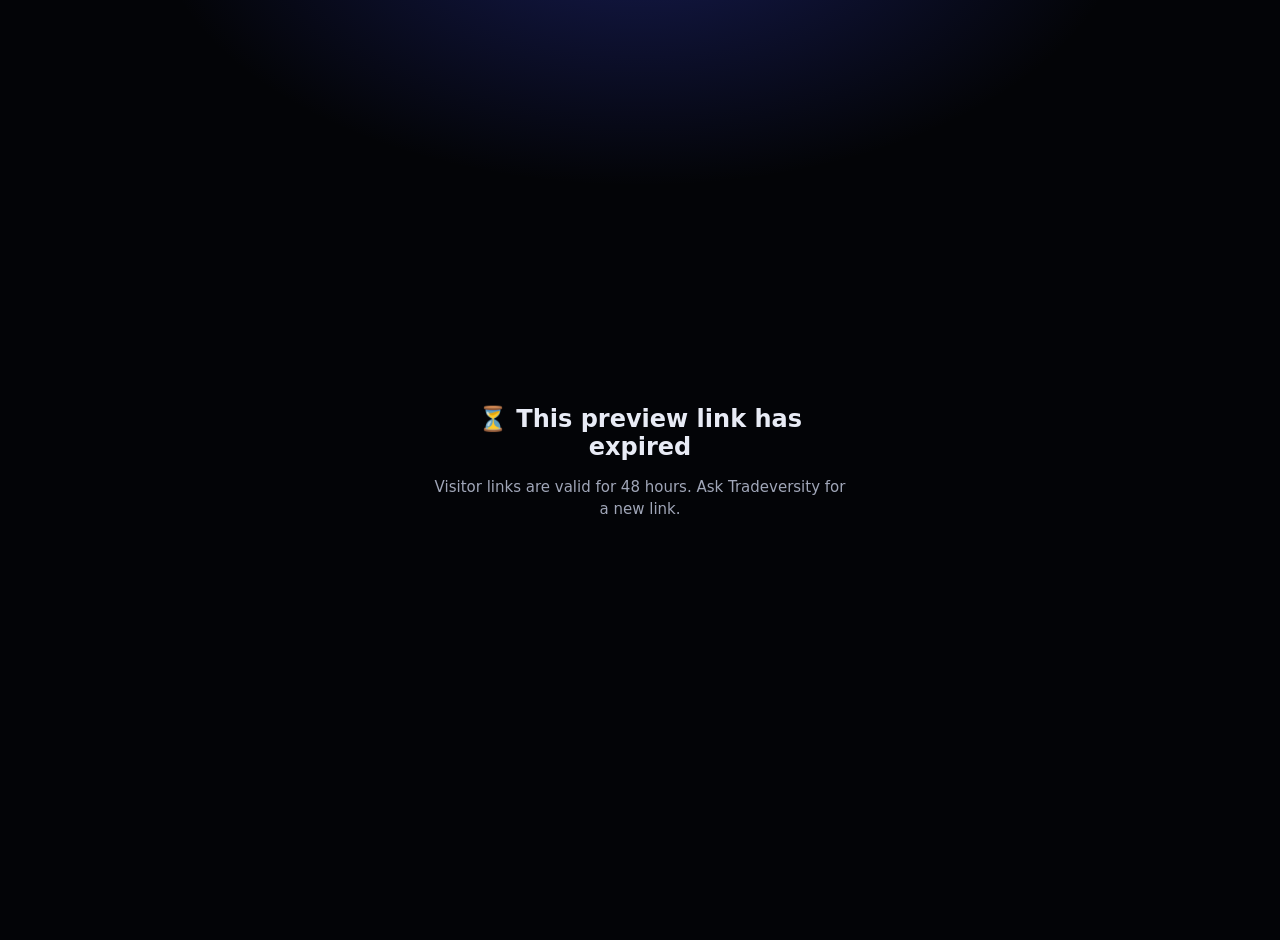
<file: preview/index.html>
<!DOCTYPE html>
<html lang="en"><head><meta charset="utf-8">
<title>TRADEVERSITY · visitor preview</title>
<meta name="viewport" content="width=device-width,initial-scale=1">
<meta name="description" content="See the Tradeversity trading journal with sample data. No account needed, nothing is saved.">
<meta property="og:title" content="TRADEVERSITY · visitor preview">
<meta property="og:description" content="See the platform with sample data. No account needed.">
<style>body{margin:0;min-height:100vh;display:grid;place-items:center;background:radial-gradient(700px 400px at 50% -10%,rgba(58,72,224,.35),transparent 70%),#030407;color:#e8ebf5;font:15px Inter,system-ui,sans-serif;text-align:center;padding:20px}
.box{max-width:420px}h1{font-size:24px;margin:0 0 10px}p{color:#a0a6b8;line-height:1.5}a.b{display:inline-block;margin-top:14px;padding:12px 22px;border-radius:999px;background:linear-gradient(180deg,#ffd27a,#f5b942);color:#1b1305;font-weight:800;text-decoration:none}</style>
</head><body><div class="box" id="box"><p>Opening the visitor preview…</p></div>
<script>
/* A visitor link is valid for 48 hours: ?e = expiry time (seconds, base 36), made by the admin dashboard. */
(function(){const q=new URLSearchParams(location.search),e=q.get("e"),exp=e?parseInt(e,36)*1000:0;
  if(exp&&Date.now()<exp&&exp-Date.now()<=49*3600e3){location.replace("../?demo=1&visit=1&e="+encodeURIComponent(e)+"#today");return}
  const ar=(navigator.language||"").startsWith("ar"),fr=(navigator.language||"").startsWith("fr");
  const T=ar?["انتهت صلاحية رابط المعاينة","روابط الزوار صالحة لمدة 48 ساعة. اطلب رابطًا جديدًا من Tradeversity.","اكتشف Tradeversity"]
    :fr?["Ce lien d'aperçu a expiré","Les liens visiteurs sont valables 48 heures. Demandez un nouveau lien à Tradeversity.","Découvrir Tradeversity"]
    :["This preview link has expired","Visitor links are valid for 48 hours. Ask Tradeversity for a new link.","Discover Tradeversity"];
  document.getElementById("box").innerHTML=`<h1>⏳ ${T[0]}</h1><p>${T[1]}</p>`;if(ar)document.body.dir="rtl"})();
</script></body></html>
</file>
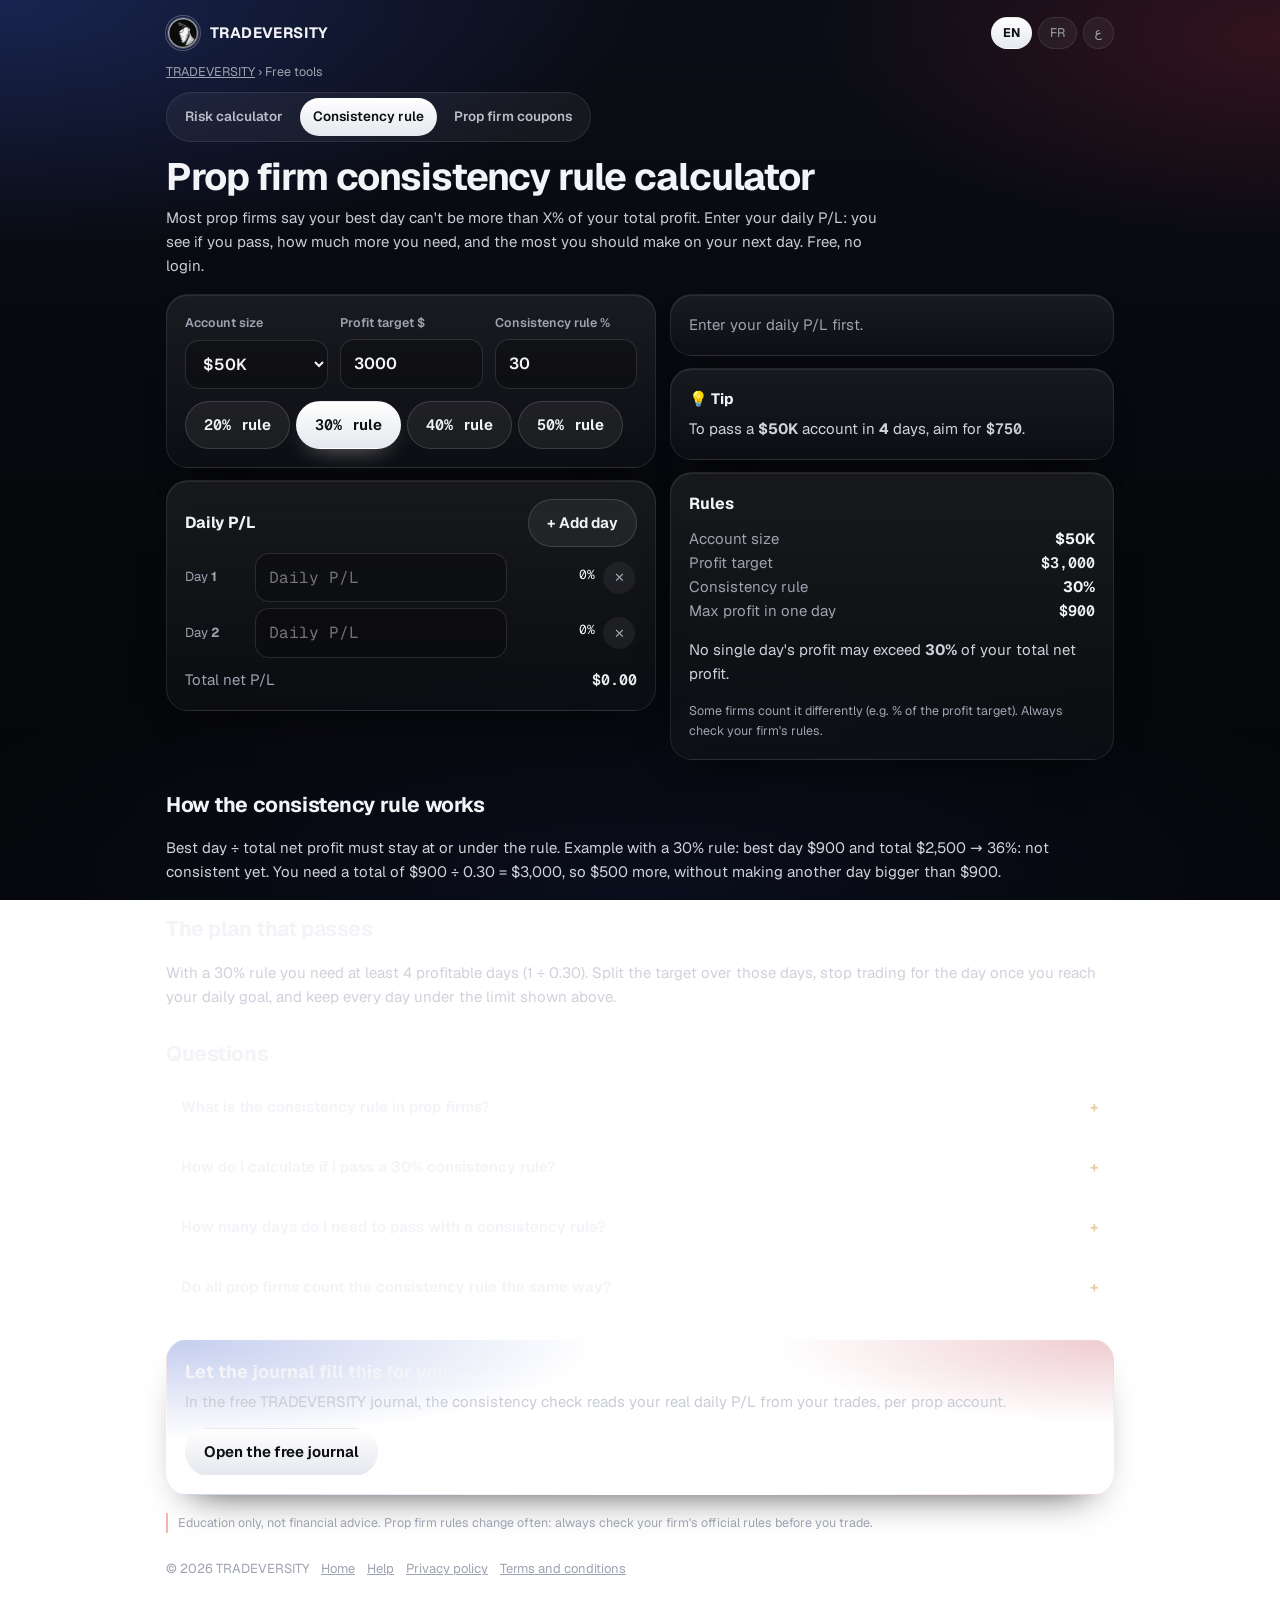
<file: consistency-rule.html>
<!DOCTYPE html>
<html lang="en" dir="ltr">
<head>
<meta charset="utf-8">
<meta http-equiv="Content-Security-Policy" content="object-src 'none'; base-uri 'self'">
<meta name="viewport" content="width=device-width,initial-scale=1,viewport-fit=cover">
<title>Prop firm consistency rule calculator (free) · TRADEVERSITY</title>
<meta name="description" content="Free consistency rule calculator for prop firm traders: check if your best day is under 20%, 30%, 40% or 50% of your total profit, how much more you need, and the most you should make on your next day. No login.">
<meta name="theme-color" content="#07080c">
<link rel="canonical" href="https://jointradeversity.com/consistency-rule.html">
<meta property="og:type" content="website"><meta property="og:site_name" content="TRADEVERSITY">
<meta property="og:url" content="https://jointradeversity.com/consistency-rule.html">
<meta property="og:title" content="Prop firm consistency rule calculator · TRADEVERSITY">
<meta property="og:description" content="Is your best day too big? Enter your daily P/L and see if you pass the consistency rule. Free, no login.">
<meta property="og:image" content="https://jointradeversity.com/brand/share-card.png?v=2">
<meta name="twitter:card" content="summary_large_image">
<link rel="icon" href="brand/logo-192.png">
<link rel="preload" href="fonts/geist-latin.woff2" as="font" type="font/woff2" crossorigin>
<link rel="preload" href="fonts/geist-mono-latin.woff2" as="font" type="font/woff2" crossorigin>
<link rel="stylesheet" href="fonts/fonts.css?v=1">
<link rel="stylesheet" href="tools.css?v=2">
<script type="application/ld+json">[{"@context":"https://schema.org","@type":"WebApplication","name":"Prop firm consistency rule calculator","url":"https://jointradeversity.com/consistency-rule.html","applicationCategory":"FinanceApplication","operatingSystem":"Any","isAccessibleForFree":true,"offers":{"@type":"Offer","price":"0","priceCurrency":"USD"},"publisher":{"@type":"Organization","name":"TRADEVERSITY","url":"https://jointradeversity.com/"}},
{"@context":"https://schema.org","@type":"BreadcrumbList","itemListElement":[{"@type":"ListItem","position":1,"name":"TRADEVERSITY","item":"https://jointradeversity.com/welcome.html"},{"@type":"ListItem","position":2,"name":"Consistency rule calculator","item":"https://jointradeversity.com/consistency-rule.html"}]},
{"@context":"https://schema.org","@type":"FAQPage","mainEntity":[
{"@type":"Question","name":"What is the consistency rule in prop firms?","acceptedAnswer":{"@type":"Answer","text":"It limits how much of your total profit can come from one day. With a 30% rule, your best day must be 30% or less of your total net profit. If one day is bigger, you must keep trading until the total is large enough."}},
{"@type":"Question","name":"How do I calculate if I pass a 30% consistency rule?","acceptedAnswer":{"@type":"Answer","text":"Divide your best day by your total net profit. Example: best day $900, total $2,500 → 36%, above 30%. You need a total of $900 ÷ 0.30 = $3,000, so $500 more without beating your best day."}},
{"@type":"Question","name":"How many days do I need to pass with a consistency rule?","acceptedAnswer":{"@type":"Answer","text":"At least 1 ÷ rule: 4 days with a 30% rule (the best day can't be more than 30%), 5 days with 20%, 3 days with 40%, 2 days with 50%. Spreading the target evenly over those days is the safest plan."}},
{"@type":"Question","name":"Do all prop firms count the consistency rule the same way?","acceptedAnswer":{"@type":"Answer","text":"No. Most compare the best day with total net profit, some compare it with the profit target, and some only apply it on funded accounts or before a payout. Always read your firm's rules."}}]}]</script>
<script>
window.T={
fr:{crumb:"Outils gratuits",n1:"Calculateur de risque",n2:"Règle de consistance",n3:"Codes promo prop firms",h1:"Calculateur de la règle de consistance des prop firms",
lead:"La plupart des prop firms disent que votre meilleur jour ne peut pas dépasser X % de votre profit total. Entrez votre P/L par jour : vous voyez si vous passez, combien il vous manque et le maximum à faire le prochain jour. Gratuit, sans connexion.",
size:"Taille du compte",tgt:"Objectif de profit $",rule:"Règle de consistance %",dpl:"P/L par jour",add:"+ Ajouter un jour",tot:"P/L net total",
s1h:"Comment fonctionne la règle de consistance",s1p:"Meilleur jour ÷ profit net total doit rester sous la règle. Exemple avec 30 % : meilleur jour 900 $ et total 2 500 $ → 36 % : pas encore consistant. Il faut un total de 900 $ ÷ 0,30 = 3 000 $, donc 500 $ de plus, sans faire un autre jour plus gros que 900 $.",
s2h:"Le plan qui passe",s2p:"Avec une règle de 30 %, il faut au moins 4 jours gagnants (1 ÷ 0,30). Répartissez l'objectif sur ces jours, arrêtez de trader une fois l'objectif du jour atteint, et gardez chaque jour sous la limite affichée.",
fh:"Questions",q1:"Qu'est-ce que la règle de consistance des prop firms ?",a1:"Elle limite la part de votre profit total qui peut venir d'un seul jour. Avec une règle de 30 %, votre meilleur jour doit faire 30 % ou moins de votre profit net total. Si un jour est plus gros, vous devez continuer jusqu'à ce que le total soit assez grand.",
q2:"Comment savoir si je passe une règle de 30 % ?",a2:"Divisez votre meilleur jour par votre profit net total. Exemple : meilleur jour 900 $, total 2 500 $ → 36 %, au-dessus de 30 %. Il faut un total de 900 $ ÷ 0,30 = 3 000 $, donc 500 $ de plus sans battre votre meilleur jour.",
q3:"Combien de jours faut-il pour passer avec une règle de consistance ?",a3:"Au moins 1 ÷ règle : 4 jours avec 30 %, 5 jours avec 20 %, 3 jours avec 40 %, 2 jours avec 50 %. Répartir l'objectif de façon égale sur ces jours est le plan le plus sûr.",
q4:"Toutes les prop firms comptent-elles la règle de la même façon ?",a4:"Non. La plupart comparent le meilleur jour au profit net total, certaines à l'objectif de profit, et certaines ne l'appliquent que sur les comptes financés ou avant un retrait. Lisez toujours les règles de votre prop firm.",
ctah:"Laissez le journal remplir ça pour vous",ctap:"Dans le journal TRADEVERSITY gratuit, la vérification de consistance lit votre vrai P/L par jour depuis vos trades, par compte prop.",ctab:"Ouvrir le journal gratuit",
risk:"Uniquement éducatif, pas un conseil financier. Les règles des prop firms changent souvent : vérifiez toujours les règles officielles de votre prop firm avant de trader.",
home:"Accueil",help:"Aide",priv:"Politique de confidentialité",terms:"Conditions générales",
day:"Jour",ph:"P/L du jour",rm:"Retirer",ruleTxt:"règle",enterT:"Entrez l'objectif et le % de la règle.",enterD:"Entrez d'abord votre P/L par jour.",
pass:"✔ Objectif atteint et consistant : vous pouvez demander le retrait / passer",soFar:"✔ Consistant pour l'instant. Continuez : il reste",notYet1:"✖ Pas encore consistant : le meilleur jour fait",notYet2:"du total (max",notYet3:"Faites",notYet4:"de plus sans battre votre meilleur jour.",
share:"Part du meilleur jour",bestday:"meilleur jour",max:"max",need:"Profit total nécessaire",eqT:"= objectif de profit",yourBest:"votre meilleur jour",today:"Prochain jour : ne faites pas plus de",todaySub:"Au-delà, il devient votre nouveau meilleur jour et augmente le profit nécessaire.",
tipT:"Conseil",tip1:"Pour passer un compte",tip2:"en",tip3:"jours, visez des jours de",rules:"Règles",maxDay:"Profit max en un jour",noDay:"Aucun jour ne peut dépasser",noDay2:"de votre profit net total.",diff:"Certaines prop firms comptent autrement (par ex. % de l'objectif). Vérifiez toujours les règles de votre prop firm."},
ar:{crumb:"أدوات مجانية",n1:"حاسبة المخاطرة",n2:"قاعدة الثبات",n3:"أكواد خصم شركات التمويل",h1:"حاسبة قاعدة الثبات لشركات التمويل",
lead:"معظم شركات التمويل تشترط ألا يتجاوز أفضل يوم X% من ربحك الكلي. أدخل ربحك/خسارتك اليومية: ترى هل تنجح، كم يلزمك بعد، وأقصى ربح ليومك التالي. مجانية وبدون تسجيل دخول.",
size:"حجم الحساب",tgt:"هدف الربح $",rule:"قاعدة الثبات %",dpl:"الربح/الخسارة اليومية",add:"+ إضافة يوم",tot:"صافي الربح الكلي",
s1h:"كيف تعمل قاعدة الثبات",s1p:"أفضل يوم ÷ صافي الربح الكلي يجب أن يبقى عند القاعدة أو تحتها. مثال بقاعدة 30%: أفضل يوم 900$ والمجموع 2500$ ← 36%: غير ثابت بعد. تحتاج مجموعاً قدره 900$ ÷ 0.30 = 3000$، أي 500$ إضافية دون أن يتجاوز أي يوم آخر 900$.",
s2h:"الخطة التي تنجح",s2p:"بقاعدة 30% تحتاج 4 أيام رابحة على الأقل (1 ÷ 0.30). وزّع الهدف على هذه الأيام، توقف عن التداول عند بلوغ هدف اليوم، وأبقِ كل يوم تحت الحد المعروض.",
fh:"أسئلة",q1:"ما هي قاعدة الثبات في شركات التمويل؟",a1:"تحدّ من نسبة ربحك الكلي التي يمكن أن تأتي من يوم واحد. بقاعدة 30%، يجب أن يكون أفضل يوم 30% أو أقل من صافي ربحك الكلي. إن كان يوم أكبر، عليك مواصلة التداول حتى يكبر المجموع بما يكفي.",
q2:"كيف أعرف إن كنت أنجح في قاعدة 30%؟",a2:"اقسم أفضل يوم على صافي ربحك الكلي. مثال: أفضل يوم 900$، المجموع 2500$ ← 36%، فوق 30%. تحتاج مجموعاً قدره 900$ ÷ 0.30 = 3000$، أي 500$ إضافية دون تجاوز أفضل يوم.",
q3:"كم يوماً أحتاج للنجاح مع قاعدة الثبات؟",a3:"على الأقل 1 ÷ القاعدة: 4 أيام بقاعدة 30%، 5 أيام بـ 20%، 3 أيام بـ 40%، يومان بـ 50%. توزيع الهدف بالتساوي على هذه الأيام هو الخطة الأكثر أماناً.",
q4:"هل تحسب كل شركات التمويل القاعدة بنفس الطريقة؟",a4:"لا. معظمها يقارن أفضل يوم بصافي الربح الكلي، بعضها يقارنه بهدف الربح، وبعضها يطبقها فقط على الحسابات الممولة أو قبل السحب. اقرأ دائماً قواعد شركتك.",
ctah:"دع اليوميات تملأ هذا عنك",ctap:"في يوميات TRADEVERSITY المجانية، فحص الثبات يقرأ ربحك اليومي الحقيقي من صفقاتك، لكل حساب تمويل.",ctab:"افتح اليوميات المجانية",
risk:"للتعليم فقط، وليس نصيحة مالية. قواعد شركات التمويل تتغير كثيراً: تحقق دائماً من القواعد الرسمية لشركتك قبل التداول.",
home:"الرئيسية",help:"المساعدة",priv:"سياسة الخصوصية",terms:"الشروط والأحكام",
day:"يوم",ph:"ربح/خسارة اليوم",rm:"حذف",ruleTxt:"قاعدة",enterT:"أدخل الهدف ونسبة القاعدة.",enterD:"أدخل ربحك/خسارتك اليومية أولاً.",
pass:"✔ تم بلوغ الهدف مع الثبات: يمكنك طلب السحب / النجاح",soFar:"✔ ثابت حتى الآن. واصل: يتبقى",notYet1:"✖ غير ثابت بعد: أفضل يوم يمثل",notYet2:"من المجموع (الحد",notYet3:"حقق",notYet4:"إضافية دون تجاوز أفضل يوم.",
share:"نسبة أفضل يوم",bestday:"أفضل يوم",max:"الحد",need:"الربح الكلي المطلوب",eqT:"= هدف الربح",yourBest:"أفضل يوم لك",today:"اليوم التالي: لا تتجاوز",todaySub:"فوق هذا المبلغ يصبح أفضل يوم جديد ويرفع الربح المطلوب.",
tipT:"نصيحة",tip1:"للنجاح في حساب",tip2:"خلال",tip3:"أيام، استهدف أياماً بربح",rules:"القواعد",maxDay:"أقصى ربح في يوم واحد",noDay:"لا يمكن لأي يوم أن يتجاوز",noDay2:"من صافي ربحك الكلي.",diff:"بعض الشركات تحسبها بطريقة أخرى (مثلاً % من الهدف). تحقق دائماً من قواعد شركتك."}};
</script>
<script src="tools.js?v=2"></script>
</head>
<body>
<main class="wrap">
 <div class="top"><a class="brand" href="welcome.html"><i></i>TRADEVERSITY</a>
  <div class="langs" role="group" aria-label="Language"><button type="button" data-l="en">EN</button><button type="button" data-l="fr">FR</button><button type="button" data-l="ar">ع</button></div></div>
 <nav class="crumbs" aria-label="Breadcrumb"><a href="welcome.html">TRADEVERSITY</a> › <span data-t="crumb">Free tools</span></nav>
 <nav class="tnav" aria-label="Free tools"><a href="risk-calculator.html" data-t="n1">Risk calculator</a><a class="on" href="consistency-rule.html" data-t="n2">Consistency rule</a><a href="prop-firm-coupons.html" data-t="n3">Prop firm coupons</a></nav>

 <h1 data-t="h1">Prop firm consistency rule calculator</h1>
 <p class="lead" data-t="lead">Most prop firms say your best day can't be more than X% of your total profit. Enter your daily P/L: you see if you pass, how much more you need, and the most you should make on your next day. Free, no login.</p>

 <div class="cols">
  <div class="grid">
   <div class="card grid">
    <div class="grid g3">
     <label class="f"><span data-t="size">Account size</span><select class="i" id="size"></select></label>
     <label class="f"><span data-t="tgt">Profit target $</span><input class="i" id="tgt" type="number" inputmode="decimal" step="any"></label>
     <label class="f"><span data-t="rule">Consistency rule %</span><input class="i" id="pct" type="number" inputmode="decimal" step="any"></label>
    </div>
    <div class="pills" id="pills"></div>
   </div>
   <div class="card">
    <div class="row" style="justify-content:space-between;margin-bottom:6px"><h2 class="h3" style="margin:0" data-t="dpl">Daily P/L</h2><button class="btn" id="add" type="button" data-t="add">+ Add day</button></div>
    <div id="rows"></div>
    <div class="row" style="justify-content:space-between;margin-top:10px"><span class="mut" data-t="tot">Total net P/L</span><b class="mono" id="tot"></b></div>
   </div>
  </div>
  <div class="grid"><div id="out"></div><div id="side"></div></div>
 </div>

 <section class="prose">
  <h2 data-t="s1h">How the consistency rule works</h2>
  <p data-t="s1p">Best day ÷ total net profit must stay at or under the rule. Example with a 30% rule: best day $900 and total $2,500 → 36%: not consistent yet. You need a total of $900 ÷ 0.30 = $3,000, so $500 more, without making another day bigger than $900.</p>
  <h2 data-t="s2h">The plan that passes</h2>
  <p data-t="s2p">With a 30% rule you need at least 4 profitable days (1 ÷ 0.30). Split the target over those days, stop trading for the day once you reach your daily goal, and keep every day under the limit shown above.</p>
 </section>

 <h2 data-t="fh">Questions</h2>
 <details class="q"><summary data-t="q1">What is the consistency rule in prop firms?</summary><p data-t="a1">It limits how much of your total profit can come from one day. With a 30% rule, your best day must be 30% or less of your total net profit. If one day is bigger, you must keep trading until the total is large enough.</p></details>
 <details class="q"><summary data-t="q2">How do I calculate if I pass a 30% consistency rule?</summary><p data-t="a2">Divide your best day by your total net profit. Example: best day $900, total $2,500 → 36%, above 30%. You need a total of $900 ÷ 0.30 = $3,000, so $500 more without beating your best day.</p></details>
 <details class="q"><summary data-t="q3">How many days do I need to pass with a consistency rule?</summary><p data-t="a3">At least 1 ÷ rule: 4 days with a 30% rule (the best day can't be more than 30%), 5 days with 20%, 3 days with 40%, 2 days with 50%. Spreading the target evenly over those days is the safest plan.</p></details>
 <details class="q"><summary data-t="q4">Do all prop firms count the consistency rule the same way?</summary><p data-t="a4">No. Most compare the best day with total net profit, some compare it with the profit target, and some only apply it on funded accounts or before a payout. Always read your firm's rules.</p></details>

 <div class="card cta"><div><b data-t="ctah">Let the journal fill this for you</b><p data-t="ctap">In the free TRADEVERSITY journal, the consistency check reads your real daily P/L from your trades, per prop account.</p></div><a class="btn pri" href="index.html" data-t="ctab">Open the free journal</a></div>
 <p class="risk" data-t="risk">Education only, not financial advice. Prop firm rules change often: always check your firm's official rules before you trade.</p>
 <footer><span>© <span id="yr"></span> TRADEVERSITY</span><a href="welcome.html" data-t="home">Home</a><a href="support.html" data-t="help">Help</a><a href="privacy.html" data-t="priv">Privacy policy</a><a href="terms.html" data-t="terms">Terms and conditions</a></footer>
</main>

<script>
(function(){
var t=function(k,en){return TV.t(k,en)},M=TV.money,N=TV.num,P=TV.pct,E=TV.esc,$=function(s){return document.querySelector(s)},$$=function(s){return [].slice.call(document.querySelectorAll(s))};
var SIZES=[25000,50000,75000,100000,150000,200000],kT=function(v){return v>=1000?"$"+(+(v/1000).toFixed(1))+"K":M(v,0)};
var KEY="tv_pub_cons",c;try{c=JSON.parse(localStorage.getItem(KEY))}catch(e){}
c=c||{size:50000,target:3000,pct:30,days:["",""]};if(!Array.isArray(c.days)||!c.days.length)c.days=["",""];
var save=function(){try{localStorage.setItem(KEY,JSON.stringify(c))}catch(e){}};
var vals=function(){return c.days.map(function(v){var n=N(v);return isFinite(n)?n:0})};
function head(){$("#size").innerHTML=SIZES.map(function(s){return '<option value="'+s+'"'+(N(c.size)===s?" selected":"")+'>'+kT(s)+'</option>'}).join("");$("#tgt").value=c.target;$("#pct").value=c.pct;
 $("#pills").innerHTML=[20,30,40,50].map(function(p){return '<button type="button" class="btn'+(N(c.pct)===p?" pri":"")+'" data-p="'+p+'"><b class="mono">'+p+'%</b>&nbsp;'+t("ruleTxt","rule")+'</button>'}).join("");
 $$("#pills button").forEach(function(b){b.onclick=function(){c.pct=+b.dataset.p;save();head();rows();calc()}})}
function rows(){$("#rows").innerHTML=c.days.map(function(v,i){return '<div class="cs-row" data-r="'+i+'"><span class="d">'+t("day","Day")+' <b>'+(i+1)+'</b></span><input class="i mono" type="number" inputmode="decimal" step="any" data-i="'+i+'" value="'+E(v)+'" placeholder="'+E(t("ph","Daily P/L"))+'"><span class="cs-sh mono"><span>0%</span><i></i></span><button class="cs-x" type="button" data-x="'+i+'" aria-label="'+E(t("rm","Remove"))+'">✕</button></div>'}).join("");
 $$("#rows input").forEach(function(inp){inp.oninput=function(){c.days[+inp.dataset.i]=inp.value;save();calc()}});
 $$("#rows .cs-x").forEach(function(b){b.onclick=function(){c.days.splice(+b.dataset.x,1);if(!c.days.length)c.days=[""];save();rows();calc()}})}
function calc(){var Pc=N(c.pct)/100,T=N(c.target),vs=vals(),tot=vs.reduce(function(a,b){return a+b},0),best=Math.max.apply(null,[0].concat(vs));
 $$("#rows .cs-row").forEach(function(r,i){var x=vs[i],sh=tot>0&&x>0?x/tot:0;r.classList.toggle("over",Pc>0&&sh>Pc+1e-9);r.querySelector(".cs-sh span").textContent=P(sh,0);r.querySelector(".cs-sh i").style.width=Math.min(100,sh*100)+"%"});
 $("#tot").textContent=M(tot);$("#tot").style.color=tot>0?"var(--ok)":tot<0?"var(--bad)":"";
 var n=Pc>0?Math.ceil(1/Pc-1e-9):0;
 $("#side").innerHTML=(Pc>0&&T>0?'<div class="card" style="margin-bottom:12px"><b>💡 '+t("tipT","Tip")+'</b><p style="margin:6px 0 0;color:#cfd2da">'+t("tip1","To pass a")+' <b>'+kT(N(c.size))+'</b> '+t("tip2","account in")+' <b>'+n+'</b> '+t("tip3","days, aim for")+' <b class="mono">'+M(T/n,0)+'</b>.</p></div>':"")
  +'<div class="card"><h2 class="h3">'+t("rules","Rules")+'</h2><div class="row" style="justify-content:space-between"><span class="mut">'+t("size","Account size")+'</span><b>'+kT(N(c.size))+'</b></div>'
  +'<div class="row" style="justify-content:space-between"><span class="mut">'+t("tgt","Profit target $").replace(" $","")+'</span><b class="mono">'+M(T,0)+'</b></div>'
  +'<div class="row" style="justify-content:space-between"><span class="mut">'+t("rule","Consistency rule %").replace(" %","")+'</span><b>'+c.pct+'%</b></div>'
  +'<div class="row" style="justify-content:space-between"><span class="mut">'+t("maxDay","Max profit in one day")+'</span><b class="mono">'+M(T*Pc,0)+'</b></div>'
  +'<p style="color:#cfd2da">'+t("noDay","No single day's profit may exceed")+' <b>'+c.pct+'%</b> '+t("noDay2","of your total net profit.")+'</p><p class="mut" style="font-size:12.5px;margin:0">'+t("diff","Some firms count it differently (e.g. % of the profit target). Always check your firm's rules.")+'</p></div>';
 if(!(Pc>0&&Pc<=1)||!(T>0)){$("#out").innerHTML='<div class="card mut">'+t("enterT","Enter the target and rule %.")+'</div>';return}
 if(!vs.some(function(v){return v})){$("#out").innerHTML='<div class="card mut">'+t("enterD","Enter your daily P/L first.")+'</div>';return}
 var need=Math.max(T,best>0?best/Pc:0),remain=Math.max(0,need-tot),ratio=tot>0?best/tot:NaN,ok=tot>0&&best<=tot*Pc+1e-9,maxToday=Math.max(0,(Pc*tot-best)/(1-Pc));
 var stt=ok&&tot>=T?'<div class="status good">'+t("pass","✔ Target reached and consistent: you can request a payout / pass")+'</div>'
  :ok?'<div class="status mid">'+t("soFar","✔ Consistent so far. Keep going:")+' <b class="mono">'+M(remain,0)+'</b></div>'
  :'<div class="status bad">'+t("notYet1","✖ Not consistent yet: best day is")+' '+P(ratio,1)+' '+t("notYet2","of total (max")+' '+c.pct+'%). '+t("notYet3","Make")+' <b class="mono">'+M(remain,0)+'</b> '+t("notYet4","more without beating your best day.")+'</div>';
 var tile=function(lab,val,sub,col){return '<div class="tile"><div class="ty">'+lab+'</div><div class="n mono" style="font-size:30px'+(col?";color:"+col:"")+'">'+val+'</div><div class="mut" style="font-size:12.5px">'+sub+'</div></div>'};
 $("#out").innerHTML='<div class="card grid" style="margin-bottom:12px">'+stt+'<div class="tiles">'
  +tile(t("share","Best day share"),isFinite(ratio)?P(ratio,1):"—",t("bestday","best day")+" "+M(best,0)+" · "+t("max","max")+" "+c.pct+"%",ok?"var(--ok)":"var(--bad)")
  +tile(t("need","Total profit you need"),M(need,0),best>0&&best/Pc>T?t("yourBest","your best day")+" "+M(best,0)+" ÷ "+c.pct+"%":t("eqT","= profit target"))
  +'</div>'+(remain>0?tile(t("today","Next day: don't make more than"),M(Math.max(maxToday,best),0),t("todaySub","Above this, it becomes your new best day and raises the profit you need.")):"")+'</div>'}
$("#size").onchange=function(){c.size=+this.value;var d={25000:1500,50000:3000,75000:4500,100000:6000,150000:9000,200000:12000}[c.size];if(d)c.target=d;save();head();calc()};
$("#tgt").oninput=function(){c.target=this.value;save();calc()};
$("#pct").oninput=function(){c.pct=this.value;save();calc()};
$("#add").onclick=function(){c.days.push("");save();rows();calc();var l=$$("#rows input");if(l.length)l[l.length-1].focus()};
window.onLang=function(){head();rows();calc()};head();rows();calc();
})();
</script>
<script src="promo-e2t.js?v=1" data-place="consistency page" defer></script>
</body>
</html>
</file>
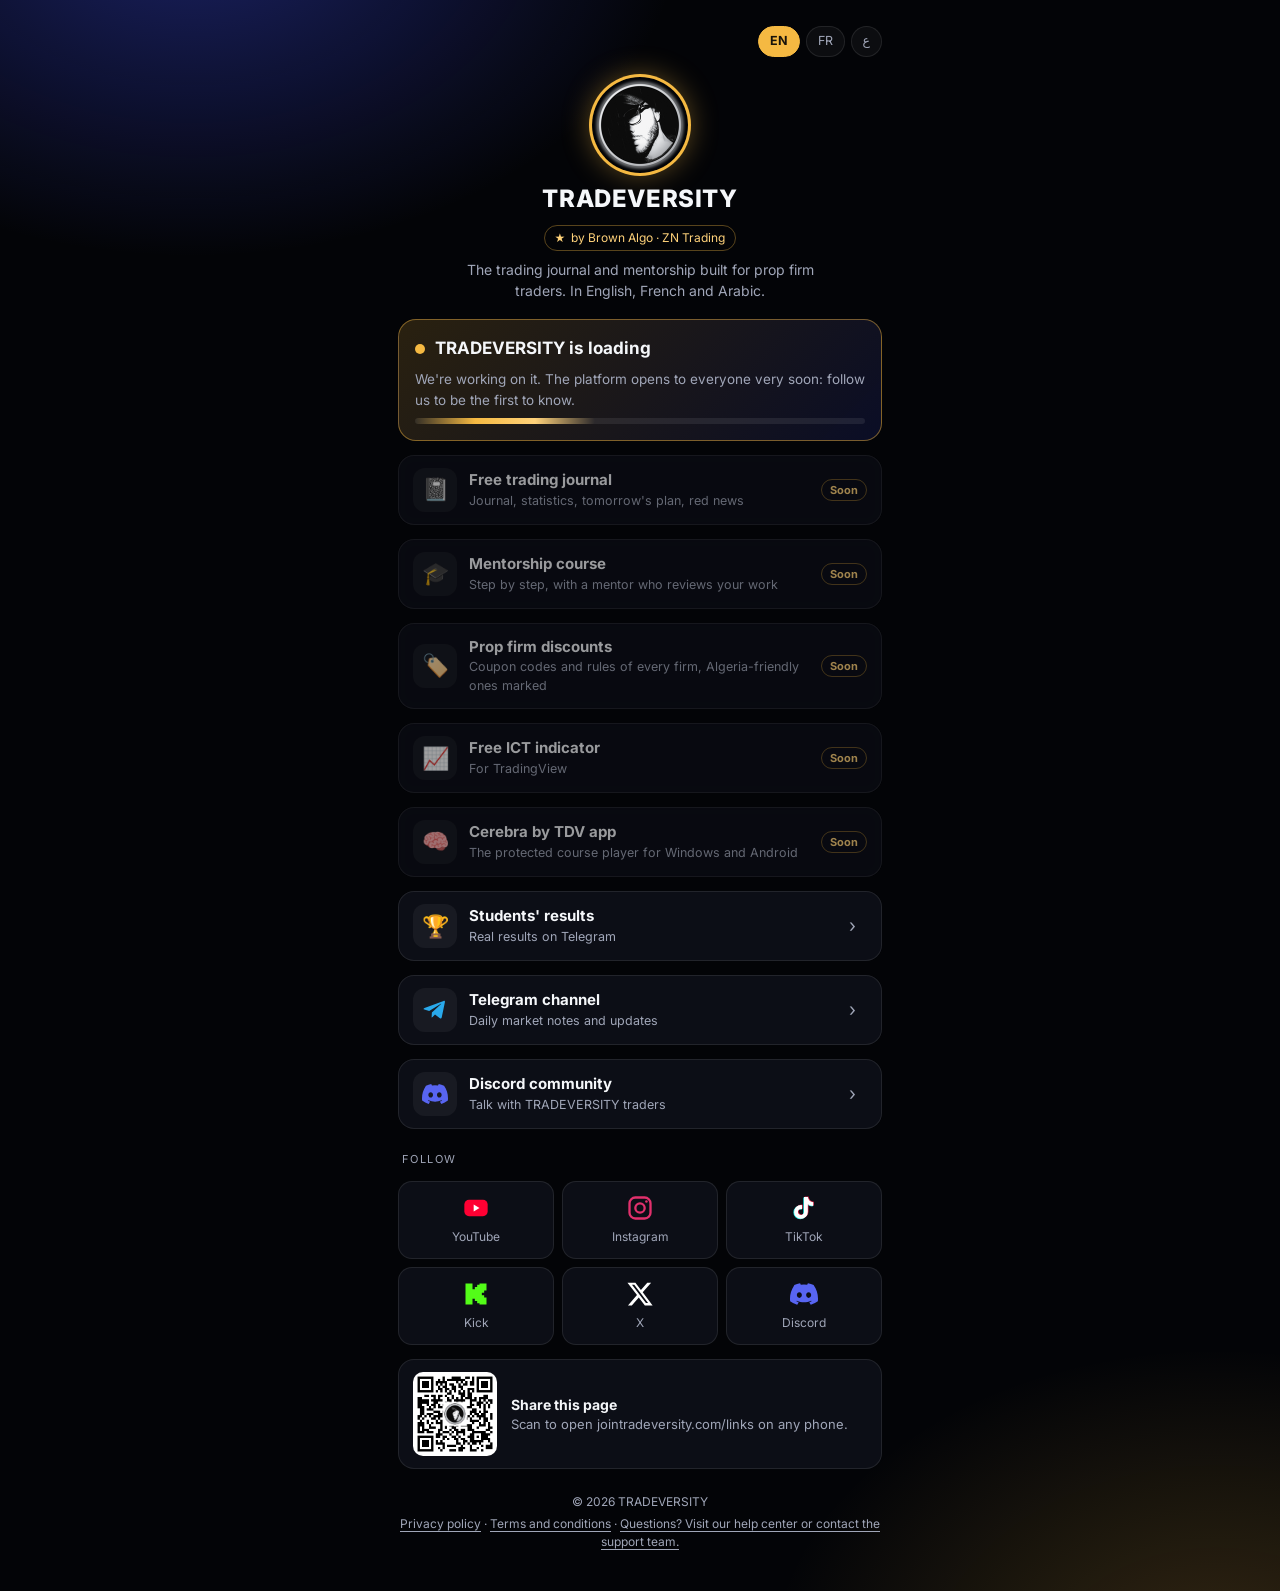
<file: links.html>
<!DOCTYPE html>
<html lang="en" dir="ltr">
<head>
<meta charset="utf-8">
<meta name="viewport" content="width=device-width,initial-scale=1,viewport-fit=cover">
<title>TRADEVERSITY · All links</title>
<meta name="description" content="TRADEVERSITY is coming soon: free trading journal, prop firm discounts and the Mentorship course. Follow Brown Algo meanwhile.">
<meta name="theme-color" content="#030407">
<link rel="canonical" href="https://jointradeversity.com/links">
<meta property="og:type" content="website">
<meta property="og:site_name" content="TRADEVERSITY">
<meta property="og:url" content="https://jointradeversity.com/links">
<meta property="og:title" content="TRADEVERSITY · All links">
<meta property="og:description" content="Coming soon: free trading journal, prop firm discounts and the Mentorship course. Follow us meanwhile.">
<meta property="og:image" content="https://jointradeversity.com/brand/share-card.png">
<meta property="og:image:width" content="1200"><meta property="og:image:height" content="630">
<meta name="twitter:card" content="summary_large_image">
<meta name="twitter:image" content="https://jointradeversity.com/brand/share-card.png">
<link rel="icon" href="brand/logo-192.png">
<link rel="stylesheet" href="fonts/fonts.css?v=1">
<style>
:root{--bg:#030407;--panel:rgba(16,18,28,.78);--line:rgba(255,255,255,.09);--tx:#f5f7fa;--mut:#a0a6b8;--g:#f5b942;--g2:#ffd27a}
*{box-sizing:border-box;margin:0;padding:0}
html,body{min-height:100%;background:radial-gradient(700px 480px at 15% -5%,rgba(58,72,224,.42),transparent 70%),radial-gradient(640px 460px at 95% 105%,rgba(245,185,66,.2),transparent 70%),var(--bg);color:var(--tx);font:15px/1.5 Inter,system-ui,sans-serif;-webkit-font-smoothing:antialiased}
html[lang=ar] body{font-family:Cairo,Inter,sans-serif}
a{color:inherit;text-decoration:none}
.wrap{max-width:520px;margin:0 auto;padding:max(26px,env(safe-area-inset-top)) 18px 40px;display:grid;gap:14px}
.langs{display:flex;justify-content:flex-end;gap:6px}
.langs button{border:1px solid var(--line);background:rgba(255,255,255,.04);color:var(--mut);border-radius:999px;padding:5px 11px;font:inherit;font-size:12.5px;cursor:pointer}
.langs button.on{background:var(--g);color:#17130a;border-color:var(--g);font-weight:700}
.prof{display:grid;justify-items:center;gap:8px;text-align:center;margin:6px 0 4px}
.av{width:96px;height:96px;border-radius:50%;background:url(brand/logo-192.png) center/cover;box-shadow:0 0 0 3px var(--g),0 0 30px rgba(245,185,66,.45)}
.prof h1{font-size:24px;font-weight:800;letter-spacing:.6px}
.prof p{color:var(--mut);font-size:14px;max-width:380px}
.verified{display:inline-flex;align-items:center;gap:6px;font-size:12px;color:var(--g2);border:1px solid rgba(245,185,66,.35);border-radius:999px;padding:3px 10px}
.btn{display:grid;grid-template-columns:44px minmax(0,1fr) 18px;align-items:center;gap:12px;padding:12px 14px;border-radius:16px;background:var(--panel);border:1px solid var(--line);backdrop-filter:blur(8px);transition:transform .15s,border-color .2s,background .2s}
.btn:hover,.btn:focus-visible{transform:translateY(-2px);border-color:rgba(245,185,66,.55);background:rgba(28,30,44,.85)}
.btn:focus-visible{outline:2px solid var(--g);outline-offset:2px}
.btn .ic{width:44px;height:44px;border-radius:12px;display:grid;place-items:center;font-size:22px;background:rgba(255,255,255,.05)}
.btn b{display:block;font-size:15px}.btn small{display:block;color:var(--mut);font-size:12.5px}
.btn .ar{color:var(--mut);font-size:18px}html[dir=rtl] .btn .ar{transform:scaleX(-1)}
.btn.main{background:linear-gradient(135deg,rgba(245,185,66,.95),rgba(255,210,122,.95));color:#17130a;border-color:transparent}
.btn.main small{color:#4a3a12}.btn.main .ic{background:rgba(0,0,0,.1)}.btn.main .ar{color:#4a3a12}
.launch{padding:16px;border-radius:18px;background:linear-gradient(135deg,rgba(245,185,66,.16),rgba(58,72,224,.14));border:1px solid rgba(245,185,66,.45);display:grid;gap:8px}
.lh{display:flex;align-items:center;gap:10px}.lh b{font-size:17px}
.dot{width:10px;height:10px;border-radius:50%;background:var(--g);box-shadow:0 0 0 0 rgba(245,185,66,.7);animation:pulse 1.6s infinite}
@keyframes pulse{0%{box-shadow:0 0 0 0 rgba(245,185,66,.7)}70%{box-shadow:0 0 0 10px rgba(245,185,66,0)}100%{box-shadow:0 0 0 0 rgba(245,185,66,0)}}
.launch p{color:var(--mut);font-size:13.5px}
.load{height:6px;border-radius:6px;background:rgba(255,255,255,.08);overflow:hidden;position:relative}
.load i{position:absolute;inset:0 auto 0 0;width:40%;border-radius:6px;background:linear-gradient(90deg,transparent,var(--g),var(--g2),transparent);animation:slide 1.8s ease-in-out infinite}
@keyframes slide{0%{left:-40%}100%{left:100%}}
.btn.soon{opacity:.62;cursor:default}.btn.soon:hover{transform:none;border-color:var(--line);background:var(--panel)}
.badge{font-size:11px;font-weight:700;color:var(--g2);border:1px solid rgba(245,185,66,.4);border-radius:999px;padding:2px 8px;white-space:nowrap}
.btn.soon{grid-template-columns:44px minmax(0,1fr) auto}
.sec{font-size:11px;letter-spacing:1.4px;text-transform:uppercase;color:var(--mut);margin:8px 4px 0}
.soc{display:grid;grid-template-columns:repeat(3,minmax(0,1fr));gap:8px}
.soc a{display:grid;justify-items:center;gap:6px;padding:12px 6px;border-radius:14px;background:var(--panel);border:1px solid var(--line);font-size:12px;color:var(--mut);transition:transform .15s,border-color .2s}
.soc a:hover,.soc a:focus-visible{transform:translateY(-2px);border-color:rgba(245,185,66,.55);color:var(--tx)}
.soc svg{width:28px;height:28px}
.qr{display:flex;gap:14px;align-items:center;padding:12px 14px;border-radius:16px;background:var(--panel);border:1px solid var(--line)}
.qr img{width:84px;height:84px;border-radius:10px;background:#fff}
.qr p{font-size:13px;color:var(--mut)}.qr b{color:var(--tx);display:block;font-size:14px}
.foot{text-align:center;color:var(--mut);font-size:12px;margin-top:10px;display:grid;gap:4px}
.foot a{text-decoration:underline;text-underline-offset:3px}
@media (prefers-reduced-motion:reduce){.btn,.soc a{transition:none}.dot,.load i{animation:none}.load i{left:30%}}
</style>
</head>
<body>
<main class="wrap">
  <div class="langs" role="group" aria-label="Language"><button type="button" data-l="en">EN</button><button type="button" data-l="fr">FR</button><button type="button" data-l="ar">ع</button></div>
  <header class="prof">
    <div class="av" role="img" aria-label="Brown Algo"></div>
    <h1>TRADEVERSITY</h1>
    <span class="verified">★ <span data-t="by">by Brown Algo · ZN Trading</span></span>
    <p data-t="bio">The trading journal and mentorship built for prop firm traders. In English, French and Arabic.</p>
  </header>

  <section class="launch" aria-live="polite"><div class="lh"><span class="dot"></span><b data-t="soon">TRADEVERSITY is loading</b></div>
    <p data-t="soons">We're working on it. The platform opens to everyone very soon: follow us to be the first to know.</p>
    <div class="load" role="progressbar" aria-label="Launch progress" aria-valuetext="In progress"><i></i></div></section>
  <div class="btn soon" aria-disabled="true"><span class="ic">📓</span><span><b data-t="j">Free trading journal</b><small data-t="js">Journal, statistics, tomorrow's plan, red news</small></span><span class="badge" data-t="cs1">Soon</span></div>
  <div class="btn soon" aria-disabled="true"><span class="ic">🎓</span><span><b data-t="c">Mentorship course</b><small data-t="cs">Step by step, with a mentor who reviews your work</small></span><span class="badge" data-t="cs2">Soon</span></div>
  <div class="btn soon" aria-disabled="true"><span class="ic">🏷️</span><span><b data-t="p">Prop firm discounts</b><small data-t="ps">Coupon codes and rules of every firm, Algeria-friendly ones marked</small></span><span class="badge" data-t="cs3">Soon</span></div>
  <div class="btn soon" aria-disabled="true"><span class="ic">📈</span><span><b data-t="i">Free ICT indicator</b><small data-t="is">For TradingView</small></span><span class="badge" data-t="cs4">Soon</span></div>
  <div class="btn soon" aria-disabled="true"><span class="ic">🧠</span><span><b data-t="a">Cerebra by TDV app</b><small data-t="as">The protected course player for Windows and Android</small></span><span class="badge" data-t="cs5">Soon</span></div>
  <a class="btn" href="https://t.me/tradeversity_feedbackresult" target="_blank" rel="noopener"><span class="ic">🏆</span><span><b data-t="r">Students' results</b><small data-t="rs">Real results on Telegram</small></span><span class="ar">›</span></a>
  <a class="btn" href="https://t.me/brown_algo" target="_blank" rel="noopener"><span class="ic"><svg viewBox="0 0 24 24" width="24" height="24" aria-hidden="true"><path fill="#29a9eb" d="M21.9 4.3 18.7 19.4c-.2 1-.9 1.3-1.8.8l-4.9-3.6-2.4 2.3c-.3.3-.5.5-1 .5l.3-5 9.2-8.3c.4-.4-.1-.6-.6-.2L6.2 13l-4.9-1.5c-1-.3-1.1-1 .2-1.6L20.6 2.9c.9-.3 1.6.2 1.3 1.4z"/></svg></span><span><b data-t="t">Telegram channel</b><small data-t="ts">Daily market notes and updates</small></span><span class="ar">›</span></a>

  <a class="btn" href="https://discord.gg/4GmSAwuBZ" target="_blank" rel="noopener"><span class="ic"><svg viewBox="0 0 24 24" width="26" height="26" aria-hidden="true"><path fill="#5865F2" d="M20.317 4.37a19.791 19.791 0 0 0-4.885-1.515.074.074 0 0 0-.079.037c-.21.375-.444.864-.608 1.25a18.27 18.27 0 0 0-5.487 0 12.64 12.64 0 0 0-.617-1.25.077.077 0 0 0-.079-.037A19.736 19.736 0 0 0 3.677 4.37a.07.07 0 0 0-.032.027C.533 9.046-.32 13.58.099 18.057a.082.082 0 0 0 .031.057 19.9 19.9 0 0 0 5.993 3.03.078.078 0 0 0 .084-.028 14.09 14.09 0 0 0 1.226-1.994.076.076 0 0 0-.041-.106 13.107 13.107 0 0 1-1.872-.892.077.077 0 0 1-.008-.128 10.2 10.2 0 0 0 .372-.292.074.074 0 0 1 .077-.01c3.928 1.793 8.18 1.793 12.062 0a.074.074 0 0 1 .078.01c.12.098.246.198.373.292a.077.077 0 0 1-.006.127 12.299 12.299 0 0 1-1.873.892.077.077 0 0 0-.041.107c.36.698.772 1.362 1.225 1.993a.076.076 0 0 0 .084.028 19.839 19.839 0 0 0 6.002-3.03.077.077 0 0 0 .032-.054c.5-5.177-.838-9.674-3.549-13.66a.061.061 0 0 0-.031-.03zM8.02 15.33c-1.183 0-2.157-1.085-2.157-2.419 0-1.333.956-2.419 2.157-2.419 1.21 0 2.176 1.096 2.157 2.42 0 1.333-.956 2.418-2.157 2.418zm7.975 0c-1.183 0-2.157-1.085-2.157-2.419 0-1.333.955-2.419 2.157-2.419 1.21 0 2.176 1.096 2.157 2.42 0 1.333-.946 2.418-2.157 2.418z"/></svg></span><span><b data-t="d">Discord community</b><small data-t="ds">Talk with TRADEVERSITY traders</small></span><span class="ar">›</span></a>

  <p class="sec" data-t="follow">Follow</p>
  <nav class="soc" aria-label="Social media">
    <a href="https://youtube.com/@browndzcircletrader" target="_blank" rel="noopener"><svg viewBox="0 0 24 24" aria-hidden="true"><rect x="2" y="5" width="20" height="14" rx="4" fill="#ff0033"/><path d="M10 9l5 3-5 3z" fill="#fff"/></svg>YouTube</a>
    <a href="https://www.instagram.com/brown_algo" target="_blank" rel="noopener"><svg viewBox="0 0 24 24" fill="none" stroke="#e1306c" stroke-width="2" aria-hidden="true"><rect x="3" y="3" width="18" height="18" rx="5"/><circle cx="12" cy="12" r="4"/><circle cx="17.5" cy="6.5" r="1.1" fill="#e1306c" stroke="none"/></svg>Instagram</a>
    <a href="https://www.tiktok.com/@brown_algo.ar" target="_blank" rel="noopener"><svg viewBox="0 0 24 24" aria-hidden="true"><path fill="#25f4ee" d="M14.7 2.9c.4 2.6 2 4.3 4.6 4.5v3.3a7.8 7.8 0 0 1-4.6-1.5v6.6a5.9 5.9 0 1 1-5.9-5.9l.9.1v3.4a2.6 2.6 0 1 0 1.7 2.4V2.9z"/><path fill="#fe2c55" d="M15.9 2.1c.4 2.6 2 4.3 4.6 4.5v3.3a7.8 7.8 0 0 1-4.6-1.5V15a5.9 5.9 0 1 1-5.9-5.9l.9.1v3.4a2.6 2.6 0 1 0 1.7 2.4V2.1z" opacity=".8"/><path fill="#fff" d="M15.3 2.5c.4 2.6 2 4.3 4.6 4.5v3.3a7.8 7.8 0 0 1-4.6-1.5v6.6a5.9 5.9 0 1 1-5.9-5.9l.9.1v3.4a2.6 2.6 0 1 0 1.7 2.4V2.5z"/></svg>TikTok</a>
    <a href="https://kick.com/brown_algo_trader" target="_blank" rel="noopener"><svg viewBox="0 0 24 24" aria-hidden="true"><path fill="#53fc18" d="M3 3h6v5h2V6h2V4h2V3h6v6h-2v2h-2v2h2v2h2v6h-6v-1h-2v-2h-2v-2H9v5H3z"/></svg>Kick</a>
    <a href="https://x.com/BrownTrade2" target="_blank" rel="noopener"><svg viewBox="0 0 24 24" aria-hidden="true"><path fill="#fff" d="M18.244 2.25h3.308l-7.227 8.26 8.502 11.24H16.17l-5.214-6.817L4.99 21.75H1.68l7.73-8.835L1.254 2.25H8.08l4.713 6.231zm-1.161 17.52h1.833L7.084 4.126H5.117z"/></svg>X</a>
    <a href="https://discord.gg/4GmSAwuBZ" target="_blank" rel="noopener"><svg viewBox="0 0 24 24" aria-hidden="true"><path fill="#5865F2" d="M20.317 4.37a19.791 19.791 0 0 0-4.885-1.515.074.074 0 0 0-.079.037c-.21.375-.444.864-.608 1.25a18.27 18.27 0 0 0-5.487 0 12.64 12.64 0 0 0-.617-1.25.077.077 0 0 0-.079-.037A19.736 19.736 0 0 0 3.677 4.37a.07.07 0 0 0-.032.027C.533 9.046-.32 13.58.099 18.057a.082.082 0 0 0 .031.057 19.9 19.9 0 0 0 5.993 3.03.078.078 0 0 0 .084-.028 14.09 14.09 0 0 0 1.226-1.994.076.076 0 0 0-.041-.106 13.107 13.107 0 0 1-1.872-.892.077.077 0 0 1-.008-.128 10.2 10.2 0 0 0 .372-.292.074.074 0 0 1 .077-.01c3.928 1.793 8.18 1.793 12.062 0a.074.074 0 0 1 .078.01c.12.098.246.198.373.292a.077.077 0 0 1-.006.127 12.299 12.299 0 0 1-1.873.892.077.077 0 0 0-.041.107c.36.698.772 1.362 1.225 1.993a.076.076 0 0 0 .084.028 19.839 19.839 0 0 0 6.002-3.03.077.077 0 0 0 .032-.054c.5-5.177-.838-9.674-3.549-13.66a.061.061 0 0 0-.031-.03zM8.02 15.33c-1.183 0-2.157-1.085-2.157-2.419 0-1.333.956-2.419 2.157-2.419 1.21 0 2.176 1.096 2.157 2.42 0 1.333-.956 2.418-2.157 2.418zm7.975 0c-1.183 0-2.157-1.085-2.157-2.419 0-1.333.955-2.419 2.157-2.419 1.21 0 2.176 1.096 2.157 2.42 0 1.333-.946 2.418-2.157 2.418z"/></svg>Discord</a>
  </nav>

  <div class="qr"><img src="brand/qr-links.png" alt="QR code to jointradeversity.com/links"><p><b data-t="qr">Share this page</b><span data-t="qrs">Scan to open jointradeversity.com/links on any phone.</span></p></div>

  <footer class="foot"><span>© <span id="yr"></span> TRADEVERSITY</span><span><a href="privacy.html" data-t="priv">Privacy policy</a> · <a href="terms.html" data-t="terms">Terms and conditions</a> · <a href="support.html" data-t="sup">Questions? Visit our help center or contact the support team.</a></span></footer>
</main>
<script>
(function(){
  var T={fr:{by:"par Brown Algo · ZN Trading",bio:"Le journal de trading et la formation pensés pour les traders de prop firms. En anglais, français et arabe.",
    soon:"TRADEVERSITY se prépare",soons:"On y travaille. La plateforme ouvre très bientôt à tous : suis-nous pour être le premier informé.",cs1:"Bientôt",cs2:"Bientôt",cs3:"Bientôt",cs4:"Bientôt",cs5:"Bientôt",j:"Journal de trading gratuit",js:"Journal, statistiques, plan du lendemain, news rouges",c:"Formation Mentorship",cs:"Étape par étape, avec un mentor qui corrige ton travail",
    p:"Réductions prop firms",ps:"Codes promo et règles de chaque firm, celles ouvertes à l'Algérie indiquées",i:"Indicateur ICT gratuit",is:"Pour TradingView",
    a:"Application Cerebra by TDV",as:"Le lecteur protégé de la formation pour Windows et Android",r:"Résultats des élèves",rs:"De vrais résultats sur Telegram",
    t:"Chaîne Telegram",d:"Communauté Discord",ds:"Échange avec les traders TRADEVERSITY",ts:"Notes de marché et nouveautés",follow:"Suivre",qr:"Partager cette page",qrs:"Scanne pour ouvrir jointradeversity.com/links sur n'importe quel téléphone.",
    priv:"Politique de confidentialité",terms:"Conditions générales",sup:"Une question ? Visite notre centre d'aide ou contacte l'équipe support."},
   ar:{by:"من Brown Algo · ZN Trading",bio:"دفتر التداول ودورة الإرشاد المصمّمان لمتداولي شركات التمويل. بالإنجليزية والفرنسية والعربية.",
    soon:"TRADEVERSITY قيد التحضير",soons:"نعمل عليها الآن. المنصة ستفتح للجميع قريباً جداً: تابعنا لتكون أول من يعلم.",cs1:"قريباً",cs2:"قريباً",cs3:"قريباً",cs4:"قريباً",cs5:"قريباً",j:"دفتر تداول مجاني",js:"الدفتر، الإحصائيات، خطة الغد، الأخبار الحمراء",c:"دورة الإرشاد",cs:"خطوة بخطوة، مع مرشد يراجع عملك",
    p:"تخفيضات شركات التمويل",ps:"أكواد الخصم وقواعد كل شركة، مع تمييز المتاحة في الجزائر",i:"مؤشر ICT مجاني",is:"لمنصة TradingView",
    a:"تطبيق Cerebra by TDV",as:"المشغّل المحمي للدورة على ويندوز وأندرويد",r:"نتائج الطلاب",rs:"نتائج حقيقية على تيليغرام",
    t:"قناة تيليغرام",d:"مجتمع ديسكورد",ds:"تحدّث مع متداولي TRADEVERSITY",ts:"ملاحظات السوق والتحديثات",follow:"تابعنا",qr:"شارك هذه الصفحة",qrs:"امسح الرمز لفتح jointradeversity.com/links على أي هاتف.",
    priv:"سياسة الخصوصية",terms:"الشروط والأحكام",sup:"لديك سؤال؟ زر مركز المساعدة أو تواصل مع فريق الدعم."}};
  var EN={};document.querySelectorAll("[data-t]").forEach(function(e){EN[e.dataset.t]=e.textContent});
  function set(l){var d=l==="en"?EN:T[l];document.querySelectorAll("[data-t]").forEach(function(e){if(d[e.dataset.t])e.textContent=d[e.dataset.t]});
    document.documentElement.lang=l;document.documentElement.dir=l==="ar"?"rtl":"ltr";document.querySelectorAll("[data-l]").forEach(function(b){b.classList.toggle("on",b.dataset.l===l)});
    try{localStorage.setItem("tvj_lang",l)}catch(e){}}
  document.querySelectorAll("[data-l]").forEach(function(b){b.onclick=function(){set(b.dataset.l)}});
  var s=null;try{s=localStorage.getItem("tvj_lang")}catch(e){}var nav=(navigator.language||"en").slice(0,2);
  set(["en","fr","ar"].indexOf(s)>=0?s:(["fr","ar"].indexOf(nav)>=0?nav:"en"));document.getElementById("yr").textContent=new Date().getFullYear();
})();
</script>
</body>
</html>
</file>
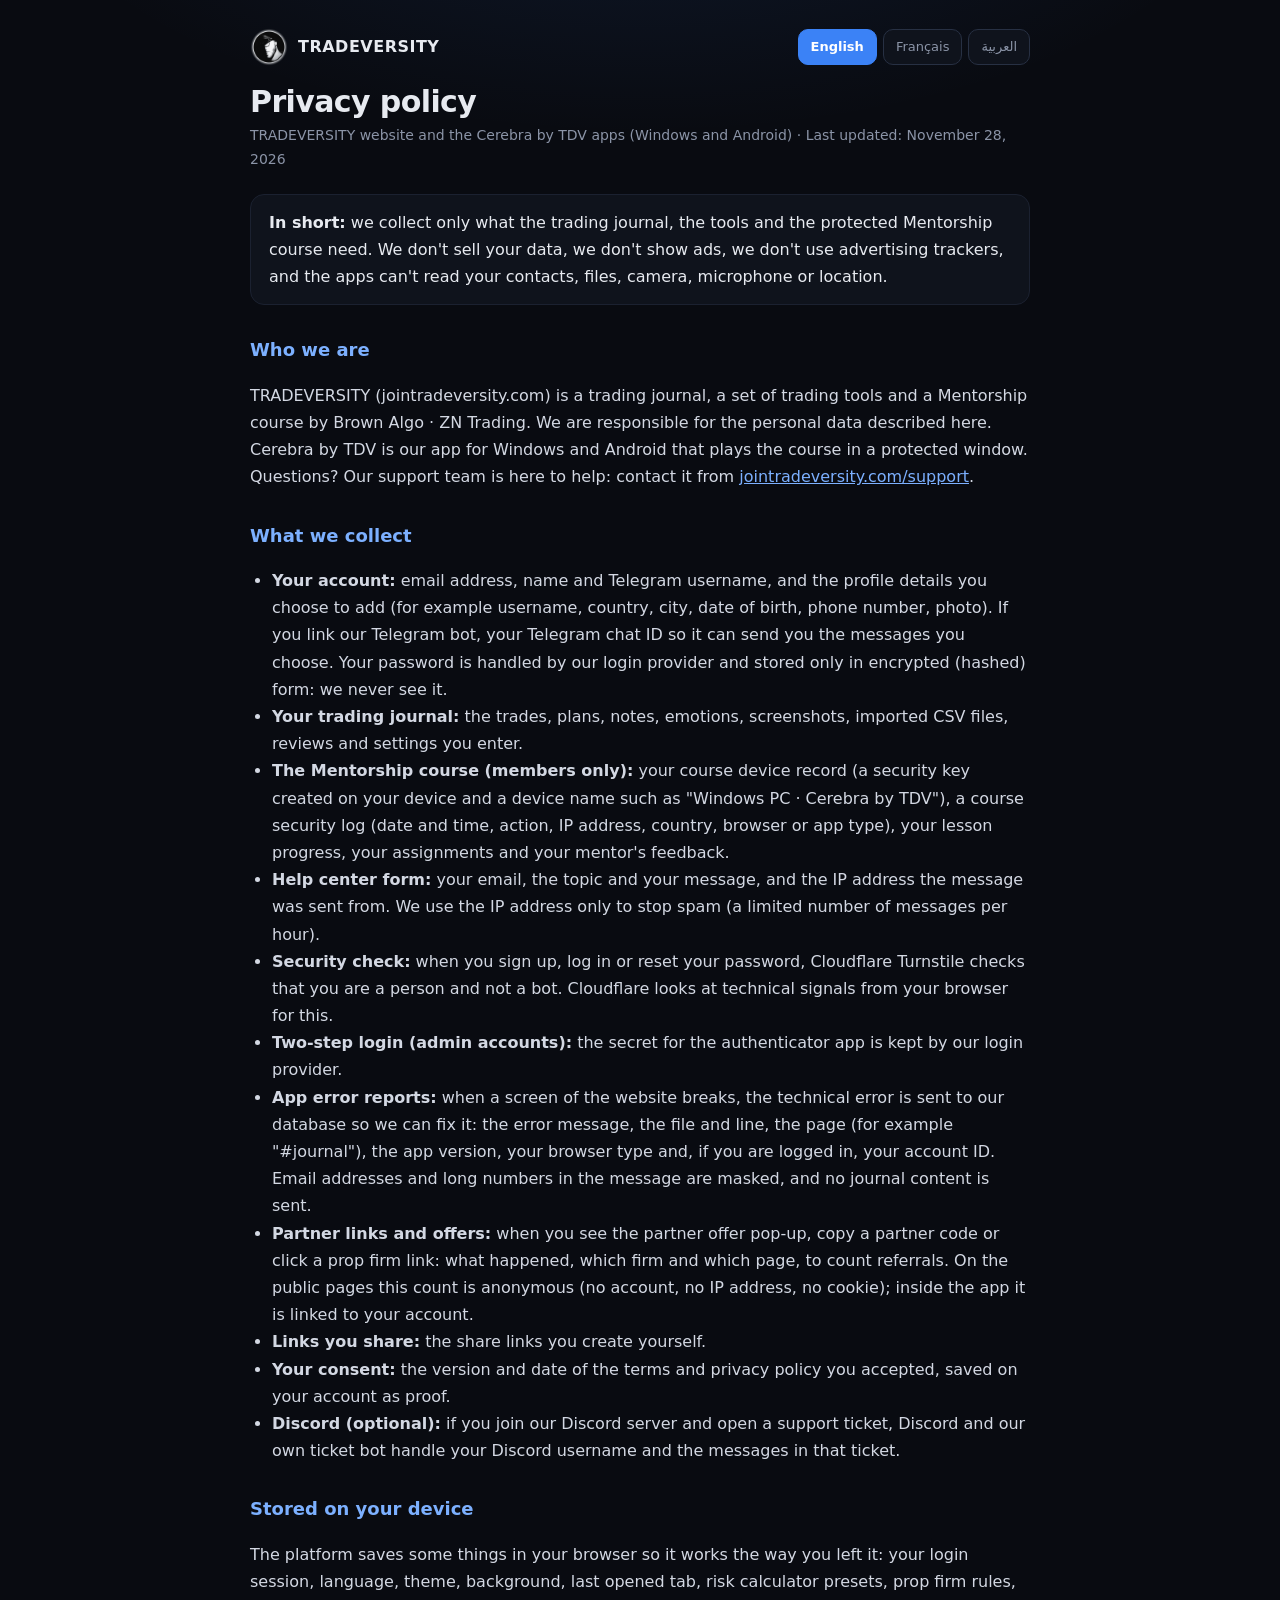
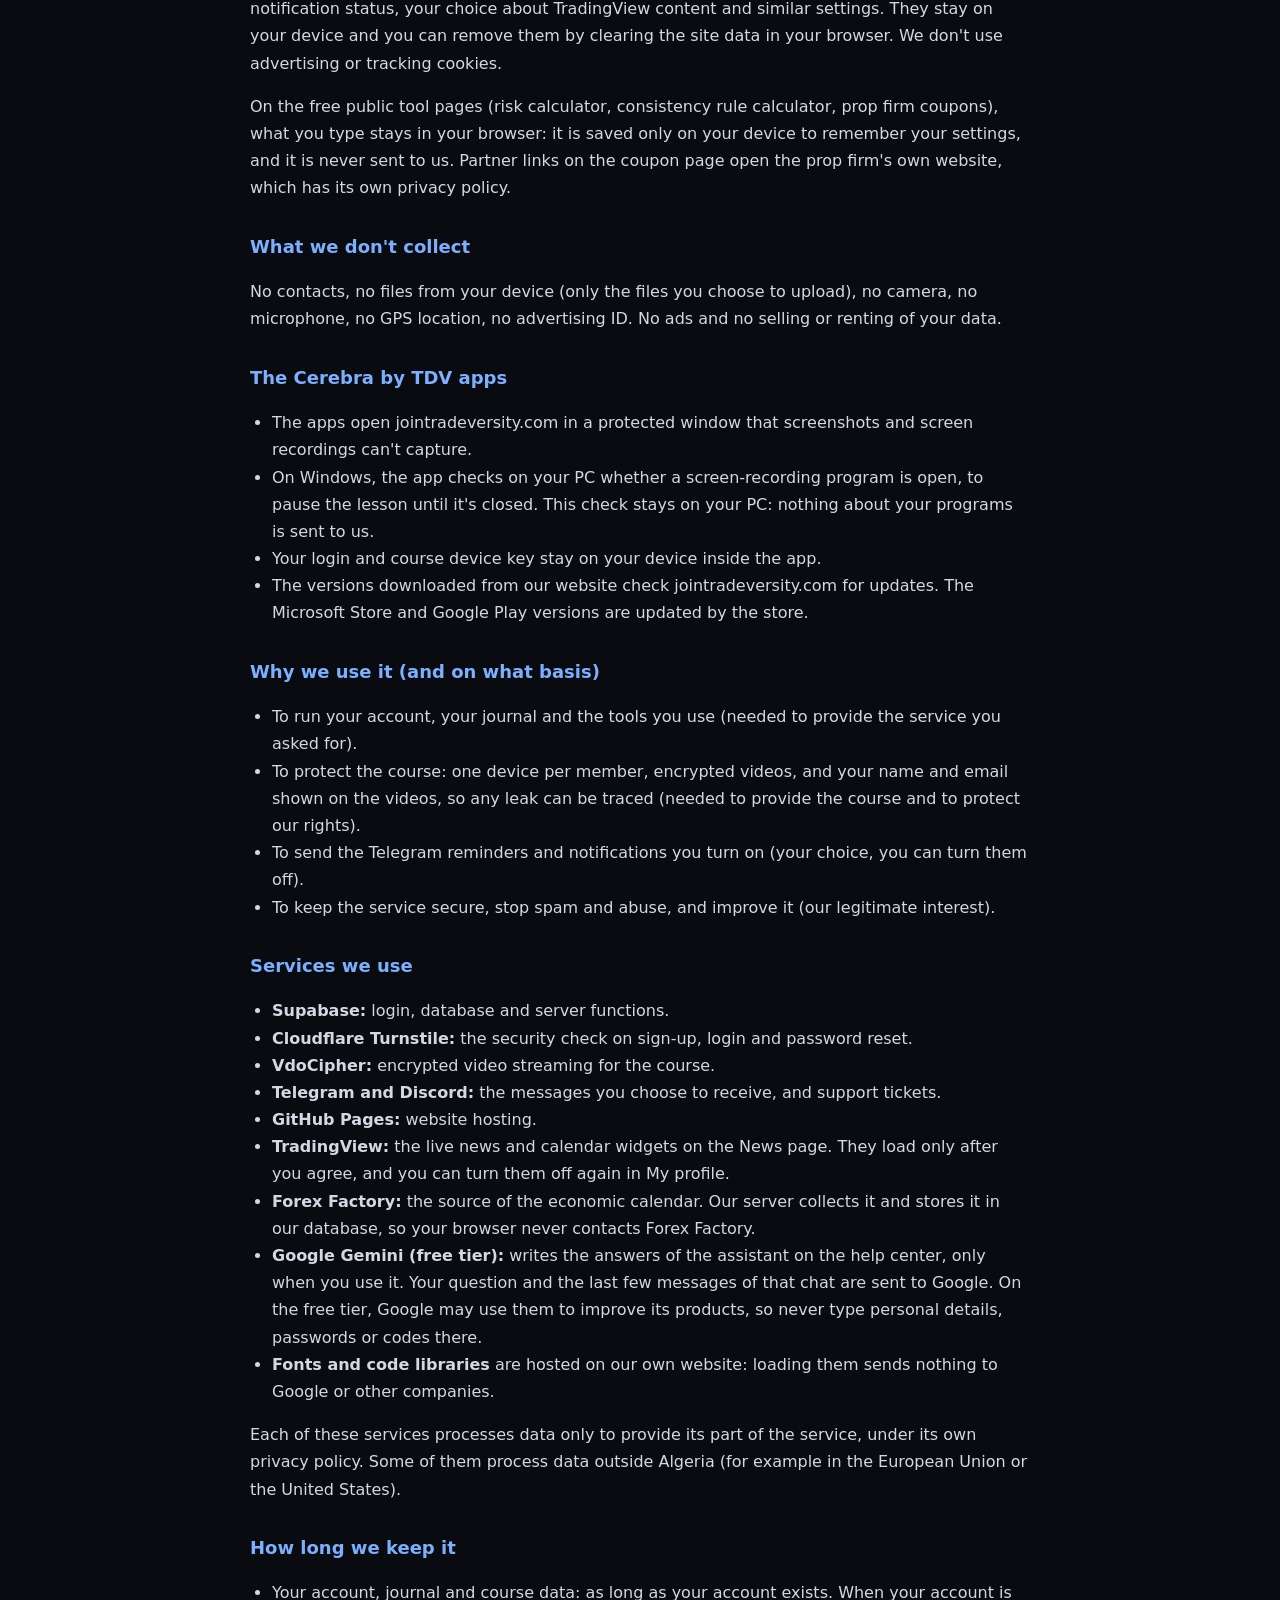
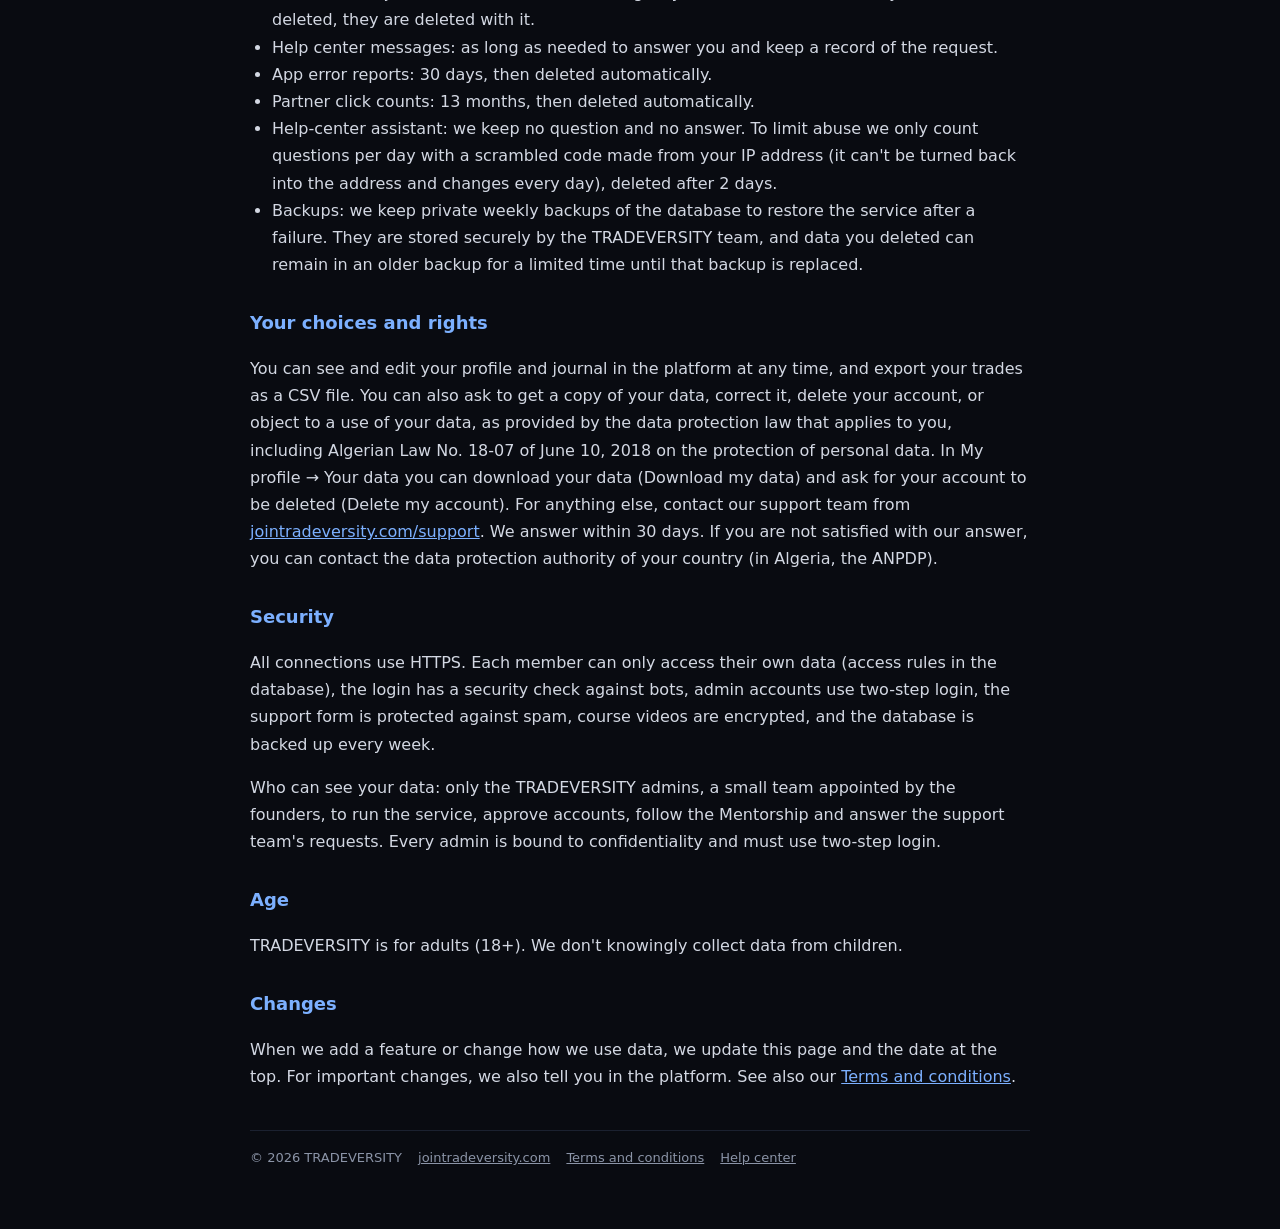
<file: privacy.html>
<!DOCTYPE html>
<html lang="en">
<head>
<meta charset="utf-8">
<meta name="viewport" content="width=device-width,initial-scale=1">
<meta http-equiv="Content-Security-Policy" content="object-src 'none'; base-uri 'self'">
<title>Privacy policy · TRADEVERSITY & Cerebra by TDV</title>
<meta name="description" content="How TRADEVERSITY and the Cerebra by TDV apps (Windows, Android) handle your data.">
<link rel="icon" type="image/png" href="brand/logo-192.png?v=hq">
<meta property="og:type" content="website">
<meta property="og:site_name" content="TRADEVERSITY">
<meta property="og:url" content="https://jointradeversity.com/privacy.html">
<meta property="og:title" content="Privacy policy · TRADEVERSITY">
<meta property="og:description" content="How TRADEVERSITY and the Cerebra by TDV apps handle your data.">
<meta property="og:image" content="https://jointradeversity.com/brand/share-card.png">
<meta property="og:image:width" content="1200"><meta property="og:image:height" content="630">
<meta name="twitter:card" content="summary_large_image">
<meta name="twitter:image" content="https://jointradeversity.com/brand/share-card.png">
<style>
:root{--bg:#090b11;--panel:#0f131c;--line:#1b2130;--line2:#273043;--text:#e7eaf0;--muted:#8b94a7;--blue:#3b82f6;--blue2:#7cb0ff}
*{box-sizing:border-box}
body{margin:0;background:radial-gradient(900px 420px at 50% -160px,rgba(59,130,246,.12),transparent 70%),var(--bg);color:var(--text);font:16px/1.7 Inter,system-ui,-apple-system,"Segoe UI",Roboto,Arial,sans-serif}
.wrap{max-width:820px;margin:0 auto;padding:28px 20px 60px}
header{display:flex;align-items:center;justify-content:space-between;gap:12px;flex-wrap:wrap;margin-bottom:18px}
.brand{display:flex;align-items:center;gap:10px;color:var(--text);text-decoration:none;font-weight:700;letter-spacing:.5px}
.brand img{width:38px;height:38px;border-radius:50%}
.langs{display:flex;gap:6px}
.langs button{border:1px solid var(--line2);background:var(--panel);color:var(--muted);border-radius:10px;padding:6px 12px;font:inherit;font-size:13px;cursor:pointer}
.langs button.on{color:#fff;background:var(--blue);border-color:var(--blue);font-weight:600}
h1{font-size:30px;line-height:1.2;margin:8px 0 4px;letter-spacing:-.02em}
.date{color:var(--muted);font-size:14px;margin:0 0 22px}
h2{font-size:18px;margin:30px 0 8px;color:var(--blue2);font-weight:600}
p,li{color:#d3d8e3}
ul{padding-inline-start:22px}
.card{background:var(--panel);border:1px solid var(--line);border-radius:14px;padding:14px 18px;margin:14px 0}
a{color:var(--blue2)}
[lang=ar]{font-family:"Segoe UI",Tahoma,"Noto Naskh Arabic",Arial,sans-serif}
section[hidden]{display:none}
footer{margin-top:40px;color:var(--muted);font-size:13px;border-top:1px solid var(--line);padding-top:16px;display:flex;gap:6px 16px;flex-wrap:wrap}
footer a{color:var(--muted)}
@media(max-width:600px){h1{font-size:25px}}
</style>
</head>
<body>
<div class="wrap">
<header>
  <a class="brand" href="https://jointradeversity.com/"><img src="brand/logo-192.png?v=hq" alt="">TRADEVERSITY</a>
  <div class="langs" role="group" aria-label="Language">
    <button type="button" data-l="en">English</button><button type="button" data-l="fr">Français</button><button type="button" data-l="ar">العربية</button>
  </div>
</header>

<!-- ================= ENGLISH ================= -->
<section lang="en" dir="ltr" data-sec="en">
<h1>Privacy policy</h1>
<p class="date">TRADEVERSITY website and the Cerebra by TDV apps (Windows and Android) · Last updated: November 28, 2026</p>

<div class="card"><b>In short:</b> we collect only what the trading journal, the tools and the protected Mentorship course need. We don't sell your data, we don't show ads, we don't use advertising trackers, and the apps can't read your contacts, files, camera, microphone or location.</div>

<h2>Who we are</h2>
<p>TRADEVERSITY (jointradeversity.com) is a trading journal, a set of trading tools and a Mentorship course by Brown Algo · ZN Trading. We are responsible for the personal data described here. Cerebra by TDV is our app for Windows and Android that plays the course in a protected window. Questions? Our support team is here to help: contact it from <a href="support.html">jointradeversity.com/support</a>.</p>

<h2>What we collect</h2>
<ul>
  <li><b>Your account:</b> email address, name and Telegram username, and the profile details you choose to add (for example username, country, city, date of birth, phone number, photo). If you link our Telegram bot, your Telegram chat ID so it can send you the messages you choose. Your password is handled by our login provider and stored only in encrypted (hashed) form: we never see it.</li>
  <li><b>Your trading journal:</b> the trades, plans, notes, emotions, screenshots, imported CSV files, reviews and settings you enter.</li>
  <li><b>The Mentorship course (members only):</b> your course device record (a security key created on your device and a device name such as "Windows PC · Cerebra by TDV"), a course security log (date and time, action, IP address, country, browser or app type), your lesson progress, your assignments and your mentor's feedback.</li>
  <li><b>Help center form:</b> your email, the topic and your message, and the IP address the message was sent from. We use the IP address only to stop spam (a limited number of messages per hour).</li>
  <li><b>Security check:</b> when you sign up, log in or reset your password, Cloudflare Turnstile checks that you are a person and not a bot. Cloudflare looks at technical signals from your browser for this.</li>
  <li><b>Two-step login (admin accounts):</b> the secret for the authenticator app is kept by our login provider.</li>
  <li><b>App error reports:</b> when a screen of the website breaks, the technical error is sent to our database so we can fix it: the error message, the file and line, the page (for example "#journal"), the app version, your browser type and, if you are logged in, your account ID. Email addresses and long numbers in the message are masked, and no journal content is sent.</li>
  <li><b>Partner links and offers:</b> when you see the partner offer pop-up, copy a partner code or click a prop firm link: what happened, which firm and which page, to count referrals. On the public pages this count is anonymous (no account, no IP address, no cookie); inside the app it is linked to your account.</li>
  <li><b>Links you share:</b> the share links you create yourself.</li>
  <li><b>Your consent:</b> the version and date of the terms and privacy policy you accepted, saved on your account as proof.</li>
  <li><b>Discord (optional):</b> if you join our Discord server and open a support ticket, Discord and our own ticket bot handle your Discord username and the messages in that ticket.</li>
</ul>

<h2>Stored on your device</h2>
<p>The platform saves some things in your browser so it works the way you left it: your login session, language, theme, background, last opened tab, risk calculator presets, prop firm rules, notification status, your choice about TradingView content and similar settings. They stay on your device and you can remove them by clearing the site data in your browser. We don't use advertising or tracking cookies.</p>
<p>On the free public tool pages (risk calculator, consistency rule calculator, prop firm coupons), what you type stays in your browser: it is saved only on your device to remember your settings, and it is never sent to us. Partner links on the coupon page open the prop firm's own website, which has its own privacy policy.</p>

<h2>What we don't collect</h2>
<p>No contacts, no files from your device (only the files you choose to upload), no camera, no microphone, no GPS location, no advertising ID. No ads and no selling or renting of your data.</p>

<h2>The Cerebra by TDV apps</h2>
<ul>
  <li>The apps open jointradeversity.com in a protected window that screenshots and screen recordings can't capture.</li>
  <li>On Windows, the app checks on your PC whether a screen-recording program is open, to pause the lesson until it's closed. This check stays on your PC: nothing about your programs is sent to us.</li>
  <li>Your login and course device key stay on your device inside the app.</li>
  <li>The versions downloaded from our website check jointradeversity.com for updates. The Microsoft Store and Google Play versions are updated by the store.</li>
</ul>

<h2>Why we use it (and on what basis)</h2>
<ul>
  <li>To run your account, your journal and the tools you use (needed to provide the service you asked for).</li>
  <li>To protect the course: one device per member, encrypted videos, and your name and email shown on the videos, so any leak can be traced (needed to provide the course and to protect our rights).</li>
  <li>To send the Telegram reminders and notifications you turn on (your choice, you can turn them off).</li>
  <li>To keep the service secure, stop spam and abuse, and improve it (our legitimate interest).</li>
</ul>

<h2>Services we use</h2>
<ul>
  <li><b>Supabase:</b> login, database and server functions.</li>
  <li><b>Cloudflare Turnstile:</b> the security check on sign-up, login and password reset.</li>
  <li><b>VdoCipher:</b> encrypted video streaming for the course.</li>
  <li><b>Telegram and Discord:</b> the messages you choose to receive, and support tickets.</li>
  <li><b>GitHub Pages:</b> website hosting.</li>
  <li><b>TradingView:</b> the live news and calendar widgets on the News page. They load only after you agree, and you can turn them off again in My profile.</li>
  <li><b>Forex Factory:</b> the source of the economic calendar. Our server collects it and stores it in our database, so your browser never contacts Forex Factory.</li>
  <li><b>Google Gemini (free tier):</b> writes the answers of the assistant on the help center, only when you use it. Your question and the last few messages of that chat are sent to Google. On the free tier, Google may use them to improve its products, so never type personal details, passwords or codes there.</li>
  <li><b>Fonts and code libraries</b> are hosted on our own website: loading them sends nothing to Google or other companies.</li>
</ul>
<p>Each of these services processes data only to provide its part of the service, under its own privacy policy. Some of them process data outside Algeria (for example in the European Union or the United States).</p>

<h2>How long we keep it</h2>
<ul>
  <li>Your account, journal and course data: as long as your account exists. When your account is deleted, they are deleted with it.</li>
  <li>Help center messages: as long as needed to answer you and keep a record of the request.</li>
  <li>App error reports: 30 days, then deleted automatically.</li>
  <li>Partner click counts: 13 months, then deleted automatically.</li>
  <li>Help-center assistant: we keep no question and no answer. To limit abuse we only count questions per day with a scrambled code made from your IP address (it can't be turned back into the address and changes every day), deleted after 2 days.</li>
  <li>Backups: we keep private weekly backups of the database to restore the service after a failure. They are stored securely by the TRADEVERSITY team, and data you deleted can remain in an older backup for a limited time until that backup is replaced.</li>
</ul>

<h2>Your choices and rights</h2>
<p>You can see and edit your profile and journal in the platform at any time, and export your trades as a CSV file. You can also ask to get a copy of your data, correct it, delete your account, or object to a use of your data, as provided by the data protection law that applies to you, including Algerian Law No. 18-07 of June 10, 2018 on the protection of personal data. In My profile → Your data you can download your data (Download my data) and ask for your account to be deleted (Delete my account). For anything else, contact our support team from <a href="support.html">jointradeversity.com/support</a>. We answer within 30 days. If you are not satisfied with our answer, you can contact the data protection authority of your country (in Algeria, the ANPDP).</p>

<h2>Security</h2>
<p>All connections use HTTPS. Each member can only access their own data (access rules in the database), the login has a security check against bots, admin accounts use two-step login, the support form is protected against spam, course videos are encrypted, and the database is backed up every week.</p>
<p>Who can see your data: only the TRADEVERSITY admins, a small team appointed by the founders, to run the service, approve accounts, follow the Mentorship and answer the support team's requests. Every admin is bound to confidentiality and must use two-step login.</p>

<h2>Age</h2>
<p>TRADEVERSITY is for adults (18+). We don't knowingly collect data from children.</p>

<h2>Changes</h2>
<p>When we add a feature or change how we use data, we update this page and the date at the top. For important changes, we also tell you in the platform. See also our <a href="terms.html">Terms and conditions</a>.</p>
</section>

<!-- ================= FRANÇAIS ================= -->
<section lang="fr" dir="ltr" data-sec="fr" hidden>
<h1>Politique de confidentialité</h1>
<p class="date">Site TRADEVERSITY et applications Cerebra by TDV (Windows et Android) · Dernière mise à jour : 28 novembre 2026</p>

<div class="card"><b>En bref :</b> nous collectons uniquement ce dont le journal de trading, les outils et la formation protégée ont besoin. Nous ne vendons pas vos données, nous n'affichons pas de publicité, nous n'utilisons pas de traceurs publicitaires, et les applications ne peuvent pas lire vos contacts, fichiers, caméra, micro ni votre position.</div>

<h2>Qui sommes-nous</h2>
<p>TRADEVERSITY (jointradeversity.com) est un journal de trading, un ensemble d'outils de trading et une formation (Mentorship) par Brown Algo · ZN Trading. Nous sommes responsables des données personnelles décrites ici. Cerebra by TDV est notre application Windows et Android qui lit la formation dans une fenêtre protégée. Une question ? Notre équipe support est là pour vous aider : contactez-la depuis <a href="support.html">jointradeversity.com/support</a>.</p>

<h2>Ce que nous collectons</h2>
<ul>
  <li><b>Votre compte :</b> adresse e-mail, nom et nom d'utilisateur Telegram, et les informations de profil que vous choisissez d'ajouter (par exemple nom d'utilisateur, pays, ville, date de naissance, téléphone, photo). Si vous reliez notre bot Telegram, votre identifiant de discussion Telegram pour vous envoyer les messages que vous choisissez. Votre mot de passe est géré par notre service de connexion et stocké uniquement sous forme chiffrée (hachée) : nous ne le voyons jamais.</li>
  <li><b>Votre journal de trading :</b> les trades, plans, notes, émotions, captures, fichiers CSV importés, bilans et réglages que vous saisissez.</li>
  <li><b>La formation (membres uniquement) :</b> l'enregistrement de votre appareil (une clé de sécurité créée sur votre appareil et un nom comme « Windows PC · Cerebra by TDV »), un journal de sécurité (date et heure, action, adresse IP, pays, type de navigateur ou d'application), votre progression, vos devoirs et les retours de votre mentor.</li>
  <li><b>Formulaire du centre d'aide :</b> votre e-mail, le sujet et votre message, ainsi que l'adresse IP d'envoi. Nous utilisons l'adresse IP uniquement contre le spam (nombre de messages limité par heure).</li>
  <li><b>Vérification de sécurité :</b> à l'inscription, à la connexion et à la réinitialisation du mot de passe, Cloudflare Turnstile vérifie que vous êtes une personne et non un robot. Cloudflare analyse pour cela des signaux techniques de votre navigateur.</li>
  <li><b>Connexion en deux étapes (comptes admin) :</b> le secret de l'application d'authentification est conservé par notre service de connexion.</li>
  <li><b>Rapports d'erreurs de l'app :</b> quand un écran du site plante, l'erreur technique est envoyée à notre base de données pour que nous la corrigions : le message d'erreur, le fichier et la ligne, la page (par exemple « #journal »), la version de l'app, le type de navigateur et, si vous êtes connecté, l'identifiant de votre compte. Les adresses e-mail et les longs nombres dans le message sont masqués, et aucun contenu de votre journal n'est envoyé.</li>
  <li><b>Liens et offres partenaires :</b> quand vous voyez la fenêtre d'offre partenaire, copiez un code partenaire ou cliquez sur le lien d'une prop firm : ce qui s'est passé, quelle prop firm et quelle page, pour compter les parrainages. Sur les pages publiques ce comptage est anonyme (pas de compte, pas d'adresse IP, pas de cookie) ; dans l'appli, il est lié à votre compte.</li>
  <li><b>Liens partagés :</b> les liens de partage que vous créez vous-même.</li>
  <li><b>Votre consentement :</b> la version et la date des conditions et de la politique de confidentialité que vous avez acceptées, enregistrées sur votre compte comme preuve.</li>
  <li><b>Discord (facultatif) :</b> si vous rejoignez notre serveur Discord et ouvrez un ticket, Discord et notre propre bot de tickets traitent votre nom d'utilisateur Discord et les messages de ce ticket.</li>
</ul>

<h2>Enregistré sur votre appareil</h2>
<p>La plateforme enregistre certaines choses dans votre navigateur pour fonctionner comme vous l'avez laissée : votre session de connexion, la langue, le thème, l'arrière-plan, le dernier onglet ouvert, les préréglages du calculateur de risque, les règles de prop firm, l'état des notifications, votre choix concernant le contenu TradingView et réglages similaires. Ils restent sur votre appareil et vous pouvez les supprimer en effaçant les données du site dans votre navigateur. Nous n'utilisons pas de cookies publicitaires ou de suivi.</p>
<p>Sur les pages d'outils gratuits ouvertes à tous (calculateur de risque, calculateur de règle de consistance, codes promo des prop firms), ce que vous tapez reste dans votre navigateur : c'est enregistré uniquement sur votre appareil pour garder vos réglages, et ce n'est jamais envoyé chez nous. Les liens partenaires de la page des codes promo ouvrent le site de la prop firm, qui a sa propre politique de confidentialité.</p>

<h2>Ce que nous ne collectons pas</h2>
<p>Aucun contact, aucun fichier de votre appareil (seulement ceux que vous choisissez de téléverser), ni caméra, ni micro, ni position GPS, ni identifiant publicitaire. Aucune publicité, aucune vente ni location de vos données.</p>

<h2>Les applications Cerebra by TDV</h2>
<ul>
  <li>Les applications ouvrent jointradeversity.com dans une fenêtre protégée que les captures et enregistrements d'écran ne peuvent pas capturer.</li>
  <li>Sur Windows, l'application vérifie sur votre PC si un logiciel d'enregistrement d'écran est ouvert, pour mettre la leçon en pause jusqu'à sa fermeture. Cette vérification reste sur votre PC : rien sur vos logiciels ne nous est envoyé.</li>
  <li>Votre connexion et la clé de votre appareil restent sur votre appareil, dans l'application.</li>
  <li>Les versions téléchargées sur notre site vérifient les mises à jour sur jointradeversity.com. Les versions Microsoft Store et Google Play sont mises à jour par le store.</li>
</ul>

<h2>Pourquoi nous les utilisons (et sur quelle base)</h2>
<ul>
  <li>Pour faire fonctionner votre compte, votre journal et les outils que vous utilisez (nécessaire pour fournir le service demandé).</li>
  <li>Pour protéger la formation : un appareil par membre, vidéos chiffrées, et votre nom et e-mail affichés sur les vidéos pour retrouver l'origine d'une fuite (nécessaire pour fournir la formation et protéger nos droits).</li>
  <li>Pour envoyer les rappels et notifications Telegram que vous activez (votre choix, vous pouvez les désactiver).</li>
  <li>Pour sécuriser le service, bloquer le spam et les abus, et l'améliorer (notre intérêt légitime).</li>
</ul>

<h2>Services utilisés</h2>
<ul>
  <li><b>Supabase :</b> connexion, base de données et fonctions serveur.</li>
  <li><b>Cloudflare Turnstile :</b> la vérification de sécurité à l'inscription, à la connexion et à la réinitialisation du mot de passe.</li>
  <li><b>VdoCipher :</b> diffusion chiffrée des vidéos de la formation.</li>
  <li><b>Telegram et Discord :</b> les messages que vous choisissez de recevoir, et les tickets de support.</li>
  <li><b>GitHub Pages :</b> hébergement du site.</li>
  <li><b>TradingView :</b> les widgets d'actualité et de calendrier en direct de la page News. Ils ne se chargent qu'après votre accord, et vous pouvez les désactiver dans Mon profil.</li>
  <li><b>Forex Factory :</b> la source du calendrier économique. Notre serveur le récupère et l'enregistre dans notre base de données : votre navigateur ne contacte jamais Forex Factory.</li>
  <li><b>Google Gemini (offre gratuite) :</b> écrit les réponses de l'assistant du centre d'aide, seulement si vous l'utilisez. Votre question et les derniers messages de cette discussion sont envoyés à Google. Avec l'offre gratuite, Google peut les utiliser pour améliorer ses produits : n'y écrivez jamais d'informations personnelles, de mot de passe ou de code.</li>
  <li><b>Les polices et bibliothèques de code</b> sont hébergées sur notre propre site : leur chargement n'envoie rien à Google ni à d'autres entreprises.</li>
</ul>
<p>Chacun de ces services traite les données uniquement pour fournir sa partie du service, selon sa propre politique de confidentialité. Certains traitent des données hors d'Algérie (par exemple dans l'Union européenne ou aux États-Unis).</p>

<h2>Durée de conservation</h2>
<ul>
  <li>Votre compte, votre journal et vos données de formation : tant que votre compte existe. Quand votre compte est supprimé, ils sont supprimés avec lui.</li>
  <li>Messages du centre d'aide : le temps nécessaire pour vous répondre et garder une trace de la demande.</li>
  <li>Rapports d'erreurs de l'app : 30 jours, puis supprimés automatiquement.</li>
  <li>Comptage des clics partenaires : 13 mois, puis supprimé automatiquement.</li>
  <li>Assistant du centre d'aide : nous ne gardons aucune question ni réponse. Pour limiter les abus, nous comptons seulement les questions par jour avec un code brouillé tiré de votre adresse IP (impossible de retrouver l'adresse, il change chaque jour), supprimé après 2 jours.</li>
  <li>Sauvegardes : nous gardons des sauvegardes hebdomadaires privées de la base de données pour restaurer le service après une panne. Elles sont conservées en sécurité par l'équipe TRADEVERSITY, et des données que vous avez supprimées peuvent rester dans une ancienne sauvegarde pendant une durée limitée, jusqu'à son remplacement.</li>
</ul>

<h2>Vos choix et vos droits</h2>
<p>Vous pouvez consulter et modifier votre profil et votre journal à tout moment sur la plateforme, et exporter vos trades en fichier CSV. Vous pouvez aussi demander une copie de vos données, leur correction, la suppression de votre compte, ou vous opposer à une utilisation de vos données, selon la loi sur la protection des données qui s'applique à vous, notamment la loi algérienne n° 18-07 du 10 juin 2018 relative à la protection des données à caractère personnel. Dans Mon profil → Vos données, vous pouvez télécharger vos données (Télécharger mes données) et demander la suppression de votre compte (Supprimer mon compte). Pour toute autre demande, contactez notre équipe support depuis <a href="support.html">jointradeversity.com/support</a>. Nous répondons sous 30 jours. Si notre réponse ne vous satisfait pas, vous pouvez saisir l'autorité de protection des données de votre pays (en Algérie, l'ANPDP).</p>

<h2>Sécurité</h2>
<p>Toutes les connexions utilisent HTTPS. Chaque membre n'a accès qu'à ses propres données (règles d'accès dans la base de données), la connexion a une vérification de sécurité contre les robots, les comptes admin utilisent la connexion en deux étapes, le formulaire de support est protégé contre le spam, les vidéos de la formation sont chiffrées, et la base de données est sauvegardée chaque semaine.</p>
<p>Qui peut voir vos données : uniquement les admins de TRADEVERSITY, une petite équipe désignée par les fondateurs, pour faire fonctionner le service, valider les comptes, suivre le Mentorat et répondre aux demandes adressées à l'équipe support. Chaque admin est tenu à la confidentialité et doit utiliser la connexion en deux étapes.</p>

<h2>Âge</h2>
<p>TRADEVERSITY est réservé aux adultes (18 ans et plus). Nous ne collectons pas sciemment de données d'enfants.</p>

<h2>Modifications</h2>
<p>Quand nous ajoutons une fonctionnalité ou changeons l'utilisation des données, nous mettons à jour cette page et la date en haut. Pour les changements importants, nous vous prévenons aussi dans la plateforme. Voir aussi nos <a href="terms.html">Conditions générales</a>.</p>
</section>

<!-- ================= العربية ================= -->
<section lang="ar" dir="rtl" data-sec="ar" hidden>
<h1>سياسة الخصوصية</h1>
<p class="date">موقع TRADEVERSITY وتطبيقات Cerebra by TDV (ويندوز وأندرويد) · آخر تحديث: 28 نوفمبر 2026</p>

<div class="card"><b>باختصار:</b> نجمع فقط ما يحتاجه دفتر التداول والأدوات والدورة المحمية. لا نبيع بياناتك، ولا نعرض إعلانات، ولا نستخدم أدوات تتبّع إعلانية، ولا تستطيع التطبيقات قراءة جهات اتصالك أو ملفاتك أو الكاميرا أو الميكروفون أو موقعك.</div>

<h2>من نحن</h2>
<p>TRADEVERSITY (jointradeversity.com) دفتر تداول ومجموعة أدوات تداول ودورة إرشاد من Brown Algo · ZN Trading. نحن المسؤولون عن البيانات الشخصية الموصوفة هنا. وCerebra by TDV هو تطبيقنا لويندوز وأندرويد الذي يعرض الدورة في نافذة محمية. لديك سؤال؟ فريق الدعم لدينا جاهز لمساعدتك: تواصل معه من <a href="support.html">jointradeversity.com/support</a>.</p>

<h2>ما الذي نجمعه</h2>
<ul>
  <li><b>حسابك:</b> البريد الإلكتروني والاسم واسم المستخدم في تيليغرام، ومعلومات الملف الشخصي التي تختار إضافتها (مثل اسم المستخدم والبلد والمدينة وتاريخ الميلاد ورقم الهاتف والصورة). وإذا ربطت بوت تيليغرام الخاص بنا، معرّف محادثتك في تيليغرام لنرسل لك الرسائل التي تختارها. كلمة المرور تتولاها خدمة تسجيل الدخول وتُحفظ مشفّرة فقط: لا نراها أبداً.</li>
  <li><b>دفتر التداول:</b> الصفقات والخطط والملاحظات والمشاعر ولقطات الشاشة وملفات CSV المستوردة والمراجعات والإعدادات التي تُدخلها.</li>
  <li><b>دورة الإرشاد (للأعضاء فقط):</b> سجلّ جهازك (مفتاح أمان يُنشأ على جهازك واسم جهاز مثل «Windows PC · Cerebra by TDV»)، وسجلّ أمان الدورة (التاريخ والوقت، الإجراء، عنوان IP، البلد، نوع المتصفح أو التطبيق)، وتقدّمك في الدروس، وتمارينك وملاحظات مرشدك.</li>
  <li><b>نموذج مركز المساعدة:</b> بريدك والموضوع ورسالتك، وعنوان IP الذي أُرسلت منه الرسالة. نستخدم عنوان IP فقط لمنع الرسائل المزعجة (عدد محدود من الرسائل في الساعة).</li>
  <li><b>التحقق الأمني:</b> عند إنشاء حساب أو تسجيل الدخول أو إعادة تعيين كلمة المرور، يتحقق Cloudflare Turnstile من أنك شخص وليس برنامجاً آلياً، ويعتمد في ذلك على إشارات تقنية من متصفحك.</li>
  <li><b>تسجيل الدخول بخطوتين (حسابات المشرفين):</b> يحتفظ مزوّد تسجيل الدخول بالمفتاح السري لتطبيق المصادقة.</li>
  <li><b>تقارير أخطاء التطبيق:</b> عندما تتعطل شاشة في الموقع، يُرسل الخطأ التقني إلى قاعدة بياناتنا لنصلحه: رسالة الخطأ، والملف والسطر، والصفحة (مثل "#journal")، ونسخة التطبيق، ونوع المتصفح، ومعرّف حسابك إذا كنت مسجلاً الدخول. تُخفى عناوين البريد الإلكتروني والأرقام الطويلة في الرسالة، ولا يُرسل أي محتوى من يومياتك.</li>
  <li><b>روابط وعروض الشركاء:</b> عند رؤية نافذة عرض الشريك، أو نسخ كود شريك، أو الضغط على رابط شركة تمويل: ما حدث، وأي شركة، وأي صفحة، لحساب الإحالات. في الصفحات العامة يكون هذا العدّ مجهول الهوية (بلا حساب ولا عنوان IP ولا ملف تعريف ارتباط)، وداخل التطبيق يرتبط بحسابك.</li>
  <li><b>الروابط التي تشاركها:</b> روابط المشاركة التي تنشئها بنفسك.</li>
  <li><b>موافقتك:</b> نسخة وتاريخ الشروط وسياسة الخصوصية التي وافقت عليها، محفوظة في حسابك كإثبات.</li>
  <li><b>ديسكورد (اختياري):</b> إذا انضممت إلى خادم ديسكورد الخاص بنا وفتحت تذكرة دعم، يعالج ديسكورد وبوت التذاكر الخاص بنا اسم المستخدم والرسائل في تلك التذكرة.</li>
</ul>

<h2>ما يُحفظ على جهازك</h2>
<p>تحفظ المنصة بعض الأشياء في متصفحك لتعمل كما تركتها: جلسة تسجيل الدخول، اللغة، السمة، الخلفية، آخر تبويب مفتوح، إعدادات حاسبة المخاطرة المحفوظة، قواعد شركة التمويل، حالة الإشعارات، اختيارك بخصوص محتوى TradingView وإعدادات مشابهة. تبقى على جهازك ويمكنك حذفها بمسح بيانات الموقع من متصفحك. لا نستخدم ملفات تعريف ارتباط إعلانية أو للتتبّع.</p>
<p>في صفحات الأدوات المجانية المفتوحة للجميع (حاسبة المخاطرة، حاسبة قاعدة الثبات، أكواد خصم شركات التمويل)، ما تكتبه يبقى في متصفحك: يُحفظ على جهازك فقط لتذكّر إعداداتك ولا يُرسل إلينا أبداً. روابط الشركاء في صفحة الأكواد تفتح موقع شركة التمويل، ولها سياسة خصوصية خاصة بها.</p>

<h2>ما لا نجمعه</h2>
<p>لا جهات اتصال، ولا ملفات من جهازك (إلا الملفات التي تختار رفعها)، ولا كاميرا، ولا ميكروفون، ولا موقع GPS، ولا معرّف إعلانات. لا إعلانات ولا بيع أو تأجير لبياناتك.</p>

<h2>تطبيقات Cerebra by TDV</h2>
<ul>
  <li>تفتح التطبيقات jointradeversity.com في نافذة محمية لا تستطيع لقطات الشاشة وتسجيلات الشاشة التقاطها.</li>
  <li>على ويندوز، يتحقق التطبيق على حاسوبك من وجود برنامج تسجيل شاشة مفتوح، ليوقف الدرس مؤقتاً حتى إغلاقه. يبقى هذا التحقق على حاسوبك: لا يُرسل إلينا أي شيء عن برامجك.</li>
  <li>يبقى تسجيل دخولك ومفتاح جهاز الدورة على جهازك داخل التطبيق.</li>
  <li>النسخ المحمّلة من موقعنا تبحث عن التحديثات على jointradeversity.com. أما نسخ Microsoft Store وGoogle Play فيحدّثها المتجر.</li>
</ul>

<h2>لماذا نستخدمها (وعلى أي أساس)</h2>
<ul>
  <li>لتشغيل حسابك ودفتر تداولك والأدوات التي تستخدمها (ضروري لتقديم الخدمة التي طلبتها).</li>
  <li>لحماية الدورة: جهاز واحد لكل عضو، فيديوهات مشفّرة، واسمك وبريدك يظهران على الفيديوهات لمعرفة مصدر أي تسريب (ضروري لتقديم الدورة وحماية حقوقنا).</li>
  <li>لإرسال تذكيرات وإشعارات تيليغرام التي تفعّلها (باختيارك، ويمكنك إيقافها).</li>
  <li>لتأمين الخدمة ومنع الرسائل المزعجة وإساءة الاستخدام وتحسين الخدمة (مصلحتنا المشروعة).</li>
</ul>

<h2>الخدمات التي نستخدمها</h2>
<ul>
  <li><b>Supabase:</b> تسجيل الدخول وقاعدة البيانات ووظائف الخادم.</li>
  <li><b>Cloudflare Turnstile:</b> التحقق الأمني عند إنشاء الحساب وتسجيل الدخول وإعادة تعيين كلمة المرور.</li>
  <li><b>VdoCipher:</b> بثّ مشفّر لفيديوهات الدورة.</li>
  <li><b>تيليغرام وديسكورد:</b> الرسائل التي تختار استلامها، وتذاكر الدعم.</li>
  <li><b>GitHub Pages:</b> استضافة الموقع.</li>
  <li><b>TradingView:</b> أدوات الأخبار والأجندة المباشرة في صفحة الأخبار. لا تُحمَّل إلا بعد موافقتك، ويمكنك إيقافها من ملفي الشخصي.</li>
  <li><b>Forex Factory:</b> مصدر الأجندة الاقتصادية. يجمعها خادمنا ويحفظها في قاعدة بياناتنا، فلا يتصل متصفحك أبداً بـ Forex Factory.</li>
  <li><b>Google Gemini (الخطة المجانية):</b> يكتب إجابات المساعد في مركز المساعدة، فقط عندما تستعمله. يُرسل سؤالك وآخر رسائل تلك المحادثة إلى Google. في الخطة المجانية قد تستعملها Google لتحسين منتجاتها، لذا لا تكتب هناك أبداً معلومات شخصية أو كلمات مرور أو رموزاً.</li>
  <li><b>الخطوط ومكتبات البرمجة</b> مستضافة على موقعنا: تحميلها لا يرسل أي شيء إلى Google أو شركات أخرى.</li>
</ul>
<p>كل خدمة تعالج البيانات فقط لتقديم جزئها من الخدمة، وفق سياسة الخصوصية الخاصة بها. بعضها يعالج البيانات خارج الجزائر (مثلاً في الاتحاد الأوروبي أو الولايات المتحدة).</p>

<h2>مدة الاحتفاظ</h2>
<ul>
  <li>حسابك ودفترك وبيانات الدورة: طالما بقي حسابك موجوداً. عند حذف حسابك، تُحذف معه.</li>
  <li>رسائل مركز المساعدة: المدة اللازمة للردّ عليك والاحتفاظ بسجلّ الطلب.</li>
  <li>تقارير أخطاء التطبيق: 30 يوماً، ثم تُحذف تلقائياً.</li>
  <li>عدّ نقرات الشركاء: 13 شهراً، ثم يُحذف تلقائياً.</li>
  <li>مساعد مركز المساعدة: لا نحتفظ بأي سؤال أو إجابة. للحدّ من الإساءة نعدّ الأسئلة يومياً فقط برمز مُشفّر مأخوذ من عنوان IP الخاص بك (لا يمكن استرجاع العنوان منه، ويتغيّر كل يوم)، ويُحذف بعد يومين.</li>
  <li>النسخ الاحتياطية: نحتفظ بنسخ احتياطية أسبوعية خاصة لقاعدة البيانات لاستعادة الخدمة بعد أي عطل. يحفظها فريق TRADEVERSITY بشكل آمن، وقد تبقى بيانات حذفتها في نسخة احتياطية قديمة لمدة محدودة حتى يتم استبدالها.</li>
</ul>

<h2>خياراتك وحقوقك</h2>
<p>يمكنك الاطلاع على ملفك ودفترك وتعديلهما في أي وقت على المنصة، وتصدير صفقاتك كملف CSV. ويمكنك أيضاً طلب نسخة من بياناتك أو تصحيحها أو حذف حسابك أو الاعتراض على استخدام بياناتك، وفق قانون حماية البيانات المطبّق عليك، ومنه القانون الجزائري رقم 18-07 المؤرخ في 10 يونيو 2018 المتعلق بحماية الأشخاص الطبيعيين في مجال معالجة المعطيات ذات الطابع الشخصي. من ملفي الشخصي ← بياناتك يمكنك تحميل بياناتك (تحميل بياناتي) وطلب حذف حسابك (حذف حسابي). ولأي طلب آخر تواصل مع فريق الدعم من <a href="support.html">jointradeversity.com/support</a>. نردّ خلال 30 يوماً. وإذا لم يرضك ردّنا، يمكنك التوجه إلى سلطة حماية البيانات في بلدك (في الجزائر: السلطة الوطنية لحماية المعطيات ذات الطابع الشخصي ANPDP).</p>

<h2>الأمان</h2>
<p>كل الاتصالات تستخدم HTTPS. كل عضو يصل فقط إلى بياناته (قواعد وصول في قاعدة البيانات)، وتسجيل الدخول محمي بتحقق أمني ضد البرامج الآلية، وحسابات المشرفين تستخدم تسجيل الدخول بخطوتين، ونموذج الدعم محمي من الرسائل المزعجة، وفيديوهات الدورة مشفّرة، وتُنسخ قاعدة البيانات احتياطياً كل أسبوع.</p>
<p>من يمكنه رؤية بياناتك: مشرفو TRADEVERSITY فقط، وهم فريق صغير يعيّنه المؤسسون، لتشغيل الخدمة وقبول الحسابات ومتابعة البرنامج التدريبي والرد على طلبات فريق الدعم. كل مشرف ملزم بالسرية وعليه استخدام تسجيل الدخول بخطوتين.</p>

<h2>العمر</h2>
<p>TRADEVERSITY مخصّص للبالغين (18 سنة فأكثر). لا نجمع عن قصد بيانات الأطفال.</p>

<h2>التغييرات</h2>
<p>عندما نضيف ميزة أو نغيّر طريقة استخدام البيانات، نحدّث هذه الصفحة والتاريخ في الأعلى. وفي التغييرات المهمة، نُعلمك أيضاً داخل المنصة. اطّلع أيضاً على <a href="terms.html">الشروط والأحكام</a>.</p>
</section>

<footer><span>© 2026 TRADEVERSITY</span><a href="https://jointradeversity.com/">jointradeversity.com</a><a href="terms.html" data-ft="terms">Terms and conditions</a><a href="support.html" data-ft="sup">Help center</a></footer>
</div>
<script>
(function(){
  var ok=["en","fr","ar"],q=(location.search.match(/[?&]lang=(en|fr|ar)/)||[])[1],s=null;try{s=localStorage.getItem("tvj_lang")}catch(e){}
  var nav=(navigator.language||"en").slice(0,2),l=q||(ok.indexOf(s)>=0?s:null)||(ok.indexOf(nav)>=0?nav:"en");
  var FT={en:{terms:"Terms and conditions",sup:"Help center"},fr:{terms:"Conditions générales",sup:"Centre d'aide"},ar:{terms:"الشروط والأحكام",sup:"مركز المساعدة"}};
  function set(x){document.querySelectorAll("[data-sec]").forEach(function(e){e.hidden=e.dataset.sec!==x});
    document.querySelectorAll("[data-l]").forEach(function(b){b.classList.toggle("on",b.dataset.l===x)});
    document.querySelectorAll("[data-ft]").forEach(function(a){a.textContent=FT[x][a.dataset.ft]});
    document.documentElement.lang=x;document.documentElement.dir=x==="ar"?"rtl":"ltr"}
  document.querySelectorAll("[data-l]").forEach(function(b){b.onclick=function(){set(b.dataset.l)}});
  set(l);
})();
</script>
</body>
</html>
</file>
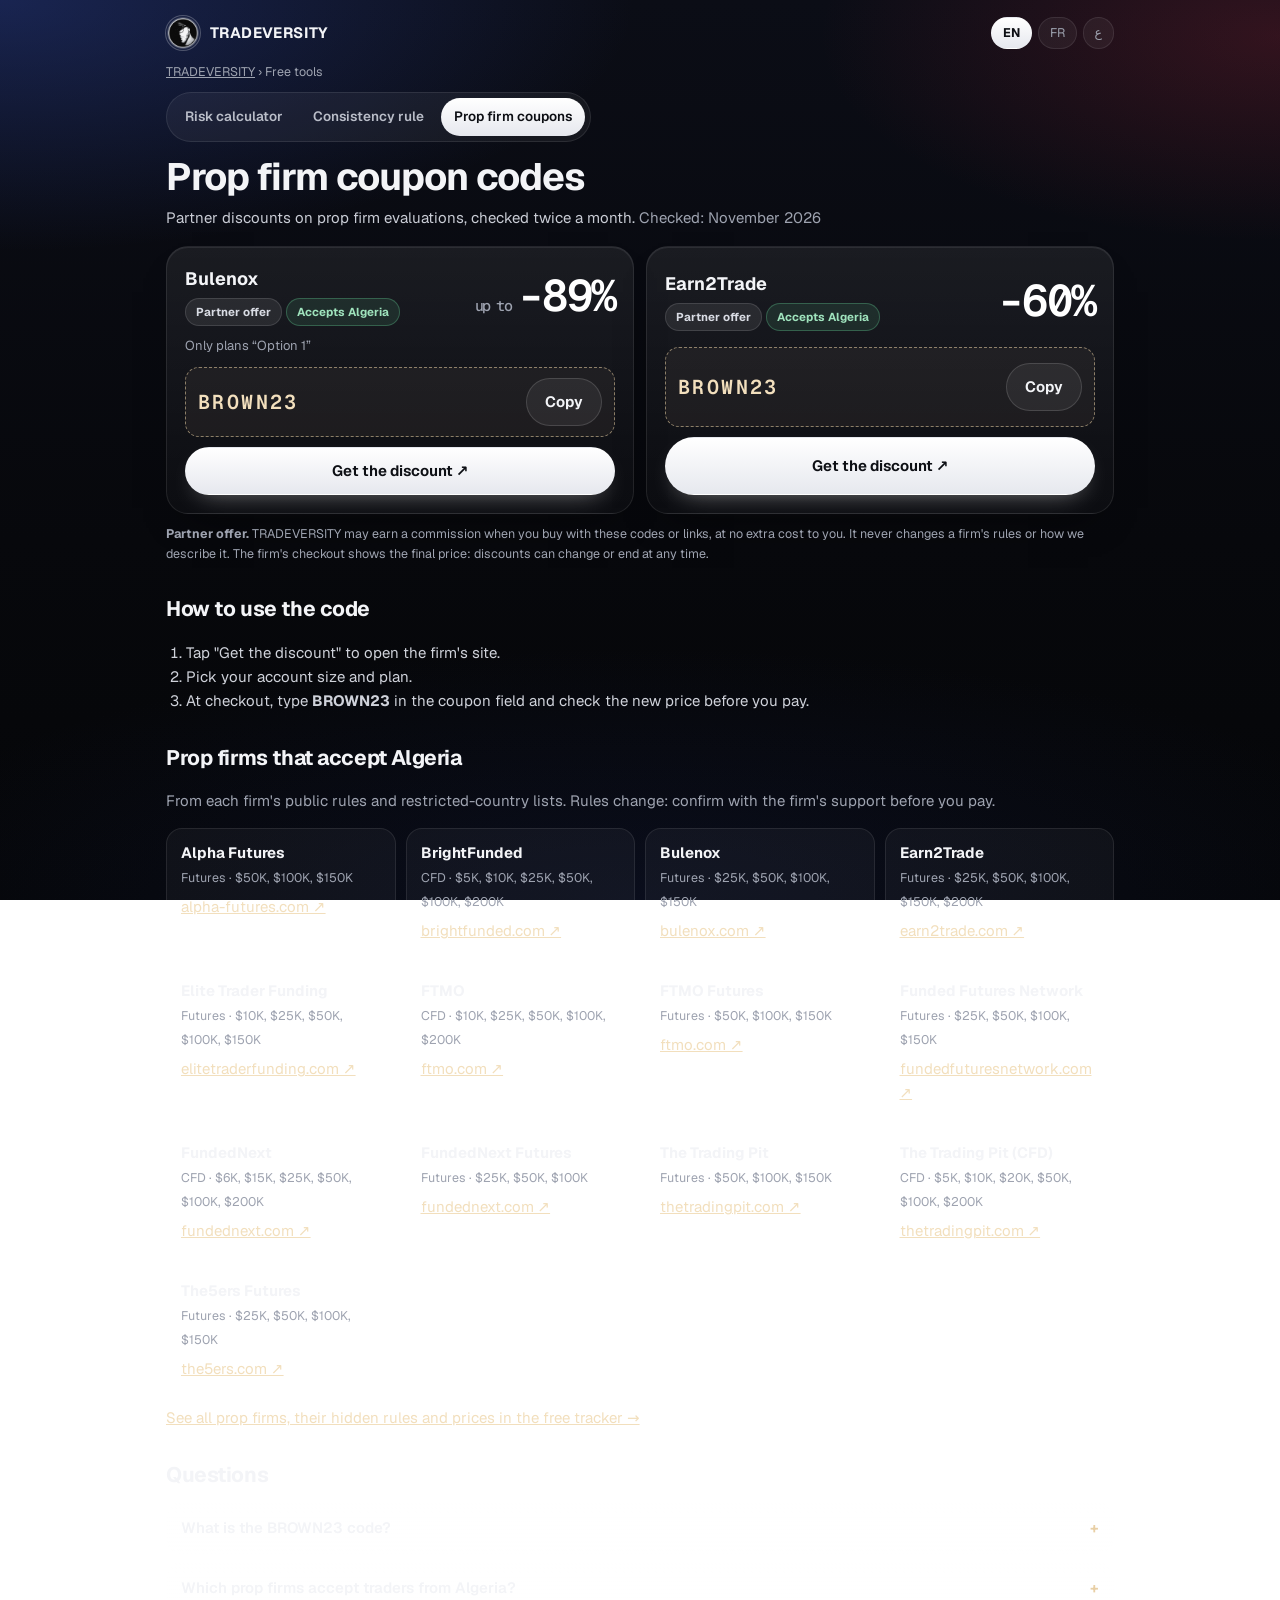
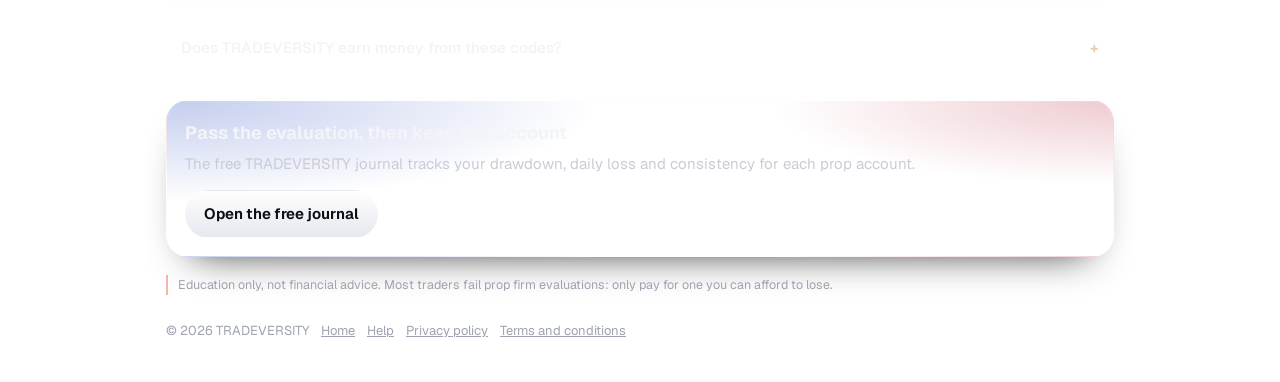
<file: prop-firm-coupons.html>
<!DOCTYPE html>
<html lang="en" dir="ltr">
<head>
<meta charset="utf-8">
<meta http-equiv="Content-Security-Policy" content="object-src 'none'; base-uri 'self'">
<meta name="viewport" content="width=device-width,initial-scale=1,viewport-fit=cover">
<title>Prop firm coupon codes: Bulenox -89%, Earn2Trade -60% (code BROWN23) · TRADEVERSITY</title>
<meta name="description" content="Prop firm discount codes checked twice a month: Bulenox up to 89% off and Earn2Trade 60% off with code BROWN23. Plus the futures and CFD prop firms that accept traders from Algeria.">
<meta name="theme-color" content="#07080c">
<link rel="canonical" href="https://jointradeversity.com/prop-firm-coupons.html">
<meta property="og:type" content="website"><meta property="og:site_name" content="TRADEVERSITY">
<meta property="og:url" content="https://jointradeversity.com/prop-firm-coupons.html">
<meta property="og:title" content="Prop firm coupon codes (BROWN23) · TRADEVERSITY">
<meta property="og:description" content="Bulenox up to 89% off and Earn2Trade 60% off with code BROWN23, checked twice a month. Plus prop firms that accept Algeria.">
<meta property="og:image" content="https://jointradeversity.com/brand/share-card.png?v=2">
<meta name="twitter:card" content="summary_large_image">
<link rel="icon" href="brand/logo-192.png">
<link rel="preload" href="fonts/geist-latin.woff2" as="font" type="font/woff2" crossorigin>
<link rel="preload" href="fonts/geist-mono-latin.woff2" as="font" type="font/woff2" crossorigin>
<link rel="stylesheet" href="fonts/fonts.css?v=1">
<link rel="stylesheet" href="tools.css?v=2">
<script type="application/ld+json">[{"@context":"https://schema.org","@type":"BreadcrumbList","itemListElement":[{"@type":"ListItem","position":1,"name":"TRADEVERSITY","item":"https://jointradeversity.com/welcome.html"},{"@type":"ListItem","position":2,"name":"Prop firm coupons","item":"https://jointradeversity.com/prop-firm-coupons.html"}]},
{"@context":"https://schema.org","@type":"FAQPage","mainEntity":[
{"@type":"Question","name":"What is the BROWN23 code?","acceptedAnswer":{"@type":"Answer","text":"BROWN23 is the partner code of Brown Algo, founder of TRADEVERSITY. Type it at checkout on Earn2Trade (60% off) or Bulenox (up to 89% off on Option 1 plans). The firm's checkout shows the final price."}},
{"@type":"Question","name":"Which prop firms accept traders from Algeria?","acceptedAnswer":{"@type":"Answer","text":"The list on this page shows the firms that accept Algeria according to their public rules and restricted-country lists, checked by TRADEVERSITY. Rules change: always confirm with the firm's support before you pay."}},
{"@type":"Question","name":"Does TRADEVERSITY earn money from these codes?","acceptedAnswer":{"@type":"Answer","text":"Yes. These are partner offers: TRADEVERSITY may earn a commission when you buy with the code or link, at no extra cost to you. It never changes the rules or our review of a firm."}}]}]</script>
<script>
window.T={
fr:{crumb:"Outils gratuits",n1:"Calculateur de risque",n2:"Règle de consistance",n3:"Codes promo prop firms",h1:"Codes promo des prop firms",lead:"Réductions partenaires sur les évaluations des prop firms, vérifiées deux fois par mois.",
disc:"<b>Offre partenaire.</b> TRADEVERSITY peut recevoir une commission quand vous achetez avec ces codes ou liens, sans coût en plus pour vous. Cela ne change jamais les règles d'une prop firm ni notre façon de la décrire. Le paiement de la prop firm affiche le prix final : les réductions peuvent changer ou s'arrêter à tout moment.",
s1h:"Comment utiliser le code",s1a:"Touchez « Obtenir la réduction » pour ouvrir le site de la prop firm.",s1b:"Choisissez la taille du compte et le plan.",s1c:"Au paiement, tapez <b>BROWN23</b> dans le champ coupon et vérifiez le nouveau prix avant de payer.",
dzh:"Prop firms qui acceptent l'Algérie",dzp:"D'après les règles publiques et les listes de pays restreints de chaque prop firm. Les règles changent : confirmez avec le support de la prop firm avant de payer.",all:"Voir toutes les prop firms, leurs règles cachées et leurs prix dans le tracker gratuit →",
fh:"Questions",q1:"Qu'est-ce que le code BROWN23 ?",a1:"BROWN23 est le code partenaire de Brown Algo, fondateur de TRADEVERSITY. Tapez-le au paiement sur Earn2Trade (-60 %) ou Bulenox (jusqu'à -89 % sur les plans Option 1). Le paiement de la prop firm affiche le prix final.",
q2:"Quelles prop firms acceptent les traders d'Algérie ?",a2:"La liste de cette page montre les prop firms qui acceptent l'Algérie d'après leurs règles publiques et leurs listes de pays restreints, vérifiées par TRADEVERSITY. Les règles changent : confirmez toujours avec le support avant de payer.",
q3:"TRADEVERSITY gagne-t-il de l'argent avec ces codes ?",a3:"Oui. Ce sont des offres partenaires : TRADEVERSITY peut recevoir une commission quand vous achetez avec le code ou le lien, sans coût en plus pour vous. Cela ne change jamais les règles ni notre avis sur une prop firm.",
ctah:"Passez l'évaluation, puis gardez le compte",ctap:"Le journal TRADEVERSITY gratuit suit votre drawdown, votre perte journalière et votre consistance pour chaque compte prop.",ctab:"Ouvrir le journal gratuit",
risk:"Uniquement éducatif, pas un conseil financier. La plupart des traders échouent aux évaluations : ne payez que ce que vous pouvez vous permettre de perdre.",
home:"Accueil",help:"Aide",priv:"Politique de confidentialité",terms:"Conditions générales",
off:"de réduction",upto:"jusqu'à",get:"Obtenir la réduction",copy:"Copier",copied:"Code BROWN23 copié",only:"Seulement les plans",checked:"Vérifié :",partner:"Offre partenaire",accepts:"Accepte l'Algérie",fut:"Futures",cfd:"CFD"},
ar:{crumb:"أدوات مجانية",n1:"حاسبة المخاطرة",n2:"قاعدة الثبات",n3:"أكواد خصم شركات التمويل",h1:"أكواد خصم شركات التمويل",lead:"خصومات الشركاء على تقييمات شركات التمويل، نتحقق منها مرتين في الشهر.",
disc:"<b>عرض شريك.</b> قد تحصل TRADEVERSITY على عمولة عند الشراء بهذه الأكواد أو الروابط، دون أي تكلفة إضافية عليك. هذا لا يغيّر أبداً قواعد الشركة ولا طريقة وصفنا لها. صفحة الدفع لدى الشركة تعرض السعر النهائي: قد تتغير الخصومات أو تنتهي في أي وقت.",
s1h:"كيف تستعمل الكود",s1a:"اضغط «احصل على الخصم» لفتح موقع الشركة.",s1b:"اختر حجم الحساب والخطة.",s1c:"عند الدفع، اكتب <b>BROWN23</b> في خانة الكوبون وتحقق من السعر الجديد قبل الدفع.",
dzh:"شركات التمويل التي تقبل الجزائر",dzp:"حسب القواعد العلنية وقوائم الدول المحظورة لكل شركة. القواعد تتغير: تأكد مع دعم الشركة قبل الدفع.",all:"شاهد كل شركات التمويل وقواعدها الخفية وأسعارها في المتتبع المجاني ←",
fh:"أسئلة",q1:"ما هو كود BROWN23؟",a1:"BROWN23 هو كود الشريك الخاص بـ Brown Algo مؤسس TRADEVERSITY. اكتبه عند الدفع في Earn2Trade (خصم 60%) أو Bulenox (حتى 89% على خطط Option 1). صفحة الدفع لدى الشركة تعرض السعر النهائي.",
q2:"ما هي شركات التمويل التي تقبل متداولين من الجزائر؟",a2:"القائمة في هذه الصفحة تعرض الشركات التي تقبل الجزائر حسب قواعدها العلنية وقوائم الدول المحظورة، وتتحقق منها TRADEVERSITY. القواعد تتغير: تأكد دائماً مع الدعم قبل الدفع.",
q3:"هل تربح TRADEVERSITY من هذه الأكواد؟",a3:"نعم. هذه عروض شركاء: قد تحصل TRADEVERSITY على عمولة عند الشراء بالكود أو الرابط، دون تكلفة إضافية عليك. هذا لا يغيّر أبداً القواعد ولا رأينا في الشركة.",
ctah:"انجح في التقييم، ثم حافظ على الحساب",ctap:"يوميات TRADEVERSITY المجانية تتابع الـ drawdown والخسارة اليومية والثبات لكل حساب تمويل.",ctab:"افتح اليوميات المجانية",
risk:"للتعليم فقط، وليس نصيحة مالية. معظم المتداولين يفشلون في التقييمات: لا تدفع إلا ما تستطيع تحمّل خسارته.",
home:"الرئيسية",help:"المساعدة",priv:"سياسة الخصوصية",terms:"الشروط والأحكام",
off:"خصم",upto:"حتى",get:"احصل على الخصم",copy:"نسخ",copied:"تم نسخ الكود BROWN23",only:"فقط خطط",checked:"آخر تحقق:",partner:"عرض شريك",accepts:"تقبل الجزائر",fut:"عقود آجلة",cfd:"CFD"}};
</script>
<script src="tools.js?v=2"></script>
<script src="propfirms.js?v=1"></script>
<script src="propfirms-coupons.js?v=1"></script>
</head>
<body>
<main class="wrap">
 <div class="top"><a class="brand" href="welcome.html"><i></i>TRADEVERSITY</a>
  <div class="langs" role="group" aria-label="Language"><button type="button" data-l="en">EN</button><button type="button" data-l="fr">FR</button><button type="button" data-l="ar">ع</button></div></div>
 <nav class="crumbs" aria-label="Breadcrumb"><a href="welcome.html">TRADEVERSITY</a> › <span data-t="crumb">Free tools</span></nav>
 <nav class="tnav" aria-label="Free tools"><a href="risk-calculator.html" data-t="n1">Risk calculator</a><a href="consistency-rule.html" data-t="n2">Consistency rule</a><a class="on" href="prop-firm-coupons.html" data-t="n3">Prop firm coupons</a></nav>

 <h1 data-t="h1">Prop firm coupon codes</h1>
 <p class="lead"><span data-t="lead">Partner discounts on prop firm evaluations, checked twice a month.</span> <span class="mut" id="checked"></span></p>
 <div class="grid g2" id="coupons"></div>
 <p class="mut" style="font-size:12.5px;margin-top:10px" data-t="disc"><b>Partner offer.</b> TRADEVERSITY may earn a commission when you buy with these codes or links, at no extra cost to you. It never changes a firm's rules or how we describe it. The firm's checkout shows the final price: discounts can change or end at any time.</p>

 <section class="prose">
  <h2 data-t="s1h">How to use the code</h2>
  <ol><li data-t="s1a">Tap "Get the discount" to open the firm's site.</li><li data-t="s1b">Pick your account size and plan.</li><li data-t="s1c">At checkout, type <b>BROWN23</b> in the coupon field and check the new price before you pay.</li></ol>
 </section>

 <h2 data-t="dzh">Prop firms that accept Algeria</h2>
 <p class="mut" data-t="dzp">From each firm's public rules and restricted-country lists. Rules change: confirm with the firm's support before you pay.</p>
 <div class="firms" id="dz"></div>
 <p style="margin-top:12px"><a href="index.html#propfirms" data-t="all">See all prop firms, their hidden rules and prices in the free tracker →</a></p>

 <h2 data-t="fh">Questions</h2>
 <details class="q"><summary data-t="q1">What is the BROWN23 code?</summary><p data-t="a1">BROWN23 is the partner code of Brown Algo, founder of TRADEVERSITY. Type it at checkout on Earn2Trade (60% off) or Bulenox (up to 89% off on Option 1 plans). The firm's checkout shows the final price.</p></details>
 <details class="q"><summary data-t="q2">Which prop firms accept traders from Algeria?</summary><p data-t="a2">The list on this page shows the firms that accept Algeria according to their public rules and restricted-country lists, checked by TRADEVERSITY. Rules change: always confirm with the firm's support before you pay.</p></details>
 <details class="q"><summary data-t="q3">Does TRADEVERSITY earn money from these codes?</summary><p data-t="a3">Yes. These are partner offers: TRADEVERSITY may earn a commission when you buy with the code or link, at no extra cost to you. It never changes the rules or our review of a firm.</p></details>

 <div class="card cta"><div><b data-t="ctah">Pass the evaluation, then keep the account</b><p data-t="ctap">The free TRADEVERSITY journal tracks your drawdown, daily loss and consistency for each prop account.</p></div><a class="btn pri" href="index.html" data-t="ctab">Open the free journal</a></div>
 <p class="risk" data-t="risk">Education only, not financial advice. Most traders fail prop firm evaluations: only pay for one you can afford to lose.</p>
 <footer><span>© <span id="yr"></span> TRADEVERSITY</span><a href="welcome.html" data-t="home">Home</a><a href="support.html" data-t="help">Help</a><a href="privacy.html" data-t="priv">Privacy policy</a><a href="terms.html" data-t="terms">Terms and conditions</a></footer>
</main>

<script>
(function(){
var t=function(k,en){return TV.t(k,en)},E=TV.esc,$=function(s){return document.querySelector(s)};
var PF=window.PropFirms||{firms:[]},byId={};PF.firms.forEach(function(f){byId[f.id]=f});
var C=window.PF_COUPONS||{},AFF=window.PF_AFF_LINKS||{};
function render(){
 var cards=[];Object.keys(C).forEach(function(code){Object.keys(C[code]).forEach(function(id){var c=C[code][id],f=byId[id]||{name:id,site:""};
  cards.push({code:code,id:id,c:c,f:f})})});
 cards.sort(function(a,b){return b.c.pct-a.c.pct});
 $("#coupons").innerHTML=cards.map(function(x){return '<div class="card cp"><div class="hd"><div><b style="font-size:18px">'+E(x.f.name)+'</b><div style="margin-top:4px"><span class="tag">'+t("partner","Partner offer")+'</span> '
   +(x.f.dz==="yes"?'<span class="tag dz">'+t("accepts","Accepts Algeria")+'</span>':'')+'</div></div><div class="pct mono">'+(x.c.prog?'<small>'+t("upto","up to")+' </small>':'')+'-'+x.c.pct+'%</div></div>'
   +(x.c.prog?'<div class="mut" style="font-size:13px">'+t("only","Only plans")+' “'+E(x.c.prog)+'”</div>':'')
   +'<div class="code"><b class="mono">'+E(x.code)+'</b><button class="btn" type="button" data-copy="'+E(x.code)+'" data-firm="'+E(x.id)+'">'+t("copy","Copy")+'</button></div>'
   +'<a class="btn pri" href="'+E(x.c.url)+'" target="_blank" rel="sponsored noopener">'+t("get","Get the discount")+' ↗</a></div>'}).join("");
 [].forEach.call(document.querySelectorAll("[data-copy]"),function(b){b.onclick=function(){var v=b.dataset.copy;(navigator.clipboard?navigator.clipboard.writeText(v):Promise.reject()).then(function(){TV.toast(t("copied","Code BROWN23 copied"))},function(){TV.toast(v)});if(window.TVAff)TVAff.track("copy",b.dataset.firm||"","coupons page")}});
 var ok=PF.firms.filter(function(f){return f.dz==="yes"});
 $("#dz").innerHTML=ok.map(function(f){var url=AFF[f.id]||("https://"+f.site);return '<div class="firm"><b>'+E(f.name)+'</b><small>'+(f.type==="futures"?t("fut","Futures"):t("cfd","CFD"))+(f.sizes?' · '+E(f.sizes.join(", ")):'')+'</small><div style="margin-top:6px"><a href="'+E(url)+'" target="_blank" rel="'+(AFF[f.id]?"sponsored ":"")+'noopener">'+E(f.site)+' ↗</a></div></div>'}).join("");
 if(PF.checked){var p=PF.checked.split("-"),d=new Date(+p[0],+p[1]-1,1);$("#checked").textContent=t("checked","Checked:")+" "+d.toLocaleDateString(TV.lang==="ar"?"ar-DZ":TV.lang==="fr"?"fr-FR":"en-US",{month:"long",year:"numeric"})}}
window.onLang=render;render();
})();
</script>
<script src="promo-e2t.js?v=1" data-place="coupons page" data-popup="0" defer></script>
</body>
</html>
</file>
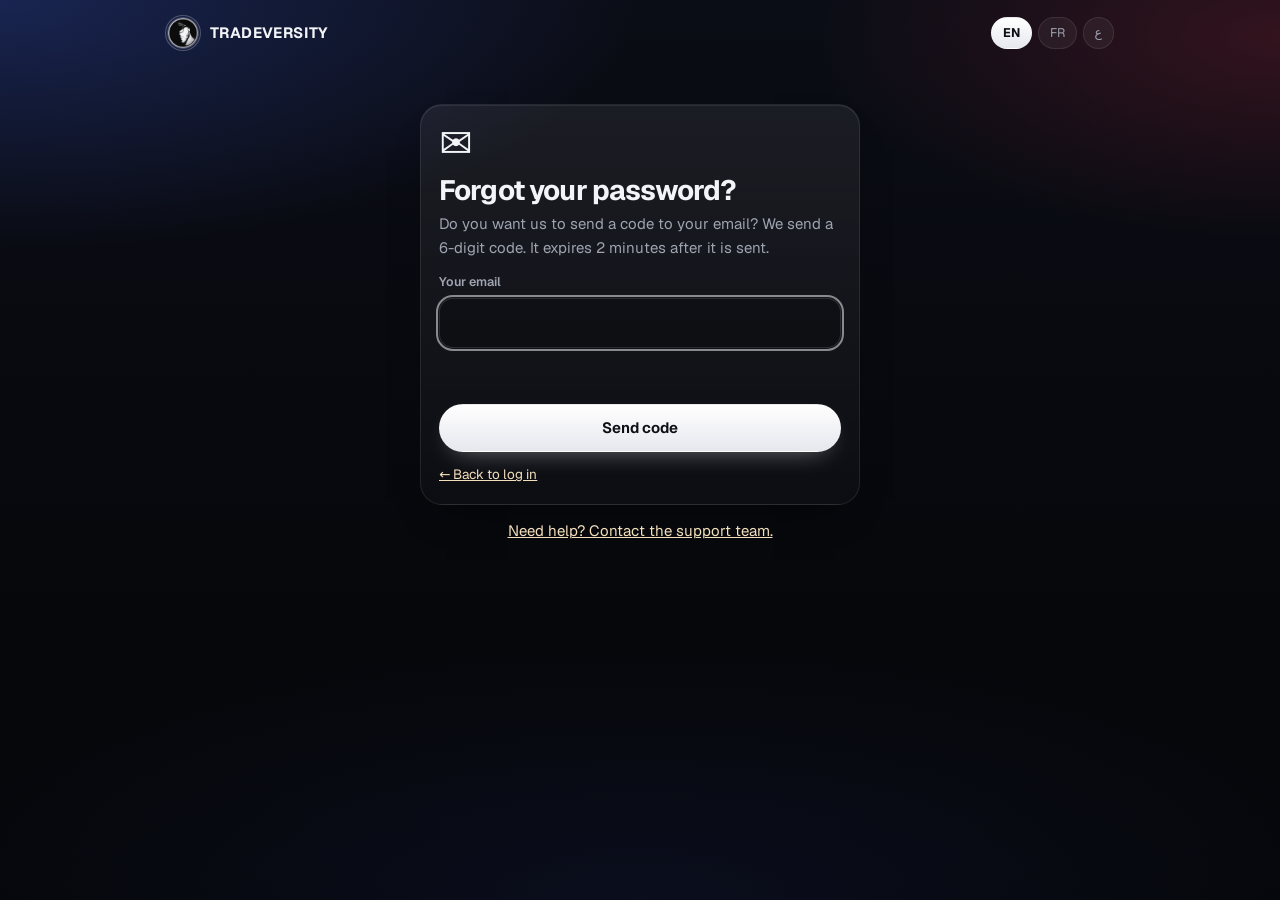
<file: reset-password.html>
<!DOCTYPE html>
<html lang="en" dir="ltr">
<head>
<meta charset="utf-8">
<meta http-equiv="Content-Security-Policy" content="object-src 'none'; base-uri 'self'">
<meta name="viewport" content="width=device-width,initial-scale=1,viewport-fit=cover">
<meta name="robots" content="noindex,nofollow">
<meta name="referrer" content="no-referrer">
<title>Reset your password · TRADEVERSITY</title>
<meta name="theme-color" content="#07080c">
<link rel="icon" href="brand/logo-192.png">
<link rel="preload" href="fonts/geist-latin.woff2" as="font" type="font/woff2" crossorigin>
<link rel="stylesheet" href="fonts/fonts.css?v=1">
<link rel="stylesheet" href="tools.css?v=2">
<style>
[hidden]{display:none!important}
.box{max-width:440px;margin:6vh auto 0}
.box h1{font-size:28px}
.pw{position:relative}.pw .i{padding-inline-end:84px}
.pw button{position:absolute;inset-inline-end:6px;top:50%;transform:translateY(-50%);border:0;background:rgba(255,255,255,.08);color:var(--mut);border-radius:999px;padding:6px 11px;font:inherit;font-size:12.5px;cursor:pointer}
.rules{display:grid;gap:4px;margin:2px 0 0;font-size:13px;color:var(--mut)}
.rules .ok{color:var(--ok)}
.msg{font-size:14px;min-height:20px}.msg.bad{color:var(--bad)}.msg.good{color:var(--ok)}
.big-ic{font-size:40px;line-height:1}
.otp{font-size:28px;letter-spacing:.45em;text-align:center;padding:14px 10px;direction:ltr}
.mail{font-weight:700;color:var(--tx);word-break:break-all;direction:ltr;unicode-bidi:isolate}
.timer{display:flex;align-items:center;justify-content:center;gap:8px;font-size:14px;color:var(--mut)}
.timer b{font-size:18px;color:var(--tx)}
.timer.end b{color:var(--bad)}
.bar{height:4px;border-radius:9px;background:rgba(255,255,255,.08);overflow:hidden}
.bar i{display:block;height:100%;width:100%;background:var(--ok);transform-origin:left;transition:transform 1s linear}
[dir=rtl] .bar i{transform-origin:right}
.timer.end+.bar i{background:var(--bad)}
.links{display:flex;justify-content:space-between;gap:10px;font-size:13.5px;flex-wrap:wrap}
.links button{background:none;border:0;padding:0;font:inherit;color:var(--acc,#9ec3ff);cursor:pointer;text-decoration:underline}
.links button:disabled{color:var(--mut);cursor:default;text-decoration:none;opacity:.7}
.btn:disabled{opacity:.55;cursor:default}
@media (max-width:480px){.box{margin-top:3vh}.box h1{font-size:24px}.otp{font-size:24px;letter-spacing:.35em}.btn{width:100%}}
</style>
<script>
window.T={
fr:{h1:"Choisissez un nouveau mot de passe",lead:"Pour votre compte TRADEVERSITY.",checking:"Vérification…",np:"Nouveau mot de passe",cp:"Confirmer le mot de passe",show:"Afficher",hide:"Masquer",save:"Enregistrer le mot de passe",
r1:"Au moins 8 caractères",r2:"Une lettre et un chiffre",r3:"Les deux mots de passe sont identiques",code:"Code à 6 chiffres de votre application d'authentification",codeWhy:"Votre compte utilise la connexion en deux étapes : entrez votre code pour confirmer.",
saving:"Enregistrement…",doneH:"Mot de passe changé",doneP:"Votre nouveau mot de passe est actif. Pour votre sécurité, vous êtes déconnecté de tous vos appareils : connectez-vous avec le nouveau mot de passe.",login:"Se connecter",
badH:"Ce lien ne fonctionne plus",badP:"Les réinitialisations se font maintenant avec un code envoyé par e-mail. Demandez un nouveau code : il arrive en quelques secondes.",again:"Envoyer un code",
help:"Besoin d'aide ? Contactez l'équipe support.",e_same:"Choisissez un mot de passe différent de l'ancien.",e_weak:"Mot de passe trop faible : ajoutez des lettres, des chiffres et un peu de longueur.",e_code:"Code incorrect. Vérifiez les chiffres et réessayez.",e_gen:"Impossible d'enregistrer. Réessayez ou demandez un nouveau code.",e_rules:"Vérifiez les règles du mot de passe ci-dessous.",
askH:"Mot de passe oublié ?",askP:"Voulez-vous recevoir un code par e-mail ? Nous envoyons un code à 6 chiffres. Il expire 2 minutes après l'envoi.",email:"Votre e-mail",send:"Envoyer le code",sending:"Envoi…",backLogin:"← Retour à la connexion",
codeH:"Vérifiez votre e-mail",codeP:"Nous avons envoyé un code à 6 chiffres à",codeP2:"Tapez-le ci-dessous avant la fin du minuteur.",codeLbl:"Code de réinitialisation",confirm:"Confirmer le code",checkingCode:"Vérification…",
left:"Expire dans",expired:"Code expiré",expiredP:"Ce code a expiré. Appuyez sur « Renvoyer le code » pour en recevoir un nouveau.",resend:"Renvoyer le code",resendIn:"Renvoyer dans",changeMail:"Changer d'e-mail",
sent:"Code envoyé. Regardez dans la boîte de réception (et les Spams).",e_mail:"Entrez une adresse e-mail valide.",e_wait:"Pour votre sécurité, attendez quelques secondes avant de demander un autre code.",e_send:"Envoi impossible. Vérifiez votre connexion et réessayez.",e_cap:"La vérification de sécurité n'a pas pu se charger. Rechargez la page et réessayez.",e_len:"Entrez le code reçu par e-mail.",e_exp:"Ce code a expiré ou a déjà servi. Envoyez-en un nouveau."},
ar:{h1:"اختر كلمة مرور جديدة",lead:"لحسابك في TRADEVERSITY.",checking:"جارٍ التحقق…",np:"كلمة المرور الجديدة",cp:"تأكيد كلمة المرور",show:"إظهار",hide:"إخفاء",save:"حفظ كلمة المرور",
r1:"8 أحرف على الأقل",r2:"حرف ورقم",r3:"كلمتا المرور متطابقتان",code:"الرمز المكوّن من 6 أرقام من تطبيق المصادقة",codeWhy:"حسابك يستعمل تسجيل الدخول بخطوتين: أدخل الرمز للتأكيد.",
saving:"جارٍ الحفظ…",doneH:"تم تغيير كلمة المرور",doneP:"كلمة المرور الجديدة مفعّلة. لأمانك تم تسجيل خروجك من كل الأجهزة: سجّل الدخول بكلمة المرور الجديدة.",login:"تسجيل الدخول",
badH:"هذا الرابط لم يعد يعمل",badP:"إعادة التعيين تتم الآن برمز يُرسل إلى بريدك. اطلب رمزاً جديداً: يصل خلال ثوانٍ.",again:"إرسال رمز",
help:"تحتاج مساعدة؟ تواصل مع فريق الدعم.",e_same:"اختر كلمة مرور مختلفة عن القديمة.",e_weak:"كلمة المرور ضعيفة: أضف حروفاً وأرقاماً وطولاً أكثر.",e_code:"الرمز خاطئ. تحقق من الأرقام وأعد المحاولة.",e_gen:"تعذّر الحفظ. أعد المحاولة أو اطلب رمزاً جديداً.",e_rules:"تحقق من شروط كلمة المرور أدناه.",
askH:"نسيت كلمة المرور؟",askP:"هل تريد أن نرسل لك رمزاً إلى بريدك؟ نرسل رمزاً من 6 أرقام، تنتهي صلاحيته بعد دقيقتين من الإرسال.",email:"بريدك الإلكتروني",send:"إرسال الرمز",sending:"جارٍ الإرسال…",backLogin:"→ العودة لتسجيل الدخول",
codeH:"تفقّد بريدك",codeP:"أرسلنا رمزاً من 6 أرقام إلى",codeP2:"اكتبه أدناه قبل انتهاء العدّاد.",codeLbl:"رمز إعادة التعيين",confirm:"تأكيد الرمز",checkingCode:"جارٍ التحقق…",
left:"ينتهي خلال",expired:"انتهت صلاحية الرمز",expiredP:"انتهت صلاحية هذا الرمز. اضغط «إعادة إرسال الرمز» لتحصل على رمز جديد.",resend:"إعادة إرسال الرمز",resendIn:"إعادة الإرسال بعد",changeMail:"تغيير البريد",
sent:"تم إرسال الرمز. تفقّد صندوق الوارد (والرسائل غير المرغوب فيها).",e_mail:"أدخل بريداً إلكترونياً صحيحاً.",e_wait:"لأمانك، انتظر بضع ثوانٍ قبل طلب رمز آخر.",e_send:"تعذّر الإرسال. تحقق من اتصالك وأعد المحاولة.",e_cap:"تعذّر تحميل فحص الأمان. أعد تحميل الصفحة وحاول مجدداً.",e_len:"أدخل الرمز الذي وصلك في البريد.",e_exp:"انتهت صلاحية هذا الرمز أو استُعمل من قبل. أرسل رمزاً جديداً."}};
</script>
<script src="tools.js?v=2"></script>
<script src="vendor/supabase.js" integrity="sha384-A97u3Qnt9GZHURO9YJZRe7VQgGUeFzcv6I1oIGnUTxQrCxnpQMwR0/G8F2zt9abZ" crossorigin="anonymous"></script>
</head>
<body>
<main class="wrap">
 <div class="top"><a class="brand" href="welcome.html"><i></i>TRADEVERSITY</a>
  <div class="langs" role="group" aria-label="Language"><button type="button" data-l="en">EN</button><button type="button" data-l="fr">FR</button><button type="button" data-l="ar">ع</button></div></div>
 <div class="box">
  <section id="vCheck" class="card"><p class="mut" data-t="checking" style="margin:0">Checking…</p></section>

  <!-- step 1: ask to send a code to the email -->
  <section id="vAsk" class="card grid" hidden>
   <div class="big-ic">✉️</div>
   <div><h1 data-t="askH" style="margin:0 0 6px">Forgot your password?</h1>
    <p class="mut" data-t="askP" style="margin:0">Do you want us to send a code to your email? We send a 6-digit code. It expires 2 minutes after it is sent.</p></div>
   <form id="fAsk" class="grid" novalidate>
    <label class="f"><span data-t="email">Your email</span><input class="i" id="em" type="email" autocomplete="email" inputmode="email" maxlength="254" required></label>
    <div id="capWrap" aria-label="Security check"></div>
    <div class="msg" id="msgAsk" role="alert"></div>
    <button class="btn pri" id="goSend" type="submit" data-t="send">Send code</button>
   </form>
   <div class="links"><a href="index.html?auth=login" data-t="backLogin">← Back to log in</a></div>
  </section>

  <!-- step 2: type the code before the timer ends -->
  <section id="vCode" class="card grid" hidden>
   <div class="big-ic">📩</div>
   <div><h1 data-t="codeH" style="margin:0 0 6px">Check your email</h1>
    <p class="mut" style="margin:0"><span data-t="codeP">We sent a 6-digit code to</span> <span class="mail" id="mailShow"></span>. <span data-t="codeP2">Type it below before the timer ends.</span></p></div>
   <form id="fCode" class="grid" novalidate autocomplete="off">
    <label class="f"><span data-t="codeLbl">Reset code</span><input class="i mono otp" id="otp" inputmode="numeric" autocomplete="one-time-code" maxlength="8" placeholder="••••••"></label>
    <div class="timer" id="timer" aria-live="polite"><span id="tLbl">Expires in</span> <b class="mono" id="tNum">2:00</b></div>
    <div class="bar"><i id="tBar"></i></div>
    <div class="msg" id="msgCode" role="alert"></div>
    <button class="btn pri" id="goCode" type="submit" data-t="confirm">Confirm code</button>
   </form>
   <div class="links"><button type="button" id="resend" disabled><span id="rsLbl">Resend code</span></button><button type="button" id="chMail" data-t="changeMail">Change email</button></div>
  </section>

  <!-- step 3: new password -->
  <section id="vForm" class="card grid" hidden>
   <div><h1 data-t="h1" style="margin:0 0 4px">Choose a new password</h1><p class="mut" data-t="lead" style="margin:0">For your TRADEVERSITY account.</p></div>
   <form id="f" class="grid" novalidate>
    <label class="f"><span data-t="np">New password</span><div class="pw"><input class="i" id="p1" type="password" autocomplete="new-password" minlength="8" maxlength="72" required><button type="button" data-eye="p1" data-t="show">Show</button></div></label>
    <label class="f"><span data-t="cp">Confirm password</span><div class="pw"><input class="i" id="p2" type="password" autocomplete="new-password" minlength="8" maxlength="72" required><button type="button" data-eye="p2" data-t="show">Show</button></div></label>
    <div class="rules" aria-live="polite"><span id="r1">○ <span data-t="r1">At least 8 characters</span></span><span id="r2">○ <span data-t="r2">A letter and a number</span></span><span id="r3">○ <span data-t="r3">Both passwords match</span></span></div>
    <label class="f" id="codeBox" hidden><span data-t="code">6-digit code from your authenticator app</span><input class="i mono" id="code" inputmode="numeric" autocomplete="one-time-code" maxlength="6" pattern="[0-9]{6}"><small class="mut" data-t="codeWhy">Your account uses two-step login: enter your code to confirm.</small></label>
    <div class="msg" id="msg" role="alert"></div>
    <button class="btn pri" id="go" type="submit" data-t="save">Save password</button>
   </form>
  </section>

  <section id="vDone" class="card grid" hidden>
   <div class="big-ic">✅</div><h1 data-t="doneH" style="margin:0">Password changed</h1>
   <p data-t="doneP">Your new password is active. For your safety you are logged out on all your devices: log in with the new password.</p>
   <a class="btn pri" href="index.html?auth=login" data-t="login">Log in</a>
  </section>

  <!-- an old reset link from before the code-only emails -->
  <section id="vBad" class="card grid" hidden>
   <div class="big-ic">⏳</div><h1 data-t="badH" style="margin:0">This link doesn't work any more</h1>
   <p data-t="badP">Password resets now use a code sent to your email. Ask for a new code: it arrives in a few seconds.</p>
   <button class="btn pri" type="button" id="again" data-t="again">Send a code</button>
  </section>
  <p class="mut" style="text-align:center;margin-top:14px"><a href="support.html" data-t="help">Need help? Contact the support team.</a></p>
 </div>
</main>
<script>
(function(){
var URL0="https://szovzzkukzuytkzieuae.supabase.co",KEY="eyJhbGciOiJIUzI1NiIsInR5cCI6IkpXVCJ9.eyJpc3MiOiJzdXBhYmFzZSIsInJlZiI6InN6b3Z6emt1a3p1eXRremlldWFlIiwicm9sZSI6ImFub24iLCJpYXQiOjE3OTQ3ODIyMTgsImV4cCI6MjExMDM1ODIxOH0.hEcb4PhOIrKOZiwvMG6YQQHdR2zr1AhHOHmWeCSKJG0";
var TURNSTILE="0x4AAAAAAGTiqA6fP9YjsjZD";   /* public site key (same as the app) */
var CODE_SEC=120;      /* the code expires this many seconds after "Send code" (Supabase "Email OTP expiration" must match) */
var RESEND_SEC=60;    /* Supabase lets one reset email go out per minute per address */
var $=function(id){return document.getElementById(id)},t=function(k,en){return TV.t(k,en)};
var VIEWS=["vCheck","vAsk","vCode","vForm","vDone","vBad"];
function show(v){VIEWS.forEach(function(id){$(id).hidden=id!==v});if(v==="vAsk")Cap.start()}
/* an old email link may still bring tokens (#hash, ?code= / ?token_hash=): read them, then wipe the address bar */
var hash=new URLSearchParams(location.hash.replace(/^#/,"")),qs=new URLSearchParams(location.search);
var linkErr=hash.get("error")||hash.get("error_code")||qs.get("error");
var hasLink=!!(qs.get("code")||qs.get("token_hash")||hash.get("access_token"));
var sb=window.supabase.createClient(URL0,KEY,{auth:{detectSessionInUrl:true,persistSession:true,autoRefreshToken:true,flowType:"implicit"}});

/* ---------- bot check (Cloudflare Turnstile): Supabase needs it before it sends the email ---------- */
var Cap={_p:null,_id:null,_tok:null,_wait:[],_dead:false,
  load:function(){var me=this;return me._p||(me._p=new Promise(function(res,rej){var s=document.createElement("script");s.src="https://challenges.cloudflare.com/turnstile/v0/api.js?render=explicit";s.async=true;s.onload=res;s.onerror=function(){me._p=null;rej(new Error("captcha_load"))};document.head.appendChild(s)}))},
  _give:function(x){this._tok=x||null;if(x){var w=this._wait;this._wait=[];w.forEach(function(f){f(x)})}},
  start:function(){var me=this;if(!TURNSTILE||me._id!=null)return;
    me.load().then(function(){if(me._id!=null)return;me._dead=false;
      me._id=window.turnstile.render($("capWrap"),{sitekey:TURNSTILE,theme:"dark",size:"flexible","refresh-expired":"auto",
        callback:function(x){me._give(x)},"expired-callback":function(){me._tok=null},"error-callback":function(){me._tok=null}})})
      .catch(function(){me._dead=true;var w=me._wait;me._wait=[];w.forEach(function(f){f(undefined)})})},
  token:async function(){var me=this;if(!TURNSTILE)return undefined;me.start();var x=me._tok;
    if(!x&&!me._dead)x=await new Promise(function(res){me._wait.push(res);setTimeout(function(){res(undefined)},60000)});
    me._tok=null;if(me._id!=null)setTimeout(function(){try{window.turnstile.reset(me._id)}catch(e){}},0);return x||undefined}};

/* ---------- step 1 + 2: send a code, then type it before the timer ends ---------- */
var SK="tv_reset";   /* this tab only: which email + when the code was sent (never the code or a password) */
function getSent(){try{var o=JSON.parse(sessionStorage.getItem(SK)||"null");return o&&o.email?o:null}catch(e){return null}}
function setSent(o){try{o?sessionStorage.setItem(SK,JSON.stringify(o)):sessionStorage.removeItem(SK)}catch(e){}}
function okMail(s){return /^[^\s@]+@[^\s@]+\.[^\s@]{2,}$/.test(s)}
function msg(id,cls,txt){var m=$(id);m.className="msg"+(cls?" "+cls:"");m.textContent=txt||""}
function fmt(s){s=Math.max(0,Math.ceil(s));return Math.floor(s/60)+":"+("0"+s%60).slice(-2)}
var tick=null;
function timer(){var o=getSent();if(!o)return;var now=Date.now(),left=CODE_SEC-(now-o.at)/1000,rs=RESEND_SEC-(now-o.at)/1000,end=left<=0;
  $("timer").classList.toggle("end",end);
  $("tLbl").textContent=end?t("expired","Code expired"):t("left","Expires in");$("tNum").textContent=end?"0:00":fmt(left);
  $("tBar").style.transform="scaleX("+Math.max(0,Math.min(1,left/CODE_SEC))+")";
  $("otp").disabled=end;$("goCode").disabled=end||!!$("goCode")._busy;
  if(end&&!$("msgCode").textContent)msg("msgCode","bad",t("expiredP","This code has expired. Press \"Resend code\" to get a new one."));
  var b=$("resend");if(!b._busy){b.disabled=rs>0;$("rsLbl").textContent=rs>0?t("resendIn","Resend in")+" "+fmt(rs):t("resend","Resend code")}}
function openCode(o){$("mailShow").textContent=o.email;$("otp").value="";msg("msgCode");show("vCode");
  clearInterval(tick);timer();tick=setInterval(timer,1000);setTimeout(function(){if(!$("otp").disabled)$("otp").focus()},60)}
function sendErr(e){var c=String((e&&e.code)||"")+" "+String((e&&e.message)||"");
  if(/captcha/i.test(c))return t("e_cap","The security check couldn't load. Reload the page and try again.");
  if(/rate|security purposes|after \d+ seconds|over_email_send/i.test(c))return t("e_wait","For your safety, wait a few seconds before asking for another code.");
  if(/invalid.*email|email.*invalid|validation/i.test(c))return t("e_mail","Enter a valid email address.");
  return t("e_send","Couldn't send. Check your connection and try again.")}
async function sendCode(email,btn,msgId){
  var keep=btn.innerHTML;btn._busy=true;btn.disabled=true;btn.textContent=t("sending","Sending…");msg(msgId);
  try{var tok=await Cap.token();
    var r=await sb.auth.resetPasswordForEmail(email,{captchaToken:tok});
    if(r.error)throw r.error;
    var o={email:email,at:Date.now()};setSent(o);btn._busy=false;btn.innerHTML=keep;openCode(o);
    msg("msgCode","good",t("sent","Code sent. Check your inbox (and Spam)."));return
  }catch(e){msg(msgId,"bad",sendErr(e))}
  btn._busy=false;btn.disabled=false;btn.innerHTML=keep;if(btn.id==="resend")timer()}
$("fAsk").onsubmit=function(e){e.preventDefault();var em=$("em").value.trim().toLowerCase();
  if(!okMail(em)){msg("msgAsk","bad",t("e_mail","Enter a valid email address."));$("em").focus();return}
  sendCode(em,$("goSend"),"msgAsk")};
$("resend").onclick=function(){var o=getSent();if(!o){show("vAsk");return}sendCode(o.email,$("resend"),"msgCode")};
$("chMail").onclick=function(){var o=getSent();clearInterval(tick);if(o)$("em").value=o.email;setSent(null);msg("msgAsk");show("vAsk");$("em").focus()};
$("again").onclick=function(){msg("msgAsk");show("vAsk");$("em").focus()};
$("otp").oninput=function(e){var v=e.target.value.replace(/\D/g,"").slice(0,8);e.target.value=v;
  if(v.length===6||v.length===8)setTimeout(function(){if($("otp").value===v&&!$("goCode").disabled)$("fCode").requestSubmit()},250)};
$("fCode").onsubmit=async function(e){e.preventDefault();var o=getSent(),code=$("otp").value.trim();if(!o){show("vAsk");return}
  if((Date.now()-o.at)/1000>=CODE_SEC){timer();return}
  if(!/^\d{6,8}$/.test(code)){msg("msgCode","bad",t("e_len","Enter the code from the email."));return}
  var b=$("goCode");b._busy=true;b.disabled=true;b.textContent=t("checkingCode","Checking…");msg("msgCode");
  try{var r=await sb.auth.verifyOtp({email:o.email,token:code,type:"recovery"});if(r.error)throw r.error;
    if(!(r.data&&r.data.session))throw new Error("no_session");
    clearInterval(tick);setSent(null);show("vForm");setTimeout(function(){$("p1").focus()},50);
  }catch(err){var c=String((err&&err.code)||"")+" "+String((err&&err.message)||"");
    msg("msgCode","bad",/otp_expired|has expired/i.test(c)&&(Date.now()-o.at)/1000>=CODE_SEC-5?t("e_exp","This code has expired or was already used. Send a new one."):/rate|too many/i.test(c)?t("e_wait","For your safety, wait a few seconds before asking for another code."):t("e_code","Wrong code. Check the digits and try again."));
    $("otp").select()}
  b._busy=false;b.textContent=t("confirm","Confirm code");timer()};

/* ---------- start ---------- */
async function start(){
  if(linkErr){clean();show("vBad");return}
  if(hasLink){
    try{
      if(qs.get("code")){var x=await sb.auth.exchangeCodeForSession(qs.get("code"));if(x.error)throw x.error}
      else if(qs.get("token_hash")){var y=await sb.auth.verifyOtp({token_hash:qs.get("token_hash"),type:"recovery"});if(y.error)throw y.error}
      var s=await sb.auth.getSession();clean();
      if(!(s.data&&s.data.session)){show("vBad");return}
      setSent(null);show("vForm");setTimeout(function(){$("p1").focus()},50)
    }catch(e){clean();show("vBad")}
    return}
  clean();
  /* a code was sent from this tab a moment ago (page reloaded): back to the code box */
  var o=getSent();if(o&&(Date.now()-o.at)/1000<CODE_SEC+300){openCode(o);return}
  setSent(null);
  /* the email typed on the login screen comes over in this tab only (never in the address bar) */
  try{var pre=sessionStorage.getItem("tv_reset_email");if(pre){$("em").value=pre;sessionStorage.removeItem("tv_reset_email")}}catch(e){}
  show("vAsk");setTimeout(function(){$("em").value?$("goSend").focus():$("em").focus()},60)}
function clean(){try{history.replaceState(null,"",location.pathname)}catch(e){}}

/* ---------- step 3: new password ---------- */
function rules(){var a=$("p1").value,b=$("p2").value,ok1=a.length>=8,ok2=/[A-Za-zÀ-ɏ؀-ۿ]/.test(a)&&/\d/.test(a),ok3=!!a&&a===b;
  [["r1",ok1],["r2",ok2],["r3",ok3]].forEach(function(r){var el=$(r[0]);el.classList.toggle("ok",r[1]);el.firstChild.nodeValue=(r[1]?"✓ ":"○ ")});return ok1&&ok2&&ok3}
$("p1").oninput=rules;$("p2").oninput=rules;
document.querySelectorAll("[data-eye]").forEach(function(b){b.onclick=function(){var i=$(b.dataset.eye),sh=i.type==="password";i.type=sh?"text":"password";b.textContent=sh?t("hide","Hide"):t("show","Show")}});
async function needCode(){var f=await sb.auth.mfa.listFactors();var totp=f.data&&f.data.totp&&f.data.totp.find(function(x){return x.status==="verified"});return totp||null}
$("f").onsubmit=async function(e){e.preventDefault();var m=$("msg");m.className="msg";m.textContent="";
  if(!rules()){m.className="msg bad";m.textContent=t("e_rules","Check the password rules below.");return}
  var go=$("go");go.disabled=true;go.textContent=t("saving","Saving…");
  try{
    if(!$("codeBox").hidden){var code=$("code").value.trim(),fac=await needCode();
      if(!/^\d{6}$/.test(code)||!fac)throw {code:"bad_code"};
      var v=await sb.auth.mfa.challengeAndVerify({factorId:fac.id,code:code});if(v.error)throw {code:"bad_code"}}
    var r=await sb.auth.updateUser({password:$("p1").value});
    if(r.error){var c=r.error.code||"",ms0=String(r.error.message||"");
      if(/aal2|insufficient_aal/i.test(c+ms0)){if(await needCode()){$("codeBox").hidden=false;$("code").focus();throw {code:"need_code"}}}
      throw r.error}
    try{await sb.auth.signOut({scope:"global"})}catch(_){}
    show("vDone")
  }catch(err){var cd=(err&&err.code)||"",ms=String((err&&err.message)||"");
    m.className="msg bad";
    m.textContent=cd==="need_code"?t("codeWhy","Your account uses two-step login: enter your code to confirm."):cd==="bad_code"?t("e_code","Wrong code. Check the digits and try again."):
      /same_password|should be different/i.test(cd+ms)?t("e_same","Choose a password different from your old one."):/weak_password|weak/i.test(cd+ms)?t("e_weak","Password too weak: add letters, numbers and some length."):
      /session|jwt|expired|not authenticated/i.test(cd+ms)?(show("vBad"),""):t("e_gen","Couldn't save. Try again or ask for a new code.")}
  go.disabled=false;go.textContent=t("save","Save password")};
window.onLang=function(){rules();timer();document.querySelectorAll("[data-eye]").forEach(function(b){b.textContent=$(b.dataset.eye).type==="password"?t("show","Show"):t("hide","Hide")})};
start();
})();
</script>
</body>
</html>
</file>
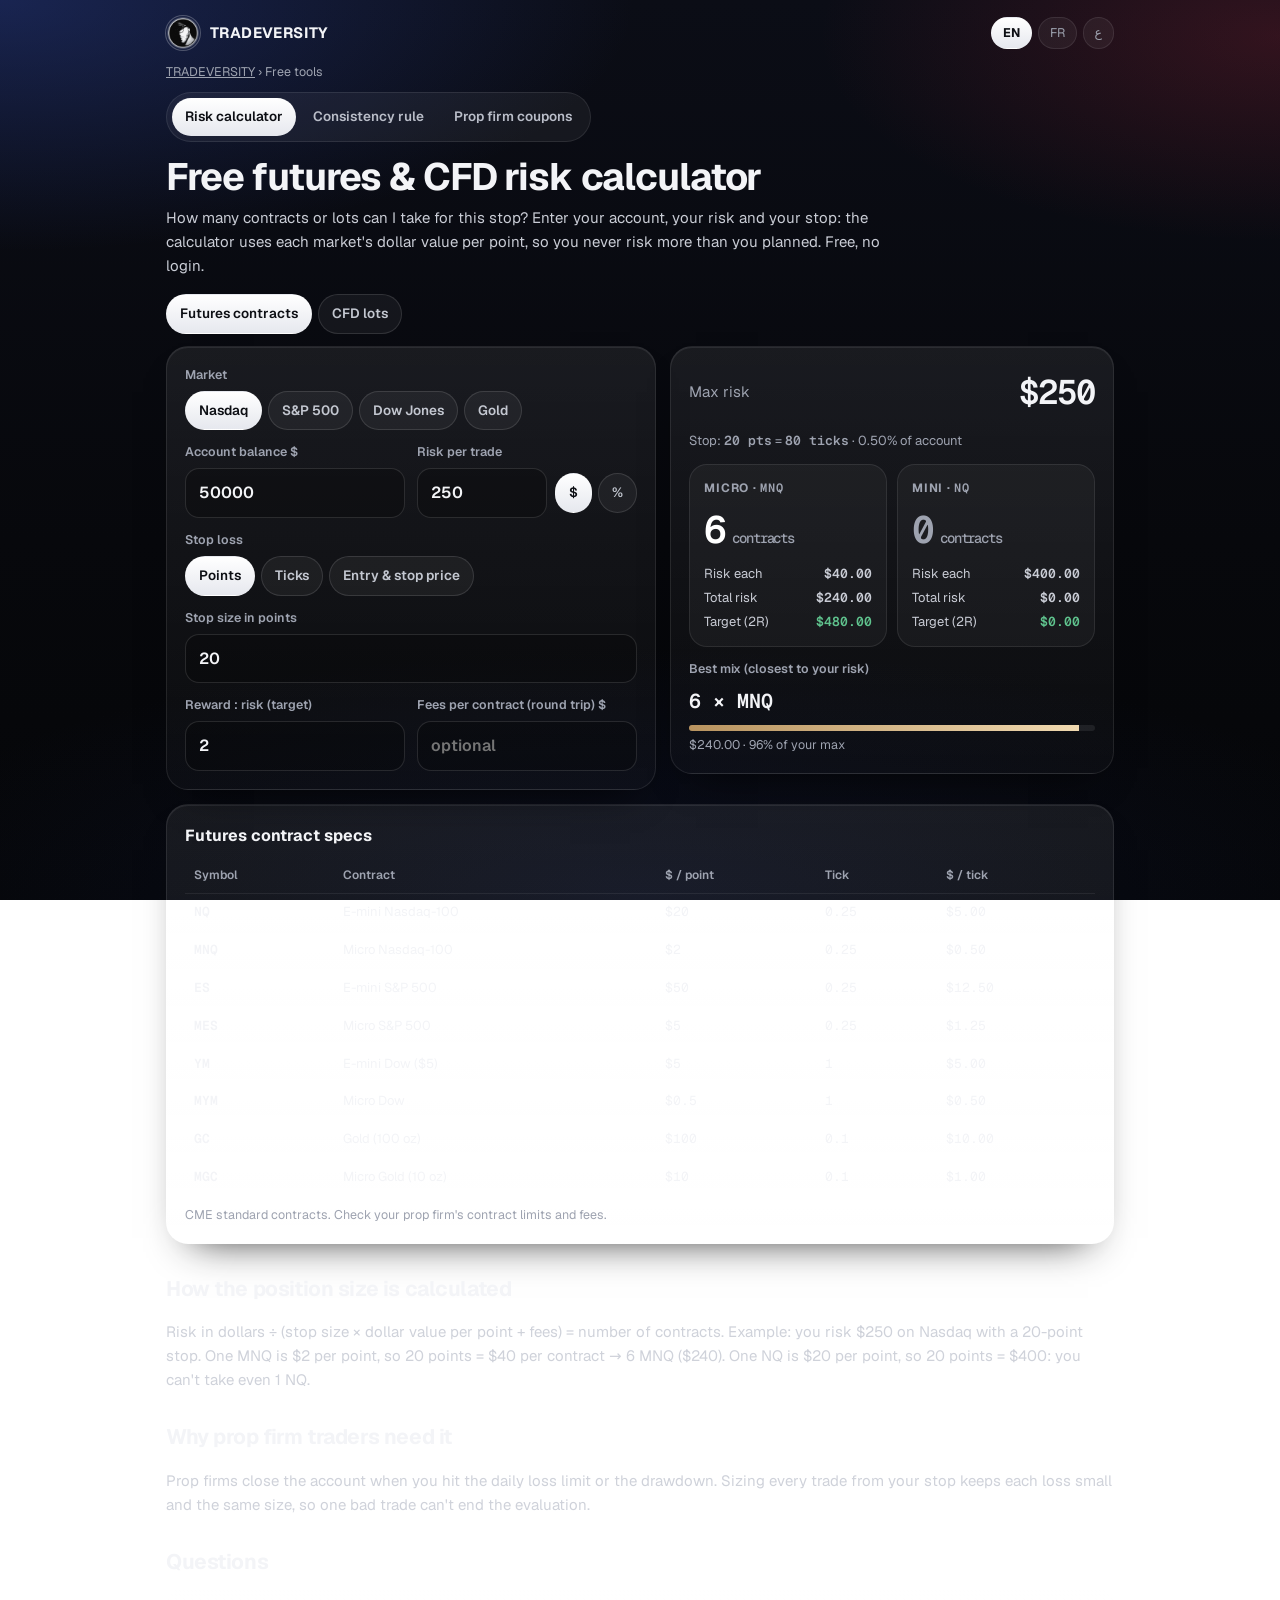
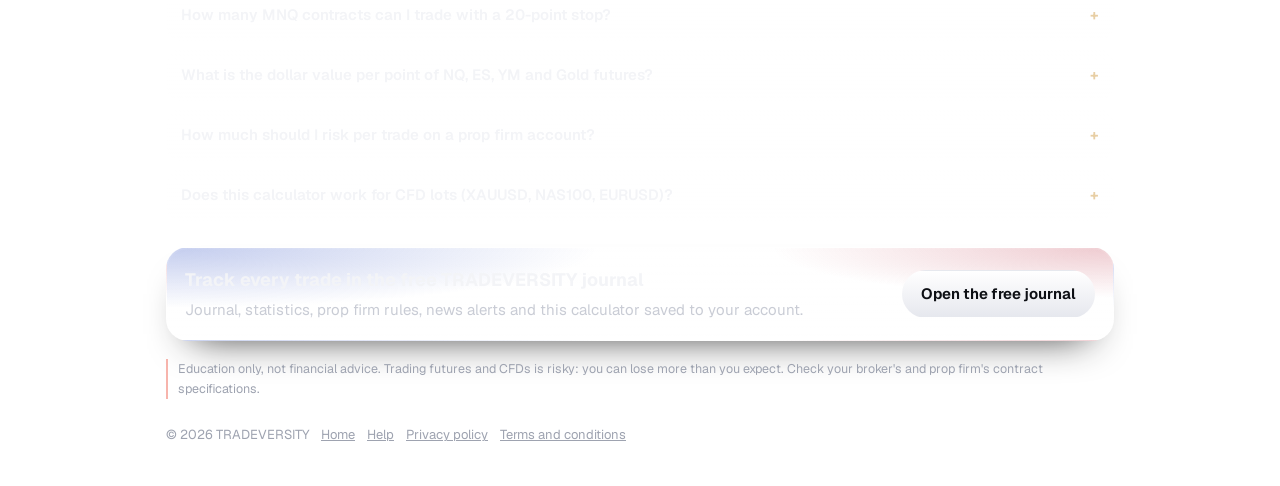
<file: risk-calculator.html>
<!DOCTYPE html>
<html lang="en" dir="ltr">
<head>
<meta charset="utf-8">
<meta http-equiv="Content-Security-Policy" content="object-src 'none'; base-uri 'self'">
<meta name="viewport" content="width=device-width,initial-scale=1,viewport-fit=cover">
<title>Free futures & CFD risk calculator (position size) · TRADEVERSITY</title>
<meta name="description" content="Free position size calculator for futures and CFD traders: how many NQ, MNQ, ES, MES, YM, GC contracts or lots you can take for your stop and risk. Built for prop firm traders. No login.">
<meta name="theme-color" content="#07080c">
<link rel="canonical" href="https://jointradeversity.com/risk-calculator.html">
<meta property="og:type" content="website"><meta property="og:site_name" content="TRADEVERSITY">
<meta property="og:url" content="https://jointradeversity.com/risk-calculator.html">
<meta property="og:title" content="Free futures & CFD risk calculator · TRADEVERSITY">
<meta property="og:description" content="How many contracts or lots can I take for this stop? Futures (NQ, ES, YM, Gold) and CFD (XAUUSD, NAS100, EURUSD). Free, no login.">
<meta property="og:image" content="https://jointradeversity.com/brand/share-card.png?v=2">
<meta name="twitter:card" content="summary_large_image">
<link rel="icon" href="brand/logo-192.png">
<link rel="preload" href="fonts/geist-latin.woff2" as="font" type="font/woff2" crossorigin>
<link rel="preload" href="fonts/geist-mono-latin.woff2" as="font" type="font/woff2" crossorigin>
<link rel="stylesheet" href="fonts/fonts.css?v=1">
<link rel="stylesheet" href="tools.css?v=2">
<script type="application/ld+json">[{"@context":"https://schema.org","@type":"WebApplication","name":"Futures & CFD risk calculator","url":"https://jointradeversity.com/risk-calculator.html","applicationCategory":"FinanceApplication","operatingSystem":"Any","isAccessibleForFree":true,"offers":{"@type":"Offer","price":"0","priceCurrency":"USD"},"publisher":{"@type":"Organization","name":"TRADEVERSITY","url":"https://jointradeversity.com/"}},
{"@context":"https://schema.org","@type":"BreadcrumbList","itemListElement":[{"@type":"ListItem","position":1,"name":"TRADEVERSITY","item":"https://jointradeversity.com/welcome.html"},{"@type":"ListItem","position":2,"name":"Risk calculator","item":"https://jointradeversity.com/risk-calculator.html"}]},
{"@context":"https://schema.org","@type":"FAQPage","mainEntity":[
{"@type":"Question","name":"How many MNQ contracts can I trade with a 20-point stop?","acceptedAnswer":{"@type":"Answer","text":"One MNQ point is worth $2, so a 20-point stop risks $40 per contract. With $250 of risk you can take 6 MNQ ($240). One NQ is worth $20 per point, so the same stop risks $400 per NQ: too much for $250."}},
{"@type":"Question","name":"What is the dollar value per point of NQ, ES, YM and Gold futures?","acceptedAnswer":{"@type":"Answer","text":"NQ $20, MNQ $2, ES $50, MES $5, YM $5, MYM $0.50, GC $100 and MGC $10 per point (CME standard contracts)."}},
{"@type":"Question","name":"How much should I risk per trade on a prop firm account?","acceptedAnswer":{"@type":"Answer","text":"Many prop traders risk a small, fixed part of the daily loss limit or drawdown on each trade, often 0.25% to 1% of the account. Pick an amount that lets you survive several losing trades in a row without breaking a rule."}},
{"@type":"Question","name":"Does this calculator work for CFD lots (XAUUSD, NAS100, EURUSD)?","acceptedAnswer":{"@type":"Answer","text":"Yes. Switch to CFD lots: the calculator uses the dollar value of one pip for 1.00 lot. Brokers differ, so you can change that value to match your broker's contract specifications."}}]}]</script>
<script>
window.T={
fr:{crumb:"Outils gratuits",n1:"Calculateur de risque",n2:"Règle de consistance",n3:"Codes promo prop firms",h1:"Calculateur de risque gratuit futures & CFD",
lead:"Combien de contrats ou de lots puis-je prendre pour ce stop ? Entrez votre compte, votre risque et votre stop : le calculateur utilise la valeur en dollars par point de chaque marché, pour ne jamais risquer plus que prévu. Gratuit, sans connexion.",
m_fut:"Contrats futures",m_cfd:"Lots CFD",s1h:"Comment la taille de position est calculée",
s1p:"Risque en dollars ÷ (taille du stop × valeur en dollars par point + frais) = nombre de contrats. Exemple : vous risquez 250 $ sur le Nasdaq avec un stop de 20 points. Un MNQ vaut 2 $ par point, donc 20 points = 40 $ par contrat → 6 MNQ (240 $). Un NQ vaut 20 $ par point, donc 20 points = 400 $ : vous ne pouvez même pas prendre 1 NQ.",
s2h:"Pourquoi les traders de prop firms en ont besoin",s2p:"Les prop firms ferment le compte quand vous touchez la perte max journalière ou le drawdown. Calculer chaque trade à partir du stop garde chaque perte petite et identique : un mauvais trade ne peut pas terminer l'évaluation.",
fh:"Questions",q1:"Combien de contrats MNQ avec un stop de 20 points ?",a1:"Un point MNQ vaut 2 $, donc un stop de 20 points risque 40 $ par contrat. Avec 250 $ de risque, vous pouvez prendre 6 MNQ (240 $). Un NQ vaut 20 $ par point : le même stop risque 400 $ par NQ, trop pour 250 $.",
q2:"Quelle est la valeur par point des futures NQ, ES, YM et Or ?",a2:"NQ 20 $, MNQ 2 $, ES 50 $, MES 5 $, YM 5 $, MYM 0,50 $, GC 100 $ et MGC 10 $ par point (contrats standard CME).",
q3:"Combien risquer par trade sur un compte prop firm ?",a3:"Beaucoup de traders risquent une petite partie fixe de la perte max journalière ou du drawdown à chaque trade, souvent 0,25 % à 1 % du compte. Choisissez un montant qui vous laisse survivre à plusieurs pertes d'affilée sans casser une règle.",
q4:"Le calculateur fonctionne-t-il pour les lots CFD (XAUUSD, NAS100, EURUSD) ?",a4:"Oui. Passez sur Lots CFD : le calculateur utilise la valeur en dollars d'un pip pour 1,00 lot. Les brokers diffèrent, vous pouvez donc modifier cette valeur selon les spécifications de votre broker.",
ctah:"Suivez chaque trade dans le journal TRADEVERSITY gratuit",ctap:"Journal, statistiques, règles des prop firms, alertes news et ce calculateur enregistré dans votre compte.",ctab:"Ouvrir le journal gratuit",
risk:"Uniquement éducatif, pas un conseil financier. Le trading des futures et des CFD est risqué : vous pouvez perdre plus que prévu. Vérifiez les spécifications de contrat de votre broker et de votre prop firm.",
home:"Accueil",help:"Aide",priv:"Politique de confidentialité",terms:"Conditions générales",
market:"Marché",bal:"Solde du compte $",riskpt:"Risque par trade",stop:"Stop loss",pts:"Points",ticks:"Ticks",px:"Prix d'entrée et de stop",pips:"Pips",stopin_pts:"Taille du stop en points",stopin_ticks:"Taille du stop en ticks",stopin_pips:"Taille du stop en pips",
entry:"Prix d'entrée",stoppx:"Prix du stop",rr:"Gain : risque (objectif)",fees:"Frais par contrat (aller-retour) $",comm:"Commission par lot $",pvlot:"$ par pip pour 1,00 lot",opt:"optionnel",
enter:"Entrez votre risque et la taille du stop.",maxrisk:"Risque max",of:"de",ofacct:"du compte",contracts:"contrats",contract:"contrat",riskeach:"Risque par contrat",totrisk:"Risque total",target:"Objectif",
mix:"Meilleur mélange (le plus proche de votre risque)",yourmax:"de votre max",tp:"Take profit à",wide1:"Stop trop large : même 1",wide2:"risque",wide3:"Resserrez le stop ou passez le trade.",
lotsize:"Taille de lot",lots:"lots",microlots:"Micro lots",perlot:"Risque par 1,00 lot",permic:"Risque par 0,01 lot",dpp:"$ par pip (votre taille)",split:"Votre taille en lots standard / mini / micro",
spec_fut:"Spécifications des contrats futures",spec_cfd:"Spécifications des lots CFD",specn_fut:"Contrats standard CME. Vérifiez les limites de contrats et les frais de votre prop firm.",specn_cfd:"Valeurs courantes chez les brokers : elles changent selon le broker et la prop firm. Vérifiez toujours les spécifications de votre broker.",
th_sym:"Symbole",th_c:"Contrat",th_dpp:"$ / point",th_tick:"Tick",th_dpt:"$ / tick",th_mk:"Marché",th_lot:"1,00 lot =",th_pip:"Pip",pmove:"de mouvement de prix",wide4:"Stop trop large : même 0,01 lot risque"},
ar:{crumb:"أدوات مجانية",n1:"حاسبة المخاطرة",n2:"قاعدة الثبات",n3:"أكواد خصم شركات التمويل",h1:"حاسبة مخاطرة مجانية للعقود الآجلة و CFD",
lead:"كم عقداً أو لوتاً يمكنني فتحه بهذا الستوب؟ أدخل حسابك ومخاطرتك والستوب: الحاسبة تستعمل قيمة النقطة بالدولار لكل سوق، حتى لا تخاطر بأكثر مما خططت. مجانية وبدون تسجيل دخول.",
m_fut:"عقود آجلة",m_cfd:"لوتات CFD",s1h:"كيف يُحسب حجم الصفقة",
s1p:"المخاطرة بالدولار ÷ (حجم الستوب × قيمة النقطة بالدولار + الرسوم) = عدد العقود. مثال: تخاطر بـ 250$ على الناسداك بستوب 20 نقطة. نقطة MNQ تساوي 2$، إذن 20 نقطة = 40$ للعقد ← 6 عقود MNQ (240$). نقطة NQ تساوي 20$، إذن 20 نقطة = 400$: لا يمكنك فتح حتى عقد NQ واحد.",
s2h:"لماذا يحتاجها متداولو شركات التمويل",s2p:"شركات التمويل تغلق الحساب عند بلوغ حد الخسارة اليومية أو الـ drawdown. حساب كل صفقة انطلاقاً من الستوب يجعل كل خسارة صغيرة وبنفس الحجم، فلا تُنهي صفقة سيئة واحدة التقييم.",
fh:"أسئلة",q1:"كم عقد MNQ يمكنني فتحه بستوب 20 نقطة؟",a1:"نقطة MNQ تساوي 2$، إذن ستوب 20 نقطة يخاطر بـ 40$ للعقد. بمخاطرة 250$ يمكنك فتح 6 عقود MNQ (240$). نقطة NQ تساوي 20$، فنفس الستوب يخاطر بـ 400$ للعقد: أكثر من 250$.",
q2:"ما قيمة النقطة بالدولار لعقود NQ و ES و YM والذهب؟",a2:"NQ ‏20$، MNQ ‏2$، ES ‏50$، MES ‏5$، YM ‏5$، MYM ‏0.50$، GC ‏100$ و MGC ‏10$ للنقطة (عقود CME القياسية).",
q3:"كم أخاطر في كل صفقة على حساب شركة تمويل؟",a3:"كثير من المتداولين يخاطرون بجزء صغير وثابت من حد الخسارة اليومية أو الـ drawdown في كل صفقة، غالباً من 0.25% إلى 1% من الحساب. اختر مبلغاً يسمح لك بتحمّل عدة خسائر متتالية دون كسر أي قاعدة.",
q4:"هل تعمل الحاسبة مع لوتات CFD ‏(XAUUSD و NAS100 و EURUSD)؟",a4:"نعم. انتقل إلى لوتات CFD: الحاسبة تستعمل قيمة البيب بالدولار للوت 1.00. الوسطاء يختلفون، لذا يمكنك تغيير هذه القيمة حسب مواصفات وسيطك.",
ctah:"سجّل كل صفقة في يوميات TRADEVERSITY المجانية",ctap:"اليوميات، الإحصائيات، قواعد شركات التمويل، تنبيهات الأخبار وهذه الحاسبة محفوظة في حسابك.",ctab:"افتح اليوميات المجانية",
risk:"للتعليم فقط، وليس نصيحة مالية. تداول العقود الآجلة و CFD محفوف بالمخاطر: قد تخسر أكثر مما تتوقع. تحقق من مواصفات العقود لدى وسيطك وشركة التمويل.",
home:"الرئيسية",help:"المساعدة",priv:"سياسة الخصوصية",terms:"الشروط والأحكام",
market:"السوق",bal:"رصيد الحساب $",riskpt:"المخاطرة لكل صفقة",stop:"وقف الخسارة",pts:"نقاط",ticks:"تيكات",px:"سعر الدخول والستوب",pips:"بيبات",stopin_pts:"حجم الستوب بالنقاط",stopin_ticks:"حجم الستوب بالتيكات",stopin_pips:"حجم الستوب بالبيبات",
entry:"سعر الدخول",stoppx:"سعر الستوب",rr:"العائد : المخاطرة (الهدف)",fees:"رسوم العقد (ذهاب وإياب) $",comm:"العمولة لكل لوت $",pvlot:"$ لكل بيب للوت 1.00",opt:"اختياري",
enter:"أدخل المخاطرة وحجم الستوب.",maxrisk:"أقصى مخاطرة",of:"من",ofacct:"من الحساب",contracts:"عقود",contract:"عقد",riskeach:"مخاطرة العقد",totrisk:"المخاطرة الكلية",target:"الهدف",
mix:"أفضل مزيج (الأقرب لمخاطرتك)",yourmax:"من حدّك",tp:"جني الربح عند",wide1:"الستوب واسع جداً: حتى 1",wide2:"يخاطر بـ",wide3:"ضيّق الستوب أو اترك الصفقة.",
lotsize:"حجم اللوت",lots:"لوت",microlots:"مايكرو لوت",perlot:"المخاطرة للوت 1.00",permic:"المخاطرة للوت 0.01",dpp:"$ لكل بيب (حجمك)",split:"حجمك باللوت القياسي / الميني / المايكرو",
spec_fut:"مواصفات العقود الآجلة",spec_cfd:"مواصفات لوتات CFD",specn_fut:"عقود CME القياسية. تحقق من حدود العقود والرسوم لدى شركة التمويل.",specn_cfd:"قيم شائعة لدى الوسطاء: تتغير حسب الوسيط وشركة التمويل. تحقق دائماً من مواصفات وسيطك.",
th_sym:"الرمز",th_c:"العقد",th_dpp:"$ / نقطة",th_tick:"تيك",th_dpt:"$ / تيك",th_mk:"السوق",th_lot:"1.00 لوت =",th_pip:"بيب",pmove:"حركة سعر",wide4:"الستوب واسع جداً: حتى 0.01 لوت يخاطر بـ"}};
</script>
<script src="tools.js?v=2"></script>
</head>
<body>
<main class="wrap">
 <div class="top"><a class="brand" href="welcome.html"><i></i>TRADEVERSITY</a>
  <div class="langs" role="group" aria-label="Language"><button type="button" data-l="en">EN</button><button type="button" data-l="fr">FR</button><button type="button" data-l="ar">ع</button></div></div>
 <nav class="crumbs" aria-label="Breadcrumb"><a href="welcome.html">TRADEVERSITY</a> › <span data-t="crumb">Free tools</span></nav>
 <nav class="tnav" aria-label="Free tools"><a class="on" href="risk-calculator.html" data-t="n1">Risk calculator</a><a href="consistency-rule.html" data-t="n2">Consistency rule</a><a href="prop-firm-coupons.html" data-t="n3">Prop firm coupons</a></nav>

 <h1 data-t="h1">Free futures & CFD risk calculator</h1>
 <p class="lead" data-t="lead">How many contracts or lots can I take for this stop? Enter your account, your risk and your stop: the calculator uses each market's dollar value per point, so you never risk more than you planned. Free, no login.</p>

 <div class="seg" id="mode" style="margin-bottom:12px"><button type="button" data-m="fut" class="on" data-t="m_fut">Futures contracts</button><button type="button" data-m="cfd" data-t="m_cfd">CFD lots</button></div>
 <div class="cols">
  <div class="card grid" id="form"></div>
  <div id="out"></div>
 </div>
 <div class="card" style="margin-top:14px"><h2 class="h3" id="specT"></h2><div class="tw" id="specs"></div>
  <p class="mut" style="font-size:12.5px;margin:8px 0 0" id="specN"></p></div>

 <section class="prose">
  <h2 data-t="s1h">How the position size is calculated</h2>
  <p data-t="s1p">Risk in dollars ÷ (stop size × dollar value per point + fees) = number of contracts. Example: you risk $250 on Nasdaq with a 20-point stop. One MNQ is $2 per point, so 20 points = $40 per contract → 6 MNQ ($240). One NQ is $20 per point, so 20 points = $400: you can't take even 1 NQ.</p>
  <h2 data-t="s2h">Why prop firm traders need it</h2>
  <p data-t="s2p">Prop firms close the account when you hit the daily loss limit or the drawdown. Sizing every trade from your stop keeps each loss small and the same size, so one bad trade can't end the evaluation.</p>
 </section>

 <h2 data-t="fh">Questions</h2>
 <details class="q"><summary data-t="q1">How many MNQ contracts can I trade with a 20-point stop?</summary><p data-t="a1">One MNQ point is worth $2, so a 20-point stop risks $40 per contract. With $250 of risk you can take 6 MNQ ($240). One NQ is worth $20 per point, so the same stop risks $400 per NQ: too much for $250.</p></details>
 <details class="q"><summary data-t="q2">What is the dollar value per point of NQ, ES, YM and Gold futures?</summary><p data-t="a2">NQ $20, MNQ $2, ES $50, MES $5, YM $5, MYM $0.50, GC $100 and MGC $10 per point (CME standard contracts).</p></details>
 <details class="q"><summary data-t="q3">How much should I risk per trade on a prop firm account?</summary><p data-t="a3">Many prop traders risk a small, fixed part of the daily loss limit or drawdown on each trade, often 0.25% to 1% of the account. Pick an amount that lets you survive several losing trades in a row without breaking a rule.</p></details>
 <details class="q"><summary data-t="q4">Does this calculator work for CFD lots (XAUUSD, NAS100, EURUSD)?</summary><p data-t="a4">Yes. Switch to CFD lots: the calculator uses the dollar value of one pip for 1.00 lot. Brokers differ, so you can change that value to match your broker's contract specifications.</p></details>

 <div class="card cta"><div><b data-t="ctah">Track every trade in the free TRADEVERSITY journal</b><p data-t="ctap">Journal, statistics, prop firm rules, news alerts and this calculator saved to your account.</p></div><a class="btn pri" href="index.html" data-t="ctab">Open the free journal</a></div>
 <p class="risk" data-t="risk">Education only, not financial advice. Trading futures and CFDs is risky: you can lose more than you expect. Check your broker's and prop firm's contract specifications.</p>
 <footer><span>© <span id="yr"></span> TRADEVERSITY</span><a href="welcome.html" data-t="home">Home</a><a href="support.html" data-t="help">Help</a><a href="privacy.html" data-t="priv">Privacy policy</a><a href="terms.html" data-t="terms">Terms and conditions</a></footer>
</main>

<script>
(function(){
var t=function(k,en){return TV.t(k,en)},M=TV.money,N=TV.num,P=TV.pct,E=TV.esc;
var MK={NQ:{name:"E-mini Nasdaq-100",pv:20,tick:.25,grp:"Nasdaq",type:"Mini"},MNQ:{name:"Micro Nasdaq-100",pv:2,tick:.25,grp:"Nasdaq",type:"Micro"},
 ES:{name:"E-mini S&P 500",pv:50,tick:.25,grp:"S&P 500",type:"Mini"},MES:{name:"Micro S&P 500",pv:5,tick:.25,grp:"S&P 500",type:"Micro"},
 YM:{name:"E-mini Dow ($5)",pv:5,tick:1,grp:"Dow Jones",type:"Mini"},MYM:{name:"Micro Dow",pv:.5,tick:1,grp:"Dow Jones",type:"Micro"},
 GC:{name:"Gold (100 oz)",pv:100,tick:.1,grp:"Gold",type:"Mini"},MGC:{name:"Micro Gold (10 oz)",pv:10,tick:.1,grp:"Gold",type:"Micro"}};
var GROUPS={"Nasdaq":["NQ","MNQ"],"S&P 500":["ES","MES"],"Dow Jones":["YM","MYM"],"Gold":["GC","MGC"]};
var CFD={XAUUSD:{name:"Gold",grp:"Metals",size:"100 oz",pip:.1,pv:10,dg:2},XAGUSD:{name:"Silver",grp:"Metals",size:"5,000 oz",pip:.01,pv:50,dg:3},
 NAS100:{name:"Nasdaq 100 (US100)",grp:"Indices",size:"1 × index",pip:1,pv:1,dg:1},US30:{name:"Dow Jones (US30)",grp:"Indices",size:"1 × index",pip:1,pv:1,dg:1},
 US500:{name:"S&P 500 (US500)",grp:"Indices",size:"1 × index",pip:1,pv:1,dg:1},EURUSD:{name:"Euro / Dollar",grp:"Forex",size:"100,000 EUR",pip:.0001,pv:10,dg:5},
 GBPUSD:{name:"Pound / Dollar",grp:"Forex",size:"100,000 GBP",pip:.0001,pv:10,dg:5},BTCUSD:{name:"Bitcoin",grp:"Crypto",size:"1 BTC",pip:1,pv:1,dg:1}};
var KEY="tv_pub_risk";var st;try{st=JSON.parse(localStorage.getItem(KEY))}catch(e){}
st=st||{m:"fut",f:{grp:"Nasdaq",bal:50000,mode:"$",risk:250,sm:"pts",stop:20,entry:"",stopPx:"",rr:2,fees:""},c:{sym:"XAUUSD",bal:10000,mode:"%",risk:1,sm:"pips",stop:50,entry:"",stopPx:"",rr:2,comm:"",pv:""}};
var save=function(){try{localStorage.setItem(KEY,JSON.stringify(st))}catch(e){}};
var $=function(s){return document.querySelector(s)},$$=function(s){return [].slice.call(document.querySelectorAll(s))};
function seg(id,items,cur,attr){return '<div class="seg" id="'+id+'">'+items.map(function(x){return '<button type="button" data-'+attr+'="'+E(x[0])+'" class="'+(x[0]===cur?"on":"")+'">'+x[1]+'</button>'}).join("")+'</div>'}
function inp(k,v,ph){return '<input class="i rk" type="number" inputmode="decimal" step="any" data-k="'+k+'" value="'+E(v)+'"'+(ph?' placeholder="'+E(ph)+'"':'')+'>'}
function form(){var c=st.m==="fut"?st.f:st.c,fut=st.m==="fut";
 var mk=fut?seg("mk",Object.keys(GROUPS).map(function(g){return [g,g]}),c.grp,"v"):seg("mk",Object.keys(CFD).map(function(k){return [k,k]}),c.sym,"v");
 var sms=fut?[["pts",t("pts","Points")],["ticks",t("ticks","Ticks")],["px",t("px","Entry & stop price")]]:[["pips",t("pips","Pips")],["px",t("px","Entry & stop price")]];
 var stopIn=c.sm==="px"?'<div class="grid g2"><label class="f">'+t("entry","Entry price")+inp("entry",c.entry)+'</label><label class="f">'+t("stoppx","Stop price")+inp("stopPx",c.stopPx)+'</label></div>'
  :'<label class="f">'+(c.sm==="pts"?t("stopin_pts","Stop size in points"):c.sm==="ticks"?t("stopin_ticks","Stop size in ticks"):t("stopin_pips","Stop size in pips"))+inp("stop",c.stop)+'</label>';
 var extra=fut?'<div class="grid g2"><label class="f">'+t("rr","Reward : risk (target)")+inp("rr",c.rr)+'</label><label class="f">'+t("fees","Fees per contract (round trip) $")+inp("fees",c.fees,t("opt","optional"))+'</label></div>'
  :'<div class="grid g3"><label class="f">'+t("pvlot","$ per pip for 1.00 lot")+inp("pv",c.pv!==""?c.pv:CFD[c.sym].pv)+'</label><label class="f">'+t("rr","Reward : risk (target)")+inp("rr",c.rr)+'</label><label class="f">'+t("comm","Commission per lot $")+inp("comm",c.comm,t("opt","optional"))+'</label></div>';
 $("#form").innerHTML='<div><div class="k">'+t("market","Market")+'</div>'+mk+'</div>'
  +'<div class="grid g2"><label class="f">'+t("bal","Account balance $")+inp("bal",c.bal)+'</label><label class="f">'+t("riskpt","Risk per trade")+'<div class="row">'+inp("risk",c.risk)+seg("rm",[["$","$"],["%","%"]],c.mode,"v")+'</div></label></div>'
  +'<div><div class="k">'+t("stop","Stop loss")+'</div>'+seg("sm",sms,c.sm,"v")+'</div>'+stopIn+extra;
 $$("#form .rk").forEach(function(i){i.oninput=function(){c[i.dataset.k]=i.value;save();out()}});
 $$("#mk button").forEach(function(b){b.onclick=function(){if(fut){c.grp=b.dataset.v;if(c.grp==="Gold"&&c.sm==="pts"&&N(c.stop)>20)c.stop=5}else{var was=CFD[c.sym].grp;c.sym=b.dataset.v;c.pv="";var g=CFD[c.sym].grp;if(was!==g)c.stop=g==="Forex"?20:g==="Indices"?30:g==="Crypto"?300:50}save();all()}});
 $$("#rm button").forEach(function(b){b.onclick=function(){c.mode=b.dataset.v;if(c.mode==="%"&&N(c.risk)>10)c.risk=fut?.5:1;save();all()}});
 $$("#sm button").forEach(function(b){b.onclick=function(){c.sm=b.dataset.v;save();all()}})}
function out(){var o=$("#out");if(st.m==="fut"){var c=st.f,g=GROUPS[c.grp],mini=MK[g[0]],micro=MK[g[1]];
  var R=c.mode==="%"?N(c.bal)*N(c.risk)/100:N(c.risk),pts=c.sm==="pts"?N(c.stop):c.sm==="ticks"?N(c.stop)*mini.tick:Math.abs(N(c.entry)-N(c.stopPx)),fee=N(c.fees)||0,rr=N(c.rr)||0;
  if(!(R>0)||!(pts>0)){o.innerHTML='<div class="card mut">'+t("enter","Enter your risk and stop size.")+'</div>';return}
  var pMini=pts*mini.pv+fee,pMicro=pts*micro.pv+fee,nMini=Math.floor(R/pMini),nMicro=Math.floor(R/pMicro),mxM=nMini,mxm=Math.floor((R-mxM*pMini)/pMicro),mixR=mxM*pMini+mxm*pMicro;
  var dir=c.sm==="px"&&N(c.entry)>N(c.stopPx)?1:-1,tp=c.sm==="px"&&isFinite(N(c.entry))?N(c.entry)+dir*pts*rr:null;
  var tile=function(ty,sym,n,per,mk){return '<div class="tile '+(n?"":"zero")+'"><div class="ty">'+ty+' · <span class="mono">'+sym+'</span></div><div class="n mono">'+n+'<small>'+(n===1?t("contract","contract"):t("contracts","contracts"))+'</small></div>'
   +'<div class="kv"><span>'+t("riskeach","Risk each")+'</span><b class="mono">'+M(per)+'</b></div><div class="kv"><span>'+t("totrisk","Total risk")+'</span><b class="mono">'+M(n*per)+'</b></div><div class="kv"><span>'+t("target","Target")+' ('+rr+'R)</span><b class="mono" style="color:var(--ok)">'+M(n*(pts*mk.pv*rr-fee))+'</b></div></div>'};
  o.innerHTML='<div class="card grid"><div class="row" style="justify-content:space-between"><span class="mut">'+t("maxrisk","Max risk")+'</span><span class="big mono">'+M(R,0)+'</span></div>'
   +'<div class="mut" style="font-size:13px">'+t("stop","Stop")+': <b class="mono">'+(+pts.toFixed(4))+' pts</b> = <b class="mono">'+(+(pts/mini.tick).toFixed(1))+' ticks</b> · '+(c.mode==="%"?c.risk+"% "+t("of","of")+" "+M(N(c.bal),0):P(R/N(c.bal),2)+" "+t("ofacct","of account"))+'</div>'
   +'<div class="tiles">'+tile("Micro",g[1],nMicro,pMicro,micro)+tile("Mini",g[0],nMini,pMini,mini)+'</div>'
   +'<div><div class="k">'+t("mix","Best mix (closest to your risk)")+'</div><div class="mono" style="font-size:20px;font-weight:650">'+(mxM?mxM+" × "+g[0]:"")+(mxM&&mxm?" + ":"")+(mxm||!mxM?mxm+" × "+g[1]:"")+'</div><div class="bar"><i style="width:'+Math.min(100,mixR/R*100)+'%"></i></div>'
   +'<div class="mut" style="font-size:12.5px">'+M(mixR)+' · '+P(mixR/R,0)+' '+t("yourmax","of your max")+(tp!=null?' · '+t("tp","Take profit at")+' <b class="mono">'+(+tp.toFixed(2))+'</b>':'')+'</div></div>'
   +(nMicro===0?'<div class="status bad">✖ '+t("wide1","Stop is too wide: even 1")+' '+g[1]+' '+t("wide2","risks")+' '+M(pMicro)+'. '+t("wide3","Tighten the stop or skip the trade.")+'</div>':'')+'</div>'}
 else{var c=st.c,m=CFD[c.sym],pv=N(c.pv)>0?N(c.pv):m.pv,R=c.mode==="%"?N(c.bal)*N(c.risk)/100:N(c.risk),pips=c.sm==="pips"?N(c.stop):Math.abs(N(c.entry)-N(c.stopPx))/m.pip,comm=N(c.comm)||0,rr=N(c.rr)||0;
  if(!(R>0)||!(pips>0)){o.innerHTML='<div class="card mut">'+t("enter","Enter your risk and stop size.")+'</div>';return}
  var perLot=pips*pv+comm,lots=Math.floor(R/perLot*100+1e-9)/100,mic=Math.round(lots*100),used=lots*perLot,sd=Math.floor(mic/100),mn=Math.floor((mic%100)/10),mc=mic%10;
  var dir=c.sm==="px"&&N(c.entry)>N(c.stopPx)?1:-1,tp=c.sm==="px"&&isFinite(N(c.entry))?N(c.entry)+dir*pips*m.pip*rr:null;
  o.innerHTML='<div class="card grid"><div class="row" style="justify-content:space-between"><span class="mut">'+t("maxrisk","Max risk")+'</span><span class="big mono">'+M(R,0)+'</span></div>'
   +'<div class="mut" style="font-size:13px">'+t("stop","Stop")+': <b class="mono">'+(+pips.toFixed(1))+' pips</b> = <b class="mono">'+(+(pips*m.pip).toFixed(m.dg))+'</b> '+t("pmove","price move")+' · '+(c.mode==="%"?c.risk+"% "+t("of","of")+" "+M(N(c.bal),0):P(R/N(c.bal),2)+" "+t("ofacct","of account"))+'</div>'
   +'<div class="tiles"><div class="tile '+(mic?"":"zero")+'"><div class="ty">'+t("lotsize","Lot size")+' · <span class="mono">'+c.sym+'</span></div><div class="n mono">'+lots.toFixed(2)+'<small>'+t("lots","lots")+'</small></div>'
   +'<div class="kv"><span>'+t("perlot","Risk per 1.00 lot")+'</span><b class="mono">'+M(perLot)+'</b></div><div class="kv"><span>'+t("totrisk","Total risk")+'</span><b class="mono">'+M(used)+'</b></div><div class="kv"><span>'+t("target","Target")+' ('+rr+'R)</span><b class="mono" style="color:var(--ok)">'+M(lots*(pips*pv*rr-comm))+'</b></div></div>'
   +'<div class="tile '+(mic?"":"zero")+'"><div class="ty">'+t("microlots","Micro lots")+'</div><div class="n mono">'+mic+'<small>× 0.01</small></div><div class="kv"><span>'+t("permic","Risk per 0.01 lot")+'</span><b class="mono">'+M(perLot/100)+'</b></div><div class="kv"><span>'+t("dpp","$ per pip (your size)")+'</span><b class="mono">'+M(lots*pv)+'</b></div></div></div>'
   +'<div><div class="k">'+t("split","Your lot size in standard / mini / micro lots")+'</div><div class="mono" style="font-size:20px;font-weight:650">'+([[sd,"1.00"],[mn,"0.10"],[mc,"0.01"]].filter(function(x){return x[0]}).map(function(x){return x[0]+" × "+x[1]}).join(" + ")||"0 × 0.01")+'</div><div class="bar"><i style="width:'+Math.min(100,used/R*100)+'%"></i></div>'
   +'<div class="mut" style="font-size:12.5px">'+M(used)+' · '+P(used/R,0)+' '+t("yourmax","of your max")+(tp!=null?' · '+t("tp","Take profit at")+' <b class="mono">'+(+tp.toFixed(m.dg))+'</b>':'')+'</div></div>'
   +(mic===0?'<div class="status bad">✖ '+t("wide4","Stop is too wide: even 0.01 lot risks")+' '+M(perLot/100)+'. '+t("wide3","Tighten the stop or skip the trade.")+'</div>':'')+'</div>'}}
function specs(){if(st.m==="fut"){$("#specT").textContent=t("spec_fut","Futures contract specs");$("#specN").textContent=t("specn_fut","CME standard contracts. Check your prop firm's contract limits and fees.");
  $("#specs").innerHTML='<table class="t"><tr><th>'+t("th_sym","Symbol")+'</th><th>'+t("th_c","Contract")+'</th><th>'+t("th_dpp","$ / point")+'</th><th>'+t("th_tick","Tick")+'</th><th>'+t("th_dpt","$ / tick")+'</th></tr>'
  +Object.keys(MK).map(function(k){var m=MK[k];return '<tr><td class="mono"><b>'+k+'</b></td><td>'+m.name+'</td><td class="mono">$'+m.pv+'</td><td class="mono">'+m.tick+'</td><td class="mono">$'+(m.pv*m.tick).toFixed(2)+'</td></tr>'}).join("")+'</table>'}
 else{$("#specT").textContent=t("spec_cfd","CFD lot specs");$("#specN").textContent=t("specn_cfd","Typical broker values: they change between brokers and prop firms. Always check your broker's contract specifications.");
  $("#specs").innerHTML='<table class="t"><tr><th>'+t("th_sym","Symbol")+'</th><th>'+t("th_mk","Market")+'</th><th>'+t("th_lot","1.00 lot =")+'</th><th>'+t("th_pip","Pip")+'</th><th>$ / pip 1.00</th><th>$ / pip 0.01</th></tr>'
  +Object.keys(CFD).map(function(k){var c=CFD[k];return '<tr><td class="mono"><b>'+k+'</b></td><td>'+c.name+'</td><td class="mono">'+c.size+'</td><td class="mono">'+c.pip+'</td><td class="mono">$'+c.pv.toFixed(2)+'</td><td class="mono">$'+(c.pv/100).toFixed(2)+'</td></tr>'}).join("")+'</table>'}}
function all(){$$("#mode button").forEach(function(b){b.classList.toggle("on",b.dataset.m===st.m)});form();out();specs()}
$$("#mode button").forEach(function(b){b.onclick=function(){st.m=b.dataset.m;save();all()}});
window.onLang=all;all();
})();
</script>
<script src="promo-e2t.js?v=1" data-place="risk page" defer></script>
</body>
</html>
</file>
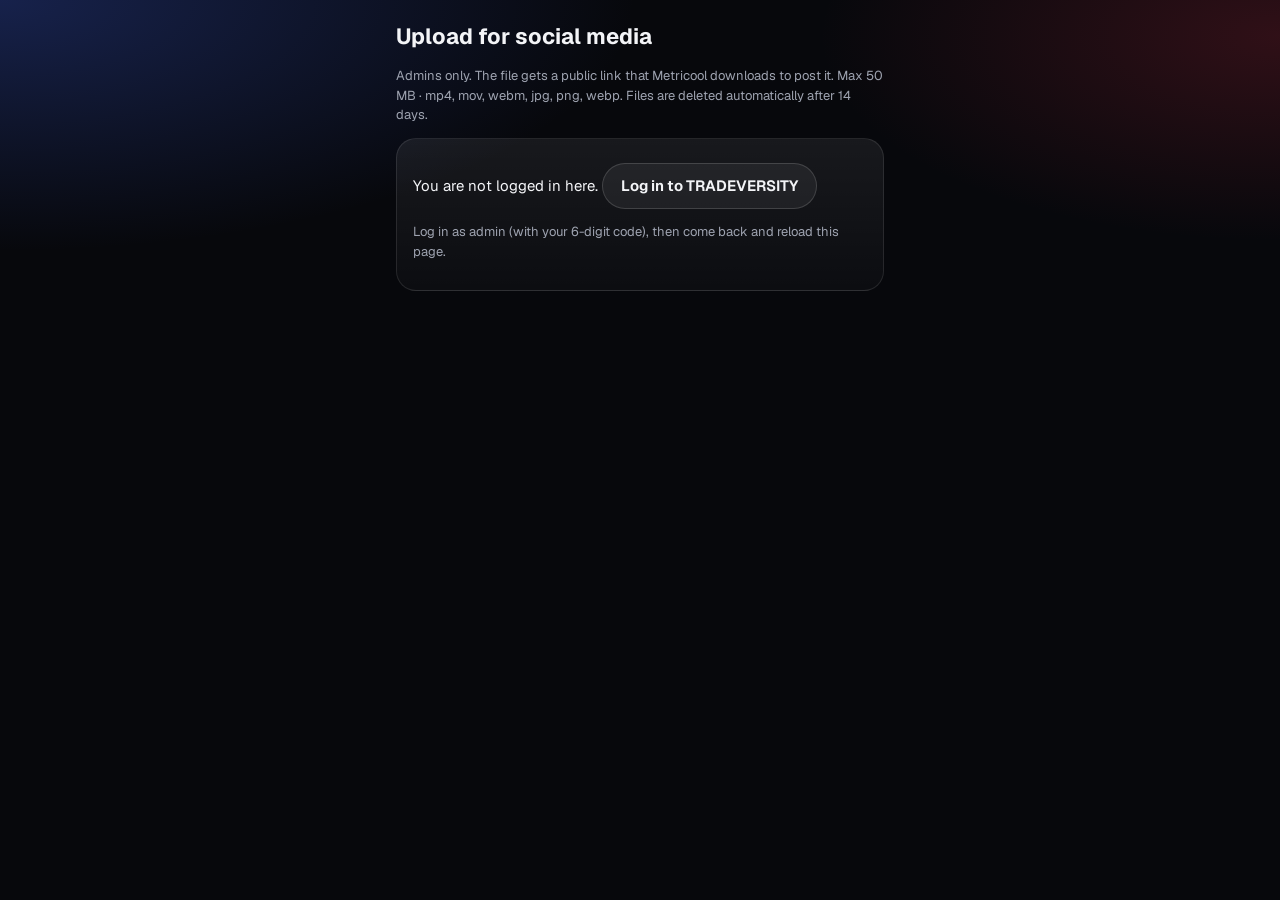
<file: social-upload.html>
<!DOCTYPE html>
<html lang="en">
<head>
<meta charset="utf-8">
<meta http-equiv="Content-Security-Policy" content="object-src 'none'; base-uri 'self'">
<meta name="viewport" content="width=device-width,initial-scale=1">
<meta name="robots" content="noindex,nofollow">
<title>Upload a video for social media · TRADEVERSITY admin</title>
<link rel="icon" href="brand/logo-192.png">
<link rel="stylesheet" href="fonts/fonts.css?v=1">
<style>
:root{--tx:#f3f4f7;--mut:#9ea3b0;--edge:rgba(255,255,255,.1);--ok:#5fc28d;--bad:#ef6a5a}
*{box-sizing:border-box}html,body{margin:0}
body{min-height:100vh;color:var(--tx);font:15px/1.5 Geist,Inter,system-ui,sans-serif;background:radial-gradient(80% 45% at 0% 0%,rgba(46,72,170,.4),transparent 62%),radial-gradient(60% 38% at 100% 4%,rgba(178,40,58,.24),transparent 60%),#07080c}
main{max-width:520px;margin:0 auto;padding:20px 16px 40px}
h1{font-size:22px;margin:0 0 4px}p{color:#cfd2da}.mut{color:var(--mut);font-size:13px}
.card{background:linear-gradient(180deg,rgba(255,255,255,.07),rgba(255,255,255,.025));border:1px solid var(--edge);border-radius:20px;padding:16px;margin:12px 0}
.btn{display:inline-flex;align-items:center;justify-content:center;gap:6px;border-radius:999px;padding:11px 18px;font:inherit;font-weight:650;cursor:pointer;border:1px solid rgba(255,255,255,.15);background:rgba(255,255,255,.06);color:var(--tx);text-decoration:none}
.btn.pri{background:linear-gradient(180deg,#fff,#e6e8ee);color:#0d0f14;border-color:transparent}
.btn:disabled{opacity:.5;cursor:default}
.drop{display:block;border:1.5px dashed rgba(255,255,255,.25);border-radius:18px;padding:26px 14px;text-align:center;cursor:pointer}
.drop.on{border-color:#e8cfa5;background:rgba(232,207,165,.06)}
.bar{height:8px;border-radius:999px;background:rgba(255,255,255,.08);overflow:hidden;margin:10px 0}.bar i{display:block;height:100%;width:0;background:linear-gradient(90deg,#b8935f,#f0d9b0);transition:width .2s}
.link{word-break:break-all;font:13px "Geist Mono",ui-monospace,monospace;background:rgba(0,0,0,.3);border-radius:10px;padding:8px}
.row{display:flex;gap:8px;flex-wrap:wrap;align-items:center}
ul{list-style:none;padding:0;margin:0}li{display:flex;gap:8px;align-items:center;justify-content:space-between;padding:8px 0;border-bottom:1px solid rgba(255,255,255,.06);font-size:13px}
.err{color:var(--bad)}.ok{color:var(--ok)}
</style>
</head>
<body>
<main>
 <h1>Upload for social media</h1>
 <p class="mut">Admins only. The file gets a public link that Metricool downloads to post it. Max 50 MB · mp4, mov, webm, jpg, png, webp. Files are deleted automatically after 14 days.</p>
 <div id="gate" class="card">Checking your admin login…</div>
 <div id="up" hidden>
  <div class="card">
   <label class="drop" id="drop"><input id="file" type="file" accept="video/mp4,video/quicktime,video/webm,image/jpeg,image/png,image/webp" hidden>
    <b>Choose a video or photo</b><br><span class="mut">or drop it here</span></label>
   <div id="prog" hidden><div class="mut" id="pname"></div><div class="bar"><i id="pbar"></i></div><div class="mut" id="pst"></div></div>
   <div id="done" hidden><p class="ok"><b>Uploaded.</b></p><div class="link" id="plink"></div>
    <div class="row" style="margin-top:10px"><button class="btn pri" id="send" type="button" hidden>Use it in my post</button><button class="btn" id="copy" type="button">Copy link</button></div>
    <p class="mut" id="sent"></p></div>
  </div>
  <div class="card"><b>Recent uploads</b><ul id="list"><li class="mut">Loading…</li></ul></div>
 </div>
</main>
<script src="vendor/supabase.js" integrity="sha384-A97u3Qnt9GZHURO9YJZRe7VQgGUeFzcv6I1oIGnUTxQrCxnpQMwR0/G8F2zt9abZ" crossorigin="anonymous"></script>
<script>
(function(){
if(window.top!==window.self){document.body.innerHTML="";return}
var URL0="https://szovzzkukzuytkzieuae.supabase.co",KEY="eyJhbGciOiJIUzI1NiIsInR5cCI6IkpXVCJ9.eyJpc3MiOiJzdXBhYmFzZSIsInJlZiI6InN6b3Z6emt1a3p1eXRremlldWFlIiwicm9sZSI6ImFub24iLCJpYXQiOjE3OTQ3ODIyMTgsImV4cCI6MjExMDM1ODIxOH0.hEcb4PhOIrKOZiwvMG6YQQHdR2zr1AhHOHmWeCSKJG0";
var BUCKET="social",MAX=52428800,KEEP_DAYS=14,TYPES=["video/mp4","video/quicktime","video/webm","image/jpeg","image/png","image/webp"];
var sb=window.supabase.createClient(URL0,KEY),$=function(id){return document.getElementById(id)},token=null,lastUrl="";
/* the command center that opened this window gets the link back (only to claude.ai / claudeusercontent pages) */
var opener=window.opener,openerOk=!!opener;
function pub(path){return URL0+"/storage/v1/object/public/"+BUCKET+"/"+path.split("/").map(encodeURIComponent).join("/")}
function gate(html){$("gate").innerHTML=html;$("gate").hidden=false;$("up").hidden=true}
async function start(){
  var s=await sb.auth.getSession(),ses=s&&s.data&&s.data.session;
  if(!ses){if(openerOk){try{opener.postMessage({type:"tv-upload-failed",msg:"Log in to TRADEVERSITY as admin in this browser, then press Upload again."},"*")}catch(e){}}gate('You are not logged in here. <a class="btn" href="index.html" target="_blank" rel="noopener" style="margin-top:8px">Log in to TRADEVERSITY</a><p class="mut">Log in as admin (with your 6-digit code), then come back and reload this page.</p>');return}
  var lv=await sb.auth.mfa.getAuthenticatorAssuranceLevel();
  if(!lv.data||lv.data.currentLevel!=="aal2"){gate('Your 6-digit code is needed. Open the app, go to Admin and enter the code, then reload this page. <a class="btn" href="index.html#admin" target="_blank" rel="noopener" style="margin-top:8px">Open Admin</a>');return}
  var me=await sb.from("profiles").select("role").eq("id",ses.user.id).maybeSingle();
  if(!me.data||me.data.role!=="admin"){gate('Only TRADEVERSITY admins can upload here.');return}
  token=ses.access_token;$("gate").hidden=true;$("up").hidden=false;list(true);
  /* a file chosen in the command center arrives here and uploads straight away */
  if(openerOk){addEventListener("message",function(e){if(e.source!==opener)return;var d=e.data;if(d&&d.type==="tv-upload-file"&&d.file instanceof Blob)upload(d.file)});try{opener.postMessage({type:"tv-upload-ready"},"*")}catch(e){openerOk=false}}}
async function list(clean){
  var r=await sb.storage.from(BUCKET).list("",{limit:100,sortBy:{column:"created_at",order:"desc"}});
  if(r.error){$("list").innerHTML='<li class="err">'+(String(r.error.message).indexOf("not found")>=0?"The upload folder isn't set up yet: run social_uploads_2026-11-27.sql in Supabase.":esc(r.error.message))+'</li>';return}
  var files=(r.data||[]).filter(function(f){return f.id}),old=files.filter(function(f){return Date.now()-new Date(f.created_at).getTime()>KEEP_DAYS*864e5});
  if(clean&&old.length){await sb.storage.from(BUCKET).remove(old.map(function(f){return f.name}));files=files.filter(function(f){return old.indexOf(f)<0})}
  $("list").innerHTML=files.slice(0,20).map(function(f){var mb=((f.metadata&&f.metadata.size)||0)/1048576;
    return '<li><span>'+esc(f.name.replace(/^\d+-/,""))+' <span class="mut">· '+mb.toFixed(1)+' MB · '+new Date(f.created_at).toLocaleDateString()+'</span></span><span class="row"><button class="btn" data-use="'+esc(f.name)+'" type="button">'+(openerOk?"Use":"Copy")+'</button><button class="btn" data-del="'+esc(f.name)+'" type="button" aria-label="Delete">✕</button></span></li>'}).join("")||'<li class="mut">No upload yet.</li>';
  [].forEach.call(document.querySelectorAll("[data-use]"),function(b){b.onclick=function(){use(pub(b.dataset.use))}});
  [].forEach.call(document.querySelectorAll("[data-del]"),function(b){b.onclick=async function(){b.disabled=true;await sb.storage.from(BUCKET).remove([b.dataset.del]);list(false)}})}
function esc(s){return String(s).replace(/[&<>"']/g,function(c){return {"&":"&amp;","<":"&lt;",">":"&gt;",'"':"&quot;","'":"&#39;"}[c]})}
function use(u){lastUrl=u;if(openerOk){try{opener.postMessage({type:"tv-social-upload",url:u},"*");$("sent").textContent="Sent to the command center. You can close this window.";$("sent").className="ok";return}catch(e){openerOk=false}}
  copy(u)}
function copy(u){(navigator.clipboard?navigator.clipboard.writeText(u):Promise.reject()).then(function(){$("sent").textContent="Link copied: paste it in the post's link box.";$("sent").className="ok"},function(){$("sent").textContent="Select the link above and copy it.";$("sent").className="mut"})}
function upload(f){
  if(!f)return;if(TYPES.indexOf(f.type)<0){alertMsg("This file type isn't accepted. Use mp4, mov, webm, jpg, png or webp.");return}
  if(f.size>MAX){alertMsg("This file is "+(f.size/1048576).toFixed(0)+" MB: the limit is 50 MB. Export it smaller (1080p, shorter) and try again.");return}
  var name=Date.now()+"-"+f.name.toLowerCase().replace(/[^a-z0-9._-]+/g,"-").slice(-60);
  $("prog").hidden=false;$("done").hidden=true;$("pname").textContent=f.name;$("pbar").style.width="0";$("pst").textContent="Uploading…";
  var x=new XMLHttpRequest();x.open("POST",URL0+"/storage/v1/object/"+BUCKET+"/"+encodeURIComponent(name));
  x.setRequestHeader("Authorization","Bearer "+token);x.setRequestHeader("apikey",KEY);x.setRequestHeader("x-upsert","false");x.setRequestHeader("Content-Type",f.type);
  x.upload.onprogress=function(e){if(e.lengthComputable){var p=Math.round(e.loaded/e.total*100);$("pbar").style.width=p+"%";$("pst").textContent=p+"% · "+(e.loaded/1048576).toFixed(1)+" / "+(e.total/1048576).toFixed(1)+" MB"}};
  x.onload=function(){if(x.status>=200&&x.status<300){var u=pub(name);lastUrl=u;$("pst").textContent="Done";$("done").hidden=false;$("plink").textContent=u;$("send").hidden=!openerOk;list(false);if(openerOk)use(u)}
    else{var m="";try{m=JSON.parse(x.responseText).message}catch(e){}alertMsg("Upload refused"+(m?": "+m:" (HTTP "+x.status+")")+(x.status===403?". Log in again as admin with your 6-digit code.":""))}};
  x.onerror=function(){alertMsg("The upload stopped (connection). Try again.")};x.send(f)}
function alertMsg(m){$("prog").hidden=false;$("pst").innerHTML='<span class="err">'+esc(m)+'</span>';if(openerOk){try{opener.postMessage({type:"tv-upload-failed",msg:m},"*")}catch(e){}}}
$("file").onchange=function(){upload(this.files[0]);this.value=""};
var d=$("drop");["dragover","dragenter"].forEach(function(e){d.addEventListener(e,function(ev){ev.preventDefault();d.classList.add("on")})});
["dragleave","drop"].forEach(function(e){d.addEventListener(e,function(ev){ev.preventDefault();d.classList.remove("on")})});
d.addEventListener("drop",function(ev){var f=ev.dataTransfer&&ev.dataTransfer.files[0];upload(f)});
$("send").onclick=function(){use(lastUrl)};$("copy").onclick=function(){copy(lastUrl)};
sb.auth.onAuthStateChange(function(ev,ses){if(ses)token=ses.access_token});
start().catch(function(e){gate('<span class="err">'+esc(e.message||e)+'</span>')});
})();
</script>
</body>
</html>
</file>
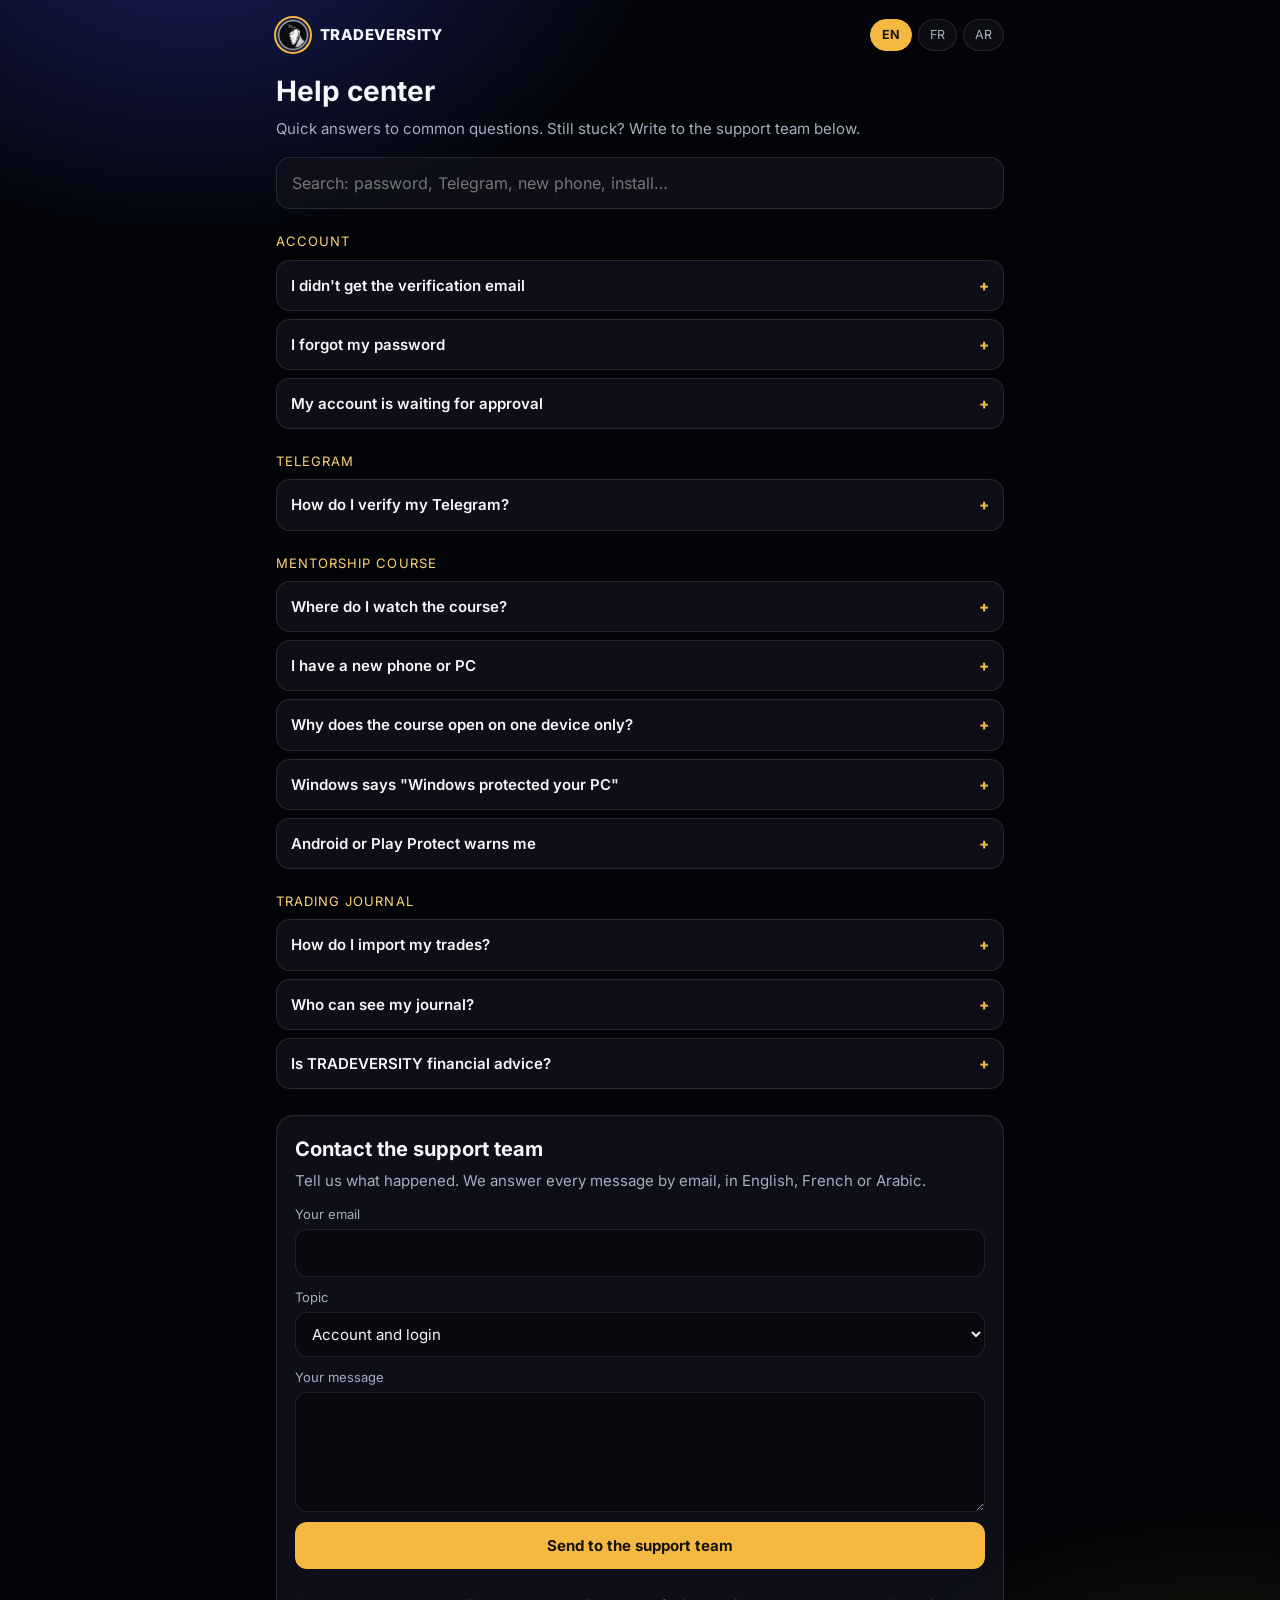
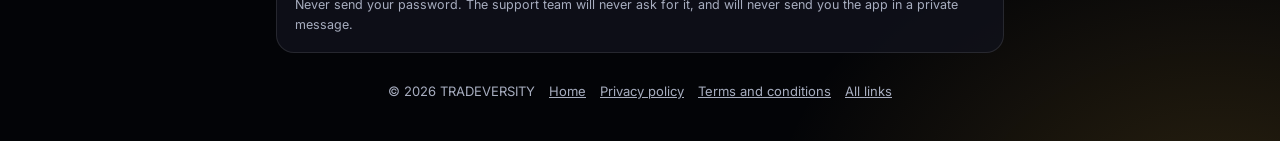
<file: support.html>
<!DOCTYPE html>
<html lang="en" dir="ltr">
<head>
<meta charset="utf-8">
<meta http-equiv="Content-Security-Policy" content="object-src 'none'; base-uri 'self'">
<meta name="viewport" content="width=device-width,initial-scale=1,viewport-fit=cover">
<title>Help center · TRADEVERSITY</title>
<meta name="description" content="TRADEVERSITY help center: account, email and Telegram verification, the Mentorship course, the Cerebra by TDV app, the trading journal. Contact the support team.">
<meta name="theme-color" content="#030407">
<link rel="canonical" href="https://jointradeversity.com/support.html">
<meta property="og:type" content="website"><meta property="og:site_name" content="TRADEVERSITY">
<meta property="og:title" content="TRADEVERSITY · Help center"><meta property="og:description" content="Answers to common questions, and the support team.">
<meta property="og:image" content="https://jointradeversity.com/brand/share-card.png">
<link rel="icon" href="brand/logo-192.png">

<link rel="stylesheet" href="fonts/fonts.css?v=1">
<style>
:root{--bg:#030407;--panel:rgba(16,18,28,.82);--line:rgba(255,255,255,.1);--tx:#f5f7fa;--mut:#a7adbf;--g:#f5b942;--g2:#ffd27a;--ok:#3ccf8e;--bad:#ff6b6b}
*{box-sizing:border-box}
html,body{margin:0;min-height:100%;background:radial-gradient(700px 480px at 15% -5%,rgba(58,72,224,.38),transparent 70%),radial-gradient(640px 460px at 95% 105%,rgba(245,185,66,.16),transparent 70%),var(--bg);color:var(--tx);font:15px/1.55 Inter,system-ui,sans-serif}
html[lang=ar] body{font-family:Cairo,Inter,sans-serif}
a{color:var(--g2)}
main{max-width:760px;margin:0 auto;padding:18px 16px 40px}
.top{display:flex;align-items:center;justify-content:space-between;gap:10px;margin-bottom:18px}
.brand{display:flex;align-items:center;gap:10px;color:var(--tx);text-decoration:none;font-weight:800;letter-spacing:.4px}
.brand i{width:34px;height:34px;border-radius:50%;background:url(brand/logo-192.png) center/cover;box-shadow:0 0 0 2px var(--g)}
.langs{display:flex;gap:6px}
.langs button{border:1px solid var(--line);background:rgba(255,255,255,.04);color:var(--mut);border-radius:999px;padding:5px 11px;font:inherit;font-size:12.5px;cursor:pointer}
.langs button.on{background:var(--g);color:#17130a;border-color:var(--g);font-weight:700}
h1{font-size:28px;margin:6px 0 4px}
.lead{color:var(--mut);margin:0 0 16px}
.search{width:100%;padding:13px 15px;border-radius:14px;border:1px solid var(--line);background:var(--panel);color:var(--tx);font:inherit;font-size:16px}
.search:focus,.f input:focus,.f select:focus,.f textarea:focus{outline:2px solid var(--g);outline-offset:1px}
.cat{margin:22px 0 8px;font-size:13px;letter-spacing:.08em;text-transform:uppercase;color:var(--g2)}
details.q{background:var(--panel);border:1px solid var(--line);border-radius:14px;margin:8px 0;padding:0 14px}
details.q summary{cursor:pointer;padding:13px 0;font-weight:600;list-style:none;display:flex;justify-content:space-between;gap:10px}
details.q summary::-webkit-details-marker{display:none}
details.q summary:after{content:"+";color:var(--g);font-weight:800}
details.q[open] summary:after{content:"–"}
details.q p{margin:0 0 14px;color:#d6dae5}
.none{display:none;color:var(--mut);padding:10px 2px}
.card{background:var(--panel);border:1px solid var(--line);border-radius:18px;padding:18px;margin-top:26px}
.card h2{margin:0 0 4px;font-size:20px}
.f{display:grid;gap:10px;margin-top:12px}
.f label{display:grid;gap:5px;font-size:13px;color:var(--mut)}
.f input,.f select,.f textarea{width:100%;padding:11px 12px;border-radius:12px;border:1px solid var(--line);background:rgba(0,0,0,.35);color:var(--tx);font:inherit;font-size:15px}
.f textarea{min-height:120px;resize:vertical}
.hp{position:absolute;width:1px;height:1px;overflow:hidden;clip-path:inset(50%);white-space:nowrap}
.btn{display:inline-flex;justify-content:center;align-items:center;gap:8px;border:0;border-radius:12px;padding:12px 18px;font:inherit;font-weight:700;cursor:pointer;background:var(--g);color:#17130a}
.btn[disabled]{opacity:.6;cursor:wait}
.msg{margin:6px 0 0;font-size:14px}.msg.ok{color:var(--ok)}.msg.bad{color:var(--bad)}
.note{font-size:12.5px;color:var(--mut);margin:10px 0 0}
/* AI assistant (shown only when the server says it is on) */
.ai{margin-top:16px}
.ai h2{display:flex;align-items:center;gap:8px}
.ai-log{display:grid;gap:8px;margin:12px 0 0;max-height:420px;overflow:auto}
.ai-log:empty{display:none}
.bub{padding:10px 13px;border-radius:14px;white-space:pre-wrap;word-break:break-word;max-width:92%;font-size:14.5px}
.bub.me{justify-self:end;background:rgba(245,185,66,.14);border:1px solid rgba(245,185,66,.35)}
.bub.ai{justify-self:start;background:rgba(255,255,255,.05);border:1px solid var(--line)}
.bub.err{border-color:rgba(255,107,107,.45);color:#ffd2d2}
.bub.wait{color:var(--mut)}
.ai-f{display:flex;gap:8px;margin-top:12px;align-items:flex-end}
.ai-f textarea{flex:1;min-width:0;padding:11px 12px;border-radius:12px;border:1px solid var(--line);background:rgba(0,0,0,.35);color:var(--tx);font:inherit;font-size:16px;resize:none;min-height:46px;max-height:140px}
.ai-f textarea:focus{outline:2px solid var(--g);outline-offset:1px}
footer{margin-top:28px;display:flex;flex-wrap:wrap;gap:8px 14px;justify-content:center;color:var(--mut);font-size:13px}
footer a{color:var(--mut)}
</style>
</head>
<body>
<main>
  <div class="top"><a class="brand" href="welcome.html" aria-label="TRADEVERSITY home"><i></i><span>TRADEVERSITY</span></a>
    <div class="langs" role="group" aria-label="Language"><button data-l="en">EN</button><button data-l="fr">FR</button><button data-l="ar">AR</button></div></div>

  <h1 data-t="h1">Help center</h1>
  <p class="lead" data-t="lead">Quick answers to common questions. Still stuck? Write to the support team below.</p>
  <input class="search" id="q" type="search" data-tp="search" placeholder="Search: password, Telegram, new phone, install…" aria-label="Search the help center">
  <p class="none" id="none" data-t="none">No answer found. Write to the support team below.</p>

  <section class="card ai" id="ai" hidden aria-labelledby="aiH">
    <h2 id="aiH"><span aria-hidden="true">🤖</span><span data-t="ai_h">Ask the assistant</span></h2>
    <p class="lead" style="margin:0" data-t="ai_l">Answers any time, in English, French or Arabic, from this help center.</p>
    <div class="ai-log" id="aiLog" aria-live="polite"></div>
    <form class="ai-f" id="aiForm" novalidate>
      <textarea id="aiQ" dir="auto" rows="1" maxlength="600" data-tp="ai_ph" placeholder="Type your question…" aria-label="Your question"></textarea>
      <button class="btn" id="aiGo" type="submit" data-t="ai_send">Ask</button>
    </form>
    <p class="note" data-t="ai_note">AI answers can be wrong. Don't type passwords, codes or personal details: your question is sent to Google Gemini to write the answer. For your own account, write to the support team below.</p>
  </section>

  <div id="faq">
    <div class="cat" data-t="c1">Account</div>
    <details class="q"><summary data-t="q1">I didn't get the verification email</summary><p data-t="a1">Check your Spam and Promotions folders. The code expires after 2 minutes: on the verification screen, tap "Send a new code". Make sure the email address is written correctly, or tap "Change email".</p></details>
    <details class="q"><summary data-t="q2">I forgot my password</summary><p data-t="a2">On the login screen, tap "Forgot password?" (or open jointradeversity.com/reset-password.html), then "Send code". Type the 6-digit code from the email within 2 minutes and choose a new password.</p></details>
    <details class="q"><summary data-t="q3">My account is waiting for approval</summary><p data-t="a3">After you verify your email and your Telegram, the team approves new members. You can use the app as soon as your account is approved.</p></details>
    <div class="cat" data-t="c2">Telegram</div>
    <details class="q"><summary data-t="q4">How do I verify my Telegram?</summary><p data-t="a4">Open our bot @Tardeversity_verify_bot on Telegram and press Start. It sends you a 6-digit code: type it in the app. The code works for 15 minutes, with 5 tries. Your Telegram username in your profile must be the one you use on Telegram.</p></details>
    <div class="cat" data-t="c3">Mentorship course</div>
    <details class="q"><summary data-t="q5">Where do I watch the course?</summary><p data-t="a5">On a Windows PC, in the Cerebra by TDV app. On Android, in the Cerebra by TDV app for Android. iPhone and iPad are not supported yet. Open the Mentorship course in your account: it shows the right download for your device.</p></details>
    <details class="q"><summary data-t="q6">I have a new phone or PC</summary><p data-t="a6">Move the course yourself: on the new device, ask for a code sent to your Telegram and type it. The new device replaces the old one 24 hours later, and your old device can cancel the change. You can move it once every 90 days, 2 times a year.</p></details>
    <details class="q"><summary data-t="q7">Why does the course open on one device only?</summary><p data-t="a7">To protect the lessons from sharing and leaks. Your name and email also appear on every video, so a leak shows who it came from.</p></details>
    <details class="q"><summary data-t="q8">Windows says "Windows protected your PC"</summary><p data-t="a8">Click "More info", then "Run anyway". Windows shows this because the app is new and not yet signed with a paid certificate, not because it is harmful. Only download it from jointradeversity.com.</p></details>
    <details class="q"><summary data-t="q9">Android or Play Protect warns me</summary><p data-t="a9">If Chrome asks, tap "Download anyway". If Play Protect warns, tap "More details", then "Install anyway". It warns about any app that doesn't come from Google Play.</p></details>
    <div class="cat" data-t="c4">Trading journal</div>
    <details class="q"><summary data-t="q10">How do I import my trades?</summary><p data-t="a10">In My trading, use "Import CSV". It reads exports from Tradovate, NinjaTrader and MT5, and detects your prop firm, platform and commissions.</p></details>
    <details class="q"><summary data-t="q11">Who can see my journal?</summary><p data-t="a11">Only you. A share link is read-only and you can turn it off at any time. Read our privacy policy for the details.</p></details>
    <details class="q"><summary data-t="q12">Is TRADEVERSITY financial advice?</summary><p data-t="a12">No. Everything is education only. Trading is risky: never risk money you can't afford to lose.</p></details>
  </div>

  <section class="card" id="contact">
    <h2 data-t="ch">Contact the support team</h2>
    <p class="lead" style="margin:0" data-t="cl">Tell us what happened. We answer every message by email, in English, French or Arabic.</p>
    <form class="f" id="form" novalidate>
      <label><span data-t="fe">Your email</span><input name="email" type="email" required maxlength="200" autocomplete="email"></label>
      <label><span data-t="ft">Topic</span><select name="topic">
        <option value="account" data-t="t1">Account and login</option><option value="telegram" data-t="t2">Telegram verification</option>
        <option value="course" data-t="t3">Mentorship course</option><option value="app" data-t="t4">Cerebra by TDV app</option>
        <option value="journal" data-t="t5">Trading journal</option><option value="other" data-t="t6">Something else</option></select></label>
      <label><span data-t="fm">Your message</span><textarea name="message" required minlength="10" maxlength="2000"></textarea></label>
      <div class="hp" aria-hidden="true"><label>Website<input name="website" tabindex="-1" autocomplete="off"></label></div>
      <button class="btn" type="submit" id="send" data-t="send">Send to the support team</button>
      <p class="msg" id="msg" role="status"></p>
    </form>
    <p class="note" data-t="safe">Never send your password. The support team will never ask for it, and will never send you the app in a private message.</p>
  </section>

  <footer><span>© <span id="yr"></span> TRADEVERSITY</span><a href="welcome.html" data-t="home">Home</a><a href="privacy.html" data-t="priv">Privacy policy</a><a href="terms.html" data-t="terms">Terms and conditions</a><a href="links" data-t="links">All links</a></footer>
</main>
<script>
(function(){
var SB="https://szovzzkukzuytkzieuae.supabase.co",KEY="eyJhbGciOiJIUzI1NiIsInR5cCI6IkpXVCJ9.eyJpc3MiOiJzdXBhYmFzZSIsInJlZiI6InN6b3Z6emt1a3p1eXRremlldWFlIiwicm9sZSI6ImFub24iLCJpYXQiOjE3OTQ3ODIyMTgsImV4cCI6MjExMDM1ODIxOH0.hEcb4PhOIrKOZiwvMG6YQQHdR2zr1AhHOHmWeCSKJG0";
var T={fr:{ai_h:"Demandez à l'assistant",ai_l:"Réponses à toute heure, en français, anglais ou arabe, à partir de ce centre d'aide.",ai_ph:"Tapez votre question…",ai_send:"Demander",ai_note:"Les réponses de l'IA peuvent être fausses. N'écrivez ni mot de passe, ni code, ni informations personnelles : votre question est envoyée à Google Gemini pour écrire la réponse. Pour votre propre compte, écrivez à l'équipe support ci-dessous.",ai_wait:"L'assistant écrit…",ai_limit:"Vous avez posé beaucoup de questions aujourd'hui. Écrivez à l'équipe support ci-dessous.",ai_busy:"L'assistant est occupé. Réessayez dans une minute.",ai_off:"L'assistant n'est pas disponible pour le moment. Utilisez la recherche ou écrivez à l'équipe support ci-dessous.",ai_short:"Écrivez votre question (au moins 2 caractères).",ai_who:"Assistant TRADEVERSITY",
h1:"Centre d'aide",lead:"Des réponses rapides aux questions courantes. Toujours bloqué ? Écrivez à l'équipe support plus bas.",search:"Rechercher : mot de passe, Telegram, nouveau téléphone, installation…",none:"Aucune réponse trouvée. Écrivez à l'équipe support plus bas.",
c1:"Compte",q1:"Je n'ai pas reçu l'e-mail de vérification",a1:"Vérifiez vos dossiers Spam et Promotions. Le code expire après 2 minutes : sur l'écran de vérification, touchez « Envoyer un nouveau code ». Vérifiez que l'adresse e-mail est bien écrite, ou touchez « Changer d'e-mail ».",
q2:"J'ai oublié mon mot de passe",a2:"Sur l'écran de connexion, touchez « Mot de passe oublié ? » (ou ouvrez jointradeversity.com/reset-password.html), puis « Envoyer le code ». Tapez le code à 6 chiffres reçu par e-mail dans les 2 minutes et choisissez un nouveau mot de passe.",
q3:"Mon compte attend l'approbation",a3:"Après la vérification de votre e-mail et de votre Telegram, l'équipe approuve les nouveaux membres. Vous pouvez utiliser l'appli dès que votre compte est approuvé.",
c2:"Telegram",q4:"Comment vérifier mon Telegram ?",a4:"Ouvrez notre bot @Tardeversity_verify_bot sur Telegram et appuyez sur Démarrer. Il vous envoie un code à 6 chiffres : tapez-le dans l'appli. Le code fonctionne 15 minutes, avec 5 essais. Le nom d'utilisateur Telegram de votre profil doit être celui que vous utilisez sur Telegram.",
c3:"Formation Mentorship",q5:"Où regarder la formation ?",a5:"Sur un PC Windows, dans l'appli Cerebra by TDV. Sur Android, dans l'appli Cerebra by TDV pour Android. iPhone et iPad ne sont pas encore pris en charge. Ouvrez la formation dans votre compte : elle affiche le bon téléchargement pour votre appareil.",
q6:"J'ai un nouveau téléphone ou PC",a6:"Déplacez la formation vous-même : sur le nouvel appareil, demandez un code envoyé sur votre Telegram et tapez-le. Le nouvel appareil remplace l'ancien 24 heures plus tard, et l'ancien appareil peut annuler. Vous pouvez la déplacer une fois tous les 90 jours, 2 fois par an.",
q7:"Pourquoi la formation s'ouvre sur un seul appareil ?",a7:"Pour protéger les leçons du partage et des fuites. Votre nom et votre e-mail apparaissent aussi sur chaque vidéo : une fuite montre d'où elle vient.",
q8:"Windows affiche « Windows a protégé votre ordinateur »",a8:"Cliquez sur « Informations complémentaires », puis « Exécuter quand même ». Windows l'affiche parce que l'appli est nouvelle et pas encore signée avec un certificat payant, pas parce qu'elle est dangereuse. Téléchargez-la uniquement sur jointradeversity.com.",
q9:"Android ou Play Protect m'avertit",a9:"Si Chrome le demande, touchez « Télécharger quand même ». Si Play Protect avertit, touchez « Plus de détails », puis « Installer quand même ». Il avertit pour toute appli qui ne vient pas de Google Play.",
c4:"Journal de trading",q10:"Comment importer mes trades ?",a10:"Dans Mon trading, utilisez « Importer CSV ». Il lit les exports de Tradovate, NinjaTrader et MT5, et détecte votre prop firm, la plateforme et les commissions.",
q11:"Qui peut voir mon journal ?",a11:"Vous seul. Un lien de partage est en lecture seule et vous pouvez le désactiver à tout moment. Lisez notre politique de confidentialité pour les détails.",
q12:"TRADEVERSITY est-il un conseil financier ?",a12:"Non. Tout est uniquement éducatif. Le trading est risqué : ne risquez jamais de l'argent que vous ne pouvez pas vous permettre de perdre.",
ch:"Contacter l'équipe support",cl:"Dites-nous ce qui s'est passé. Nous répondons à chaque message par e-mail, en anglais, français ou arabe.",fe:"Votre e-mail",ft:"Sujet",fm:"Votre message",
t1:"Compte et connexion",t2:"Vérification Telegram",t3:"Formation Mentorship",t4:"Appli Cerebra by TDV",t5:"Journal de trading",t6:"Autre chose",send:"Envoyer à l'équipe support",
safe:"N'envoyez jamais votre mot de passe. L'équipe support ne vous le demandera jamais et ne vous enverra jamais l'appli en message privé.",home:"Accueil",priv:"Politique de confidentialité",terms:"Conditions générales",links:"Tous les liens",
m_ok:"Merci ! Votre message est arrivé à l'équipe support. Nous vous répondons par e-mail.",m_email:"Écrivez une adresse e-mail valide.",m_msg:"Votre message doit faire au moins 10 caractères.",m_many:"Trop de messages ont été envoyés cette heure. Réessayez plus tard.",m_soon:"Le formulaire de contact ouvre très bientôt. Réessayez un peu plus tard.",m_err:"Envoi impossible. Vérifiez votre connexion et réessayez."},
ar:{ai_h:"اسأل المساعد",ai_l:"إجابات في أي وقت، بالعربية أو الفرنسية أو الإنجليزية، من مركز المساعدة هذا.",ai_ph:"اكتب سؤالك…",ai_send:"اسأل",ai_note:"قد تخطئ إجابات الذكاء الاصطناعي. لا تكتب كلمة مرور أو رمزاً أو معلومات شخصية: يُرسل سؤالك إلى Google Gemini لكتابة الإجابة. لمشاكل حسابك، راسل فريق الدعم أدناه.",ai_wait:"المساعد يكتب…",ai_limit:"طرحت أسئلة كثيرة اليوم. راسل فريق الدعم أدناه.",ai_busy:"المساعد مشغول. أعد المحاولة بعد دقيقة.",ai_off:"المساعد غير متاح حالياً. استعمل البحث أو راسل فريق الدعم أدناه.",ai_short:"اكتب سؤالك (حرفان على الأقل).",ai_who:"مساعد TRADEVERSITY",
h1:"مركز المساعدة",lead:"إجابات سريعة على الأسئلة الشائعة. ما زلت عالقاً؟ اكتب لفريق الدعم في الأسفل.",search:"ابحث: كلمة المرور، تيليغرام، هاتف جديد، التثبيت…",none:"لم نجد إجابة. اكتب لفريق الدعم في الأسفل.",
c1:"الحساب",q1:"لم يصلني بريد التحقق",a1:"تحقق من مجلدات البريد المزعج والعروض. ينتهي الرمز بعد دقيقتين: في شاشة التحقق اضغط «إرسال رمز جديد». تأكد من كتابة بريدك بشكل صحيح، أو اضغط «تغيير البريد».",
q2:"نسيت كلمة المرور",a2:"في شاشة تسجيل الدخول اضغط «نسيت كلمة المرور؟» (أو افتح jointradeversity.com/reset-password.html)، ثم «إرسال الرمز». اكتب الرمز المكوّن من 6 أرقام الذي يصلك في البريد خلال دقيقتين واختر كلمة مرور جديدة.",
q3:"حسابي في انتظار الموافقة",a3:"بعد التحقق من بريدك وتيليغرام، يوافق الفريق على الأعضاء الجدد. يمكنك استخدام التطبيق بمجرد الموافقة على حسابك.",
c2:"تيليغرام",q4:"كيف أتحقق من حساب تيليغرام؟",a4:"افتح البوت @Tardeversity_verify_bot على تيليغرام واضغط Start. سيرسل لك رمزاً من 6 أرقام: اكتبه في التطبيق. الرمز صالح 15 دقيقة مع 5 محاولات. يجب أن يكون اسم مستخدم تيليغرام في ملفك هو نفسه الذي تستعمله على تيليغرام.",
c3:"دورة الإرشاد",q5:"أين أشاهد الدورة؟",a5:"على حاسوب ويندوز، في تطبيق Cerebra by TDV. على أندرويد، في تطبيق Cerebra by TDV لأندرويد. الآيفون والآيباد غير مدعومين بعد. افتح الدورة في حسابك: ستعرض التنزيل المناسب لجهازك.",
q6:"لدي هاتف أو حاسوب جديد",a6:"انقل الدورة بنفسك: على الجهاز الجديد اطلب رمزاً يُرسل إلى تيليغرام واكتبه. يحلّ الجهاز الجديد محل القديم بعد 24 ساعة، ويمكن للجهاز القديم إلغاء النقل. يمكنك النقل مرة كل 90 يوماً، مرتين في السنة.",
q7:"لماذا تُفتح الدورة على جهاز واحد فقط؟",a7:"لحماية الدروس من المشاركة والتسريب. يظهر اسمك وبريدك أيضاً على كل فيديو، فأي تسريب يكشف مصدره.",
q8:"يظهر Windows رسالة «Windows protected your PC»",a8:"اضغط «More info» ثم «Run anyway». يظهرها Windows لأن التطبيق جديد ولم يُوقَّع بعد بشهادة مدفوعة، وليس لأنه ضار. حمّله فقط من jointradeversity.com.",
q9:"أندرويد أو Play Protect يحذّرني",a9:"إذا طلب Chrome، اضغط «التنزيل على أي حال». إذا حذّر Play Protect، اضغط «مزيد من التفاصيل» ثم «التثبيت على أي حال». يحذّر من أي تطبيق لا يأتي من Google Play.",
c4:"يوميات التداول",q10:"كيف أستورد صفقاتي؟",a10:"في «تداولي» استعمل «استيراد CSV». يقرأ ملفات Tradovate وNinjaTrader وMT5، ويكتشف شركة التمويل والمنصة والعمولات.",
q11:"من يمكنه رؤية يومياتي؟",a11:"أنت فقط. رابط المشاركة للعرض فقط ويمكنك إيقافه في أي وقت. اقرأ سياسة الخصوصية للتفاصيل.",
q12:"هل TRADEVERSITY نصيحة مالية؟",a12:"لا. كل شيء تعليمي فقط. التداول محفوف بالمخاطر: لا تخاطر أبداً بمال لا تستطيع خسارته.",
ch:"تواصل مع فريق الدعم",cl:"أخبرنا بما حدث. نرد على كل رسالة عبر البريد الإلكتروني، بالإنجليزية أو الفرنسية أو العربية.",fe:"بريدك الإلكتروني",ft:"الموضوع",fm:"رسالتك",
t1:"الحساب وتسجيل الدخول",t2:"التحقق من تيليغرام",t3:"دورة الإرشاد",t4:"تطبيق Cerebra by TDV",t5:"يوميات التداول",t6:"شيء آخر",send:"أرسل إلى فريق الدعم",
safe:"لا ترسل كلمة مرورك أبداً. لن يطلبها فريق الدعم منك، ولن يرسل لك التطبيق في رسالة خاصة.",home:"الرئيسية",priv:"سياسة الخصوصية",terms:"الشروط والأحكام",links:"كل الروابط",
m_ok:"شكراً! وصلت رسالتك إلى فريق الدعم. سنرد عليك عبر البريد الإلكتروني.",m_email:"اكتب بريداً إلكترونياً صحيحاً.",m_msg:"يجب أن تكون رسالتك 10 أحرف على الأقل.",m_many:"أُرسلت رسائل كثيرة خلال هذه الساعة. حاول لاحقاً.",m_soon:"نموذج التواصل سيفتح قريباً جداً. حاول بعد قليل.",m_err:"تعذّر الإرسال. تحقق من اتصالك وحاول مجدداً."}};
var EN={ai_wait:"The assistant is writing…",ai_limit:"You asked many questions today. Write to the support team below.",ai_busy:"The assistant is busy. Try again in a minute.",ai_off:"The assistant isn't available right now. Use the search or write to the support team below.",ai_short:"Write your question (at least 2 characters).",ai_who:"TRADEVERSITY assistant",m_ok:"Thank you! Your message reached the support team. We will answer you by email.",m_email:"Write a valid email address.",m_msg:"Your message needs at least 10 characters.",m_many:"Too many messages were sent this hour. Please try again later.",m_soon:"The contact form opens very soon. Please try again a little later.",m_err:"Couldn't send. Check your connection and try again."};
document.querySelectorAll("[data-t]").forEach(function(e){EN[e.dataset.t]=e.textContent});
document.querySelectorAll("[data-tp]").forEach(function(e){EN[e.dataset.tp]=e.placeholder});
var lang="en";function tr(k){var d=lang==="en"?EN:T[lang];return (d&&d[k])||EN[k]||k}
function set(l){lang=["en","fr","ar"].indexOf(l)>=0?l:"en";document.querySelectorAll("[data-t]").forEach(function(e){e.textContent=tr(e.dataset.t)});
  document.querySelectorAll("[data-tp]").forEach(function(e){e.placeholder=tr(e.dataset.tp)});
  document.documentElement.lang=lang;document.documentElement.dir=lang==="ar"?"rtl":"ltr";
  document.querySelectorAll("[data-l]").forEach(function(b){b.classList.toggle("on",b.dataset.l===lang)});try{localStorage.setItem("tvj_lang",lang)}catch(e){}filter()}
document.querySelectorAll("[data-l]").forEach(function(b){b.onclick=function(){set(b.dataset.l)}});
/* instant answers: filter the questions as you type */
var q=document.getElementById("q");
function norm(s){return (s||"").toLowerCase().normalize("NFD").replace(/[̀-ͯ]/g,"")}
function filter(){var v=norm(q.value).trim(),shown=0;document.querySelectorAll("details.q").forEach(function(d){var hit=!v||norm(d.textContent).indexOf(v)>=0||v.split(/\s+/).every(function(w){return norm(d.textContent).indexOf(w)>=0});d.style.display=hit?"":"none";if(hit)shown++;if(v&&hit)d.open=true});
  document.querySelectorAll("#faq .cat").forEach(function(c){var n=c.nextElementSibling,any=false;while(n&&!n.classList.contains("cat")){if(n.style.display!=="none")any=true;n=n.nextElementSibling}c.style.display=any?"":"none"});
  document.getElementById("none").style.display=shown?"none":"block"}
q.addEventListener("input",filter);
/* contact form -> support_requests (the support team gets a Telegram alert) */
var f=document.getElementById("form"),msg=document.getElementById("msg"),btn=document.getElementById("send");
function say(k,ok){msg.textContent=tr(k);msg.className="msg "+(ok?"ok":"bad")}
f.addEventListener("submit",function(e){e.preventDefault();
  if(f.website.value){say("m_ok",true);f.reset();return}
  var email=f.email.value.trim(),text=f.message.value.trim();
  if(!/^[^@\s]+@[^@\s]+\.[^@\s]+$/.test(email)){say("m_email");f.email.focus();return}
  if(text.length<10){say("m_msg");f.message.focus();return}
  btn.disabled=true;
  fetch(SB+"/rest/v1/support_requests",{method:"POST",headers:{apikey:KEY,Authorization:"Bearer "+KEY,"Content-Type":"application/json",Prefer:"return=minimal"},
    body:JSON.stringify({email:email,topic:f.topic.value,message:text.slice(0,2000),lang:lang})})
  .then(function(r){if(r.ok){say("m_ok",true);f.reset();return}return r.text().then(function(t){say(/too_many/.test(t)?"m_many":/support_requests|PGRST205|42P01/.test(t)?"m_soon":"m_err")})})
  .catch(function(){say("m_err")}).then(function(){btn.disabled=false})});
var s=null;try{s=localStorage.getItem("tvj_lang")}catch(e){}var nav=(navigator.language||"en").slice(0,2);
var h=new URLSearchParams(location.search).get("lang");
set(["en","fr","ar"].indexOf(h)>=0?h:["en","fr","ar"].indexOf(s)>=0?s:(["fr","ar"].indexOf(nav)>=0?nav:"en"));
document.getElementById("yr").textContent=new Date().getFullYear();
/* AI assistant: the box appears only if the server function is on (key set). Nothing is stored here or on our
   server: the chat lives in this tab, the last 6 messages go with each question so the assistant keeps the thread. */
(function(){var box=document.getElementById("ai"),log=document.getElementById("aiLog"),fm=document.getElementById("aiForm"),ta=document.getElementById("aiQ"),go=document.getElementById("aiGo"),FN=SB+"/functions/v1/help-ai",H={apikey:KEY,Authorization:"Bearer "+KEY},hist=[];
  function bub(cls,text,who){var d=document.createElement("div");d.className="bub "+cls;d.dir="auto";if(who)d.setAttribute("aria-label",who);d.textContent=text;log.appendChild(d);log.scrollTop=log.scrollHeight;return d}
  fetch(FN,{headers:H}).then(function(r){return r.ok?r.json():null}).then(function(j){if(j&&j.ok)box.hidden=false}).catch(function(){});
  ta.addEventListener("input",function(){ta.style.height="auto";ta.style.height=Math.min(140,ta.scrollHeight)+"px"});
  ta.addEventListener("keydown",function(e){if(e.key==="Enter"&&!e.shiftKey&&!e.isComposing){e.preventDefault();fm.requestSubmit()}});
  fm.addEventListener("submit",function(e){e.preventDefault();var qq=ta.value.replace(/\s+/g," ").trim();
    if(qq.length<2){bub("ai err",tr("ai_short"));return}
    bub("me",qq);ta.value="";ta.style.height="auto";go.disabled=true;var w=bub("ai wait",tr("ai_wait"));
    fetch(FN,{method:"POST",headers:Object.assign({"Content-Type":"application/json"},H),body:JSON.stringify({q:qq.slice(0,600),lang:lang,history:hist.slice(-6)})})
    .then(function(r){return r.json().catch(function(){return {}})}).then(function(j){w.remove();
      if(j&&j.answer){bub("ai",j.answer,tr("ai_who"));hist.push({role:"user",text:qq},{role:"ai",text:j.answer});hist=hist.slice(-6)}
      else bub("ai err",tr(j&&j.error==="limit"?"ai_limit":j&&j.error==="busy"?"ai_busy":j&&j.error==="len"?"ai_short":"ai_off"))})
    .catch(function(){w.remove();bub("ai err",tr("ai_busy"))}).then(function(){go.disabled=false;ta.focus()})})})();
/* ?topic=course (e.g. the Mentorship button on the landing page) pre-selects the topic */
var tp=new URLSearchParams(location.search).get("topic");if(["account","telegram","course","app","journal","other"].indexOf(tp)>=0)f.topic.value=tp;
})();
</script>
</body>
</html>
</file>
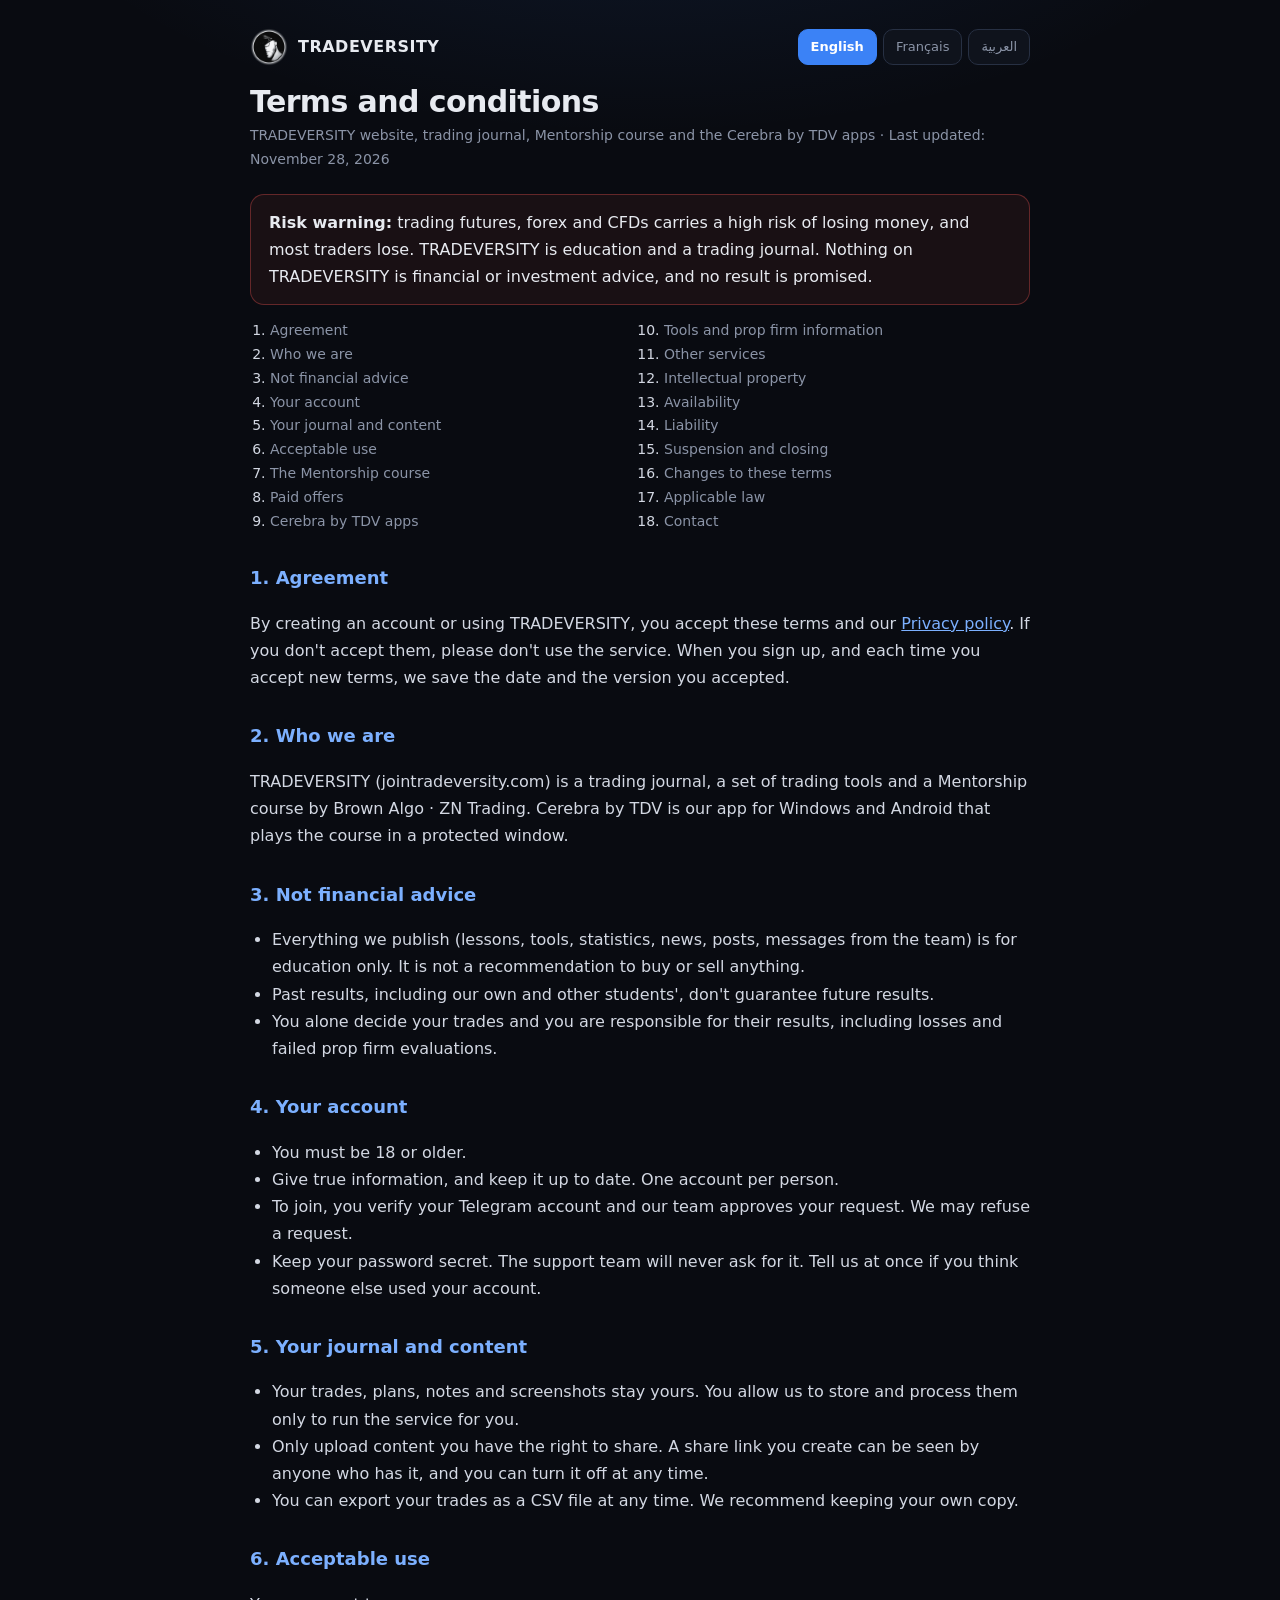
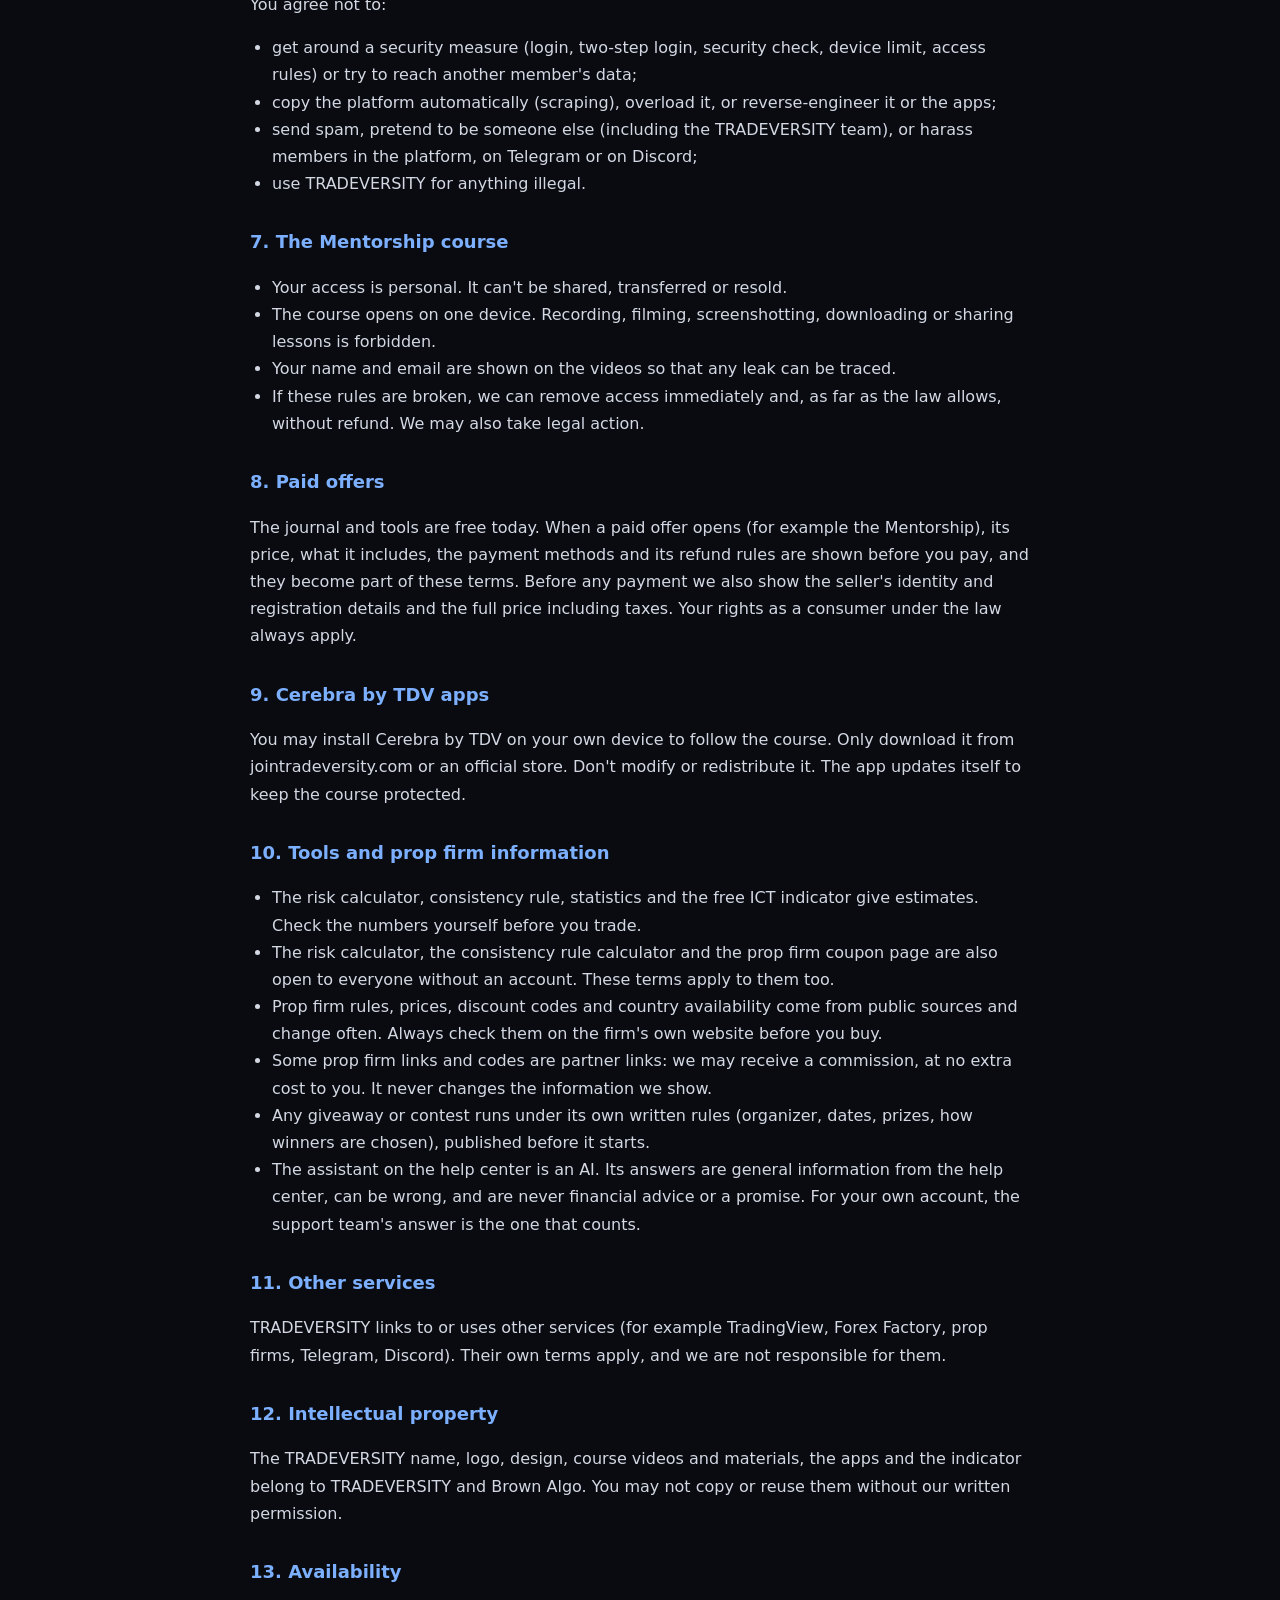
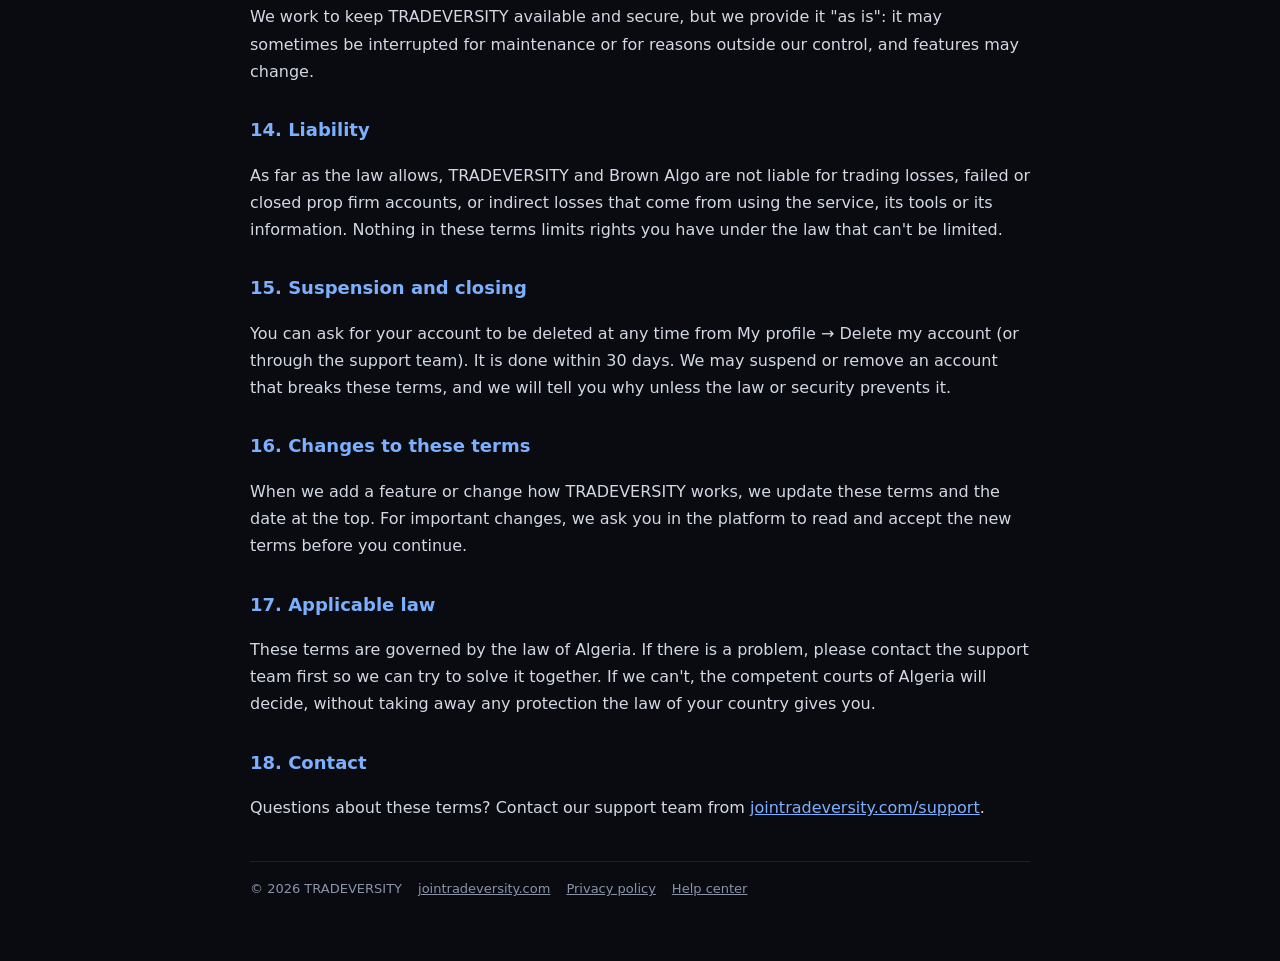
<file: terms.html>
<!DOCTYPE html>
<html lang="en">
<head>
<meta charset="utf-8">
<meta name="viewport" content="width=device-width,initial-scale=1">
<meta http-equiv="Content-Security-Policy" content="object-src 'none'; base-uri 'self'">
<title>Terms and conditions · TRADEVERSITY & Cerebra by TDV</title>
<meta name="description" content="The rules for using TRADEVERSITY, the Mentorship course and the Cerebra by TDV apps.">
<link rel="icon" type="image/png" href="brand/logo-192.png?v=hq">
<meta property="og:type" content="website">
<meta property="og:site_name" content="TRADEVERSITY">
<meta property="og:url" content="https://jointradeversity.com/terms.html">
<meta property="og:title" content="Terms and conditions · TRADEVERSITY">
<meta property="og:description" content="The rules for using TRADEVERSITY, the Mentorship course and the Cerebra by TDV apps.">
<meta property="og:image" content="https://jointradeversity.com/brand/share-card.png">
<meta property="og:image:width" content="1200"><meta property="og:image:height" content="630">
<meta name="twitter:card" content="summary_large_image">
<meta name="twitter:image" content="https://jointradeversity.com/brand/share-card.png">
<style>
:root{--bg:#090b11;--panel:#0f131c;--line:#1b2130;--line2:#273043;--text:#e7eaf0;--muted:#8b94a7;--blue:#3b82f6;--blue2:#7cb0ff}
*{box-sizing:border-box}
body{margin:0;background:radial-gradient(900px 420px at 50% -160px,rgba(59,130,246,.12),transparent 70%),var(--bg);color:var(--text);font:16px/1.7 Inter,system-ui,-apple-system,"Segoe UI",Roboto,Arial,sans-serif}
.wrap{max-width:820px;margin:0 auto;padding:28px 20px 60px}
header{display:flex;align-items:center;justify-content:space-between;gap:12px;flex-wrap:wrap;margin-bottom:18px}
.brand{display:flex;align-items:center;gap:10px;color:var(--text);text-decoration:none;font-weight:700;letter-spacing:.5px}
.brand img{width:38px;height:38px;border-radius:50%}
.langs{display:flex;gap:6px}
.langs button{border:1px solid var(--line2);background:var(--panel);color:var(--muted);border-radius:10px;padding:6px 12px;font:inherit;font-size:13px;cursor:pointer}
.langs button.on{color:#fff;background:var(--blue);border-color:var(--blue);font-weight:600}
h1{font-size:30px;line-height:1.2;margin:8px 0 4px;letter-spacing:-.02em}
.date{color:var(--muted);font-size:14px;margin:0 0 22px}
h2{font-size:18px;margin:30px 0 8px;color:var(--blue2);font-weight:600}
p,li{color:#d3d8e3}
ul{padding-inline-start:22px}
.card{background:var(--panel);border:1px solid var(--line);border-radius:14px;padding:14px 18px;margin:14px 0}
.warn{border-color:rgba(239,83,80,.35);background:rgba(239,83,80,.07)}
.toc{columns:2;column-gap:28px;font-size:14px;padding-inline-start:20px}.toc a{color:var(--muted);text-decoration:none}.toc a:hover{color:var(--text)}
a{color:var(--blue2)}
[lang=ar]{font-family:"Segoe UI",Tahoma,"Noto Naskh Arabic",Arial,sans-serif}
section[hidden]{display:none}
footer{margin-top:40px;color:var(--muted);font-size:13px;border-top:1px solid var(--line);padding-top:16px;display:flex;gap:6px 16px;flex-wrap:wrap}
footer a{color:var(--muted)}
@media(max-width:600px){.toc{columns:1}h1{font-size:25px}}
</style>
</head>
<body>
<div class="wrap">
<header>
  <a class="brand" href="https://jointradeversity.com/"><img src="brand/logo-192.png?v=hq" alt="">TRADEVERSITY</a>
  <div class="langs" role="group" aria-label="Language">
    <button type="button" data-l="en">English</button><button type="button" data-l="fr">Français</button><button type="button" data-l="ar">العربية</button>
  </div>
</header>

<!-- ================= ENGLISH ================= -->
<section lang="en" dir="ltr" data-sec="en">
<h1>Terms and conditions</h1>
<p class="date">TRADEVERSITY website, trading journal, Mentorship course and the Cerebra by TDV apps · Last updated: November 28, 2026</p>

<div class="card warn"><b>Risk warning:</b> trading futures, forex and CFDs carries a high risk of losing money, and most traders lose. TRADEVERSITY is education and a trading journal. Nothing on TRADEVERSITY is financial or investment advice, and no result is promised.</div>

<ol class="toc">
  <li><a href="#en-1">Agreement</a></li><li><a href="#en-2">Who we are</a></li><li><a href="#en-3">Not financial advice</a></li><li><a href="#en-4">Your account</a></li><li><a href="#en-5">Your journal and content</a></li><li><a href="#en-6">Acceptable use</a></li><li><a href="#en-7">The Mentorship course</a></li><li><a href="#en-8">Paid offers</a></li><li><a href="#en-9">Cerebra by TDV apps</a></li><li><a href="#en-10">Tools and prop firm information</a></li><li><a href="#en-11">Other services</a></li><li><a href="#en-12">Intellectual property</a></li><li><a href="#en-13">Availability</a></li><li><a href="#en-14">Liability</a></li><li><a href="#en-15">Suspension and closing</a></li><li><a href="#en-16">Changes to these terms</a></li><li><a href="#en-17">Applicable law</a></li><li><a href="#en-18">Contact</a></li>
</ol>

<h2 id="en-1">1. Agreement</h2>
<p>By creating an account or using TRADEVERSITY, you accept these terms and our <a href="privacy.html">Privacy policy</a>. If you don't accept them, please don't use the service. When you sign up, and each time you accept new terms, we save the date and the version you accepted.</p>

<h2 id="en-2">2. Who we are</h2>
<p>TRADEVERSITY (jointradeversity.com) is a trading journal, a set of trading tools and a Mentorship course by Brown Algo · ZN Trading. Cerebra by TDV is our app for Windows and Android that plays the course in a protected window.</p>

<h2 id="en-3">3. Not financial advice</h2>
<ul>
  <li>Everything we publish (lessons, tools, statistics, news, posts, messages from the team) is for education only. It is not a recommendation to buy or sell anything.</li>
  <li>Past results, including our own and other students', don't guarantee future results.</li>
  <li>You alone decide your trades and you are responsible for their results, including losses and failed prop firm evaluations.</li>
</ul>

<h2 id="en-4">4. Your account</h2>
<ul>
  <li>You must be 18 or older.</li>
  <li>Give true information, and keep it up to date. One account per person.</li>
  <li>To join, you verify your Telegram account and our team approves your request. We may refuse a request.</li>
  <li>Keep your password secret. The support team will never ask for it. Tell us at once if you think someone else used your account.</li>
</ul>

<h2 id="en-5">5. Your journal and content</h2>
<ul>
  <li>Your trades, plans, notes and screenshots stay yours. You allow us to store and process them only to run the service for you.</li>
  <li>Only upload content you have the right to share. A share link you create can be seen by anyone who has it, and you can turn it off at any time.</li>
  <li>You can export your trades as a CSV file at any time. We recommend keeping your own copy.</li>
</ul>

<h2 id="en-6">6. Acceptable use</h2>
<p>You agree not to:</p>
<ul>
  <li>get around a security measure (login, two-step login, security check, device limit, access rules) or try to reach another member's data;</li>
  <li>copy the platform automatically (scraping), overload it, or reverse-engineer it or the apps;</li>
  <li>send spam, pretend to be someone else (including the TRADEVERSITY team), or harass members in the platform, on Telegram or on Discord;</li>
  <li>use TRADEVERSITY for anything illegal.</li>
</ul>

<h2 id="en-7">7. The Mentorship course</h2>
<ul>
  <li>Your access is personal. It can't be shared, transferred or resold.</li>
  <li>The course opens on one device. Recording, filming, screenshotting, downloading or sharing lessons is forbidden.</li>
  <li>Your name and email are shown on the videos so that any leak can be traced.</li>
  <li>If these rules are broken, we can remove access immediately and, as far as the law allows, without refund. We may also take legal action.</li>
</ul>

<h2 id="en-8">8. Paid offers</h2>
<p>The journal and tools are free today. When a paid offer opens (for example the Mentorship), its price, what it includes, the payment methods and its refund rules are shown before you pay, and they become part of these terms. Before any payment we also show the seller's identity and registration details and the full price including taxes. Your rights as a consumer under the law always apply.</p>

<h2 id="en-9">9. Cerebra by TDV apps</h2>
<p>You may install Cerebra by TDV on your own device to follow the course. Only download it from jointradeversity.com or an official store. Don't modify or redistribute it. The app updates itself to keep the course protected.</p>

<h2 id="en-10">10. Tools and prop firm information</h2>
<ul>
  <li>The risk calculator, consistency rule, statistics and the free ICT indicator give estimates. Check the numbers yourself before you trade.</li>
  <li>The risk calculator, the consistency rule calculator and the prop firm coupon page are also open to everyone without an account. These terms apply to them too.</li>
  <li>Prop firm rules, prices, discount codes and country availability come from public sources and change often. Always check them on the firm's own website before you buy.</li>
  <li>Some prop firm links and codes are partner links: we may receive a commission, at no extra cost to you. It never changes the information we show.</li>
  <li>Any giveaway or contest runs under its own written rules (organizer, dates, prizes, how winners are chosen), published before it starts.</li>
  <li>The assistant on the help center is an AI. Its answers are general information from the help center, can be wrong, and are never financial advice or a promise. For your own account, the support team's answer is the one that counts.</li>
</ul>

<h2 id="en-11">11. Other services</h2>
<p>TRADEVERSITY links to or uses other services (for example TradingView, Forex Factory, prop firms, Telegram, Discord). Their own terms apply, and we are not responsible for them.</p>

<h2 id="en-12">12. Intellectual property</h2>
<p>The TRADEVERSITY name, logo, design, course videos and materials, the apps and the indicator belong to TRADEVERSITY and Brown Algo. You may not copy or reuse them without our written permission.</p>

<h2 id="en-13">13. Availability</h2>
<p>We work to keep TRADEVERSITY available and secure, but we provide it "as is": it may sometimes be interrupted for maintenance or for reasons outside our control, and features may change.</p>

<h2 id="en-14">14. Liability</h2>
<p>As far as the law allows, TRADEVERSITY and Brown Algo are not liable for trading losses, failed or closed prop firm accounts, or indirect losses that come from using the service, its tools or its information. Nothing in these terms limits rights you have under the law that can't be limited.</p>

<h2 id="en-15">15. Suspension and closing</h2>
<p>You can ask for your account to be deleted at any time from My profile → Delete my account (or through the support team). It is done within 30 days. We may suspend or remove an account that breaks these terms, and we will tell you why unless the law or security prevents it.</p>

<h2 id="en-16">16. Changes to these terms</h2>
<p>When we add a feature or change how TRADEVERSITY works, we update these terms and the date at the top. For important changes, we ask you in the platform to read and accept the new terms before you continue.</p>

<h2 id="en-17">17. Applicable law</h2>
<p>These terms are governed by the law of Algeria. If there is a problem, please contact the support team first so we can try to solve it together. If we can't, the competent courts of Algeria will decide, without taking away any protection the law of your country gives you.</p>

<h2 id="en-18">18. Contact</h2>
<p>Questions about these terms? Contact our support team from <a href="support.html">jointradeversity.com/support</a>.</p>
</section>

<!-- ================= FRANÇAIS ================= -->
<section lang="fr" dir="ltr" data-sec="fr" hidden>
<h1>Conditions générales</h1>
<p class="date">Site TRADEVERSITY, journal de trading, formation Mentorship et applications Cerebra by TDV · Dernière mise à jour : 28 novembre 2026</p>

<div class="card warn"><b>Avertissement sur les risques :</b> le trading de futures, du forex et des CFD comporte un risque élevé de perte d'argent, et la plupart des traders perdent. TRADEVERSITY est une formation et un journal de trading. Rien sur TRADEVERSITY n'est un conseil financier ou d'investissement, et aucun résultat n'est promis.</div>

<ol class="toc">
  <li><a href="#fr-1">Acceptation</a></li><li><a href="#fr-2">Qui sommes-nous</a></li><li><a href="#fr-3">Pas un conseil financier</a></li><li><a href="#fr-4">Votre compte</a></li><li><a href="#fr-5">Votre journal et vos contenus</a></li><li><a href="#fr-6">Utilisation autorisée</a></li><li><a href="#fr-7">La formation Mentorship</a></li><li><a href="#fr-8">Offres payantes</a></li><li><a href="#fr-9">Applications Cerebra by TDV</a></li><li><a href="#fr-10">Outils et informations sur les prop firms</a></li><li><a href="#fr-11">Autres services</a></li><li><a href="#fr-12">Propriété intellectuelle</a></li><li><a href="#fr-13">Disponibilité</a></li><li><a href="#fr-14">Responsabilité</a></li><li><a href="#fr-15">Suspension et fermeture</a></li><li><a href="#fr-16">Modifications des conditions</a></li><li><a href="#fr-17">Droit applicable</a></li><li><a href="#fr-18">Contact</a></li>
</ol>

<h2 id="fr-1">1. Acceptation</h2>
<p>En créant un compte ou en utilisant TRADEVERSITY, vous acceptez ces conditions et notre <a href="privacy.html">Politique de confidentialité</a>. Si vous ne les acceptez pas, merci de ne pas utiliser le service. À l'inscription, et à chaque fois que vous acceptez de nouvelles conditions, nous enregistrons la date et la version acceptées.</p>

<h2 id="fr-2">2. Qui sommes-nous</h2>
<p>TRADEVERSITY (jointradeversity.com) est un journal de trading, un ensemble d'outils de trading et une formation (Mentorship) par Brown Algo · ZN Trading. Cerebra by TDV est notre application Windows et Android qui lit la formation dans une fenêtre protégée.</p>

<h2 id="fr-3">3. Pas un conseil financier</h2>
<ul>
  <li>Tout ce que nous publions (leçons, outils, statistiques, actualités, publications, messages de l'équipe) est uniquement éducatif. Ce n'est pas une recommandation d'acheter ou de vendre quoi que ce soit.</li>
  <li>Les résultats passés, les nôtres comme ceux d'autres élèves, ne garantissent pas les résultats futurs.</li>
  <li>Vous seul décidez de vos trades et vous êtes responsable de leurs résultats, y compris les pertes et les évaluations de prop firm échouées.</li>
</ul>

<h2 id="fr-4">4. Votre compte</h2>
<ul>
  <li>Vous devez avoir 18 ans ou plus.</li>
  <li>Donnez des informations exactes et tenez-les à jour. Un compte par personne.</li>
  <li>Pour rejoindre, vous vérifiez votre compte Telegram et notre équipe approuve votre demande. Nous pouvons refuser une demande.</li>
  <li>Gardez votre mot de passe secret. L'équipe support ne vous le demandera jamais. Prévenez-nous tout de suite si vous pensez que quelqu'un d'autre a utilisé votre compte.</li>
</ul>

<h2 id="fr-5">5. Votre journal et vos contenus</h2>
<ul>
  <li>Vos trades, plans, notes et captures restent les vôtres. Vous nous autorisez à les stocker et à les traiter uniquement pour faire fonctionner le service pour vous.</li>
  <li>Ne téléversez que des contenus que vous avez le droit de partager. Un lien de partage que vous créez peut être vu par toute personne qui l'a, et vous pouvez le désactiver à tout moment.</li>
  <li>Vous pouvez exporter vos trades en fichier CSV à tout moment. Nous vous conseillons de garder votre propre copie.</li>
</ul>

<h2 id="fr-6">6. Utilisation autorisée</h2>
<p>Vous vous engagez à ne pas :</p>
<ul>
  <li>contourner une mesure de sécurité (connexion, connexion en deux étapes, vérification de sécurité, limite d'appareil, règles d'accès) ou tenter d'accéder aux données d'un autre membre ;</li>
  <li>copier la plateforme de façon automatique (scraping), la surcharger, ou faire de l'ingénierie inverse sur elle ou sur les applications ;</li>
  <li>envoyer du spam, vous faire passer pour quelqu'un d'autre (y compris l'équipe TRADEVERSITY) ou harceler des membres sur la plateforme, sur Telegram ou sur Discord ;</li>
  <li>utiliser TRADEVERSITY pour une activité illégale.</li>
</ul>

<h2 id="fr-7">7. La formation Mentorship</h2>
<ul>
  <li>Votre accès est personnel. Il ne peut être ni partagé, ni transféré, ni revendu.</li>
  <li>La formation s'ouvre sur un seul appareil. Il est interdit d'enregistrer, filmer, faire des captures, télécharger ou partager les leçons.</li>
  <li>Votre nom et votre e-mail sont affichés sur les vidéos pour retrouver l'origine de toute fuite.</li>
  <li>Si ces règles ne sont pas respectées, nous pouvons retirer l'accès immédiatement et, dans la mesure permise par la loi, sans remboursement. Nous pouvons aussi engager des poursuites.</li>
</ul>

<h2 id="fr-8">8. Offres payantes</h2>
<p>Le journal et les outils sont gratuits aujourd'hui. Quand une offre payante ouvre (par exemple le Mentorship), son prix, ce qu'elle comprend, les moyens de paiement et ses règles de remboursement sont affichés avant le paiement et font alors partie de ces conditions. Avant tout paiement, nous affichons aussi l'identité du vendeur, ses références d'immatriculation et le prix total toutes taxes comprises. Vos droits de consommateur prévus par la loi s'appliquent toujours.</p>

<h2 id="fr-9">9. Applications Cerebra by TDV</h2>
<p>Vous pouvez installer Cerebra by TDV sur votre propre appareil pour suivre la formation. Téléchargez-la uniquement sur jointradeversity.com ou dans un store officiel. Ne la modifiez pas et ne la redistribuez pas. L'application se met à jour seule pour garder la formation protégée.</p>

<h2 id="fr-10">10. Outils et informations sur les prop firms</h2>
<ul>
  <li>Le calculateur de risque, la règle de consistance, les statistiques et l'indicateur ICT gratuit donnent des estimations. Vérifiez les chiffres vous-même avant de trader.</li>
  <li>Le calculateur de risque, le calculateur de règle de consistance et la page des codes promo des prop firms sont aussi ouverts à tous sans compte. Ces conditions s'y appliquent aussi.</li>
  <li>Les règles, prix, codes de réduction et la disponibilité par pays des prop firms viennent de sources publiques et changent souvent. Vérifiez-les toujours sur le site de la firm avant d'acheter.</li>
  <li>Certains liens et codes de prop firms sont des liens partenaires : nous pouvons recevoir une commission, sans coût supplémentaire pour vous. Cela ne change jamais les informations que nous affichons.</li>
  <li>Tout jeu concours ou tirage au sort se déroule selon son propre règlement écrit (organisateur, dates, lots, désignation des gagnants), publié avant son début.</li>
  <li>L'assistant du centre d'aide est une IA. Ses réponses sont des informations générales tirées du centre d'aide, peuvent être fausses et ne sont jamais un conseil financier ni une promesse. Pour votre propre compte, c'est la réponse de l'équipe support qui compte.</li>
</ul>

<h2 id="fr-11">11. Autres services</h2>
<p>TRADEVERSITY renvoie vers d'autres services ou les utilise (par exemple TradingView, Forex Factory, les prop firms, Telegram, Discord). Leurs propres conditions s'appliquent et nous n'en sommes pas responsables.</p>

<h2 id="fr-12">12. Propriété intellectuelle</h2>
<p>Le nom TRADEVERSITY, le logo, le design, les vidéos et supports de la formation, les applications et l'indicateur appartiennent à TRADEVERSITY et à Brown Algo. Vous ne pouvez pas les copier ni les réutiliser sans notre autorisation écrite.</p>

<h2 id="fr-13">13. Disponibilité</h2>
<p>Nous faisons en sorte que TRADEVERSITY reste disponible et sécurisé, mais nous le fournissons « tel quel » : il peut parfois être interrompu pour maintenance ou pour des raisons indépendantes de notre volonté, et les fonctionnalités peuvent évoluer.</p>

<h2 id="fr-14">14. Responsabilité</h2>
<p>Dans la mesure permise par la loi, TRADEVERSITY et Brown Algo ne sont pas responsables des pertes de trading, des comptes de prop firm échoués ou fermés, ni des pertes indirectes liées à l'utilisation du service, de ses outils ou de ses informations. Rien dans ces conditions ne limite les droits que la loi vous accorde et qui ne peuvent pas être limités.</p>

<h2 id="fr-15">15. Suspension et fermeture</h2>
<p>Vous pouvez demander la suppression de votre compte à tout moment depuis Mon profil → Supprimer mon compte (ou via l'équipe support). Elle est faite sous 30 jours. Nous pouvons suspendre ou retirer un compte qui ne respecte pas ces conditions, et nous vous en donnerons la raison, sauf si la loi ou la sécurité l'empêche.</p>

<h2 id="fr-16">16. Modifications des conditions</h2>
<p>Quand nous ajoutons une fonctionnalité ou changeons le fonctionnement de TRADEVERSITY, nous mettons à jour ces conditions et la date en haut. Pour les changements importants, nous vous demandons dans la plateforme de lire et d'accepter les nouvelles conditions avant de continuer.</p>

<h2 id="fr-17">17. Droit applicable</h2>
<p>Ces conditions sont régies par le droit algérien. En cas de problème, contactez d'abord l'équipe support pour que nous cherchions une solution ensemble. À défaut, les tribunaux algériens compétents trancheront, sans vous retirer la protection que vous accorde la loi de votre pays.</p>

<h2 id="fr-18">18. Contact</h2>
<p>Une question sur ces conditions ? Contactez notre équipe support depuis <a href="support.html">jointradeversity.com/support</a>.</p>
</section>

<!-- ================= العربية ================= -->
<section lang="ar" dir="rtl" data-sec="ar" hidden>
<h1>الشروط والأحكام</h1>
<p class="date">موقع TRADEVERSITY ودفتر التداول ودورة الإرشاد وتطبيقات Cerebra by TDV · آخر تحديث: 28 نوفمبر 2026</p>

<div class="card warn"><b>تحذير من المخاطر:</b> تداول العقود الآجلة والفوركس وعقود الفروقات ينطوي على خطر كبير لخسارة المال، وأغلب المتداولين يخسرون. TRADEVERSITY تعليم ودفتر تداول. لا شيء على TRADEVERSITY يُعدّ نصيحة مالية أو استثمارية، ولا نعد بأي نتيجة.</div>

<ol class="toc">
  <li><a href="#ar-1">الموافقة</a></li><li><a href="#ar-2">من نحن</a></li><li><a href="#ar-3">ليست نصيحة مالية</a></li><li><a href="#ar-4">حسابك</a></li><li><a href="#ar-5">دفترك ومحتواك</a></li><li><a href="#ar-6">الاستخدام المسموح</a></li><li><a href="#ar-7">دورة الإرشاد</a></li><li><a href="#ar-8">العروض المدفوعة</a></li><li><a href="#ar-9">تطبيقات Cerebra by TDV</a></li><li><a href="#ar-10">الأدوات ومعلومات شركات التمويل</a></li><li><a href="#ar-11">خدمات أخرى</a></li><li><a href="#ar-12">الملكية الفكرية</a></li><li><a href="#ar-13">توفّر الخدمة</a></li><li><a href="#ar-14">المسؤولية</a></li><li><a href="#ar-15">الإيقاف والإغلاق</a></li><li><a href="#ar-16">تعديل الشروط</a></li><li><a href="#ar-17">القانون المطبّق</a></li><li><a href="#ar-18">التواصل</a></li>
</ol>

<h2 id="ar-1">1. الموافقة</h2>
<p>بإنشاء حساب أو باستخدام TRADEVERSITY، فإنك توافق على هذه الشروط وعلى <a href="privacy.html">سياسة الخصوصية</a>. إذا لم توافق عليها، يُرجى عدم استخدام الخدمة. عند التسجيل، وفي كل مرة توافق فيها على شروط جديدة، نحفظ تاريخ ونسخة ما وافقت عليه.</p>

<h2 id="ar-2">2. من نحن</h2>
<p>TRADEVERSITY (jointradeversity.com) دفتر تداول ومجموعة أدوات تداول ودورة إرشاد من Brown Algo · ZN Trading. وCerebra by TDV هو تطبيقنا لويندوز وأندرويد الذي يعرض الدورة في نافذة محمية.</p>

<h2 id="ar-3">3. ليست نصيحة مالية</h2>
<ul>
  <li>كل ما ننشره (الدروس، الأدوات، الإحصائيات، الأخبار، المنشورات، رسائل الفريق) لأغراض تعليمية فقط، وليس توصية بشراء أو بيع أي شيء.</li>
  <li>النتائج السابقة، سواء نتائجنا أو نتائج طلاب آخرين، لا تضمن النتائج المستقبلية.</li>
  <li>أنت وحدك من يقرّر صفقاته، وأنت المسؤول عن نتائجها، بما في ذلك الخسائر وفشل تقييمات شركات التمويل.</li>
</ul>

<h2 id="ar-4">4. حسابك</h2>
<ul>
  <li>يجب أن يكون عمرك 18 سنة أو أكثر.</li>
  <li>قدّم معلومات صحيحة وحافظ على تحديثها. حساب واحد لكل شخص.</li>
  <li>للانضمام، تتحقق من حسابك في تيليغرام ويوافق فريقنا على طلبك. يمكننا رفض أي طلب.</li>
  <li>احفظ كلمة مرورك سرّاً. لن يطلبها فريق الدعم منك أبداً. أخبرنا فوراً إذا ظننت أن شخصاً آخر استخدم حسابك.</li>
</ul>

<h2 id="ar-5">5. دفترك ومحتواك</h2>
<ul>
  <li>صفقاتك وخططك وملاحظاتك ولقطات شاشتك تبقى ملكك. أنت تسمح لنا بتخزينها ومعالجتها فقط لتشغيل الخدمة لك.</li>
  <li>لا ترفع إلا محتوى يحق لك مشاركته. رابط المشاركة الذي تنشئه يمكن أن يراه كل من يملكه، ويمكنك إيقافه في أي وقت.</li>
  <li>يمكنك تصدير صفقاتك كملف CSV في أي وقت. ننصحك بالاحتفاظ بنسختك الخاصة.</li>
</ul>

<h2 id="ar-6">6. الاستخدام المسموح</h2>
<p>توافق على ألّا:</p>
<ul>
  <li>تتحايل على أي إجراء أمني (تسجيل الدخول، تسجيل الدخول بخطوتين، التحقق الأمني، حد الجهاز، قواعد الوصول) أو تحاول الوصول إلى بيانات عضو آخر؛</li>
  <li>تنسخ المنصة آلياً (scraping) أو تُثقل عليها أو تفكّك برمجتها أو برمجة التطبيقات؛</li>
  <li>ترسل رسائل مزعجة، أو تنتحل شخصية غيرك (بما في ذلك فريق TRADEVERSITY)، أو تضايق الأعضاء على المنصة أو تيليغرام أو ديسكورد؛</li>
  <li>تستخدم TRADEVERSITY لأي غرض غير قانوني.</li>
</ul>

<h2 id="ar-7">7. دورة الإرشاد</h2>
<ul>
  <li>وصولك شخصي، ولا يمكن مشاركته أو نقله أو بيعه.</li>
  <li>تُفتح الدورة على جهاز واحد. يُمنع تسجيل الدروس أو تصويرها أو أخذ لقطات منها أو تحميلها أو مشاركتها.</li>
  <li>يظهر اسمك وبريدك على الفيديوهات لمعرفة مصدر أي تسريب.</li>
  <li>عند مخالفة هذه القواعد، يمكننا سحب الوصول فوراً، وفي حدود ما يسمح به القانون دون استرداد المبلغ. ويمكننا أيضاً اتخاذ إجراءات قانونية.</li>
</ul>

<h2 id="ar-8">8. العروض المدفوعة</h2>
<p>الدفتر والأدوات مجانية اليوم. عند فتح عرض مدفوع (مثل دورة الإرشاد)، يُعرض سعره ومحتواه وطرق الدفع وقواعد الاسترداد قبل الدفع، وتصبح جزءاً من هذه الشروط. وقبل أي دفع نعرض أيضاً هوية البائع وبيانات تسجيله والسعر الكامل شاملاً الضرائب. وتبقى حقوقك كمستهلك المنصوص عليها في القانون مطبّقة دائماً.</p>

<h2 id="ar-9">9. تطبيقات Cerebra by TDV</h2>
<p>يمكنك تثبيت Cerebra by TDV على جهازك الخاص لمتابعة الدورة. حمّله فقط من jointradeversity.com أو من متجر رسمي. لا تعدّله ولا تعِد توزيعه. يحدّث التطبيق نفسه تلقائياً لإبقاء الدورة محمية.</p>

<h2 id="ar-10">10. الأدوات ومعلومات شركات التمويل</h2>
<ul>
  <li>حاسبة المخاطرة وقاعدة الثبات والإحصائيات ومؤشر ICT المجاني تعطي تقديرات. تحقّق من الأرقام بنفسك قبل التداول.</li>
  <li>حاسبة المخاطرة وحاسبة قاعدة الثبات وصفحة أكواد خصم شركات التمويل مفتوحة أيضاً للجميع دون حساب، وتنطبق عليها هذه الشروط كذلك.</li>
  <li>قواعد شركات التمويل وأسعارها وأكواد الخصم وتوفّرها حسب البلد مأخوذة من مصادر عامة وتتغيّر كثيراً. تحقّق منها دائماً على موقع الشركة قبل الشراء.</li>
  <li>بعض روابط وأكواد شركات التمويل روابط شراكة: قد نحصل على عمولة دون أي تكلفة إضافية عليك، ولا يغيّر ذلك أبداً المعلومات التي نعرضها.</li>
  <li>أي مسابقة أو سحب على جوائز يُنظَّم وفق قواعد مكتوبة خاصة به (المنظِّم، التواريخ، الجوائز، طريقة اختيار الفائزين) تُنشر قبل بدايته.</li>
  <li>المساعد في مركز المساعدة ذكاء اصطناعي. إجاباته معلومات عامة من مركز المساعدة، وقد تكون خاطئة، وليست أبداً نصيحة مالية أو وعداً. لمشاكل حسابك، المرجع هو إجابة فريق الدعم.</li>
</ul>

<h2 id="ar-11">11. خدمات أخرى</h2>
<p>يرتبط TRADEVERSITY بخدمات أخرى أو يستخدمها (مثل TradingView وForex Factory وشركات التمويل وتيليغرام وديسكورد). تنطبق شروطها الخاصة، ولسنا مسؤولين عنها.</p>

<h2 id="ar-12">12. الملكية الفكرية</h2>
<p>اسم TRADEVERSITY وشعاره وتصميمه وفيديوهات الدورة وموادها والتطبيقات والمؤشر ملك لـ TRADEVERSITY وBrown Algo. لا يجوز نسخها أو إعادة استخدامها دون إذن كتابي منّا.</p>

<h2 id="ar-13">13. توفّر الخدمة</h2>
<p>نعمل على إبقاء TRADEVERSITY متاحاً وآمناً، لكننا نقدّمه «كما هو»: قد يتوقف أحياناً للصيانة أو لأسباب خارجة عن إرادتنا، وقد تتغيّر الميزات.</p>

<h2 id="ar-14">14. المسؤولية</h2>
<p>في حدود ما يسمح به القانون، لا يتحمّل TRADEVERSITY وBrown Algo مسؤولية خسائر التداول أو فشل حسابات شركات التمويل أو إغلاقها أو أي خسائر غير مباشرة ناتجة عن استخدام الخدمة أو أدواتها أو معلوماتها. لا شيء في هذه الشروط يحدّ من حقوقك القانونية التي لا يجوز تقييدها.</p>

<h2 id="ar-15">15. الإيقاف والإغلاق</h2>
<p>يمكنك طلب حذف حسابك في أي وقت من ملفي الشخصي ← حذف حسابي (أو عبر فريق الدعم)، ويتم ذلك خلال 30 يوماً. يمكننا إيقاف أو حذف أي حساب يخالف هذه الشروط، وسنخبرك بالسبب ما لم يمنع ذلك القانون أو الأمان.</p>

<h2 id="ar-16">16. تعديل الشروط</h2>
<p>عندما نضيف ميزة أو نغيّر طريقة عمل TRADEVERSITY، نحدّث هذه الشروط والتاريخ في الأعلى. وفي التغييرات المهمة، نطلب منك داخل المنصة قراءة الشروط الجديدة والموافقة عليها قبل المتابعة.</p>

<h2 id="ar-17">17. القانون المطبّق</h2>
<p>تخضع هذه الشروط للقانون الجزائري. عند حدوث أي مشكلة، تواصل أولاً مع فريق الدعم لنحاول حلّها معاً. وإن تعذّر ذلك، تفصل فيها المحاكم الجزائرية المختصة، دون المساس بأي حماية يمنحها لك قانون بلدك.</p>

<h2 id="ar-18">18. التواصل</h2>
<p>لديك سؤال عن هذه الشروط؟ تواصل مع فريق الدعم من <a href="support.html">jointradeversity.com/support</a>.</p>
</section>

<footer><span>© 2026 TRADEVERSITY</span><a href="https://jointradeversity.com/">jointradeversity.com</a><a href="privacy.html" data-ft="priv">Privacy policy</a><a href="support.html" data-ft="sup">Help center</a></footer>
</div>
<script>
(function(){
  var ok=["en","fr","ar"],q=(location.search.match(/[?&]lang=(en|fr|ar)/)||[])[1],s=null;try{s=localStorage.getItem("tvj_lang")}catch(e){}
  var nav=(navigator.language||"en").slice(0,2),l=q||(ok.indexOf(s)>=0?s:null)||(ok.indexOf(nav)>=0?nav:"en");
  var FT={en:{priv:"Privacy policy",sup:"Help center"},fr:{priv:"Politique de confidentialité",sup:"Centre d'aide"},ar:{priv:"سياسة الخصوصية",sup:"مركز المساعدة"}};
  function set(x){document.querySelectorAll("[data-sec]").forEach(function(e){e.hidden=e.dataset.sec!==x});
    document.querySelectorAll("[data-l]").forEach(function(b){b.classList.toggle("on",b.dataset.l===x)});
    document.querySelectorAll("[data-ft]").forEach(function(a){a.textContent=FT[x][a.dataset.ft]});
    document.documentElement.lang=x;document.documentElement.dir=x==="ar"?"rtl":"ltr"}
  document.querySelectorAll("[data-l]").forEach(function(b){b.onclick=function(){set(b.dataset.l)}});
  set(l);
})();
</script>
</body>
</html>
</file>
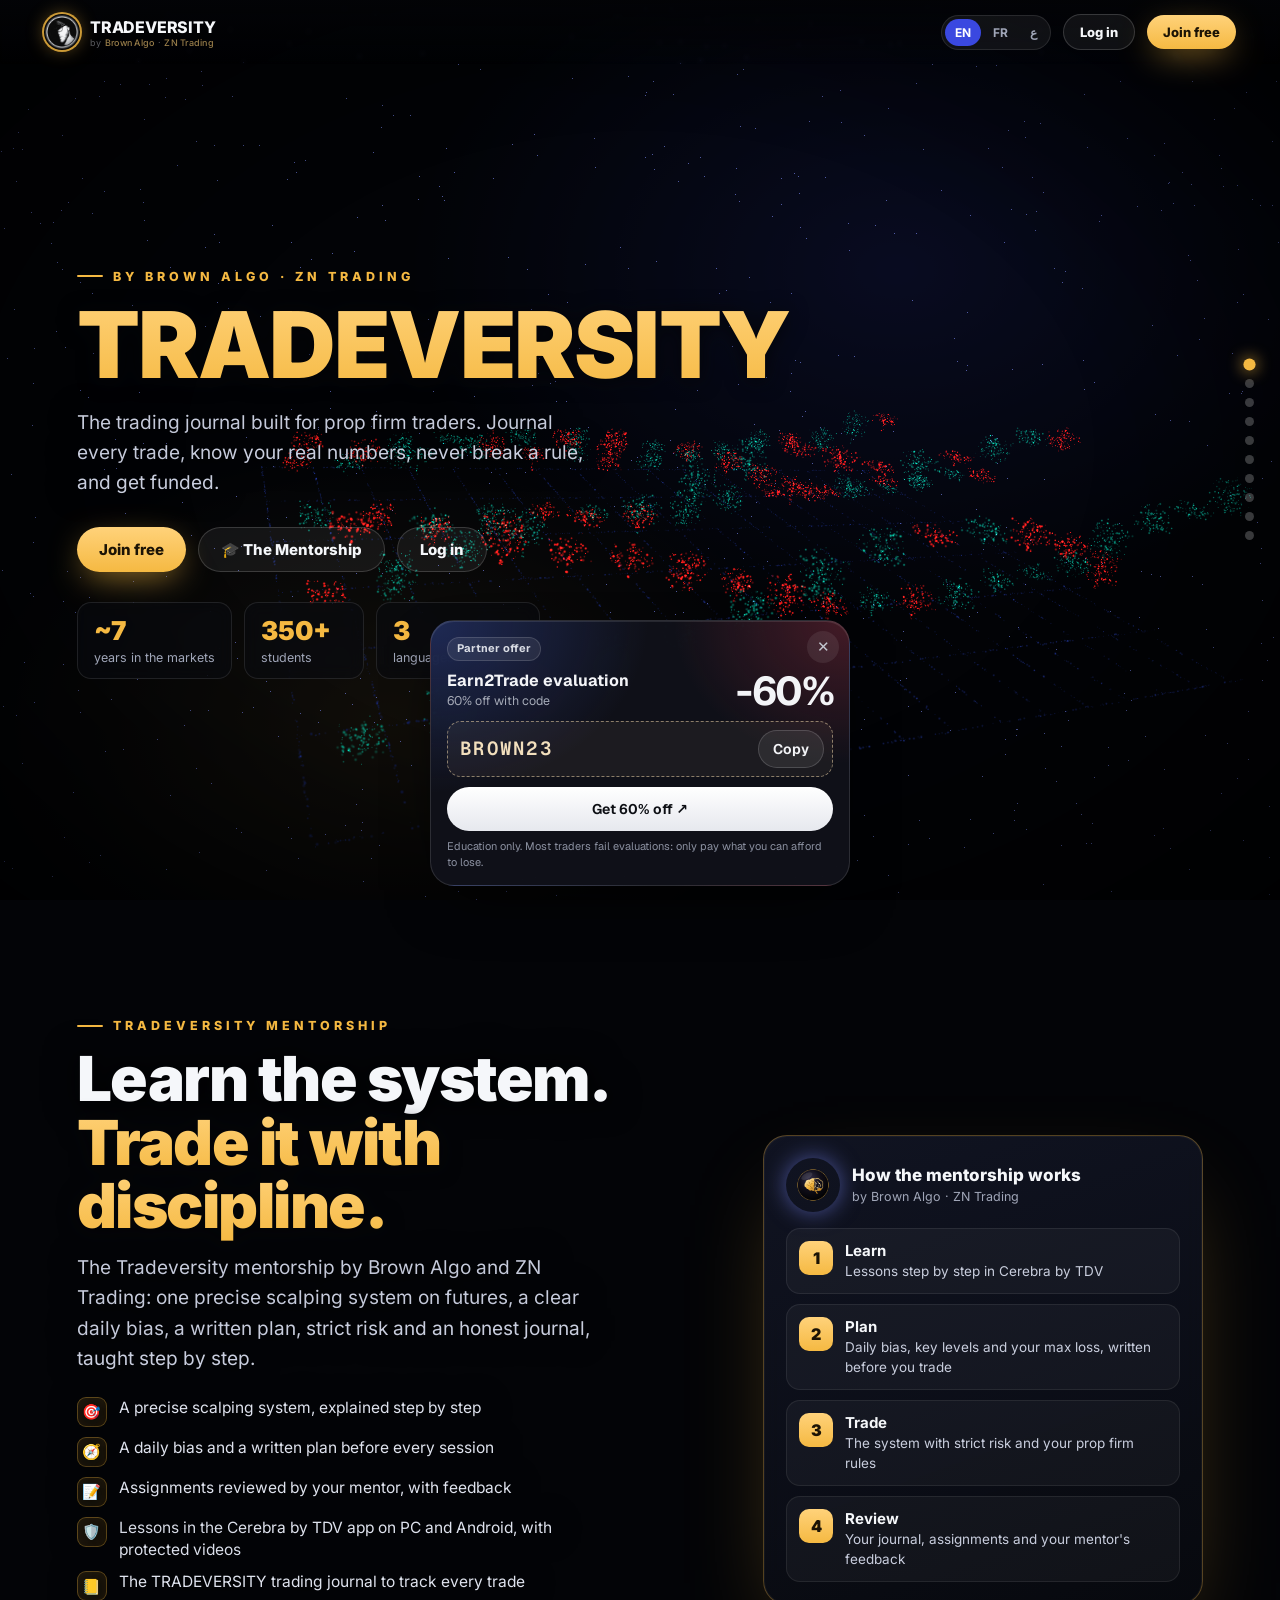
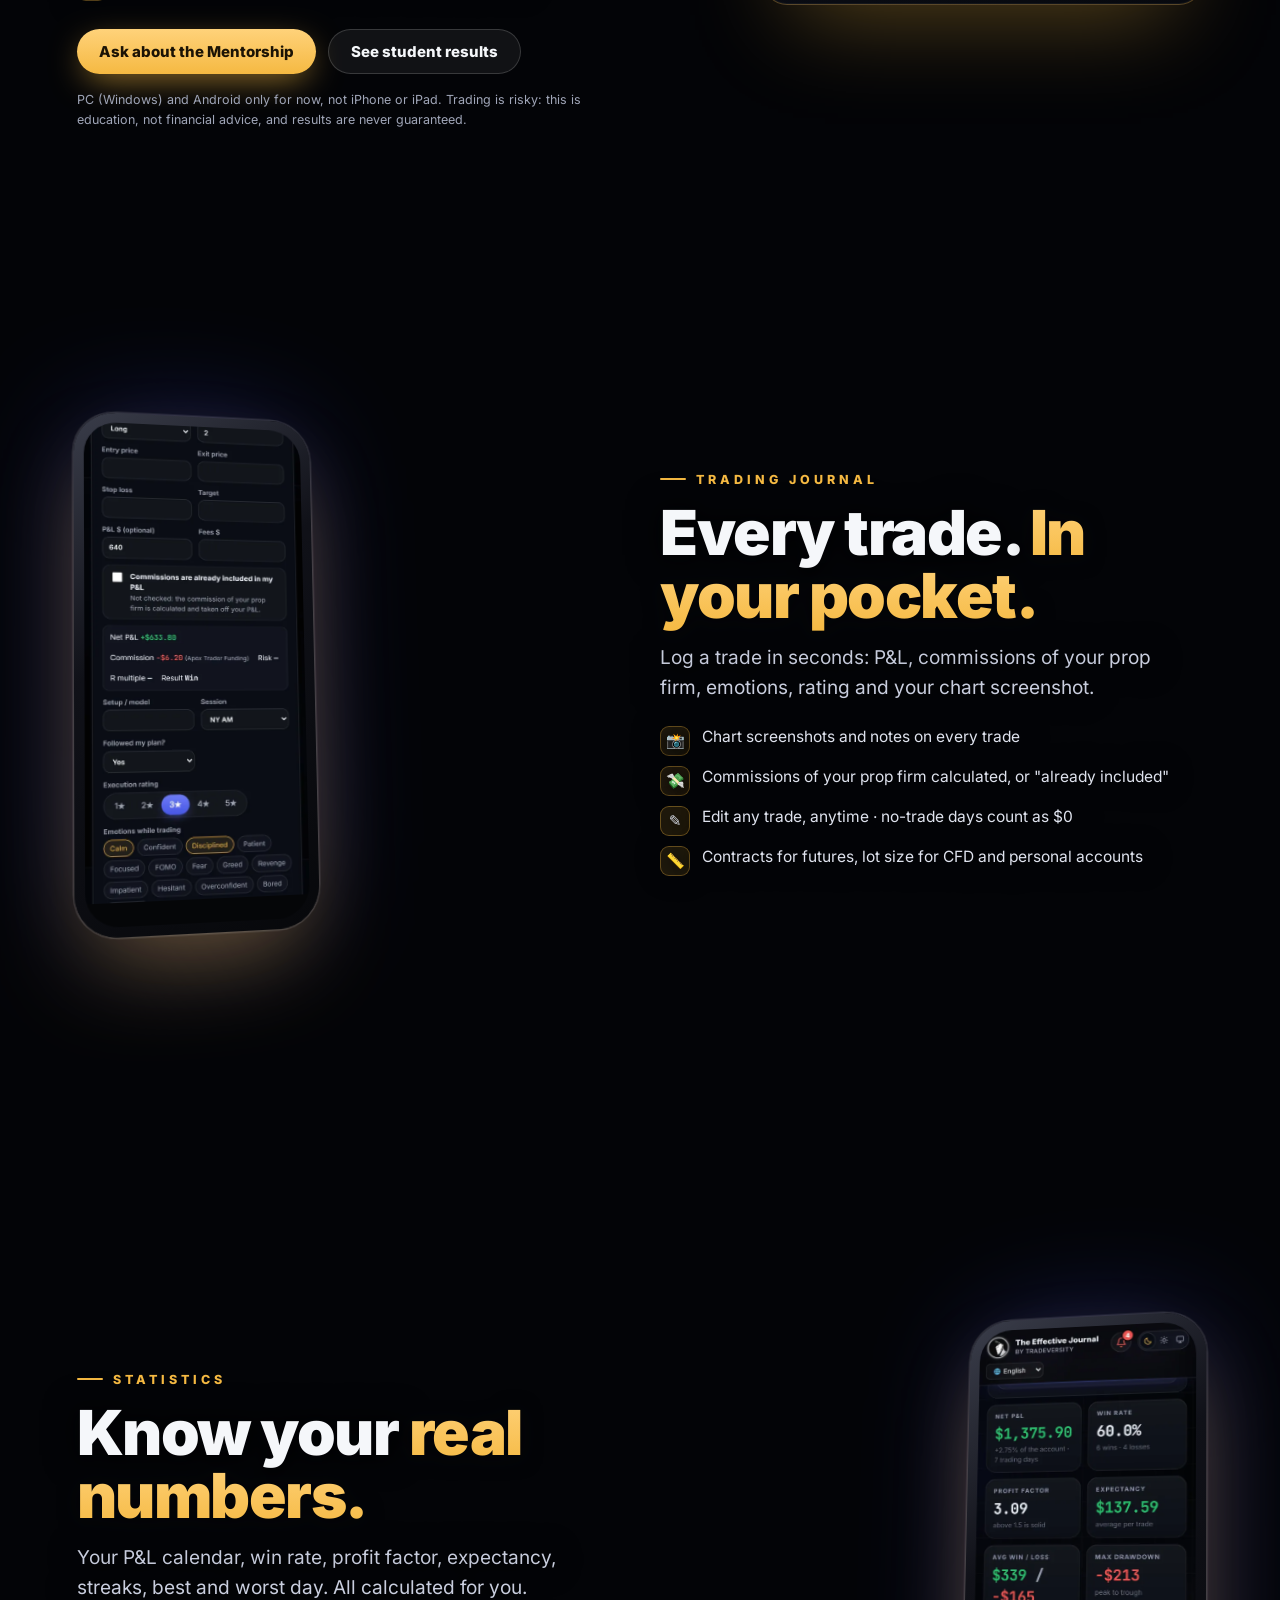
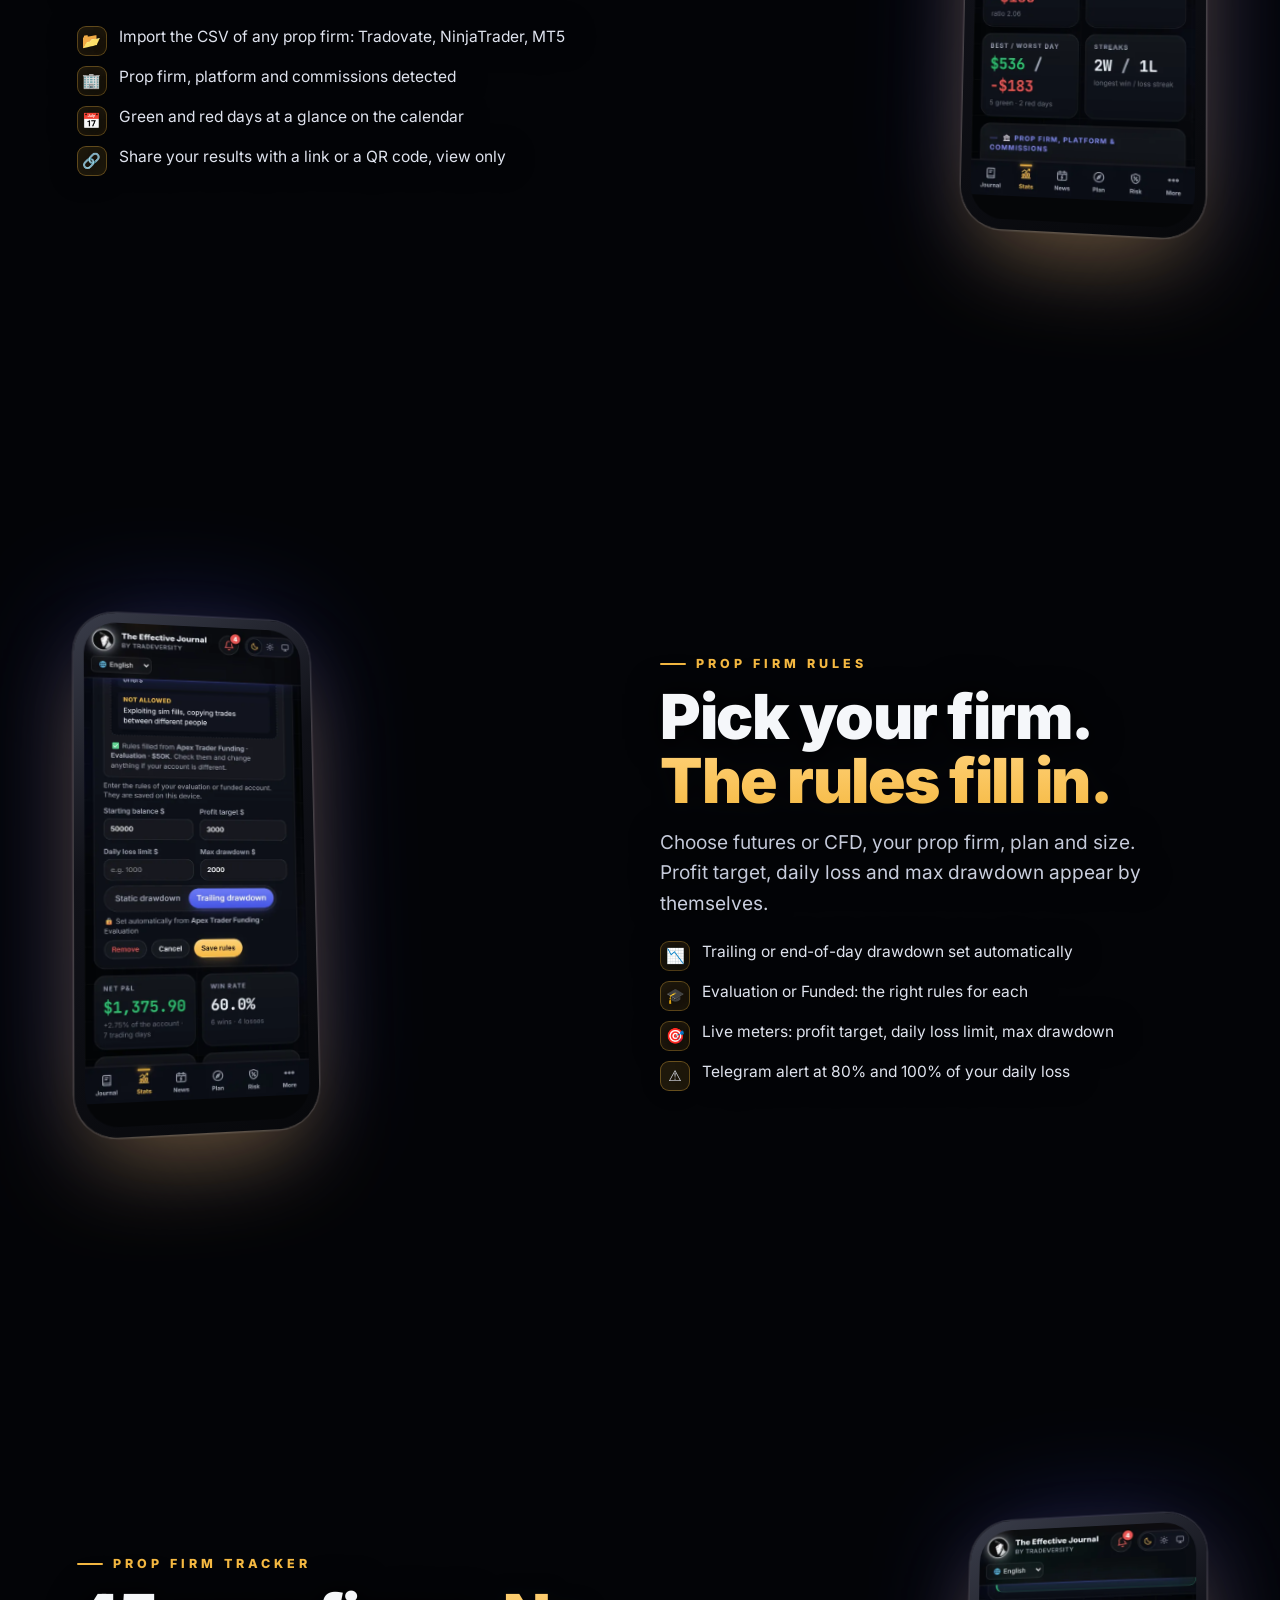
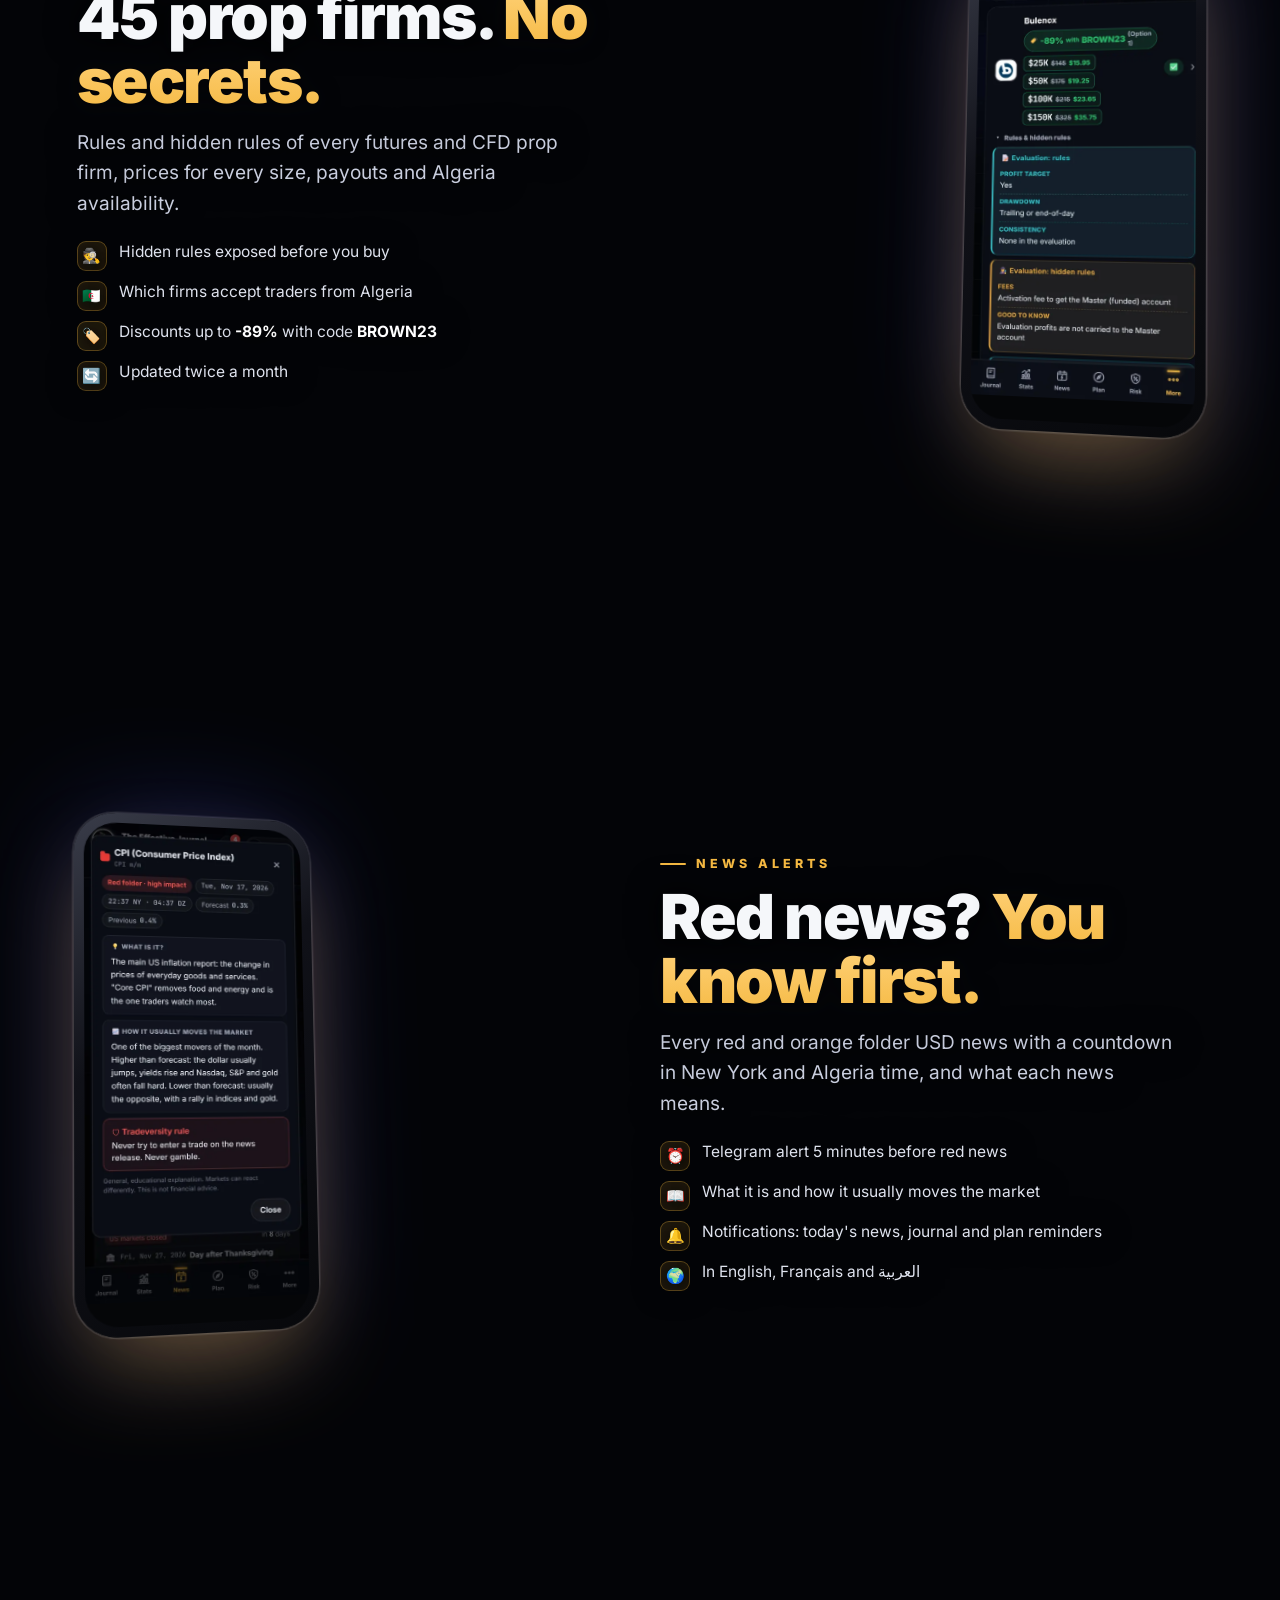
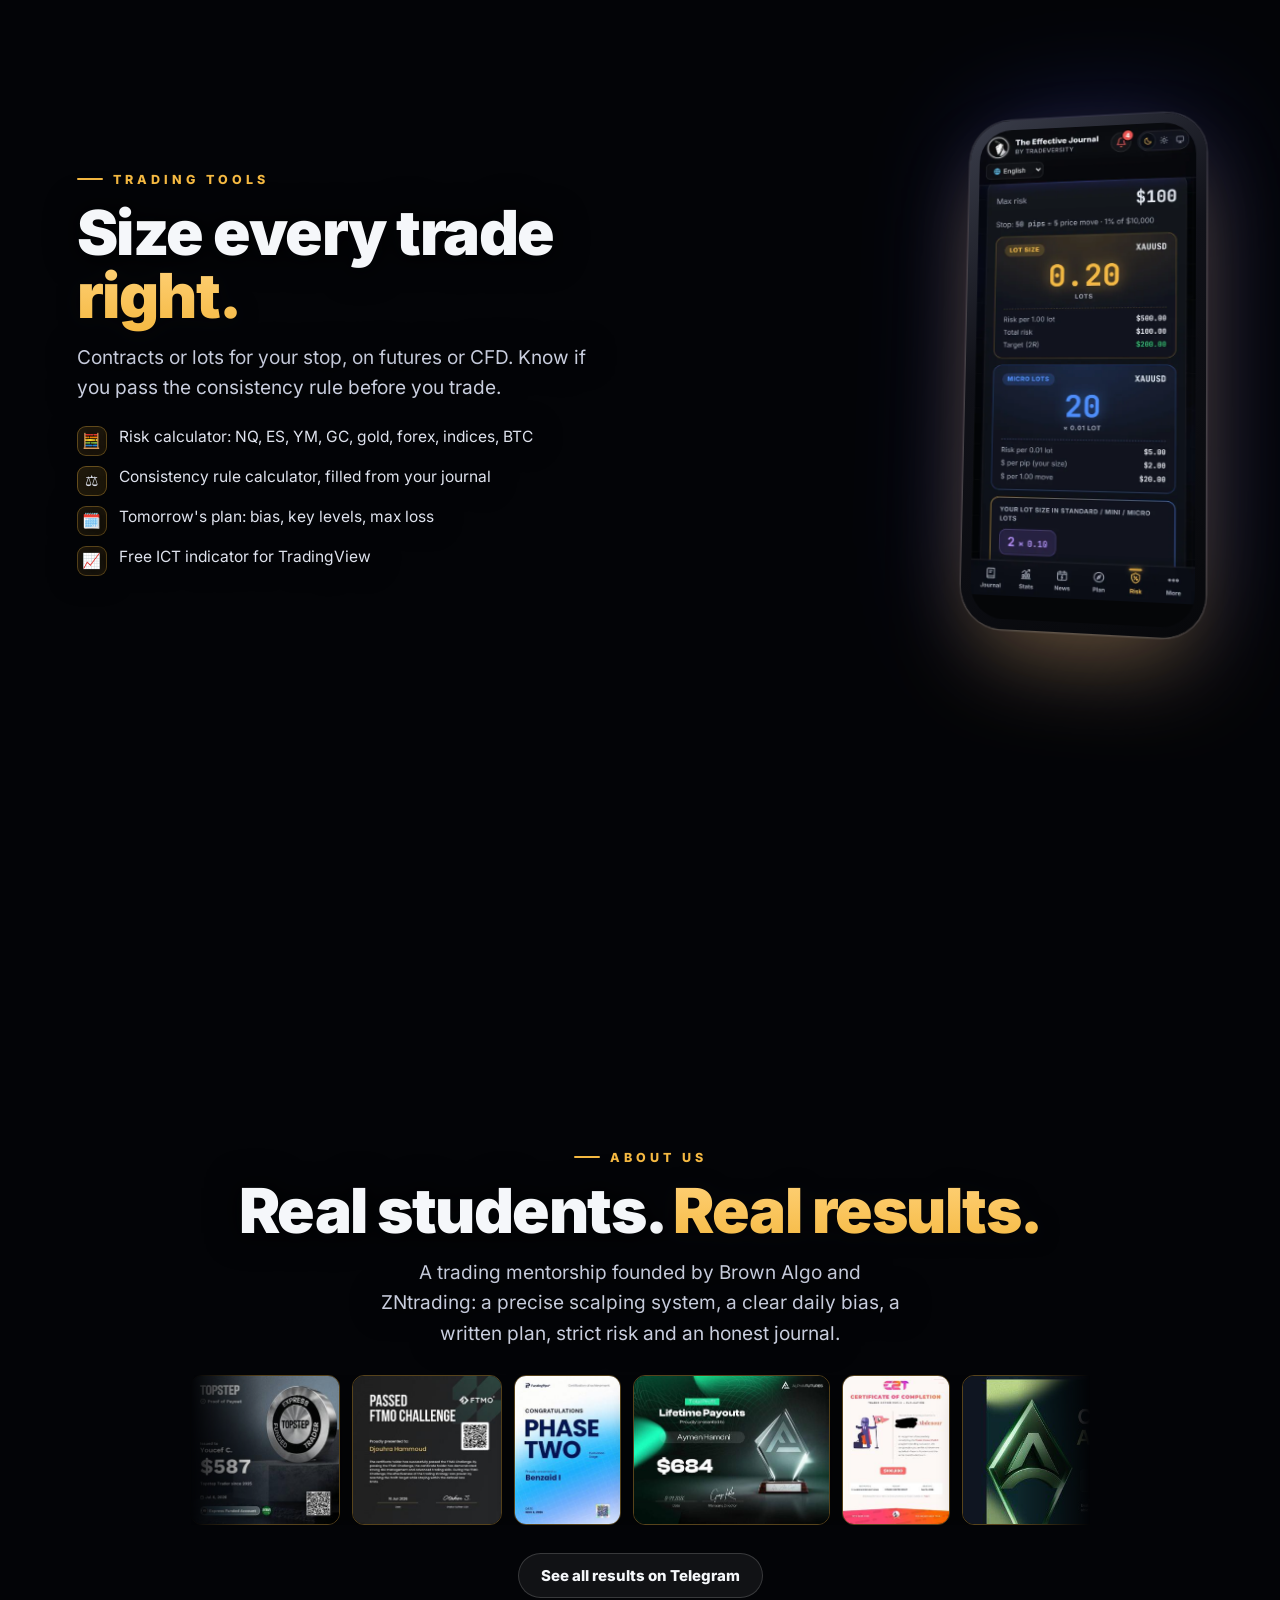
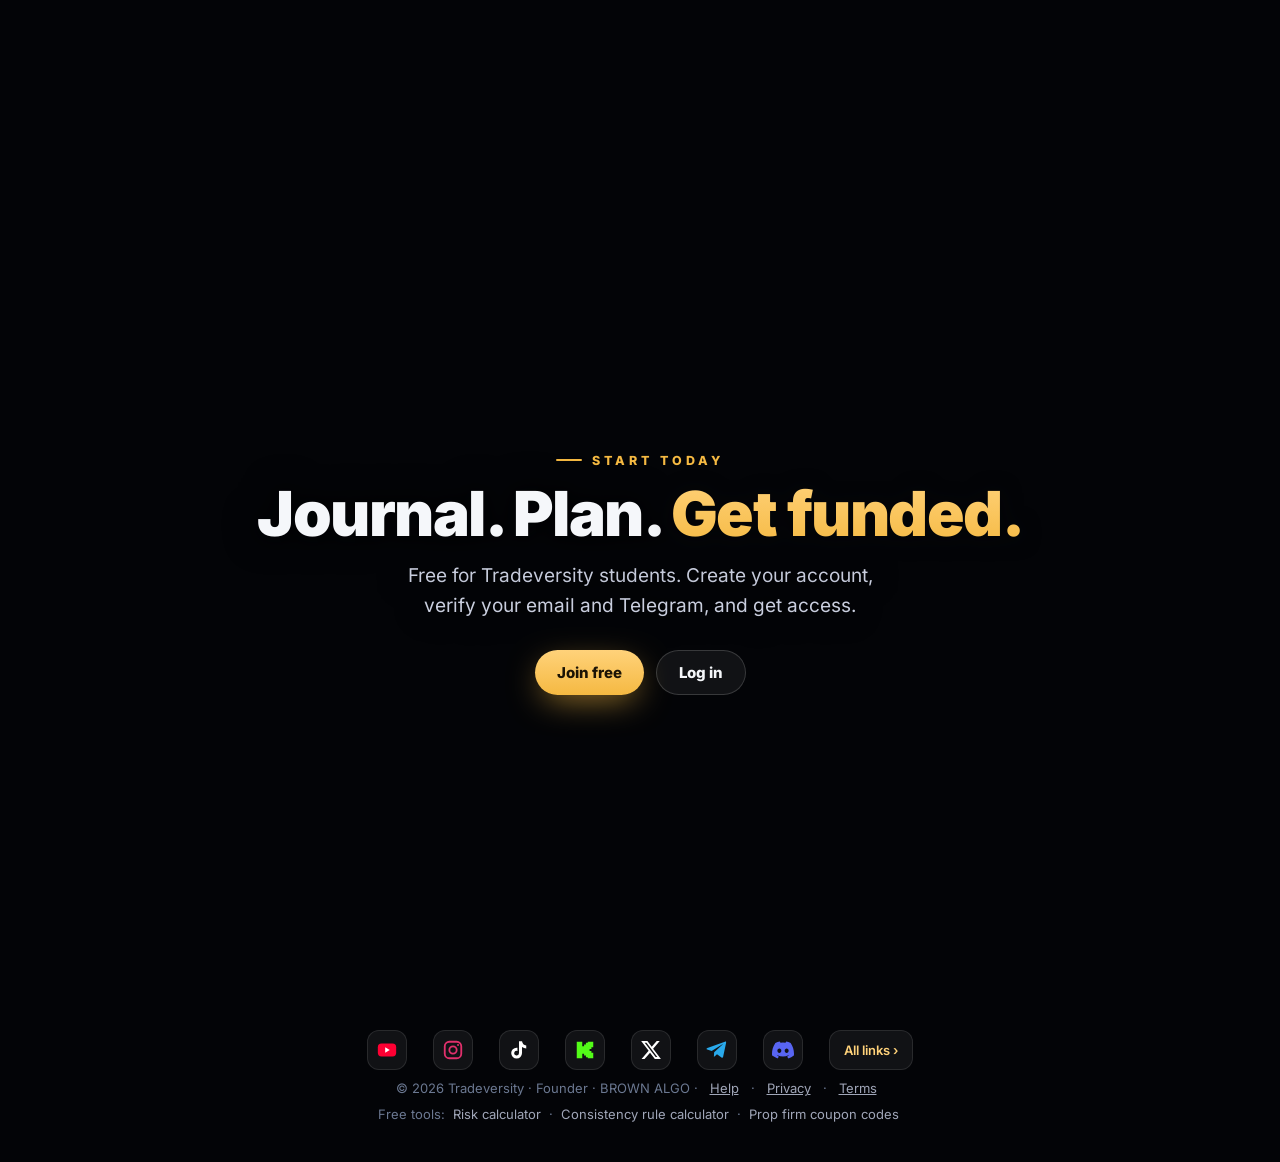
<file: welcome.html>
<!DOCTYPE html>
<html lang="en" dir="ltr">
<head>
<meta charset="utf-8">
<meta name="viewport" content="width=device-width,initial-scale=1,viewport-fit=cover">
<title>TRADEVERSITY · Trading Mentorship + journal for prop firm traders</title>
<meta name="description" content="The TRADEVERSITY Mentorship: a futures scalping system, daily bias, written trading plan and mentor feedback. Plus the free trading journal built for prop firm traders.">
<meta name="theme-color" content="#030407">
<meta property="og:type" content="website">
<meta property="og:site_name" content="TRADEVERSITY">
<meta property="og:url" content="https://jointradeversity.com/welcome.html">
<meta property="og:title" content="TRADEVERSITY · Trading Mentorship + journal for prop firm traders">
<meta property="og:description" content="The TRADEVERSITY Mentorship: a futures scalping system, daily bias, written trading plan and mentor feedback. Plus the free trading journal built for prop firm traders.">
<meta property="og:image" content="https://jointradeversity.com/brand/share-card.png?v=2">
<meta property="og:image:alt" content="TRADEVERSITY: trading Mentorship, journal and prop firm tools">
<meta property="og:image:width" content="1200"><meta property="og:image:height" content="630">
<meta name="twitter:card" content="summary_large_image">
<meta name="twitter:title" content="TRADEVERSITY · Trading Mentorship + journal for prop firm traders">
<meta name="twitter:description" content="The TRADEVERSITY Mentorship: a futures scalping system, daily bias, written trading plan and mentor feedback. Plus the free trading journal built for prop firm traders.">
<meta name="twitter:image" content="https://jointradeversity.com/brand/share-card.png?v=2">

<link rel="canonical" href="https://jointradeversity.com/welcome.html">
<script type="application/ld+json">[{"@context": "https://schema.org", "@type": "Organization", "name": "TRADEVERSITY", "url": "https://jointradeversity.com/", "logo": "https://jointradeversity.com/brand/logo-192.png", "founder": [{"@type": "Person", "name": "Brown Algo"}], "sameAs": ["https://youtube.com/@browndzcircletrader", "https://www.instagram.com/brown_algo", "https://www.tiktok.com/@brown_algo.ar", "https://kick.com/brown_algo_trader", "https://x.com/BrownTrade2", "https://t.me/brown_algo", "https://discord.gg/4GmSAwuBZ"]}, {"@context": "https://schema.org", "@type": "WebSite", "name": "TRADEVERSITY", "url": "https://jointradeversity.com/", "inLanguage": ["en", "fr", "ar"]}, {"@context": "https://schema.org", "@type": "SoftwareApplication", "name": "TRADEVERSITY trading journal", "applicationCategory": "FinanceApplication", "operatingSystem": "Web, Windows, Android", "url": "https://jointradeversity.com/welcome.html", "description": "Trading journal for prop firm traders: statistics, prop firm rules, news alerts and risk tools, in English, French and Arabic."}]</script>
<link rel="icon" href="brand/logo-192.png">
<link rel="stylesheet" href="fonts/fonts.css?v=1">
<style>
*{box-sizing:border-box;margin:0;padding:0}
:root{--g:#f5b942;--g2:#ffd27a;--ind:#3a48e0;--ind2:#7c8bff;--tx:#f5f7fa;--mut:#a0a6b8;--bg:#030407}
html{scroll-behavior:smooth;background:var(--bg);overflow-x:hidden}
body{font-family:Inter,system-ui,sans-serif;color:var(--tx);background:var(--bg);overflow-x:hidden;-webkit-font-smoothing:antialiased}
html[lang=ar] body{font-family:Cairo,Inter,sans-serif}
a{color:inherit;text-decoration:none}
.fsoc{display:flex;flex-wrap:wrap;justify-content:center;align-items:center;gap:10px;margin-bottom:10px}.fsoc a{display:grid;place-items:center;width:40px;height:40px;border-radius:12px;background:rgba(255,255,255,.06);border:1px solid rgba(255,255,255,.1);transition:transform .15s,border-color .2s}.fsoc a:hover{transform:translateY(-2px);border-color:rgba(245,185,66,.6)}.fsoc svg{width:22px;height:22px}.fsoc a.all{width:auto;padding:0 14px;font-size:13px;font-weight:600;color:#ffd27a}
#bg{position:fixed;inset:0;z-index:0;display:block;width:100%;height:100%}
#fallback{position:fixed;inset:0;z-index:0;background:radial-gradient(700px 500px at 70% 30%,rgba(58,72,224,.35),transparent 70%),radial-gradient(600px 400px at 30% 80%,rgba(245,185,66,.18),transparent 70%),var(--bg)}
.vig{position:fixed;inset:0;z-index:1;pointer-events:none;background:radial-gradient(ellipse at 50% 50%,transparent 50%,rgba(0,0,0,.7) 100%)}
/* top bar */
.nav{position:fixed;top:0;left:0;right:0;z-index:20;display:flex;align-items:center;gap:12px;padding:14px clamp(16px,4vw,44px);background:linear-gradient(180deg,rgba(3,4,7,.85),rgba(3,4,7,0));backdrop-filter:blur(2px)}
.brand{display:flex;align-items:center;gap:10px;font-weight:800;letter-spacing:-.2px}
.brand i{width:36px;height:36px;border-radius:50%;background:url(brand/logo-192.png) center/cover;box-shadow:0 0 0 2px rgba(245,185,66,.8),0 0 18px rgba(245,185,66,.4)}
.brand small{display:block;font-size:9.5px;letter-spacing:3px;color:var(--g);font-weight:700}
.brand small.byline{letter-spacing:.03em;font-size:9px;font-weight:400;color:rgba(232,235,245,.38);text-transform:none}.brand small.byline b{color:rgba(255,210,122,.6);font-weight:500}
.sp{flex:1}
.lang{display:flex;gap:2px;padding:3px;border-radius:999px;background:rgba(255,255,255,.06);border:1px solid rgba(255,255,255,.1)}
.lang button{border:0;background:none;color:var(--mut);font:700 12px Inter,sans-serif;padding:6px 10px;border-radius:999px;cursor:pointer}
.lang button.on{background:var(--ind);color:#fff}
.btn{display:inline-flex;align-items:center;justify-content:center;gap:8px;padding:12px 22px;border-radius:999px;font-weight:800;font-size:15px;cursor:pointer;border:1px solid rgba(255,255,255,.16);background:rgba(255,255,255,.06);color:var(--tx);transition:transform .2s,box-shadow .2s,background .2s;white-space:nowrap}
.btn:hover{transform:translateY(-2px);background:rgba(58,72,224,.25);border-color:rgba(124,139,255,.6)}
.btn.pri{background:linear-gradient(180deg,var(--g2),var(--g));color:#1b1305;border:0;box-shadow:0 10px 34px -8px rgba(245,185,66,.7)}
.btn.pri:hover{box-shadow:0 14px 44px -6px rgba(245,185,66,.9)}
.btn.sm{padding:9px 16px;font-size:13px}
/* progress dots */
.dots{position:fixed;right:clamp(10px,2vw,26px);top:50%;transform:translateY(-50%);z-index:20;display:flex;flex-direction:column;gap:10px}
html[dir=rtl] .dots{right:auto;left:clamp(10px,2vw,26px)}
.dots a{width:9px;height:9px;border-radius:50%;background:rgba(255,255,255,.22);transition:all .3s}
.dots a.on{background:var(--g);box-shadow:0 0 12px var(--g);transform:scale(1.35)}
/* sections */
main{position:relative;z-index:5}
section{min-height:100vh;display:flex;align-items:center;padding:110px clamp(18px,6vw,90px) 70px;position:relative}
.wrap{width:100%;display:grid;grid-template-columns:minmax(0,1fr) minmax(0,1fr);gap:40px;align-items:center}
section.r .txt{grid-column:2}section.r .shot{grid-column:1;grid-row:1}
.txt{max-width:560px;min-width:0}
.txt h1,.txt h2,.txt .lead,.feats li{text-shadow:0 2px 16px rgba(3,4,7,.9),0 0 34px rgba(3,4,7,.85)}
.txt h1 em,.txt h2 em{text-shadow:none;filter:drop-shadow(0 2px 10px rgba(3,4,7,.9))}
.wrap>*{min-width:0}.strip{max-width:100%}
.kick{display:inline-flex;align-items:center;gap:10px;font-size:12.5px;font-weight:800;letter-spacing:4px;color:var(--g);text-transform:uppercase}
.kick:before{content:"";width:26px;height:2px;background:var(--g);border-radius:2px}
html[lang=ar] .kick{letter-spacing:0;font-size:14px}
h1,h2{font-weight:900;letter-spacing:-1.5px;line-height:1.02;margin:14px 0 16px}
h1{font-size:clamp(44px,7.4vw,92px)}
h2{font-size:clamp(34px,5vw,62px)}
html[lang=ar] h1,html[lang=ar] h2{letter-spacing:0;line-height:1.25}
h1 em,h2 em{font-style:normal;background:linear-gradient(180deg,var(--g2),var(--g));-webkit-background-clip:text;background-clip:text;color:transparent}
.lead{font-size:clamp(16px,1.6vw,19px);line-height:1.6;color:#c9cede;max-width:520px}
.feats{list-style:none;display:grid;gap:10px;margin:22px 0 0}
.feats li{display:flex;gap:12px;align-items:flex-start;font-size:15.5px;line-height:1.45;color:#dfe3ee}
.feats li b{color:#fff}
.feats i{flex:none;display:grid;place-items:center;width:30px;height:30px;border-radius:9px;font-style:normal;font-size:15px;background:rgba(245,185,66,.12);border:1px solid rgba(245,185,66,.35)}
.cta{display:flex;flex-wrap:wrap;gap:12px;margin-top:28px}
.stats3{display:flex;flex-wrap:wrap;gap:12px;margin-top:30px}
.stats3 div{padding:12px 16px;border-radius:14px;background:rgba(10,12,18,.55);border:1px solid rgba(255,255,255,.1);backdrop-filter:blur(8px);min-width:120px}
.stats3 b{display:block;font-size:26px;font-weight:900;color:var(--g)}
.stats3 span{font-size:12.5px;color:var(--mut)}
/* floating phone with a real screenshot */
.shot{display:flex;justify-content:flex-end;perspective:1200px}
section.r .shot{justify-content:flex-start}
.phone{width:min(240px,70vw);aspect-ratio:390/844;border-radius:42px;padding:10px;background:linear-gradient(145deg,#3a3d4a,#101118 40%,#07080b);box-shadow:0 0 0 1.5px rgba(255,255,255,.14),0 40px 90px -20px rgba(245,185,66,.4),0 0 120px -10px rgba(58,72,224,.35);transform:rotateY(-14deg) rotateX(6deg);transition:transform .8s cubic-bezier(.2,.9,.3,1)}
section.r .phone{transform:rotateY(14deg) rotateX(6deg)}
.phone:hover{transform:rotateY(0) rotateX(0)}
.phone div{width:100%;height:100%;border-radius:33px;background:#050608 top/100% auto no-repeat}
.reveal{opacity:0;transform:translateY(40px);filter:blur(6px);transition:opacity .9s ease,transform .9s cubic-bezier(.2,.9,.3,1),filter .9s ease}
.in .reveal{opacity:1;transform:none;filter:none}
#hero .reveal{opacity:1;filter:none;transform:none;animation:heroIn .8s cubic-bezier(.2,.9,.3,1) both}@keyframes heroIn{from{transform:translateY(22px)}to{transform:none}}
.in .reveal:nth-child(2){transition-delay:.08s}.in .reveal:nth-child(3){transition-delay:.16s}.in .reveal:nth-child(4){transition-delay:.24s}.in .reveal:nth-child(5){transition-delay:.32s}
/* hero */
#hero .wrap{grid-template-columns:1fr}
#hero .txt{max-width:760px}
.scroll{position:absolute;left:50%;bottom:26px;transform:translateX(-50%);font-size:11px;letter-spacing:4px;color:var(--mut);display:flex;flex-direction:column;align-items:center;gap:8px}
.scroll:after{content:"";width:1.5px;height:38px;background:linear-gradient(var(--g),transparent);animation:sc 1.8s ease-in-out infinite}
@keyframes sc{0%{transform:scaleY(0);transform-origin:top}50%{transform:scaleY(1);transform-origin:top}51%{transform-origin:bottom}100%{transform:scaleY(0);transform-origin:bottom}}
/* results strip */
.strip{margin-top:26px;overflow:hidden;-webkit-mask-image:linear-gradient(90deg,transparent,#000 8%,#000 92%,transparent)}
.strip .tr{display:flex;gap:12px;width:max-content;animation:mq 60s linear infinite}
html[dir=rtl] .strip .tr{animation-direction:reverse}
.strip img{height:150px;border-radius:12px;border:1px solid rgba(245,185,66,.35);box-shadow:0 10px 30px -10px rgba(0,0,0,.9)}
@keyframes mq{to{transform:translateX(-50%)}}
#results .wrap,#join .wrap{grid-template-columns:minmax(0,1fr)}
#results .txt{padding-top:200px}
#results .txt,#join .txt{width:100%;max-width:900px;margin:0 auto;text-align:center}
#results .kick,#join .kick{justify-content:center}
#results .lead,#join .lead{margin:0 auto}
#join .cta,#results .cta{justify-content:center}
.foot{position:relative;z-index:5;text-align:center;padding:30px 20px 40px;color:#6b7891;font-size:13px}
.foot a{color:var(--mut);margin:0 8px}
.ftools{margin-top:10px}.ftools a{margin:0 4px}
/* mentorship card */
.mcard{width:min(440px,100%);padding:22px;border-radius:24px;background:linear-gradient(160deg,rgba(20,24,40,.82),rgba(8,10,16,.88));border:1px solid rgba(245,185,66,.32);box-shadow:0 40px 90px -30px rgba(245,185,66,.35),0 0 0 1px rgba(255,255,255,.04) inset;backdrop-filter:blur(10px)}
.mcard .mh{display:flex;align-items:center;gap:12px;margin-bottom:16px}
.mcard .mh img{width:54px;height:54px;border-radius:50%;flex:none;box-shadow:0 0 22px rgba(124,139,255,.55)}
.mcard .mh b{display:block;font-size:17px;font-weight:800}.mcard .mh small{color:var(--mut);font-size:12.5px}
.msteps{list-style:none;display:grid;gap:10px;counter-reset:ms}
.msteps li{counter-increment:ms;display:grid;grid-template-columns:34px 1fr;gap:12px;align-items:start;padding:12px;border-radius:14px;background:rgba(255,255,255,.04);border:1px solid rgba(255,255,255,.08)}
.msteps li:before{content:counter(ms);display:grid;place-items:center;width:34px;height:34px;border-radius:10px;font-weight:900;color:#1b1305;background:linear-gradient(180deg,var(--g2),var(--g))}
.msteps b{display:block;font-size:15px}.msteps span{display:block;color:#c9cede;font-size:13.5px;line-height:1.45;margin-top:2px}
.mnote{margin-top:16px;font-size:12.5px;line-height:1.55;color:var(--mut);max-width:520px}
/* phones */
@media(max-width:860px){
  section{min-height:auto;padding:96px 20px 60px;align-items:flex-end}
  section:first-of-type{min-height:100vh}
  .wrap{grid-template-columns:1fr;gap:26px}
  section.r .txt,section.r .shot{grid-column:1;grid-row:auto}
  .shot{order:2;justify-content:center!important}
  .phone,section.r .phone{transform:rotateY(0) rotateX(4deg);width:min(260px,72vw)}
  .dots{display:none}
  .brand span{display:none}
  .nav .btn.sm.hide-m{display:none}
  .txt{padding-top:34vh}
  #hero .txt{padding-top:30vh}
  #results .txt,#join .txt{padding-top:30vh}
  .strip img{height:110px}
  .txt h1,.txt h2,.txt .lead,.feats li{text-shadow:0 2px 14px rgba(3,4,7,.95),0 0 30px rgba(3,4,7,.9)}
  .txt h1 em,.txt h2 em{text-shadow:none;filter:drop-shadow(0 2px 10px rgba(3,4,7,.9))}
}
@media(prefers-reduced-motion:reduce){.reveal{opacity:1;transform:none;filter:none;transition:none}.strip .tr{animation:none}.scroll:after{animation:none}}
</style>
</head>
<body>
<div id="fallback"></div>
<canvas id="bg" aria-hidden="true"></canvas>
<div class="vig"></div>

<header class="nav">
  <a class="brand" href="#hero" aria-label="TRADEVERSITY home"><i></i><span>TRADEVERSITY<small class="byline">by <b>Brown Algo</b> · <b>ZN Trading</b></small></span></a>
  <div class="sp"></div>
  <div class="lang" role="group" aria-label="Language"><button data-l="en">EN</button><button data-l="fr">FR</button><button data-l="ar">ع</button></div>
  <a class="btn sm hide-m" href="index.html?auth=login" data-t="login">Log in</a>
  <a class="btn sm pri" href="index.html?auth=signup" data-t="join">Join free</a>
</header>
<nav class="dots" aria-label="Sections"></nav>

<main>
<section id="hero" data-shape="city"><div class="wrap"><div class="txt">
  <div class="kick reveal" data-t="hero_k">by Brown Algo · ZN Trading</div>
  <h1 class="reveal" data-t="hero_h"><em>TRADEVERSITY</em></h1>
  <p class="lead reveal" data-t="hero_p">The trading journal built for prop firm traders. Journal every trade, know your real numbers, never break a rule, and get funded.</p>
  <div class="cta reveal"><a class="btn pri" href="index.html?auth=signup" data-t="join2">Join free</a><a class="btn" href="#mentorship" data-t="m_go">🎓 The Mentorship</a><a class="btn" href="index.html?auth=login" data-t="login">Log in</a></div>
  <div class="stats3 reveal"><div><b data-t="yrs_n">~7</b><span data-t="yrs">years in the markets</span></div><div><b>350+</b><span data-t="stu">students</span></div><div><b>3</b><span data-t="langs">languages · EN FR AR</span></div></div>
</div></div><div class="scroll" data-t="scroll">SCROLL</div></section>

<section id="mentorship" data-shape="trophy"><div class="wrap"><div class="txt">
  <div class="kick reveal" data-t="m_k">TRADEVERSITY Mentorship</div>
  <h2 class="reveal" data-t="m_h">Learn the system. <em>Trade it with discipline.</em></h2>
  <p class="lead reveal" data-t="m_p">The Tradeversity mentorship by Brown Algo and ZN Trading: one precise scalping system on futures, a clear daily bias, a written plan, strict risk and an honest journal, taught step by step.</p>
  <ul class="feats reveal">
    <li><i>🎯</i><span data-t="m_1">A precise scalping system, explained step by step</span></li>
    <li><i>🧭</i><span data-t="m_2">A daily bias and a written plan before every session</span></li>
    <li><i>📝</i><span data-t="m_3">Assignments reviewed by your mentor, with feedback</span></li>
    <li><i>🛡️</i><span data-t="m_4">Lessons in the Cerebra by TDV app on PC and Android, with protected videos</span></li>
    <li><i>📒</i><span data-t="m_5">The TRADEVERSITY trading journal to track every trade</span></li>
  </ul>
  <div class="cta reveal"><a class="btn pri" href="support.html?topic=course#form" data-t="m_ask">Ask about the Mentorship</a><a class="btn" href="#results" data-t="m_res">See student results</a></div>
  <p class="mnote reveal" data-t="m_note">PC (Windows) and Android only for now, not iPhone or iPad. Trading is risky: this is education, not financial advice, and results are never guaranteed.</p>
  </div>
  <div class="shot reveal"><div class="mcard">
    <div class="mh"><img src="brand/cerebra-orb-384.png" alt="" width="54" height="54" loading="lazy"><div><b data-t="mc_t">How the mentorship works</b><small data-t="mc_s">by Brown Algo · ZN Trading</small></div></div>
    <ol class="msteps">
      <li><div><b data-t="mc_1">Learn</b><span data-t="mc_1d">Lessons step by step in Cerebra by TDV</span></div></li>
      <li><div><b data-t="mc_2">Plan</b><span data-t="mc_2d">Daily bias, key levels and your max loss, written before you trade</span></div></li>
      <li><div><b data-t="mc_3">Trade</b><span data-t="mc_3d">The system with strict risk and your prop firm rules</span></div></li>
      <li><div><b data-t="mc_4">Review</b><span data-t="mc_4d">Your journal, assignments and your mentor's feedback</span></div></li>
    </ol></div></div></div></section>

<section id="journal" class="r" data-shape="book"><div class="wrap"><div class="txt">
  <div class="kick reveal" data-t="j_k">Trading journal</div>
  <h2 class="reveal" data-t="j_h">Every trade. <em>In your pocket.</em></h2>
  <p class="lead reveal" data-t="j_p">Log a trade in seconds: P&amp;L, commissions of your prop firm, emotions, rating and your chart screenshot.</p>
  <ul class="feats reveal">
    <li><i>📸</i><span data-t="j_1">Chart screenshots and notes on every trade</span></li>
    <li><i>💸</i><span data-t="j_2">Commissions of your prop firm calculated, or "already included"</span></li>
    <li><i>✎</i><span data-t="j_3">Edit any trade, anytime · no-trade days count as $0</span></li>
    <li><i>📏</i><span data-t="j_4">Contracts for futures, lot size for CFD and personal accounts</span></li>
  </ul></div>
  <div class="shot reveal"><div class="phone"><div data-bg="landing/trade.webp"></div></div></div></div></section>

<section id="stats" data-shape="heatmap"><div class="wrap"><div class="txt">
  <div class="kick reveal" data-t="s_k">Statistics</div>
  <h2 class="reveal" data-t="s_h">Know your <em>real numbers.</em></h2>
  <p class="lead reveal" data-t="s_p">Your P&amp;L calendar, win rate, profit factor, expectancy, streaks, best and worst day. All calculated for you.</p>
  <ul class="feats reveal">
    <li><i>📂</i><span data-t="s_1">Import the CSV of any prop firm: Tradovate, NinjaTrader, MT5</span></li>
    <li><i>🏢</i><span data-t="s_2">Prop firm, platform and commissions detected</span></li>
    <li><i>📅</i><span data-t="s_3">Green and red days at a glance on the calendar</span></li>
    <li><i>🔗</i><span data-t="s_4">Share your results with a link or a QR code, view only</span></li>
  </ul></div>
  <div class="shot reveal"><div class="phone"><div data-bg="landing/stats.webp"></div></div></div></div></section>

<section id="rules" class="r" data-shape="shield"><div class="wrap"><div class="txt">
  <div class="kick reveal" data-t="r_k">Prop firm rules</div>
  <h2 class="reveal" data-t="r_h">Pick your firm. <em>The rules fill in.</em></h2>
  <p class="lead reveal" data-t="r_p">Choose futures or CFD, your prop firm, plan and size. Profit target, daily loss and max drawdown appear by themselves.</p>
  <ul class="feats reveal">
    <li><i>📉</i><span data-t="r_1">Trailing or end-of-day drawdown set automatically</span></li>
    <li><i>🎓</i><span data-t="r_2">Evaluation or Funded: the right rules for each</span></li>
    <li><i>🎯</i><span data-t="r_3">Live meters: profit target, daily loss limit, max drawdown</span></li>
    <li><i>⚠️</i><span data-t="r_4">Telegram alert at 80% and 100% of your daily loss</span></li>
  </ul></div>
  <div class="shot reveal"><div class="phone"><div data-bg="landing/rules-auto.webp"></div></div></div></div></section>

<section id="firms" data-shape="orbit"><div class="wrap"><div class="txt">
  <div class="kick reveal" data-t="f_k">Prop firm tracker</div>
  <h2 class="reveal" data-t="f_h">45 prop firms. <em>No secrets.</em></h2>
  <p class="lead reveal" data-t="f_p">Rules and hidden rules of every futures and CFD prop firm, prices for every size, payouts and Algeria availability.</p>
  <ul class="feats reveal">
    <li><i>🕵️</i><span data-t="f_1">Hidden rules exposed before you buy</span></li>
    <li><i>🇩🇿</i><span data-t="f_2">Which firms accept traders from Algeria</span></li>
    <li><i>🏷️</i><span data-t="f_3">Discounts up to <b>-89%</b> with code <b>BROWN23</b></span></li>
    <li><i>🔄</i><span data-t="f_4">Updated twice a month</span></li>
  </ul></div>
  <div class="shot reveal"><div class="phone"><div data-bg="landing/propfirms.webp"></div></div></div></div></section>

<section id="news" class="r" data-shape="wave"><div class="wrap"><div class="txt">
  <div class="kick reveal" data-t="n_k">News alerts</div>
  <h2 class="reveal" data-t="n_h">Red news? <em>You know first.</em></h2>
  <p class="lead reveal" data-t="n_p">Every red and orange folder USD news with a countdown in New York and Algeria time, and what each news means.</p>
  <ul class="feats reveal">
    <li><i>⏰</i><span data-t="n_1">Telegram alert 5 minutes before red news</span></li>
    <li><i>📖</i><span data-t="n_2">What it is and how it usually moves the market</span></li>
    <li><i>🔔</i><span data-t="n_3">Notifications: today's news, journal and plan reminders</span></li>
    <li><i>🌍</i><span data-t="n_4">In English, Français and العربية</span></li>
  </ul></div>
  <div class="shot reveal"><div class="phone"><div data-bg="landing/news.webp"></div></div></div></div></section>

<section id="tools" data-shape="balance"><div class="wrap"><div class="txt">
  <div class="kick reveal" data-t="t_k">Trading tools</div>
  <h2 class="reveal" data-t="t_h">Size every trade <em>right.</em></h2>
  <p class="lead reveal" data-t="t_p">Contracts or lots for your stop, on futures or CFD. Know if you pass the consistency rule before you trade.</p>
  <ul class="feats reveal">
    <li><i>🧮</i><span data-t="t_1">Risk calculator: NQ, ES, YM, GC, gold, forex, indices, BTC</span></li>
    <li><i>⚖️</i><span data-t="t_2">Consistency rule calculator, filled from your journal</span></li>
    <li><i>🗓️</i><span data-t="t_3">Tomorrow's plan: bias, key levels, max loss</span></li>
    <li><i>📈</i><span data-t="t_4">Free ICT indicator for TradingView</span></li>
  </ul></div>
  <div class="shot reveal"><div class="phone"><div data-bg="landing/risk.webp"></div></div></div></div></section>

<section id="results" data-shape="trophy"><div class="wrap"><div class="txt">
  <div class="kick reveal" data-t="a_k">About us</div>
  <h2 class="reveal" data-t="a_h">Real students. <em>Real results.</em></h2>
  <p class="lead reveal" data-t="a_p">A trading mentorship founded by Brown Algo and ZNtrading: a precise scalping system, a clear daily bias, a written plan, strict risk and an honest journal.</p>
  <div class="strip reveal"><div class="tr" id="strip"></div></div>
  <div class="cta reveal"><a class="btn" href="https://t.me/tradeversity_feedbackresult" target="_blank" rel="noopener" data-t="res_btn">See all results on Telegram</a></div>
</div></div></section>

<section id="join" data-shape="helix"><div class="wrap"><div class="txt">
  <div class="kick reveal" data-t="z_k">Start today</div>
  <h2 class="reveal" data-t="z_h">Journal. Plan. <em>Get funded.</em></h2>
  <p class="lead reveal" data-t="z_p">Free for Tradeversity students. Create your account, verify your email and Telegram, and get access.</p>
  <div class="cta reveal"><a class="btn pri" href="index.html?auth=signup" data-t="join2">Join free</a><a class="btn" href="index.html?auth=login" data-t="login">Log in</a></div>
</div></div></section>
</main>
<footer class="foot"><nav class="fsoc" aria-label="Social media"><a href="https://youtube.com/@browndzcircletrader" target="_blank" rel="noopener" aria-label="YouTube"><svg viewBox="0 0 24 24"><rect x="2" y="5" width="20" height="14" rx="4" fill="#ff0033"/><path d="M10 9l5 3-5 3z" fill="#fff"/></svg></a><a href="https://www.instagram.com/brown_algo" target="_blank" rel="noopener" aria-label="Instagram"><svg viewBox="0 0 24 24" fill="none" stroke="#e1306c" stroke-width="2"><rect x="3" y="3" width="18" height="18" rx="5"/><circle cx="12" cy="12" r="4"/><circle cx="17.5" cy="6.5" r="1.1" fill="#e1306c" stroke="none"/></svg></a><a href="https://www.tiktok.com/@brown_algo.ar" target="_blank" rel="noopener" aria-label="TikTok"><svg viewBox="0 0 24 24"><path fill="#fff" d="M15.3 2.5c.4 2.6 2 4.3 4.6 4.5v3.3a7.8 7.8 0 0 1-4.6-1.5v6.6a5.9 5.9 0 1 1-5.9-5.9l.9.1v3.4a2.6 2.6 0 1 0 1.7 2.4V2.5z"/></svg></a><a href="https://kick.com/brown_algo_trader" target="_blank" rel="noopener" aria-label="Kick"><svg viewBox="0 0 24 24"><path fill="#53fc18" d="M3 3h6v5h2V6h2V4h2V3h6v6h-2v2h-2v2h2v2h2v6h-6v-1h-2v-2h-2v-2H9v5H3z"/></svg></a><a href="https://x.com/BrownTrade2" target="_blank" rel="noopener" aria-label="X"><svg viewBox="0 0 24 24"><path fill="#fff" d="M18.244 2.25h3.308l-7.227 8.26 8.502 11.24H16.17l-5.214-6.817L4.99 21.75H1.68l7.73-8.835L1.254 2.25H8.08l4.713 6.231zm-1.161 17.52h1.833L7.084 4.126H5.117z"/></svg></a><a href="https://t.me/brown_algo" target="_blank" rel="noopener" aria-label="Telegram"><svg viewBox="0 0 24 24"><path fill="#29a9eb" d="M21.9 4.3 18.7 19.4c-.2 1-.9 1.3-1.8.8l-4.9-3.6-2.4 2.3c-.3.3-.5.5-1 .5l.3-5 9.2-8.3c.4-.4-.1-.6-.6-.2L6.2 13l-4.9-1.5c-1-.3-1.1-1 .2-1.6L20.6 2.9c.9-.3 1.6.2 1.3 1.4z"/></svg></a><a href="https://discord.gg/4GmSAwuBZ" target="_blank" rel="noopener" aria-label="Discord"><svg viewBox="0 0 24 24" aria-hidden="true"><path fill="#5865F2" d="M20.317 4.37a19.791 19.791 0 0 0-4.885-1.515.074.074 0 0 0-.079.037c-.21.375-.444.864-.608 1.25a18.27 18.27 0 0 0-5.487 0 12.64 12.64 0 0 0-.617-1.25.077.077 0 0 0-.079-.037A19.736 19.736 0 0 0 3.677 4.37a.07.07 0 0 0-.032.027C.533 9.046-.32 13.58.099 18.057a.082.082 0 0 0 .031.057 19.9 19.9 0 0 0 5.993 3.03.078.078 0 0 0 .084-.028 14.09 14.09 0 0 0 1.226-1.994.076.076 0 0 0-.041-.106 13.107 13.107 0 0 1-1.872-.892.077.077 0 0 1-.008-.128 10.2 10.2 0 0 0 .372-.292.074.074 0 0 1 .077-.01c3.928 1.793 8.18 1.793 12.062 0a.074.074 0 0 1 .078.01c.12.098.246.198.373.292a.077.077 0 0 1-.006.127 12.299 12.299 0 0 1-1.873.892.077.077 0 0 0-.041.107c.36.698.772 1.362 1.225 1.993a.076.076 0 0 0 .084.028 19.839 19.839 0 0 0 6.002-3.03.077.077 0 0 0 .032-.054c.5-5.177-.838-9.674-3.549-13.66a.061.061 0 0 0-.031-.03zM8.02 15.33c-1.183 0-2.157-1.085-2.157-2.419 0-1.333.956-2.419 2.157-2.419 1.21 0 2.176 1.096 2.157 2.42 0 1.333-.956 2.418-2.157 2.418zm7.975 0c-1.183 0-2.157-1.085-2.157-2.419 0-1.333.955-2.419 2.157-2.419 1.21 0 2.176 1.096 2.157 2.42 0 1.333-.946 2.418-2.157 2.418z"/></svg></a><a href="links.html" class="all">All links ›</a></nav><div>© <span id="yr"></span> Tradeversity · <span data-t="founder">Founder</span> · BROWN ALGO · <a href="support.html" style="text-decoration:underline">Help</a> · <a href="privacy.html" style="text-decoration:underline">Privacy</a> · <a href="terms.html" style="text-decoration:underline">Terms</a></div><div class="ftools"><span data-t="ft_h">Free tools:</span> <a href="risk-calculator.html" data-t="ft_1">Risk calculator</a> · <a href="consistency-rule.html" data-t="ft_2">Consistency rule calculator</a> · <a href="prop-firm-coupons.html" data-t="ft_3">Prop firm coupon codes</a></div></footer>

<script>
/* ---------- texts: English / Français / العربية ---------- */
const T={
fr:{m_go:"🎓 Le Mentorat",m_k:"Mentorat TRADEVERSITY",m_h:"Apprenez le système. <em>Tradez-le avec discipline.</em>",m_p:"Le mentorat Tradeversity par Brown Algo et ZN Trading : un système de scalping précis sur les futures, un biais journalier clair, un plan écrit, un risque strict et un journal honnête, enseignés étape par étape.",m_1:"Un système de scalping précis, expliqué étape par étape",m_2:"Un biais journalier et un plan écrit avant chaque session",m_3:"Des exercices corrigés par votre mentor, avec retour",m_4:"Les leçons dans l'application Cerebra by TDV sur PC et Android, vidéos protégées",m_5:"Le journal de trading TRADEVERSITY pour suivre chaque trade",m_ask:"Se renseigner sur le Mentorat",m_res:"Voir les résultats des étudiants",m_note:"PC (Windows) et Android uniquement pour l'instant, pas iPhone ni iPad. Le trading est risqué : c'est de la formation, pas un conseil financier, et les résultats ne sont jamais garantis.",mc_t:"Comment fonctionne le mentorat",mc_s:"par Brown Algo · ZN Trading",mc_1:"Apprendre",mc_1d:"Les leçons étape par étape dans Cerebra by TDV",mc_2:"Planifier",mc_2d:"Biais journalier, niveaux clés et perte max, écrits avant de trader",mc_3:"Trader",mc_3d:"Le système avec un risque strict et les règles de votre prop firm",mc_4:"Analyser",mc_4d:"Votre journal, vos exercices et le retour de votre mentor",
login:"Se connecter",join:"Rejoindre",join2:"Rejoindre gratuitement",scroll:"DÉFILER",hero_k:"by Brown Algo · ZN Trading",hero_h:"<em>TRADEVERSITY</em>",hero_p:"Le journal de trading conçu pour les traders de prop firms. Notez chaque trade, connaissez vos vrais chiffres, ne cassez jamais une règle et soyez financé.",yrs_n:"~7",yrs:"ans sur les marchés",stu:"étudiants",langs:"langues · EN FR AR",
j_k:"Journal de trading",j_h:"Chaque trade. <em>Dans votre poche.</em>",j_p:"Ajoutez un trade en quelques secondes : P&L, commissions de votre prop firm, émotions, note et capture du graphique.",j_1:"Captures de graphique et notes sur chaque trade",j_2:"Commissions de votre prop firm calculées, ou « déjà incluses »",j_3:"Modifiez n'importe quel trade · un jour sans trade compte pour 0 $",j_4:"Contrats pour les futures, taille de lot pour CFD et comptes perso",
s_k:"Statistiques",s_h:"Connaissez vos <em>vrais chiffres.</em>",s_p:"Calendrier P&L, win rate, profit factor, espérance, séries, meilleur et pire jour. Tout est calculé pour vous.",s_1:"Importez le CSV de n'importe quelle prop firm : Tradovate, NinjaTrader, MT5",s_2:"Prop firm, plateforme et commissions détectées",s_3:"Jours verts et rouges en un coup d'œil",s_4:"Partagez vos résultats par lien ou QR code, en lecture seule",
r_k:"Règles des prop firms",r_h:"Choisissez votre firme. <em>Les règles se remplissent.</em>",r_p:"Futures ou CFD, votre prop firm, le plan et la taille. Objectif, perte journalière et drawdown max apparaissent tout seuls.",r_1:"Drawdown trailing ou fin de journée réglé automatiquement",r_2:"Évaluation ou Funded : les bonnes règles pour chacun",r_3:"Jauges en direct : objectif, perte journalière, drawdown max",r_4:"Alerte Telegram à 80 % et 100 % de votre perte journalière",
f_k:"Prop firm tracker",f_h:"45 prop firms. <em>Aucun secret.</em>",f_p:"Règles et règles cachées de chaque prop firm futures et CFD, prix pour chaque taille, paiements et disponibilité en Algérie.",f_1:"Les règles cachées révélées avant d'acheter",f_2:"Les firmes qui acceptent les traders d'Algérie",f_3:"Réductions jusqu'à <b>-89 %</b> avec le code <b>BROWN23</b>",f_4:"Mis à jour deux fois par mois",
n_k:"Alertes news",n_h:"News rouge ? <em>Vous le savez en premier.</em>",n_p:"Chaque news USD dossier rouge et orange avec compte à rebours en heure de New York et d'Algérie, et ce que signifie chaque news.",n_1:"Alerte Telegram 5 minutes avant une news rouge",n_2:"Ce que c'est et comment ça fait bouger le marché",n_3:"Notifications : news du jour, rappels journal et plan",n_4:"En English, Français et العربية",
t_k:"Outils de trading",t_h:"La bonne taille <em>à chaque trade.</em>",t_p:"Contrats ou lots selon votre stop, en futures ou CFD. Sachez si vous passez la règle de consistance avant de trader.",t_1:"Calculateur de risque : NQ, ES, YM, GC, or, forex, indices, BTC",t_2:"Calculateur de règle de consistance, rempli depuis votre journal",t_3:"Plan de demain : biais, niveaux clés, perte max",t_4:"Indicateur ICT gratuit pour TradingView",
a_k:"À propos de nous",a_h:"De vrais étudiants. <em>De vrais résultats.</em>",a_p:"Un mentorat de trading fondé par Brown Algo et ZNtrading : un système de scalping précis, un biais journalier clair, un plan écrit, un risque strict et un journal honnête.",res_btn:"Voir tous les résultats sur Telegram",
z_k:"Commencez aujourd'hui",z_h:"Journal. Plan. <em>Financé.</em>",z_p:"Gratuit pour les étudiants Tradeversity. Créez votre compte, vérifiez votre e-mail et Telegram, et obtenez l'accès.",founder:"Fondateur",ft_h:"Outils gratuits :",ft_1:"Calculateur de risque",ft_2:"Calculateur de règle de consistance",ft_3:"Codes promo prop firms"},
ar:{m_go:"🎓 البرنامج التدريبي",m_k:"برنامج TRADEVERSITY التدريبي",m_h:"تعلّم النظام. <em>وتداوله بانضباط.</em>",m_p:"برنامج Tradeversity التدريبي مع Brown Algo وZN Trading: نظام سكالبينغ دقيق على العقود الآجلة، اتجاه يومي واضح، خطة مكتوبة، مخاطرة صارمة ويوميات صادقة، خطوة بخطوة.",m_1:"نظام سكالبينغ دقيق، مشروح خطوة بخطوة",m_2:"اتجاه يومي وخطة مكتوبة قبل كل جلسة",m_3:"تمارين يراجعها مدرّبك مع ملاحظاته",m_4:"الدروس في تطبيق Cerebra by TDV على الكمبيوتر وأندرويد، بفيديوهات محمية",m_5:"يوميات التداول TRADEVERSITY لمتابعة كل صفقة",m_ask:"استفسر عن البرنامج التدريبي",m_res:"شاهد نتائج الطلاب",m_note:"على الكمبيوتر (ويندوز) وأندرويد فقط حالياً، وليس على آيفون أو آيباد. التداول محفوف بالمخاطر: هذا تعليم وليس نصيحة مالية، والنتائج غير مضمونة أبداً.",mc_t:"كيف يعمل البرنامج التدريبي",mc_s:"مع Brown Algo · ZN Trading",mc_1:"تعلّم",mc_1d:"الدروس خطوة بخطوة في Cerebra by TDV",mc_2:"خطّط",mc_2d:"الاتجاه اليومي والمستويات المهمة وأقصى خسارة، مكتوبة قبل التداول",mc_3:"تداول",mc_3d:"النظام بمخاطرة صارمة وقواعد شركة التمويل",mc_4:"راجع",mc_4d:"يومياتك وتمارينك وملاحظات مدرّبك",
login:"تسجيل الدخول",join:"انضم",join2:"انضم مجاناً",scroll:"مرّر",hero_k:"by Brown Algo · ZN Trading",hero_h:"<em>TRADEVERSITY</em>",hero_p:"يوميات التداول المصممة لمتداولي شركات التمويل. سجّل كل صفقة، اعرف أرقامك الحقيقية، لا تكسر أي قاعدة، واحصل على التمويل.",yrs_n:"~7",yrs:"سنوات في الأسواق",stu:"طالب",langs:"لغات · EN FR AR",
j_k:"يوميات التداول",j_h:"كل صفقة. <em>في جيبك.</em>",j_p:"سجّل صفقة في ثوانٍ: الربح والخسارة، عمولات شركة التمويل، المشاعر، التقييم وصورة الشارت.",j_1:"صور الشارت والملاحظات لكل صفقة",j_2:"عمولات شركة التمويل تُحسب تلقائياً، أو «مشمولة مسبقاً»",j_3:"عدّل أي صفقة في أي وقت · يوم بلا تداول يُحسب 0$",j_4:"عقود للعقود الآجلة، وحجم اللوت لحسابات CFD والحسابات الشخصية",
s_k:"الإحصائيات",s_h:"اعرف <em>أرقامك الحقيقية.</em>",s_p:"تقويم الأرباح، نسبة النجاح، معامل الربح، التوقع، السلاسل، أفضل وأسوأ يوم. كل شيء يُحسب لك.",s_1:"استورد ملف CSV من أي شركة تمويل: Tradovate وNinjaTrader وMT5",s_2:"اكتشاف شركة التمويل والمنصة والعمولات",s_3:"الأيام الخضراء والحمراء في لمحة على التقويم",s_4:"شارك نتائجك برابط أو رمز QR، للعرض فقط",
r_k:"قواعد شركات التمويل",r_h:"اختر شركتك. <em>القواعد تُملأ وحدها.</em>",r_p:"اختر العقود الآجلة أو CFD، شركة التمويل، الخطة والحجم. هدف الربح وحد الخسارة اليومي وأقصى سحب تظهر تلقائياً.",r_1:"نوع السحب (متحرك أو نهاية اليوم) يُضبط تلقائياً",r_2:"تقييم أو حساب ممول: القواعد الصحيحة لكل منهما",r_3:"مؤشرات مباشرة: هدف الربح، حد الخسارة اليومي، أقصى سحب",r_4:"تنبيه تيليغرام عند 80% و100% من خسارتك اليومية",
f_k:"متتبع شركات التمويل",f_h:"45 شركة تمويل. <em>بلا أسرار.</em>",f_p:"القواعد والقواعد الخفية لكل شركة تمويل للعقود الآجلة وCFD، الأسعار لكل حجم، السحوبات وتوفرها في الجزائر.",f_1:"كشف القواعد الخفية قبل الشراء",f_2:"الشركات التي تقبل المتداولين من الجزائر",f_3:"خصومات تصل إلى <b>‎-89%</b> بالكود <b>BROWN23</b>",f_4:"تحديث مرتين في الشهر",
n_k:"تنبيهات الأخبار",n_h:"خبر أحمر؟ <em>تعرف أولاً.</em>",n_p:"كل أخبار الدولار ذات الملف الأحمر والبرتقالي مع عدّ تنازلي بتوقيت نيويورك والجزائر، ومعنى كل خبر.",n_1:"تنبيه تيليغرام قبل الخبر الأحمر بـ5 دقائق",n_2:"ما هو الخبر وكيف يحرّك السوق عادة",n_3:"إشعارات: أخبار اليوم، تذكير اليوميات والخطة",n_4:"بالإنجليزية والفرنسية والعربية",
t_k:"أدوات التداول",t_h:"الحجم الصحيح <em>لكل صفقة.</em>",t_p:"عقود أو لوتات حسب وقف الخسارة، للعقود الآجلة أو CFD. اعرف إن كنت تجتاز قاعدة الاتساق قبل أن تتداول.",t_1:"حاسبة المخاطرة: NQ وES وYM وGC، الذهب، الفوركس، المؤشرات، BTC",t_2:"حاسبة قاعدة الاتساق، تُملأ من يومياتك",t_3:"خطة الغد: الاتجاه، المستويات المهمة، أقصى خسارة",t_4:"مؤشر ICT مجاني على TradingView",
a_k:"من نحن",a_h:"طلاب حقيقيون. <em>نتائج حقيقية.</em>",a_p:"برنامج تدريب على التداول أسسه Brown Algo وZNtrading: نظام سكالبينغ دقيق، اتجاه يومي واضح، خطة مكتوبة، مخاطرة صارمة ويوميات صادقة.",res_btn:"شاهد كل النتائج على تيليغرام",
z_k:"ابدأ اليوم",z_h:"يوميات. خطة. <em>تمويل.</em>",z_p:"مجاني لطلاب Tradeversity. أنشئ حسابك، تحقق من بريدك وتيليغرام، واحصل على الوصول.",founder:"المؤسس",ft_h:"أدوات مجانية:",ft_1:"حاسبة المخاطرة",ft_2:"حاسبة قاعدة الثبات",ft_3:"أكواد خصم شركات التمويل"}};
const EN={};document.querySelectorAll("[data-t]").forEach(e=>EN[e.dataset.t]=e.innerHTML);
function setLang(l){if(!["en","fr","ar"].includes(l))l="en";const d=l==="en"?EN:Object.assign({},EN,T[l]);
  document.querySelectorAll("[data-t]").forEach(e=>{const v=d[e.dataset.t];if(v!=null)e.innerHTML=v});
  document.documentElement.lang=l;document.documentElement.dir=l==="ar"?"rtl":"ltr";
  document.querySelectorAll(".lang button").forEach(b=>b.classList.toggle("on",b.dataset.l===l));
  try{localStorage.setItem("tvj_lang",l)}catch(e){}}
document.querySelectorAll(".lang button").forEach(b=>b.onclick=()=>setLang(b.dataset.l));
setLang((()=>{try{const v=localStorage.getItem("tvj_lang");if(v)return v}catch(e){}const n=(navigator.language||"en").slice(0,2).toLowerCase();return ["fr","ar"].includes(n)?n:"en"})());
document.getElementById("yr").textContent=new Date().getFullYear();
/* results strip (student certificates and payouts) */
const RES=["09","48","01","08","50","36","12","51","20","02","55","10","24","38","14","19","49","03","16","41"];
const imgs=RES.map(n=>`<img src="results/thumbs/result-${n}.jpg" alt="Student result" loading="lazy">`).join("");document.getElementById("strip").innerHTML=imgs+imgs;
/* section dots + reveal on scroll */
const secs=[...document.querySelectorAll("main section")];
document.querySelector(".dots").innerHTML=secs.map(s=>`<a href="#${s.id}" aria-label="${s.id}"></a>`).join("");
const dots=[...document.querySelectorAll(".dots a")];
const io=new IntersectionObserver(es=>es.forEach(e=>{if(e.isIntersecting){e.target.classList.add("in");e.target.querySelectorAll("[data-bg]").forEach(b=>{b.style.backgroundImage="url("+b.dataset.bg+")";b.removeAttribute("data-bg")});dots.forEach((d,i)=>d.classList.toggle("on",secs[i]===e.target))}}),{threshold:.35});
secs.forEach(s=>io.observe(s));
const pre=new IntersectionObserver(es=>es.forEach(e=>{if(e.isIntersecting){e.target.querySelectorAll("[data-bg]").forEach(b=>{b.style.backgroundImage="url("+b.dataset.bg+")";b.removeAttribute("data-bg")});pre.unobserve(e.target)}}),{rootMargin:"600px 0px"});
secs.forEach(s=>pre.observe(s));
</script>

<!-- 3D particles: one shape per section, morphing as you scroll -->
<script type="importmap">{"imports":{"three":"./vendor/three.module.js"}}</script>
<script type="module">
await new Promise(r=>{const go=()=>("requestIdleCallback" in window?requestIdleCallback(r,{timeout:1500}):setTimeout(r,200));document.readyState==="complete"?go():addEventListener("load",go,{once:true})});
const THREE=await import("three");
const {buildShapes}=await import("./trade3d-shapes.js?v=3");
const reduce=matchMedia("(prefers-reduced-motion: reduce)").matches;
const canvas=document.getElementById("bg");
let renderer;try{renderer=new THREE.WebGLRenderer({canvas,antialias:false,alpha:true,powerPreference:"high-performance"})}catch(e){canvas.remove();throw e}
const small=innerWidth<860;
const N=small?9000:15000;
renderer.setPixelRatio(Math.min(devicePixelRatio,small?1.5:1.75));
const scene=new THREE.Scene(),camera=new THREE.PerspectiveCamera(55,1,.1,100);camera.position.set(0,0,8.5);
const rnd=(a=1)=>(Math.random()*2-1)*a;
const S=buildShapes(THREE,N);   /* TradingView-style chart scenes: candles, levels, P&L bars, position tool... */
/* points */
const geo=new THREE.BufferGeometry(),pos=new Float32Array(N*3),col=new Float32Array(N*3),seed=new Float32Array(N);
for(let i=0;i<N;i++)seed[i]=Math.random();
geo.setAttribute("position",new THREE.BufferAttribute(pos,3));geo.setAttribute("color",new THREE.BufferAttribute(col,3));geo.setAttribute("seed",new THREE.BufferAttribute(seed,1));
const mat=new THREE.ShaderMaterial({transparent:true,depthWrite:false,blending:THREE.AdditiveBlending,vertexColors:true,
  uniforms:{uSize:{value:(small?30:34)*renderer.getPixelRatio()},uTime:{value:0},uAlpha:{value:small?.95:1}},
  vertexShader:`attribute float seed;uniform float uSize;uniform float uTime;varying vec3 vC;varying float vA;
    void main(){vC=color;vec4 mv=modelViewMatrix*vec4(position,1.);gl_Position=projectionMatrix*mv;
      float tw=.65+.35*sin(uTime*2.+seed*40.);vA=tw;gl_PointSize=uSize*(.35+seed*.65)/-mv.z;}`,
  fragmentShader:`uniform float uAlpha;varying vec3 vC;varying float vA;void main(){vec2 c=gl_PointCoord-.5;float d=length(c);if(d>.5)discard;float a=smoothstep(.5,0.,d);gl_FragColor=vec4(vC*(.6+a*.8),a*vA*uAlpha);}`});
const pts=new THREE.Points(geo,mat);const grp=new THREE.Group();grp.add(pts);scene.add(grp);
/* background stars */
const sg=new THREE.BufferGeometry(),sp=new Float32Array(1500*3);for(let i=0;i<1500;i++){sp[i*3]=rnd(30);sp[i*3+1]=rnd(18);sp[i*3+2]=-8-Math.random()*20}
sg.setAttribute("position",new THREE.BufferAttribute(sp,3));scene.add(new THREE.Points(sg,new THREE.PointsMaterial({color:0x8090ff,size:.035,transparent:true,opacity:.6})));
/* scroll -> which shapes and how far between them */
const secs=[...document.querySelectorAll("main section")],keys=secs.map(s=>s.dataset.shape);
/* where each shape sits: beside the text on desktop (around the phone), above the text on phones */
const LAY={hero:{x:2.4,y:.5,s:1.25,ry:-.3},results:{x:0,y:2.05,s:.7,ry:0},join:{x:0,y:-.1,s:1.15,ry:0}};
const lay=secs.map(s=>LAY[s.id]||(s.classList.contains("r")?{x:-1.55,y:.1,s:.95,ry:.28}:{x:1.55,y:.1,s:.95,ry:-.28}));
const layM=secs.map(s=>s.id==="results"?{x:0,y:3.2,s:.62,ry:0}:{x:0,y:2.6,s:.74,ry:0});
function size(){const w=innerWidth,h=innerHeight;renderer.setSize(w,h,false);camera.aspect=w/h;camera.position.z=w<860?11:8.5;camera.updateProjectionMatrix()}
addEventListener("resize",size);size();
const smooth=t=>t*t*(3-2*t);
function state(){const v=scrollY+innerHeight/2;let i=0;const cs=secs.map(s=>s.offsetTop+s.offsetHeight/2);
  while(i<cs.length-1&&v>=cs[i+1])i++;if(v<cs[0])return {a:0,b:0,t:0};if(i>=cs.length-1)return {a:cs.length-1,b:cs.length-1,t:0};
  const raw=(v-cs[i])/(cs[i+1]-cs[i]);return {a:i,b:i+1,t:smooth(Math.min(1,Math.max(0,(raw-.25)/.5)))}}
let mx=0,my=0;addEventListener("pointermove",e=>{mx=e.clientX/innerWidth-.5;my=e.clientY/innerHeight-.5});
const SPIN={orbit:1,trophy:1,helix:1};let spinA=0,lastT=0;
const clock=new THREE.Clock();let cur=state(),offX=2.3,offY=0,offS=.95,offR=-.42;
function frame(){const t=clock.getElapsedTime();const s=state();cur=s;
  const A=S[keys[s.a]],B=S[keys[s.b]],k=s.t,burst=Math.sin(k*Math.PI)*(small?1.1:1.4);
  for(let i=0;i<N;i++){const j=i*3,sd=seed[i];
    pos[j]=A.p[j]+(B.p[j]-A.p[j])*k+burst*Math.sin(sd*61.3)*(.6+sd);
    pos[j+1]=A.p[j+1]+(B.p[j+1]-A.p[j+1])*k+burst*Math.cos(sd*17.9)*(.6+sd);
    pos[j+2]=A.p[j+2]+(B.p[j+2]-A.p[j+2])*k+burst*Math.sin(sd*93.7);
    col[j]=A.c[j]+(B.c[j]-A.c[j])*k;col[j+1]=A.c[j+1]+(B.c[j+1]-A.c[j+1])*k;col[j+2]=A.c[j+2]+(B.c[j+2]-A.c[j+2])*k}
  geo.attributes.position.needsUpdate=true;geo.attributes.color.needsUpdate=true;
  /* place the shape beside the text (desktop) or above it (phone) */
  const L=innerWidth<860?layM:lay,la=L[s.a],lb=L[s.b],tx=la.x+(lb.x-la.x)*k,ty=la.y+(lb.y-la.y)*k,ts=la.s+(lb.s-la.s)*k;
  const tr=la.ry+(lb.ry-la.ry)*k;offX+=(tx-offX)*.08;offY+=(ty-offY)*.08;offS+=(ts-offS)*.08;offR+=(tr-offR)*.08;grp.position.set(offX,offY,0);grp.scale.setScalar(offS);
  /* charts face the middle of the screen, swaying gently like a 3D trading screen */
  /* the 3D objects (orbit, trophy, helix) turn slowly; the flat ones sway */
  const sw=(SPIN[keys[s.a]]||0)*(1-k)+(SPIN[keys[s.b]]||0)*k;if(!reduce)spinA+=(t-lastT)*.45*sw;lastT=t;
  grp.rotation.y=offR+spinA+(reduce?0:Math.sin(t*.35)*.12*(1-sw))+mx*.35;grp.rotation.x=-.08+(reduce?0:Math.sin(t*.27)*.05)+my*.2;grp.rotation.z=0;
  mat.uniforms.uTime.value=t;renderer.render(scene,camera);if(!reduce)requestAnimationFrame(frame)}
document.getElementById("fallback").style.opacity=".35";
if(reduce){addEventListener("scroll",()=>requestAnimationFrame(frame),{passive:true});frame()}else frame();
</script>
<script src="promo-e2t.js?v=1" data-place="landing" defer></script>
</body>
</html>
</file>
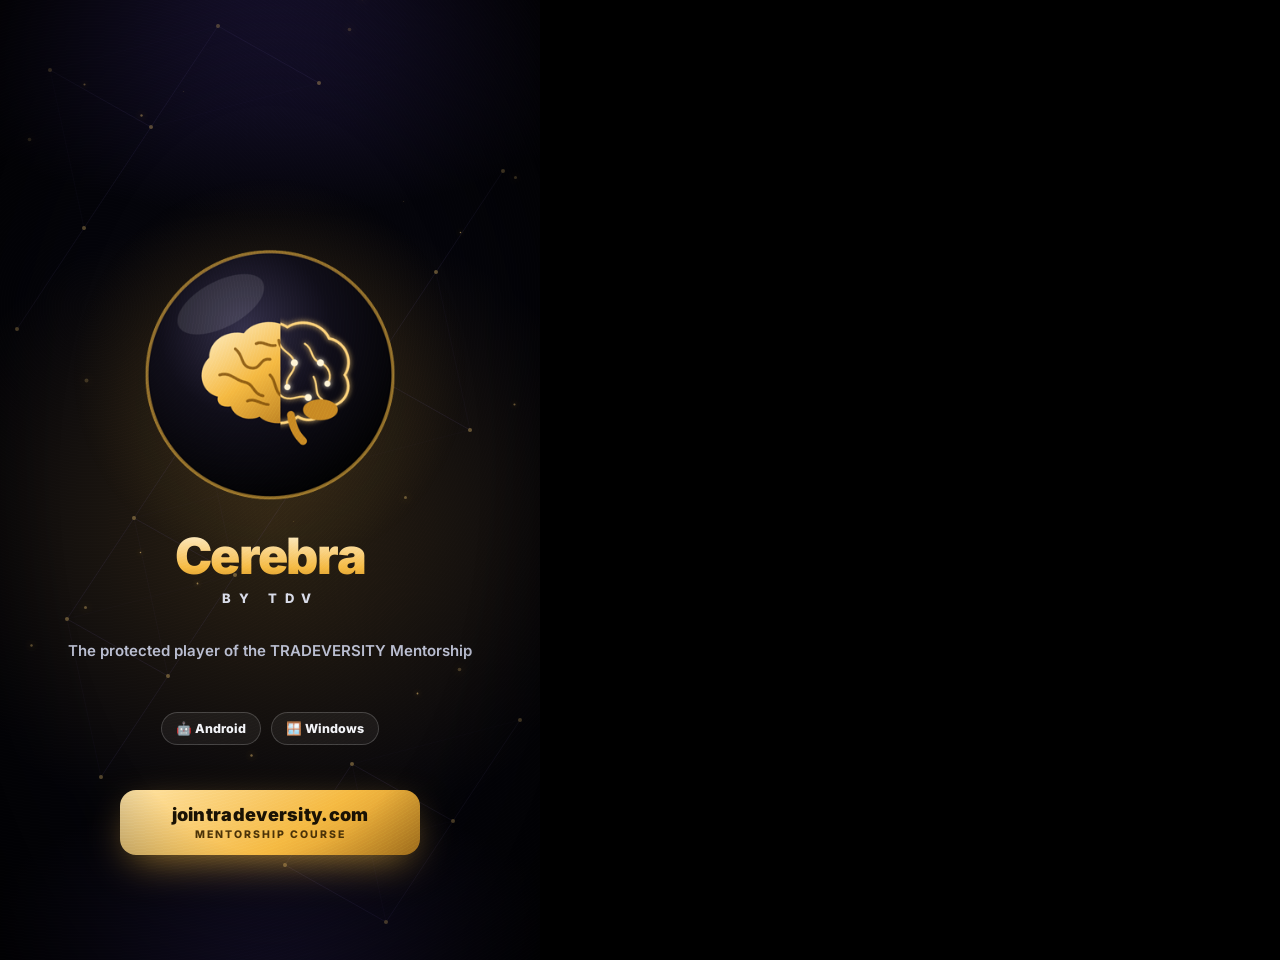
<file: cerebra/intro.html>
<!DOCTYPE html>
<html lang="en"><head><meta charset="utf-8">
<title>Cerebra by TDV — promo</title>
<link rel="stylesheet" href="../fonts/fonts.css?v=1">
<style>
*{box-sizing:border-box;margin:0;padding:0}
html,body{width:540px;height:960px;overflow:hidden;background:#000}
body{font-family:Inter,"Segoe UI",sans-serif;color:#f3f4f8;-webkit-font-smoothing:antialiased}
*{animation-play-state:paused!important}
:root{--g:#f5b942;--g2:#ffd27a;--ink:#05050a}
#stage{position:relative;width:540px;height:960px;overflow:hidden;background:#04040a}
.abs{position:absolute}.full{position:absolute;inset:0}
.ctr{display:flex;align-items:center;justify-content:center;flex-direction:column;text-align:center}
.g{color:var(--g)}

/* generic motions */
@keyframes fadeUp{from{opacity:0;transform:translateY(26px);filter:blur(5px)}to{opacity:1;transform:none;filter:none}}
@keyframes fadeIn{from{opacity:0}to{opacity:1}}
@keyframes fadeOut{from{opacity:1}to{opacity:0}}
@keyframes popIn{from{opacity:0;transform:scale(.6)}70%{transform:scale(1.06)}to{opacity:1;transform:none}}
@keyframes outUp{from{opacity:1;transform:none;filter:none}to{opacity:0;transform:translateY(-22px);filter:blur(6px)}}
@keyframes outZoom{from{opacity:1;transform:none;filter:none}to{opacity:0;transform:scale(1.08);filter:blur(8px)}}
.sc{opacity:0}

/* background: deep violet glow, gold dust, neural lines */
#amb{background:radial-gradient(520px 460px at 50% 55%,rgba(245,185,66,.16),transparent 70%),radial-gradient(640px 420px at 50% -8%,rgba(98,70,190,.32),transparent 70%),radial-gradient(500px 360px at 50% 108%,rgba(98,70,190,.22),transparent 70%);animation:fadeIn 1.6s ease .1s both}
#dust i{position:absolute;width:3px;height:3px;border-radius:50%;background:#ffd27a;box-shadow:0 0 8px #f5b942}
#net{opacity:.0;animation:netIn 2s ease .6s both}
@keyframes netIn{to{opacity:.35}}
#vign{background:radial-gradient(ellipse at 50% 50%,transparent 55%,rgba(0,0,0,.8) 100%);pointer-events:none;z-index:50}
#grain{z-index:51;opacity:.045;background-image:repeating-radial-gradient(circle at 17% 32%,#fff 0 1px,transparent 1px 3px);mix-blend-mode:overlay}

/* captions */
.cap{left:28px;right:28px;top:96px;text-align:center;z-index:20}
.cap .k{display:inline-block;font:700 11px/1 Inter;letter-spacing:4px;color:var(--g);padding:7px 12px;border:1px solid rgba(245,185,66,.4);border-radius:30px;background:rgba(245,185,66,.08);margin-bottom:14px}
.cap h2{font-size:33px;font-weight:900;letter-spacing:-.9px;line-height:1.08}
.cap p{margin-top:10px;font-size:15px;font-weight:600;color:#b9bdd0;line-height:1.4}

/* ===== S1: the orb ===== */
#s1{animation:fadeIn .01s linear 0s both,outZoom .5s ease-in 5.15s forwards}
.orbwrap{left:50%;top:330px;width:300px;height:300px;margin-left:-150px;animation:orbIn 1.3s cubic-bezier(.2,1.1,.3,1) .35s both}
@keyframes orbIn{from{opacity:0;transform:scale(.3) rotate(-25deg);filter:blur(14px)}to{opacity:1;transform:none;filter:none}}
.orbglow{left:50%;top:480px;width:520px;height:520px;margin:-260px;border-radius:50%;background:radial-gradient(circle,rgba(255,210,122,.5),rgba(245,185,66,.12) 35%,transparent 65%);animation:glowP 1.6s ease-out 1.1s both}
@keyframes glowP{from{opacity:0;transform:scale(.3)}30%{opacity:1;transform:scale(1.15)}to{opacity:.6;transform:scale(.9)}}
.ring{left:50%;top:480px;width:330px;height:330px;margin:-165px;border-radius:50%;border:2px solid rgba(255,210,122,.8);animation:ringOut 1.4s ease-out 1.25s both}
.ring.r2{animation-delay:1.5s;border-color:rgba(160,130,255,.6)}
@keyframes ringOut{from{opacity:.9;transform:scale(.6)}to{opacity:0;transform:scale(1.8)}}
#gold{animation:goldFill 1s ease 1.0s both}
@keyframes goldFill{from{clip-path:inset(100% 0 0 0)}to{clip-path:inset(0 0 0 0)}}
.nline{stroke-dasharray:240;stroke-dashoffset:240;animation:draw 1.1s ease 1.35s both}
@keyframes draw{to{stroke-dashoffset:0}}
.node{opacity:0;transform-box:fill-box;transform-origin:center;animation:popIn .4s cubic-bezier(.2,1.4,.4,1) both}
.t1{left:0;right:0;top:640px;animation:fadeUp .7s cubic-bezier(.2,.9,.3,1) 2.0s both}
.t1 b{display:block;font-size:58px;font-weight:900;letter-spacing:-1.5px;background:linear-gradient(180deg,#fff7e2,#f5b942 70%,#c98a24);-webkit-background-clip:text;color:transparent}
.t1 small{display:block;margin-top:4px;font-size:14px;font-weight:800;letter-spacing:9px;color:#d8dbe8}
.t2{left:40px;right:40px;top:762px;font-size:16px;font-weight:600;color:#b9bdd0;line-height:1.45;animation:fadeUp .7s ease 2.8s both}
.t2 b{color:#fff}

/* ===== the phone (S2 – S4) ===== */
#P{left:50%;top:268px;width:262px;height:566px;margin-left:-131px;z-index:10;animation:phIn 1s cubic-bezier(.2,.9,.25,1) 5.55s both,phLeft .8s cubic-bezier(.5,0,.2,1) 13.75s forwards,phOut .5s ease-in 21.6s forwards}
@keyframes phIn{from{opacity:0;transform:translateY(560px) rotate(8deg)}to{opacity:1;transform:none}}
@keyframes phLeft{from{transform:none}to{transform:translate(-112px,40px) scale(.82)}}
@keyframes phOut{from{opacity:1;transform:translate(-112px,40px) scale(.82)}to{opacity:0;transform:translate(-112px,40px) scale(.7);filter:blur(6px)}}
.ph{position:absolute;inset:0;border-radius:40px;padding:10px;background:linear-gradient(145deg,#3b3a4c,#121119 40%,#07070b);box-shadow:0 0 0 1.5px rgba(255,255,255,.14),0 40px 90px -20px rgba(245,185,66,.4),0 0 120px -10px rgba(98,70,190,.45)}
.scr{position:relative;width:100%;height:100%;border-radius:31px;overflow:hidden;background:#07070d}
.notch{left:50%;top:8px;width:84px;height:24px;margin-left:-42px;border-radius:20px;background:#000;z-index:9}
.glare{inset:10px;border-radius:31px;background:linear-gradient(115deg,rgba(255,255,255,.13),transparent 30%,transparent 72%,rgba(255,255,255,.05));z-index:8;pointer-events:none}
.view{position:absolute;inset:0;opacity:0}
/* splash inside the phone (same as the real app) */
#vSplash{background:radial-gradient(circle at 50% 42%,#1d1830,#07070d 70%);animation:fadeIn .3s ease 5.9s both,fadeOut .35s ease 7.7s forwards}
#vSplash img{position:absolute;left:50%;top:150px;width:120px;margin-left:-60px;animation:popIn .6s cubic-bezier(.2,1.3,.4,1) 6.1s both}
#vSplash h4{position:absolute;left:0;right:0;top:290px;text-align:center;font-size:17px;font-weight:600;color:#e6e7ef;animation:fadeUp .5s ease 6.5s both}
#vSplash h4 b{color:var(--g2)}
#vSplash p{position:absolute;left:0;right:0;top:318px;text-align:center;font-size:10px;letter-spacing:4px;font-weight:800;color:#9a9db3;animation:fadeUp .5s ease 6.7s both}
#vSplash .bar{position:absolute;left:70px;right:70px;top:360px;height:3px;border-radius:3px;background:rgba(255,255,255,.1);overflow:hidden}
#vSplash .bar i{display:block;height:100%;background:linear-gradient(90deg,#f5b942,#ffd27a);animation:barG 1.2s ease 6.4s both}
@keyframes barG{from{width:0}to{width:100%}}
/* course list */
#vList{padding:44px 14px 0;animation:fadeIn .4s ease 7.75s both,fadeOut .35s ease 10.95s forwards}
.hdr{display:flex;align-items:center;gap:8px;margin-bottom:6px}
.hdr img{width:26px;height:26px}
.hdr b{font-size:12.5px;font-weight:800;letter-spacing:.2px}
.hdr small{display:block;font-size:9px;color:#8f93a8;font-weight:600}
.prog{height:5px;border-radius:5px;background:rgba(255,255,255,.08);margin:10px 0 12px;overflow:hidden}
.prog i{display:block;height:100%;width:38%;background:linear-gradient(90deg,#f5b942,#ffd27a);animation:barG2 1s ease 8.3s both}
@keyframes barG2{from{width:0}to{width:38%}}
.ls{display:flex;align-items:center;gap:9px;padding:10px;border-radius:13px;background:rgba(255,255,255,.045);border:1px solid rgba(255,255,255,.07);margin-bottom:8px;opacity:0}
.ls .ic{width:30px;height:30px;border-radius:9px;display:grid;place-items:center;font-size:13px;background:rgba(245,185,66,.14);flex:none}
.ls b{display:block;font-size:11px;font-weight:700}
.ls small{display:block;font-size:9px;color:#8f93a8;font-weight:600;margin-top:2px}
.ls.now{border-color:rgba(245,185,66,.55);background:rgba(245,185,66,.08);box-shadow:0 0 22px -6px rgba(245,185,66,.5)}
.ls.lock{opacity:0}.ls.lock .ic{background:rgba(255,255,255,.06)}
.ls.lock b{color:#9a9db3}
/* lesson video */
#vVid{background:#07070d;animation:fadeIn .35s ease 11.0s both}
.vtop{position:absolute;left:0;right:0;top:40px;padding:0 14px;font-size:10px;color:#8f93a8;font-weight:700}
.vtop b{display:block;color:#fff;font-size:12px;margin-top:2px}
.video{position:absolute;left:8px;right:8px;top:86px;height:170px;border-radius:12px;overflow:hidden;background:#0b0c14;border:1px solid rgba(255,255,255,.08)}
.video svg{position:absolute;inset:0}
#chartClip{animation:chartGrow 9s linear 11.2s both}
@keyframes chartGrow{from{width:30px}to{width:244px}}
.wmk{position:absolute;left:8px;top:6px;font-size:7px;font-weight:600;color:rgba(255,255,255,.4);letter-spacing:.2px;z-index:3}
.vbar{position:absolute;left:8px;right:8px;bottom:8px;height:3px;border-radius:3px;background:rgba(255,255,255,.15)}
.vbar i{display:block;height:100%;width:0;background:var(--g);animation:vprog 10s linear 11.2s both}
@keyframes vprog{to{width:62%}}
.play{position:absolute;right:12px;bottom:16px;font-size:9px;color:#cfd2e0;font-weight:700}
.notes{position:absolute;left:12px;right:12px;top:272px}
.notes .line{height:7px;border-radius:4px;background:rgba(255,255,255,.07);margin-bottom:8px}
.asg{position:absolute;left:10px;right:10px;top:350px;padding:11px;border-radius:13px;background:rgba(245,185,66,.07);border:1px solid rgba(245,185,66,.3)}
.asg b{font-size:10.5px}.asg small{display:block;font-size:9px;color:#9a9db3;margin-top:3px}
/* recording badge + flash */
.rec{left:50%;top:228px;margin-left:-62px;width:124px;padding:7px 0;border-radius:30px;background:rgba(220,40,60,.18);border:1px solid rgba(255,80,100,.6);font-size:12px;font-weight:800;color:#ff8a98;text-align:center;z-index:30;opacity:0;animation:popIn .35s ease 12.55s both,fadeOut .3s ease 17.6s forwards}
.rec i{display:inline-block;width:8px;height:8px;border-radius:50%;background:#ff3d57;margin-right:7px;box-shadow:0 0 10px #ff3d57;animation:blink 1s steps(2) 12.55s 6}
@keyframes blink{50%{opacity:.2}}
.flash{inset:0;background:#fff;opacity:0;z-index:40;animation:flash .45s ease-out 13.35s both}
@keyframes flash{from{opacity:0}12%{opacity:.85}to{opacity:0}}
/* what the recorder gets */
.got{left:300px;top:362px;width:212px;height:440px;border-radius:30px;padding:8px;background:linear-gradient(145deg,#2a2a36,#0c0c12);box-shadow:0 0 0 1.5px rgba(255,255,255,.12),0 30px 70px -20px rgba(0,0,0,.9);z-index:11;opacity:0;animation:gotIn .7s cubic-bezier(.2,1.1,.3,1) 13.9s both,fadeOut .45s ease 21.55s forwards}
@keyframes gotIn{from{opacity:0;transform:translateX(160px) rotate(6deg)}to{opacity:1;transform:none}}
.got .blk{position:relative;width:100%;height:100%;border-radius:23px;background:#000;overflow:hidden}
.got .lbl{position:absolute;left:0;right:0;bottom:-46px;text-align:center;font-size:12px;font-weight:800;letter-spacing:.3px;color:#ff8a98}
.got .lbl2{position:absolute;left:0;right:0;top:-26px;text-align:center;font-size:11px;font-weight:800;letter-spacing:2px;color:#8f93a8}
.mine{position:absolute;left:58px;width:200px;text-align:center;top:336px;font-size:11px;font-weight:800;letter-spacing:2px;color:#8f93a8;opacity:0;animation:fadeIn .4s ease 14.3s both,fadeOut .4s ease 21.55s forwards;z-index:12}
/* waveform inside the black frame */
.wave{position:absolute;left:18px;right:18px;top:50%;height:90px;margin-top:-45px;display:flex;align-items:center;justify-content:space-between;opacity:0;animation:fadeIn .3s ease 18.05s both}
.wave i{display:block;width:5px;border-radius:3px;background:linear-gradient(#ffd27a,#f5b942);height:6px}
.mute{position:absolute;left:0;right:0;top:calc(50% + 58px);text-align:center;font-size:30px;opacity:0;animation:popIn .45s cubic-bezier(.2,1.4,.4,1) 19.45s both}
.got .lbl.l2{opacity:0;animation:fadeIn .35s ease 19.5s both}
.got .lbl.l1{animation:fadeOut .3s ease 19.3s forwards}

/* chips */
.chip{position:absolute;left:24px;right:24px;display:flex;align-items:center;gap:10px;padding:11px 14px;border-radius:14px;background:rgba(14,13,24,.82);border:1px solid rgba(245,185,66,.32);box-shadow:0 12px 30px -10px rgba(0,0,0,.8);backdrop-filter:blur(8px);font-size:13.5px;font-weight:700;z-index:25;opacity:0}
.chip i{font-style:normal;font-size:17px;width:24px;text-align:center;flex:none}
.chip small{display:block;font-size:11px;color:#9a9db3;font-weight:600;margin-top:2px}

/* ===== S5: one device ===== */
#s5{animation:fadeIn .4s ease 22.0s both,outUp .45s ease 26.75s forwards}
.mini{position:absolute;top:322px;width:176px;height:372px;border-radius:30px;padding:8px;background:linear-gradient(145deg,#3b3a4c,#121119 40%,#07070b);box-shadow:0 0 0 1.5px rgba(255,255,255,.13),0 30px 70px -24px rgba(245,185,66,.35)}
.mini .scr{border-radius:23px}
.mini.a{left:62px;animation:miniInL .8s cubic-bezier(.2,1,.3,1) 22.15s both}
.mini.b{right:62px;animation:miniInR .8s cubic-bezier(.2,1,.3,1) 23.3s both}
@keyframes miniInL{from{opacity:0;transform:translateX(-200px) rotate(-8deg)}to{opacity:1;transform:rotate(-4deg)}}
@keyframes miniInR{from{opacity:0;transform:translateX(200px) rotate(8deg)}to{opacity:1;transform:rotate(4deg)}}
.mini .in{position:absolute;inset:0;display:flex;flex-direction:column;align-items:center;justify-content:center;text-align:center;padding:14px}
.mini .in img{width:120px;margin:-22px 0 -12px}
.mini .big{font-size:40px;margin-bottom:8px}
.mini .in b{font-size:12.5px;font-weight:800}
.mini .in small{font-size:10px;color:#9a9db3;font-weight:600;margin-top:5px;line-height:1.35}
.badge{position:absolute;left:50%;bottom:-20px;margin-left:-22px;width:44px;height:44px;border-radius:50%;display:grid;place-items:center;font-size:21px;font-weight:900;z-index:3}
.badge.ok{background:#1fbf75;box-shadow:0 0 0 4px #04040a,0 0 26px rgba(31,191,117,.7);animation:popIn .45s cubic-bezier(.2,1.4,.4,1) 22.85s both}
.badge.no{background:#e5364f;box-shadow:0 0 0 4px #04040a,0 0 26px rgba(229,54,79,.7);animation:popIn .45s cubic-bezier(.2,1.4,.4,1) 24.05s both}
.mini.b .in{animation:shake .5s ease 24.05s both}
@keyframes shake{20%{transform:translateX(-6px)}40%{transform:translateX(6px)}60%{transform:translateX(-4px)}80%{transform:translateX(3px)}}

/* ===== S6: step by step ===== */
#s6{animation:fadeIn .4s ease 27.0s both,outUp .45s ease 31.75s forwards}
.wk{position:absolute;left:34px;right:34px;height:74px;display:flex;align-items:center;gap:14px;padding:0 16px;border-radius:18px;background:rgba(255,255,255,.045);border:1px solid rgba(255,255,255,.08);opacity:0}
.wk .ic{width:44px;height:44px;border-radius:13px;display:grid;place-items:center;font-size:20px;background:rgba(245,185,66,.14);flex:none;position:relative}
.wk b{display:block;font-size:15px;font-weight:800}
.wk small{display:block;font-size:12px;color:#9a9db3;font-weight:600;margin-top:3px}
.wk.on{border-color:rgba(245,185,66,.55);background:rgba(245,185,66,.08);box-shadow:0 0 30px -8px rgba(245,185,66,.55)}
.wk .lk,.wk .un{position:absolute;inset:0;display:grid;place-items:center}
.wk3 .un{opacity:0;animation:popIn .4s cubic-bezier(.2,1.4,.4,1) 28.75s both}
.wk3 .lk{animation:lockOff .4s ease 28.55s forwards}
@keyframes lockOff{to{opacity:0;transform:translateY(-14px) rotate(-20deg) scale(.6)}}
.wk3{animation:fadeUp .5s ease 27.75s both,glowOn .6s ease 28.6s forwards}
@keyframes glowOn{from{opacity:1}to{opacity:1;border-color:rgba(245,185,66,.6);background:rgba(245,185,66,.09);box-shadow:0 0 34px -8px rgba(245,185,66,.6)}}
.wk3 .s1{animation:fadeOut .2s ease 28.6s forwards}
.wk3 .s2{position:absolute;top:21px;left:0;white-space:nowrap;opacity:0;animation:fadeIn .3s ease 28.75s both;color:var(--g2)!important}
.mentor{left:34px;right:34px;top:690px;padding:16px;border-radius:18px;background:linear-gradient(135deg,rgba(98,70,190,.22),rgba(245,185,66,.08));border:1px solid rgba(160,130,255,.4);opacity:0;animation:fadeUp .55s ease 29.6s both}
.mentor .row{display:flex;align-items:center;gap:12px}
.mentor .av{width:42px;height:42px;border-radius:50%;background:url(../brand/logo-512.png) center/cover;box-shadow:0 0 0 2px var(--g);flex:none}
.mentor b{font-size:14px;font-weight:800}.mentor small{display:block;font-size:12px;color:#b9bdd0;font-weight:600;margin-top:3px}
.mentor .st{margin-left:auto;padding:6px 10px;border-radius:20px;font-size:11px;font-weight:800;background:rgba(31,191,117,.16);color:#4fe0a0;border:1px solid rgba(31,191,117,.5);opacity:0;animation:popIn .4s cubic-bezier(.2,1.4,.4,1) 30.5s both}

/* ===== S7: install ===== */
#s7{animation:fadeIn .4s ease 32.0s both,outUp .45s ease 36.25s forwards}
.plat{position:absolute;top:300px;width:200px;height:150px;border-radius:22px;background:rgba(255,255,255,.045);border:1px solid rgba(255,255,255,.1);display:flex;flex-direction:column;align-items:center;justify-content:center;gap:10px;opacity:0}
.plat svg{width:54px;height:54px}
.plat b{font-size:16px;font-weight:800}
.plat small{font-size:11px;color:#9a9db3;font-weight:600;margin-top:-6px}
.plat.and{left:56px;animation:popIn .5s cubic-bezier(.2,1.3,.4,1) 32.3s both}
.plat.win{right:56px;animation:popIn .5s cubic-bezier(.2,1.3,.4,1) 32.55s both}
.steps{position:absolute;left:40px;right:40px;top:500px;display:flex;justify-content:space-between}
.stp{width:132px;text-align:center;opacity:0}
.stp .n{width:52px;height:52px;margin:0 auto 10px;border-radius:50%;display:grid;place-items:center;font:900 20px Inter;color:#1a1204;background:linear-gradient(145deg,#ffe4a6,#f5b942 60%,#b97a18);box-shadow:0 0 24px -4px rgba(245,185,66,.7)}
.stp b{font-size:14px;font-weight:800}
.stp small{display:block;font-size:11px;color:#9a9db3;font-weight:600;margin-top:3px}
.steps .ln{position:absolute;top:26px;left:66px;right:66px;height:2px;background:linear-gradient(90deg,#f5b942,#ffd27a);transform-origin:0 50%;transform:scaleX(0);animation:lnG 1.2s ease 33.1s both;z-index:-1}
@keyframes lnG{to{transform:scaleX(1)}}
.upd{left:60px;right:60px;top:690px;padding:15px;border-radius:18px;background:rgba(245,185,66,.08);border:1px solid rgba(245,185,66,.4);display:flex;align-items:center;gap:13px;opacity:0;animation:fadeUp .5s ease 34.5s both}
.upd .sp{width:40px;height:40px;border-radius:50%;display:grid;place-items:center;font-size:22px;color:var(--g2);animation:spin 1.2s linear 34.5s 2;flex:none}
@keyframes spin{to{transform:rotate(360deg)}}
.upd b{font-size:14.5px;font-weight:800}.upd small{display:block;font-size:12px;color:#b9bdd0;font-weight:600;margin-top:3px}

/* ===== S8: relation + end card ===== */
#s8{animation:fadeIn .4s ease 36.5s both,outZoom .5s ease-in 39.6s forwards}
.eq{position:absolute;left:30px;right:30px;height:122px;border-radius:22px;display:flex;align-items:center;gap:16px;padding:0 20px;opacity:0}
.eq img{width:74px;height:74px;flex:none}
.eq b{display:block;font-size:20px;font-weight:900;letter-spacing:-.3px}
.eq small{display:block;font-size:13.5px;color:#b9bdd0;font-weight:600;margin-top:5px;line-height:1.35}
.eq.c{top:330px;background:rgba(255,255,255,.04);border:1px solid rgba(255,255,255,.1);animation:eqL .6s cubic-bezier(.2,1,.3,1) 36.7s both}
.eq.p{top:530px;background:linear-gradient(135deg,rgba(245,185,66,.12),rgba(98,70,190,.16));border:1px solid rgba(245,185,66,.5);box-shadow:0 0 40px -10px rgba(245,185,66,.5);animation:eqR .6s cubic-bezier(.2,1,.3,1) 37.6s both}
.eq.c img{border-radius:50%;box-shadow:0 0 0 2px var(--g)}
@keyframes eqL{from{opacity:0;transform:translateX(-140px)}to{opacity:1;transform:none}}
@keyframes eqR{from{opacity:0;transform:translateX(140px)}to{opacity:1;transform:none}}
.plus{position:absolute;left:0;right:0;top:462px;text-align:center;font-size:30px;font-weight:900;color:var(--g);opacity:0;animation:popIn .4s ease 37.25s both}
.eqline{position:absolute;left:0;right:0;top:700px;text-align:center;font-size:17px;font-weight:700;color:#d8dbe8;opacity:0;animation:fadeUp .5s ease 38.4s both}
.eqline b{color:var(--g2)}

#end{animation:fadeIn .5s ease 39.85s both}
.eorb{left:50%;top:250px;width:250px;height:250px;margin-left:-125px;animation:orbIn 1.1s cubic-bezier(.2,1.1,.3,1) 39.9s both}
.eglow{left:50%;top:375px;width:480px;height:480px;margin:-240px;border-radius:50%;background:radial-gradient(circle,rgba(255,210,122,.42),rgba(245,185,66,.1) 38%,transparent 65%);animation:glowP 1.6s ease-out 40.3s both}
.et{left:0;right:0;top:526px;animation:fadeUp .6s ease 40.5s both}
.et b{display:block;font-size:50px;font-weight:900;letter-spacing:-1.3px;background:linear-gradient(180deg,#fff7e2,#f5b942 70%,#c98a24);-webkit-background-clip:text;color:transparent}
.et small{display:block;margin-top:4px;font-size:13px;font-weight:800;letter-spacing:8px;color:#d8dbe8}
.es{left:40px;right:40px;top:640px;font-size:15px;font-weight:600;color:#b9bdd0;line-height:1.45;animation:fadeUp .6s ease 40.9s both}
.pills{left:0;right:0;top:712px;display:flex;justify-content:center;gap:10px;animation:fadeUp .6s ease 41.2s both}
.pills span{padding:8px 14px;border-radius:30px;font-size:12.5px;font-weight:800;border:1px solid rgba(255,255,255,.18);background:rgba(255,255,255,.05)}
.url{left:50%;top:790px;width:300px;margin-left:-150px;padding:14px 0;border-radius:16px;text-align:center;font-size:18px;font-weight:900;letter-spacing:.3px;color:#1a1204;background:linear-gradient(145deg,#ffe4a6,#f5b942 60%,#c98a24);box-shadow:0 14px 40px -10px rgba(245,185,66,.7);animation:popIn .55s cubic-bezier(.2,1.3,.4,1) 41.55s both}
.url small{display:block;font-size:10.5px;font-weight:800;letter-spacing:2px;margin-top:3px;color:#4a3208}
/* French / Arabic (set from ?lang=) */
html[lang=ar] body{font-family:Cairo,Inter,"Segoe UI",sans-serif}
html[lang=ar] :is(.cap,.t2,.chip,.ls,.wk,.mentor,.stp,.upd,.eq,.eqline,.es,.mini,.vtop,.asg,.notes,.got .lbl,.got .lbl2,.mine,.rec,.url small,.plat,.wmk){letter-spacing:0!important}
html[lang=ar] .cap h2{font-size:31px;line-height:1.3;letter-spacing:0}
html[lang=ar] :is(.chip,.ls,.wk,.mentor .row,.upd,.eq,.hdr,.vtop,.asg){direction:rtl}
html[lang=ar] .wk3 .s2{left:auto;right:0}
html[lang=ar] #stage{direction:rtl}
html[lang=ar] :is(.play,.video svg){direction:ltr}
html[lang=ar] :is(.t1,.et,.url){font-family:Inter,"Segoe UI",sans-serif;direction:ltr}
html[lang=ar] .url small{font-family:Cairo,Inter,sans-serif}
.rec{width:fit-content!important;left:0!important;right:0;margin:0 auto!important;padding:7px 14px!important;white-space:nowrap}
html[lang=fr] :is(.got .lbl2,.mine){letter-spacing:.5px}
html[lang=fr] .cap h2{font-size:30px}
html[lang=fr] .cap .k,html[lang=ar] .cap .k{letter-spacing:2px}
</style></head><body><div id="stage">

<div id="amb" class="full"></div>
<svg id="net" class="full" viewBox="0 0 540 960"></svg>
<div id="dust" class="full"></div>

<!-- shared logo symbol (split brain in a glass orb) -->
<svg width="0" height="0" style="position:absolute"><defs>
 <path id="brain" d="M40 95 C20 90 15 65 30 50 C30 30 50 18 70 22 C80 8 105 5 120 15 C135 5 160 10 168 28 C188 32 196 55 186 70 C196 85 186 105 168 106 C162 120 145 126 132 118 C120 128 98 128 88 118 C75 124 58 118 55 106 C45 108 38 103 40 95 Z"/>
 <g id="folds" fill="none" stroke-linecap="round" stroke-linejoin="round">
  <path d="M60 40 C70 48 66 60 78 62 C90 64 88 50 100 52"/><path d="M110 30 C112 44 126 44 128 56 C130 68 116 72 120 84"/>
  <path d="M140 34 C150 40 146 52 158 56 C168 60 172 72 166 80"/><path d="M42 70 C54 66 60 76 70 78 C82 80 80 92 92 94"/>
  <path d="M100 70 C108 78 104 90 116 96 C126 100 134 92 144 96"/><path d="M150 72 C156 82 150 92 160 98"/>
  <path d="M74 100 C82 96 90 104 98 104"/><path d="M84 34 C92 30 98 38 106 36"/>
 </g>
 <path id="stem" d="M124 116 C126 130 130 138 138 146" fill="none"/>
 <ellipse id="cereb" cx="158" cy="110" rx="20" ry="12"/>
 <radialGradient id="cOrb" cx="40%" cy="32%" r="70%"><stop offset="0" stop-color="#34304a"/><stop offset=".5" stop-color="#100e19"/><stop offset="1" stop-color="#020203"/></radialGradient>
 <linearGradient id="cGold" x1="0" y1="0" x2="1" y2="1"><stop offset="0" stop-color="#fff3cf"/><stop offset=".45" stop-color="#f5b942"/><stop offset="1" stop-color="#9c600f"/></linearGradient>
 <clipPath id="cL"><rect x="0" y="0" width="112" height="160"/></clipPath>
 <clipPath id="cR"><rect x="112" y="0" width="120" height="160"/></clipPath>
 <filter id="cGlow" x="-50%" y="-50%" width="200%" height="200%"><feGaussianBlur stdDeviation="3" result="b"/><feMerge><feMergeNode in="b"/><feMergeNode in="SourceGraphic"/></feMerge></filter>
</defs></svg>

<!-- ===== S1 ===== -->
<div id="s1" class="full sc">
 <div class="orbglow abs"></div><div class="ring abs"></div><div class="ring r2 abs"></div>
 <div class="orbwrap abs">
  <svg viewBox="106 96 300 300" width="300" height="300">
   <circle cx="256" cy="246" r="150" fill="url(#cOrb)"/>
   <circle cx="256" cy="246" r="150" fill="none" stroke="#f5b942" stroke-opacity=".6" stroke-width="4"/>
   <g transform="translate(150 172) scale(1.06)">
    <g id="gold" clip-path="url(#cL)"><use href="#brain" fill="url(#cGold)"/><use href="#folds" stroke="#7a4a08" stroke-width="3.2" opacity=".8"/></g>
    <g clip-path="url(#cR)" filter="url(#cGlow)">
     <use href="#brain" class="nline" fill="none" stroke="#ffd27a" stroke-width="3" pathLength="240"/>
     <g stroke="#ffd27a" stroke-width="2.2" fill="none" stroke-linecap="round">
      <path class="nline" pathLength="240" d="M110 30 C112 44 126 44 128 56 C130 68 116 72 120 84"/>
      <path class="nline" pathLength="240" d="M140 34 C150 40 146 52 158 56 C168 60 172 72 166 80"/>
      <path class="nline" pathLength="240" d="M100 70 C108 78 104 90 116 96 C126 100 134 92 144 96"/>
      <path class="nline" pathLength="240" d="M150 72 C156 82 150 92 160 98"/>
     </g>
     <g fill="#fff4d6"><circle class="node" style="animation-delay:1.9s" cx="128" cy="56" r="4"/><circle class="node" style="animation-delay:2.0s" cx="158" cy="56" r="4"/><circle class="node" style="animation-delay:2.1s" cx="144" cy="96" r="4"/><circle class="node" style="animation-delay:2.2s" cx="166" cy="80" r="3.5"/><circle class="node" style="animation-delay:2.3s" cx="120" cy="84" r="3.5"/></g>
    </g>
    <use href="#cereb" fill="#c98a24"/><use href="#stem" stroke="#c98a24" stroke-width="9" stroke-linecap="round"/>
   </g>
   <ellipse cx="196" cy="160" rx="58" ry="28" fill="#fff" opacity=".1" transform="rotate(-28 196 160)"/>
  </svg>
 </div>
 <div class="t1 abs ctr"><b>Cerebra</b><small>BY TDV</small></div>
 <div class="t2 abs ctr">The private video player of the<br><b>TRADEVERSITY Mentorship</b></div>
</div>

<!-- captions -->
<div class="cap abs sc" style="animation:fadeUp .55s ease 5.7s both,outUp .4s ease 10.85s forwards"><span class="k">THE MENTORSHIP VAULT</span><h2>Your course lives<br><span class="g">in one place.</span></h2></div>
<div class="cap abs sc" style="animation:fadeUp .55s ease 11.1s both,outUp .4s ease 17.75s forwards"><span class="k">ANTI-LEAK</span><h2>Screenshots & screen<br>recordings? <span class="g">Black.</span></h2></div>
<div class="cap abs sc" style="animation:fadeUp .55s ease 17.95s both,outUp .4s ease 21.6s forwards"><span class="k">SOUND TOO</span><h2>Recorders get<br><span class="g">no sound.</span></h2></div>
<div class="cap abs sc" style="animation:fadeUp .55s ease 22.1s both,outUp .4s ease 26.75s forwards"><span class="k">ONE BUYER · ONE DEVICE</span><h2>Your course.<br><span class="g">Your device only.</span></h2></div>
<div class="cap abs sc" style="animation:fadeUp .55s ease 27.1s both,outUp .4s ease 31.75s forwards"><span class="k">LEARN STEP BY STEP</span><h2>New lessons unlock.<br><span class="g">Your mentor reviews.</span></h2></div>
<div class="cap abs sc" style="animation:fadeUp .55s ease 32.1s both,outUp .4s ease 36.25s forwards"><span class="k">ANDROID · WINDOWS</span><h2>Installed in<br><span class="g">3 taps.</span></h2></div>
<div class="cap abs sc" style="animation:fadeUp .55s ease 36.6s both,outUp .4s ease 39.6s forwards"><span class="k">HOW IT FITS</span><h2>One mentorship.<br><span class="g">One secure player.</span></h2></div>

<!-- ===== the phone ===== -->
<div id="P" class="abs sc">
 <div class="ph"><div class="scr">
  <div id="vSplash" class="view"><img src="../brand/cerebra-fg-512.png" alt=""><h4>Welcome to <b>Cerebra Player</b></h4><p>BY TRADEVERSITY</p><div class="bar"><i></i></div></div>
  <div id="vList" class="view">
   <div class="hdr"><img src="../brand/cerebra-fg-512.png" alt=""><div><b>TRADEVERSITY Mentorship</b><small>Lesson 3 of 8 · 38% done</small></div></div>
   <div class="prog"><i></i></div>
   <div class="ls" style="animation:fadeUp .4s ease 8.2s both"><div class="ic">✓</div><div><b>1 · The trader's mindset</b><small>Watched</small></div></div>
   <div class="ls" style="animation:fadeUp .4s ease 8.35s both"><div class="ic">✓</div><div><b>2 · Market structure</b><small>Watched · assignment reviewed</small></div></div>
   <div class="ls now" style="animation:fadeUp .4s ease 8.5s both"><div class="ic">▶</div><div><b>3 · Liquidity & entries</b><small>Continue watching · 12 min</small></div></div>
   <div class="ls lock" style="animation:fadeUp .4s ease 8.65s both"><div class="ic">🔒</div><div><b>4 · Risk like a pro</b><small>Unlocks in 6 days</small></div></div>
   <div class="ls lock" style="animation:fadeUp .4s ease 8.8s both"><div class="ic">🔒</div><div><b>5 · Building your plan</b><small>Unlocks in 13 days</small></div></div>
  </div>
  <div id="vVid" class="view">
   <div class="vtop">LESSON 3<b>Liquidity & entries</b></div>
   <div class="video">
    <span class="wmk">YOUR NAME · your@email.com</span>
    <svg viewBox="0 0 244 170" width="244" height="170" preserveAspectRatio="none"><defs><clipPath id="cc"><rect id="chartClip" x="0" y="0" width="30" height="170"/></clipPath></defs><g id="candles" clip-path="url(#cc)"></g></svg>
    <span class="play">▶ 07:24 / 12:00</span>
    <div class="vbar"><i></i></div>
   </div>
   <div class="notes"><div class="line" style="width:90%"></div><div class="line" style="width:72%"></div><div class="line" style="width:82%"></div></div>
   <div class="asg"><b>📝 Assignment</b><small>Mark 3 liquidity zones on your chart and send it to your mentor.</small></div>
  </div>
 </div></div>
 <div class="notch abs"></div><div class="glare abs"></div>
</div>
<div class="rec abs"><i></i>RECORDING</div>
<div class="mine">WHAT YOU SEE</div>
<div class="got abs"><div class="lbl2">WHAT THE RECORDING GETS</div><div class="blk"><div class="wave" id="wave"></div><div class="mute">🔇</div></div><div class="lbl l1">⬛ Black screen</div><div class="lbl l2" style="color:#ffd27a">⬛ Black screen · 🔇 no sound</div></div>
<div class="flash abs"></div>

<!-- chips around S2 – S4 -->
<div id="chips"></div>

<!-- ===== S5 ===== -->
<div id="s5" class="full sc">
 <div class="mini a"><div class="scr"><div class="in"><img src="../brand/cerebra-fg-512.png" alt=""><b>Your device</b><small>The course is linked<br>to this device</small></div></div><div class="badge ok">✓</div></div>
 <div class="mini b"><div class="scr"><div class="in"><div class="big">🚫</div><b>Another device</b><small>This course is linked<br>to its owner's device</small></div></div><div class="badge no">✕</div></div>
</div>

<!-- ===== S6 ===== -->
<div id="s6" class="full sc">
 <div class="wk on" style="top:320px;animation:fadeUp .5s ease 27.35s both"><div class="ic">✓</div><div><b>Week 1 · Foundations</b><small>Watched · assignment reviewed</small></div></div>
 <div class="wk on" style="top:410px;animation:fadeUp .5s ease 27.55s both"><div class="ic">✓</div><div><b>Week 2 · Structure</b><small>Watched · assignment reviewed</small></div></div>
 <div class="wk wk3" style="top:500px"><div class="ic"><span class="lk">🔒</span><span class="un">🔓</span></div><div style="position:relative"><b>Week 3 · Entries</b><small class="s1">Unlocks in 1 day</small><small class="s2">Unlocked · watch now</small></div></div>
 <div class="wk" style="top:590px;animation:fadeUp .5s ease 27.95s both"><div class="ic" style="background:rgba(255,255,255,.06)">🔒</div><div><b style="color:#9a9db3">Week 4 · Risk</b><small>Unlocks next week</small></div></div>
 <div class="mentor abs"><div class="row"><div class="av"></div><div><b>Assignment reviewed</b><small>"Clean zones. Now wait for the sweep."</small></div><span class="st">✓ DONE</span></div></div>
</div>

<!-- ===== S7 ===== -->
<div id="s7" class="full sc">
 <div class="plat and"><svg viewBox="0 0 24 24"><path fill="#3ddc84" d="M17.6 9.48l1.84-3.18c.16-.31.04-.69-.26-.85a.637.637 0 0 0-.83.22l-1.88 3.24a11.43 11.43 0 0 0-8.94 0L5.65 5.67a.643.643 0 0 0-.87-.2c-.28.18-.37.54-.22.83L6.4 9.48A10.78 10.78 0 0 0 1 18h22a10.78 10.78 0 0 0-5.4-8.52M7 15.25a1.25 1.25 0 1 1 0-2.5 1.25 1.25 0 0 1 0 2.5m10 0a1.25 1.25 0 1 1 0-2.5 1.25 1.25 0 0 1 0 2.5"/></svg><b>Android</b><small>Cerebra app</small></div>
 <div class="plat win"><svg viewBox="0 0 24 24"><path fill="#3fa9f5" d="M3 5.1 10.4 4v7.1H3zm0 13.8 7.4 1.1v-7H3zm8.3 1.2L21 21.5V13h-9.7zm0-16.2V11.1H21V2.5z"/></svg><b>Windows PC</b><small>Cerebra app</small></div>
 <div class="steps"><div class="ln"></div>
  <div class="stp" style="animation:popIn .45s cubic-bezier(.2,1.3,.4,1) 33.1s both"><div class="n">1</div><b>Download</b><small>from the course page</small></div>
  <div class="stp" style="animation:popIn .45s cubic-bezier(.2,1.3,.4,1) 33.55s both"><div class="n">2</div><b>Install</b><small>one tap</small></div>
  <div class="stp" style="animation:popIn .45s cubic-bezier(.2,1.3,.4,1) 34.0s both"><div class="n">3</div><b>Log in</b><small>and watch</small></div>
 </div>
 <div class="upd abs"><div class="sp">⟳</div><div><b>Always up to date</b><small>New versions download by themselves when you open the app.</small></div></div>
</div>

<!-- ===== S8 ===== -->
<div id="s8" class="full sc">
 <div class="eq c"><img src="../brand/logo-512.png" alt=""><div><b>TRADEVERSITY Mentorship</b><small>The lessons, the assignments,<br>your mentor.</small></div></div>
 <div class="plus">+</div>
 <div class="eq p"><img src="../brand/cerebra-fg-512.png" alt="" style="transform:scale(1.35)"><div><b>Cerebra by TDV</b><small>The secure player where<br>you watch every lesson.</small></div></div>
 <div class="eqline">Join the mentorship → <b>watch it in Cerebra.</b></div>
</div>

<div id="end" class="full sc">
 <div class="eglow abs"></div>
 <div class="eorb abs"><img src="../brand/cerebra-fg-512.png" alt="" style="width:250px;height:250px;transform:scale(1.72)"></div>
 <div class="et abs ctr"><b>Cerebra</b><small>BY TDV</small></div>
 <div class="es abs ctr">The protected player of the TRADEVERSITY Mentorship</div>
 <div class="pills abs"><span>🤖 Android</span><span>🪟 Windows</span></div>
 <div class="url abs">jointradeversity.com<small>MENTORSHIP COURSE</small></div>
</div>

<div id="vign" class="full"></div><div id="grain" class="full"></div>
</div>
<script>
const DUR=44.5;
/* gold dust drifting */
const du=document.getElementById('dust');
for(let i=0;i<34;i++){const d=document.createElement('i');const x=(i*97)%540,y=(i*233)%960,s=.4+((i*13)%10)/10;d.style.left=x+'px';d.style.top=y+'px';d.style.opacity=.15+((i*7)%10)/22;d.style.transform=`scale(${s})`;
 const n='du'+i,st=document.createElement('style');st.textContent=`@keyframes ${n}{from{transform:translate(0,0) scale(${s})}to{transform:translate(${((i%5)-2)*14}px,${-120-(i%7)*30}px) scale(${s})}}`;document.head.appendChild(st);
 d.style.animation=`${n} ${DUR}s linear 0s both`;du.appendChild(d)}
/* faint neural network in the background */
const net=document.getElementById('net');let pts=[];for(let i=0;i<22;i++)pts.push([(i*151+40)%520+10,(i*347+60)%940+10]);
let h='';pts.forEach((p,i)=>{pts.forEach((q,j)=>{if(j>i){const d=Math.hypot(p[0]-q[0],p[1]-q[1]);if(d<190)h+=`<line x1="${p[0]}" y1="${p[1]}" x2="${q[0]}" y2="${q[1]}" stroke="#8f7ad8" stroke-width=".7" opacity="${(1-d/190).toFixed(2)}"/>`}})});
pts.forEach(p=>h+=`<circle cx="${p[0]}" cy="${p[1]}" r="2" fill="#ffd27a"/>`);net.innerHTML=h;
/* candles of the lesson video */
let y=100,c='';for(let i=0;i<30;i++){const o=y;y+=Math.sin(i*1.7)*9+Math.cos(i*.6)*6-(i>16?2.2:0)+(i<8?1.5:0);const hi=Math.min(o,y)-4-(i%3)*2,lo=Math.max(o,y)+4+(i%4);const up=y<o,x=8+i*7.8;
 c+=`<line x1="${x+2.5}" y1="${hi}" x2="${x+2.5}" y2="${lo}" stroke="${up?'#26c281':'#e5536a'}" stroke-width="1"/><rect x="${x}" y="${Math.min(o,y)}" width="5" height="${Math.max(2,Math.abs(y-o))}" fill="${up?'#26c281':'#e5536a'}"/>`}
c+=`<rect x="120" y="58" width="124" height="16" fill="rgba(245,185,66,.18)"/><text x="196" y="69" font-size="7" fill="#ffd27a" font-family="Inter" font-weight="700">LIQUIDITY</text>`;
document.getElementById('candles').innerHTML=c;
/* waveform: alive, then flattened */
const wv=document.getElementById('wave');for(let i=0;i<22;i++){const b=document.createElement('i');const hh=18+((i*37)%60);const n='wv'+i,st=document.createElement('style');
 st.textContent=`@keyframes ${n}{0%{height:6px}10%{height:${hh}px}25%{height:${hh*.5}px}40%{height:${hh}px}55%{height:${hh*.7}px}70%{height:${hh}px}85%{height:6px;opacity:1}100%{height:4px;opacity:.35}}`;document.head.appendChild(st);
 b.style.animation=`${n} 1.4s ease 18.1s both`;wv.appendChild(b)}
/* chips [in, out, top, icon, title, sub] */
/* language: ?lang=fr | ar (English by default) */
const LANG=(location.search.match(/[?&]lang=(fr|ar)/)||[])[1]||"en";document.documentElement.lang=LANG;
const TR=(en,fr,ar)=>LANG==="fr"?fr:LANG==="ar"?ar:en;
const CH=[[8.9,10.8,822,"🎓",TR("Only the Mentorship opens here","Seule la formation s'ouvre ici","تُفتح هنا دورة الإرشاد فقط"),TR("No other pages, no distractions","Aucune autre page, aucune distraction","لا صفحات أخرى، لا تشتيت")],
 [9.35,10.8,884,"📱",TR("Android phones & Windows PCs","Téléphones Android et PC Windows","هواتف أندرويد وحواسيب ويندوز"),""],
 [15.0,17.6,866,"🛡️",TR("Hidden from screen recorders","Invisible pour les enregistreurs d'écran","مخفي عن برامج تسجيل الشاشة"),TR("Android: black screen · PC: hidden window","Android : écran noir · PC : fenêtre masquée","أندرويد: شاشة سوداء · الحاسوب: نافذة مخفية")],
 [19.9,21.5,866,"⏸️",TR("On PC, a recorder app pauses the lesson","Sur PC, un enregistreur met la leçon en pause","على الحاسوب، برنامج التسجيل يوقف الدرس"),TR("Close it and the lesson comes back","Fermez-le et la leçon revient","أغلقه ويعود الدرس")],
 [24.6,26.6,760,"✍️",TR("Your name on every video","Votre nom sur chaque vidéo","اسمك على كل فيديو"),TR("A leaked copy points back to its owner","Une copie qui fuit désigne son propriétaire","أي نسخة مسرّبة تكشف صاحبها")],
 [25.1,26.6,822,"🔁",TR("Changed phone?","Nouveau téléphone ?","غيّرت هاتفك؟"),TR("Move the course yourself, safely","Transférez la formation vous-même, en sécurité","انقل الدورة بنفسك وبأمان")]];
/* [selector, index, French, Arabic]: innerHTML replaced when the language is not English */
const TX=[
 [".t2",0,"Le lecteur vidéo privé de la<br><b>formation mentorat TRADEVERSITY</b>","مشغّل الفيديو الخاص بـ<br><b>دورة الإرشاد TRADEVERSITY</b>"],
 [".cap .k",0,"LE COFFRE DU MENTORAT","خزنة الإرشاد"],[".cap h2",0,'Votre formation vit<br><span class="g">à un seul endroit.</span>','دورتك كلها<br><span class="g">في مكان واحد.</span>'],
 [".cap .k",1,"ANTI-FUITE","ضد التسريب"],[".cap h2",1,'Captures et enregistrements<br>d\'écran ? <span class="g">Noirs.</span>','لقطات وتسجيلات<br>الشاشة؟ <span class="g">سوداء.</span>'],
 [".cap .k",2,"LE SON AUSSI","والصوت أيضاً"],[".cap h2",2,'Les enregistreurs<br><span class="g">n\'ont aucun son.</span>','برامج التسجيل<br><span class="g">بدون صوت.</span>'],
 [".cap .k",3,"UN ACHETEUR · UN APPAREIL","مشترٍ واحد · جهاز واحد"],[".cap h2",3,'Votre formation.<br><span class="g">Votre appareil seulement.</span>','دورتك.<br><span class="g">على جهازك فقط.</span>'],
 [".cap .k",4,"ÉTAPE PAR ÉTAPE","خطوة بخطوة"],[".cap h2",4,'Les leçons se débloquent.<br><span class="g">Votre mentor corrige.</span>','دروس جديدة تُفتح.<br><span class="g">ومرشدك يراجع.</span>'],
 [".cap h2",5,'Installée en<br><span class="g">3 gestes.</span>','التثبيت في<br><span class="g">3 خطوات.</span>'],
 [".cap .k",6,"COMMENT ÇA MARCHE","كيف يعمل"],[".cap h2",6,'Une formation.<br><span class="g">Un lecteur sécurisé.</span>','دورة واحدة.<br><span class="g">ومشغّل آمن واحد.</span>'],
 ["#vList .hdr b",0,"Formation mentorat TRADEVERSITY","دورة الإرشاد TRADEVERSITY"],["#vList .hdr small",0,"Leçon 3 sur 8 · 38 % terminé","الدرس 3 من 8 · أُنجز 38%"],
 ["#vList .ls b",0,"1 · L'état d'esprit du trader","1 · عقلية المتداول"],["#vList .ls small",0,"Vue","تمت المشاهدة"],
 ["#vList .ls b",1,"2 · Structure du marché","2 · هيكل السوق"],["#vList .ls small",1,"Vue · exercice corrigé","تمت المشاهدة · التمرين مُراجَع"],
 ["#vList .ls b",2,"3 · Liquidité et entrées","3 · السيولة ونقاط الدخول"],["#vList .ls small",2,"Reprendre · 12 min","أكمل المشاهدة · 12 دقيقة"],
 ["#vList .ls b",3,"4 · Le risque comme un pro","4 · إدارة المخاطر كالمحترفين"],["#vList .ls small",3,"Disponible dans 6 jours","يُفتح بعد 6 أيام"],
 ["#vList .ls b",4,"5 · Construire votre plan","5 · بناء خطتك"],["#vList .ls small",4,"Disponible dans 13 jours","يُفتح بعد 13 يوماً"],
 [".vtop",0,"LEÇON 3<b>Liquidité et entrées</b>","الدرس 3<b>السيولة ونقاط الدخول</b>"],[".wmk",0,"VOTRE NOM · votre@email.com","اسمك · your@email.com"],
 [".asg",0,"<b>📝 Exercice</b><small>Marquez 3 zones de liquidité sur votre graphique et envoyez-le à votre mentor.</small>","<b>📝 تمرين</b><small>حدّد 3 مناطق سيولة على الشارت وأرسله إلى مرشدك.</small>"],
 [".rec",0,"<i></i>ENREGISTREMENT","<i></i>تسجيل"],[".mine",0,"CE QUE VOUS VOYEZ","ما تراه أنت"],[".got .lbl2",0,"CE QUE L'ENREGISTREMENT CAPTE","ما يلتقطه التسجيل"],
 [".got .lbl.l1",0,"⬛ Écran noir","⬛ شاشة سوداء"],[".got .lbl.l2",0,"⬛ Écran noir · 🔇 aucun son","⬛ شاشة سوداء · 🔇 بدون صوت"],
 [".mini.a .in b",0,"Votre appareil","جهازك"],[".mini.a .in small",0,"La formation est liée<br>à cet appareil","الدورة مرتبطة<br>بهذا الجهاز"],
 [".mini.b .in b",0,"Un autre appareil","جهاز آخر"],[".mini.b .in small",0,"La formation est liée à<br>l'appareil de son propriétaire","هذه الدورة مرتبطة<br>بجهاز صاحبها"],
 ["#s6 .wk b",0,"Semaine 1 · Les bases","الأسبوع 1 · الأساسيات"],["#s6 .wk small",0,"Vue · exercice corrigé","تمت المشاهدة · التمرين مُراجَع"],
 ["#s6 .wk b",1,"Semaine 2 · Structure","الأسبوع 2 · هيكل السوق"],["#s6 .wk small",1,"Vue · exercice corrigé","تمت المشاهدة · التمرين مُراجَع"],
 ["#s6 .wk b",2,"Semaine 3 · Entrées","الأسبوع 3 · نقاط الدخول"],["#s6 .wk small",2,"Disponible dans 1 jour","يُفتح بعد يوم"],["#s6 .wk small",3,"Débloquée · à regarder","مفتوح · شاهد الآن"],
 ["#s6 .wk b",3,"Semaine 4 · Risque","الأسبوع 4 · المخاطر"],["#s6 .wk small",4,"Disponible la semaine prochaine","يُفتح الأسبوع القادم"],
 [".mentor b",0,"Exercice corrigé","تمت مراجعة التمرين"],[".mentor small",0,"« Zones propres. Attends maintenant le sweep. »","«مناطق واضحة. انتظر الآن سحب السيولة.»"],[".mentor .st",0,"✓ VALIDÉ","✓ تم"],
 [".plat.and b",0,"Android","أندرويد"],[".plat.and small",0,"Application Cerebra","تطبيق Cerebra"],[".plat.win b",0,"PC Windows","حاسوب ويندوز"],[".plat.win small",0,"Application Cerebra","تطبيق Cerebra"],
 [".stp b",0,"Télécharger","حمّل"],[".stp small",0,"depuis la page du cours","من صفحة الدورة"],[".stp b",1,"Installer","ثبّت"],[".stp small",1,"en un geste","بلمسة واحدة"],[".stp b",2,"Se connecter","سجّل الدخول"],[".stp small",2,"et regarder","وشاهد"],
 [".upd b",0,"Toujours à jour","محدّث دائماً"],[".upd small",0,"Les nouvelles versions se téléchargent toutes seules à l'ouverture.","الإصدارات الجديدة تُحمَّل تلقائياً عند فتح التطبيق."],
 [".eq.c b",0,"Formation mentorat TRADEVERSITY","دورة الإرشاد TRADEVERSITY"],[".eq.c small",0,"Les leçons, les exercices,<br>votre mentor.","الدروس، التمارين،<br>ومرشدك."],
 [".eq.p small",0,"Le lecteur sécurisé où<br>vous regardez chaque leçon.","المشغّل الآمن الذي<br>تشاهد فيه كل درس."],
 [".eqline",0,"Rejoignez la formation → <b>regardez-la dans Cerebra.</b>","انضم إلى الدورة ← <b>وشاهدها في Cerebra.</b>"],
 [".es",0,"Le lecteur protégé de la formation mentorat TRADEVERSITY","المشغّل المحمي لدورة الإرشاد TRADEVERSITY"],
 [".pills span",0,"🤖 Android","🤖 أندرويد"],[".pills span",1,"🪟 Windows","🪟 ويندوز"],[".url small",0,"FORMATION MENTORAT","دورة الإرشاد"]];
if(LANG!=="en")TX.forEach(([s,i,fr,ar])=>{const e=document.querySelectorAll(s)[i];if(e)e.innerHTML=LANG==="fr"?fr:ar});
const chs=document.getElementById('chips');
CH.forEach(([a,b,top,ic,t,s])=>{const d=document.createElement('div');d.className='chip';d.style.top=top+'px';d.innerHTML=`<i>${ic}</i><div>${t}${s?`<small>${s}</small>`:''}</div>`;
 d.style.animation=`fadeUp .45s cubic-bezier(.2,1,.3,1) ${a}s both,outUp .35s ease ${b}s forwards`;chs.appendChild(d)});
function seek(t){document.getAnimations().forEach(a=>{a.pause();a.currentTime=t*1000})}
window.seek=seek;window.DUR=DUR;
window.ready=Promise.all([document.fonts.ready,...[...document.images].map(i=>i.complete?1:new Promise(r=>{i.onload=i.onerror=r})),
 ...["../brand/logo-512.png"].map(s=>new Promise(r=>{const i=new Image();i.onload=i.onerror=r;i.src=s}))]).then(()=>seek(0));
</script></body></html>
</file>
<file: fonts/fonts.css>
/* TRADEVERSITY fonts, hosted on our own site (no request to Google). Geist, Geist Mono, Inter, JetBrains Mono, Cairo: SIL Open Font License 1.1. Downloaded 2026-11-26. */
/* arabic */
@font-face {
  font-family: 'Cairo';
  font-style: normal;
  font-weight: 400 900;
  font-display: swap;
  src: url(cairo-arabic.woff2) format('woff2');
  unicode-range: U+0600-06FF, U+0750-077F, U+0870-0891, U+0897-08E1, U+08E3-08FF, U+200C-200E, U+2010-2011, U+204F, U+2E41, U+FB50-FDFF, U+FE70-FE74, U+FE76-FEFC, U+102E0-102FB, U+10E60-10E7E, U+10EC2-10EC7, U+10EC9-10EEE, U+10EF0-10EFF, U+1EE00-1EE03, U+1EE05-1EE1F, U+1EE21-1EE22, U+1EE24, U+1EE27, U+1EE29-1EE32, U+1EE34-1EE37, U+1EE39, U+1EE3B, U+1EE42, U+1EE47, U+1EE49, U+1EE4B, U+1EE4D-1EE4F, U+1EE51-1EE52, U+1EE54, U+1EE57, U+1EE59, U+1EE5B, U+1EE5D, U+1EE5F, U+1EE61-1EE62, U+1EE64, U+1EE67-1EE6A, U+1EE6C-1EE72, U+1EE74-1EE77, U+1EE79-1EE7C, U+1EE7E, U+1EE80-1EE89, U+1EE8B-1EE9B, U+1EEA1-1EEA3, U+1EEA5-1EEA9, U+1EEAB-1EEBB, U+1EEF0-1EEF1;
}
/* latin-ext */
@font-face {
  font-family: 'Cairo';
  font-style: normal;
  font-weight: 400 900;
  font-display: swap;
  src: url(cairo-latin-ext.woff2) format('woff2');
  unicode-range: U+0100-02BA, U+02BD-02C5, U+02C7-02CC, U+02CE-02D7, U+02DD-02FF, U+0304, U+0308, U+0329, U+1D00-1DBF, U+1E00-1E9F, U+1EF2-1EFF, U+2020, U+20A0-20AB, U+20AD-20C4, U+2113, U+2C60-2C7F, U+A720-A7FF;
}
/* latin */
@font-face {
  font-family: 'Cairo';
  font-style: normal;
  font-weight: 400 900;
  font-display: swap;
  src: url(cairo-latin.woff2) format('woff2');
  unicode-range: U+0000-00FF, U+0131, U+0152-0153, U+02BB-02BC, U+02C6, U+02DA, U+02DC, U+0304, U+0308, U+0329, U+2000-206F, U+20AC, U+2122, U+2191, U+2193, U+2212, U+2215, U+FEFF, U+FFFD;
}
/* cyrillic-ext */
@font-face {
  font-family: 'Geist';
  font-style: normal;
  font-weight: 400 700;
  font-display: swap;
  src: url(geist-cyrillic-ext.woff2) format('woff2');
  unicode-range: U+0460-052F, U+1C80-1C8A, U+20B4, U+2DE0-2DFF, U+A640-A69F, U+FE2E-FE2F;
}
/* cyrillic */
@font-face {
  font-family: 'Geist';
  font-style: normal;
  font-weight: 400 700;
  font-display: swap;
  src: url(geist-cyrillic.woff2) format('woff2');
  unicode-range: U+0301, U+0400-045F, U+0490-0491, U+04B0-04B1, U+2116;
}
/* vietnamese */
@font-face {
  font-family: 'Geist';
  font-style: normal;
  font-weight: 400 700;
  font-display: swap;
  src: url(geist-vietnamese.woff2) format('woff2');
  unicode-range: U+0102-0103, U+0110-0111, U+0128-0129, U+0168-0169, U+01A0-01A1, U+01AF-01B0, U+0300-0301, U+0303-0304, U+0308-0309, U+0323, U+0329, U+1EA0-1EF9, U+20AB;
}
/* latin-ext */
@font-face {
  font-family: 'Geist';
  font-style: normal;
  font-weight: 400 700;
  font-display: swap;
  src: url(geist-latin-ext.woff2) format('woff2');
  unicode-range: U+0100-02BA, U+02BD-02C5, U+02C7-02CC, U+02CE-02D7, U+02DD-02FF, U+0304, U+0308, U+0329, U+1D00-1DBF, U+1E00-1E9F, U+1EF2-1EFF, U+2020, U+20A0-20AB, U+20AD-20C4, U+2113, U+2C60-2C7F, U+A720-A7FF;
}
/* latin */
@font-face {
  font-family: 'Geist';
  font-style: normal;
  font-weight: 400 700;
  font-display: swap;
  src: url(geist-latin.woff2) format('woff2');
  unicode-range: U+0000-00FF, U+0131, U+0152-0153, U+02BB-02BC, U+02C6, U+02DA, U+02DC, U+0304, U+0308, U+0329, U+2000-206F, U+20AC, U+2122, U+2191, U+2193, U+2212, U+2215, U+FEFF, U+FFFD;
}
/* cyrillic-ext */
@font-face {
  font-family: 'Geist Mono';
  font-style: normal;
  font-weight: 400 600;
  font-display: swap;
  src: url(geist-mono-cyrillic-ext.woff2) format('woff2');
  unicode-range: U+0460-052F, U+1C80-1C8A, U+20B4, U+2DE0-2DFF, U+A640-A69F, U+FE2E-FE2F;
}
/* cyrillic */
@font-face {
  font-family: 'Geist Mono';
  font-style: normal;
  font-weight: 400 600;
  font-display: swap;
  src: url(geist-mono-cyrillic.woff2) format('woff2');
  unicode-range: U+0301, U+0400-045F, U+0490-0491, U+04B0-04B1, U+2116;
}
/* symbols2 */
@font-face {
  font-family: 'Geist Mono';
  font-style: normal;
  font-weight: 400 600;
  font-display: swap;
  src: url(geist-mono-symbols2.woff2) format('woff2');
  unicode-range: U+2000-2001, U+2004-2008, U+200A, U+23B8-23BD, U+2500-259F;
}
/* vietnamese */
@font-face {
  font-family: 'Geist Mono';
  font-style: normal;
  font-weight: 400 600;
  font-display: swap;
  src: url(geist-mono-vietnamese.woff2) format('woff2');
  unicode-range: U+0102-0103, U+0110-0111, U+0128-0129, U+0168-0169, U+01A0-01A1, U+01AF-01B0, U+0300-0301, U+0303-0304, U+0308-0309, U+0323, U+0329, U+1EA0-1EF9, U+20AB;
}
/* latin-ext */
@font-face {
  font-family: 'Geist Mono';
  font-style: normal;
  font-weight: 400 600;
  font-display: swap;
  src: url(geist-mono-latin-ext.woff2) format('woff2');
  unicode-range: U+0100-02BA, U+02BD-02C5, U+02C7-02CC, U+02CE-02D7, U+02DD-02FF, U+0304, U+0308, U+0329, U+1D00-1DBF, U+1E00-1E9F, U+1EF2-1EFF, U+2020, U+20A0-20AB, U+20AD-20C4, U+2113, U+2C60-2C7F, U+A720-A7FF;
}
/* latin */
@font-face {
  font-family: 'Geist Mono';
  font-style: normal;
  font-weight: 400 600;
  font-display: swap;
  src: url(geist-mono-latin.woff2) format('woff2');
  unicode-range: U+0000-00FF, U+0131, U+0152-0153, U+02BB-02BC, U+02C6, U+02DA, U+02DC, U+0304, U+0308, U+0329, U+2000-206F, U+20AC, U+2122, U+2191, U+2193, U+2212, U+2215, U+FEFF, U+FFFD;
}
/* cyrillic-ext */
@font-face {
  font-family: 'Inter';
  font-style: normal;
  font-weight: 400 900;
  font-display: swap;
  src: url(inter-cyrillic-ext.woff2) format('woff2');
  unicode-range: U+0460-052F, U+1C80-1C8A, U+20B4, U+2DE0-2DFF, U+A640-A69F, U+FE2E-FE2F;
}
/* cyrillic */
@font-face {
  font-family: 'Inter';
  font-style: normal;
  font-weight: 400 900;
  font-display: swap;
  src: url(inter-cyrillic.woff2) format('woff2');
  unicode-range: U+0301, U+0400-045F, U+0490-0491, U+04B0-04B1, U+2116;
}
/* greek-ext */
@font-face {
  font-family: 'Inter';
  font-style: normal;
  font-weight: 400 900;
  font-display: swap;
  src: url(inter-greek-ext.woff2) format('woff2');
  unicode-range: U+1F00-1FFF;
}
/* greek */
@font-face {
  font-family: 'Inter';
  font-style: normal;
  font-weight: 400 900;
  font-display: swap;
  src: url(inter-greek.woff2) format('woff2');
  unicode-range: U+0370-0377, U+037A-037F, U+0384-038A, U+038C, U+038E-03A1, U+03A3-03FF;
}
/* vietnamese */
@font-face {
  font-family: 'Inter';
  font-style: normal;
  font-weight: 400 900;
  font-display: swap;
  src: url(inter-vietnamese.woff2) format('woff2');
  unicode-range: U+0102-0103, U+0110-0111, U+0128-0129, U+0168-0169, U+01A0-01A1, U+01AF-01B0, U+0300-0301, U+0303-0304, U+0308-0309, U+0323, U+0329, U+1EA0-1EF9, U+20AB;
}
/* latin-ext */
@font-face {
  font-family: 'Inter';
  font-style: normal;
  font-weight: 400 900;
  font-display: swap;
  src: url(inter-latin-ext.woff2) format('woff2');
  unicode-range: U+0100-02BA, U+02BD-02C5, U+02C7-02CC, U+02CE-02D7, U+02DD-02FF, U+0304, U+0308, U+0329, U+1D00-1DBF, U+1E00-1E9F, U+1EF2-1EFF, U+2020, U+20A0-20AB, U+20AD-20C4, U+2113, U+2C60-2C7F, U+A720-A7FF;
}
/* latin */
@font-face {
  font-family: 'Inter';
  font-style: normal;
  font-weight: 400 900;
  font-display: swap;
  src: url(inter-latin.woff2) format('woff2');
  unicode-range: U+0000-00FF, U+0131, U+0152-0153, U+02BB-02BC, U+02C6, U+02DA, U+02DC, U+0304, U+0308, U+0329, U+2000-206F, U+20AC, U+2122, U+2191, U+2193, U+2212, U+2215, U+FEFF, U+FFFD;
}
/* cyrillic-ext */
@font-face {
  font-family: 'JetBrains Mono';
  font-style: normal;
  font-weight: 500 700;
  font-display: swap;
  src: url(jetbrains-mono-cyrillic-ext.woff2) format('woff2');
  unicode-range: U+0460-052F, U+1C80-1C8A, U+20B4, U+2DE0-2DFF, U+A640-A69F, U+FE2E-FE2F;
}
/* cyrillic */
@font-face {
  font-family: 'JetBrains Mono';
  font-style: normal;
  font-weight: 500 700;
  font-display: swap;
  src: url(jetbrains-mono-cyrillic.woff2) format('woff2');
  unicode-range: U+0301, U+0400-045F, U+0490-0491, U+04B0-04B1, U+2116;
}
/* greek */
@font-face {
  font-family: 'JetBrains Mono';
  font-style: normal;
  font-weight: 500 700;
  font-display: swap;
  src: url(jetbrains-mono-greek.woff2) format('woff2');
  unicode-range: U+0370-0377, U+037A-037F, U+0384-038A, U+038C, U+038E-03A1, U+03A3-03FF;
}
/* vietnamese */
@font-face {
  font-family: 'JetBrains Mono';
  font-style: normal;
  font-weight: 500 700;
  font-display: swap;
  src: url(jetbrains-mono-vietnamese.woff2) format('woff2');
  unicode-range: U+0102-0103, U+0110-0111, U+0128-0129, U+0168-0169, U+01A0-01A1, U+01AF-01B0, U+0300-0301, U+0303-0304, U+0308-0309, U+0323, U+0329, U+1EA0-1EF9, U+20AB;
}
/* latin-ext */
@font-face {
  font-family: 'JetBrains Mono';
  font-style: normal;
  font-weight: 500 700;
  font-display: swap;
  src: url(jetbrains-mono-latin-ext.woff2) format('woff2');
  unicode-range: U+0100-02BA, U+02BD-02C5, U+02C7-02CC, U+02CE-02D7, U+02DD-02FF, U+0304, U+0308, U+0329, U+1D00-1DBF, U+1E00-1E9F, U+1EF2-1EFF, U+2020, U+20A0-20AB, U+20AD-20C4, U+2113, U+2C60-2C7F, U+A720-A7FF;
}
/* latin */
@font-face {
  font-family: 'JetBrains Mono';
  font-style: normal;
  font-weight: 500 700;
  font-display: swap;
  src: url(jetbrains-mono-latin.woff2) format('woff2');
  unicode-range: U+0000-00FF, U+0131, U+0152-0153, U+02BB-02BC, U+02C6, U+02DA, U+02DC, U+0304, U+0308, U+0329, U+2000-206F, U+20AC, U+2122, U+2191, U+2193, U+2212, U+2215, U+FEFF, U+FFFD;
}
</file>
<file: tools.css>
[hidden]{display:none!important}
/* Public free-tool pages (risk calculator, consistency rule, prop firm coupons). Same look as the phone app v4:
   black base with blue + crimson light, glass cards, white pill actions, champagne for numbers. */
:root{--bg:#07080c;--glass:linear-gradient(180deg,rgba(255,255,255,.07),rgba(255,255,255,.025));--edge:rgba(255,255,255,.09);--tx:#f3f4f7;--mut:#9ea3b0;
  --ch:#e8cfa5;--ch2:#f2dfbd;--ok:#5fc28d;--bad:#ef6a5a;--warn:#f0b65a;--pearl:linear-gradient(180deg,#fff,#e6e8ee);--ink:#0d0f14}
*{box-sizing:border-box}
html,body{margin:0;min-height:100%}
body{background:radial-gradient(80% 45% at 0% 0%,rgba(46,72,170,.40),transparent 62%),radial-gradient(60% 38% at 100% 4%,rgba(178,40,58,.24),transparent 60%),
  radial-gradient(90% 40% at 50% 100%,rgba(30,44,110,.20),transparent 70%),linear-gradient(180deg,#0b0d16,#07080c 60%,#050608);background-attachment:fixed;
  color:var(--tx);font:15px/1.6 Geist,Inter,system-ui,-apple-system,"Segoe UI",sans-serif;-webkit-font-smoothing:antialiased}
html[lang=ar] body{font-family:Cairo,Geist,Inter,sans-serif}
a{color:var(--ch2)}
.wrap{max-width:980px;margin:0 auto;padding:16px 16px 40px}
.top{display:flex;align-items:center;justify-content:space-between;gap:10px;margin-bottom:12px}
.brand{display:flex;align-items:center;gap:10px;color:var(--tx);text-decoration:none;font-weight:800;letter-spacing:.4px}
.brand i{width:34px;height:34px;border-radius:50%;background:url(brand/logo-192.png) center/cover;box-shadow:0 0 0 1px rgba(255,255,255,.25)}
.langs{display:flex;gap:6px}
.langs button{border:1px solid var(--edge);background:rgba(255,255,255,.05);color:var(--mut);border-radius:999px;padding:5px 11px;font:inherit;font-size:12.5px;cursor:pointer}
.langs button.on{background:var(--pearl);color:var(--ink);border-color:transparent;font-weight:700}
.crumbs{font-size:12.5px;color:var(--mut);margin:4px 0 10px}.crumbs a{color:var(--mut)}
.tnav{display:flex;gap:4px;flex-wrap:nowrap;overflow-x:auto;scrollbar-width:none;margin:0 0 14px;padding:5px;border-radius:999px;background:rgba(255,255,255,.05);border:1px solid var(--edge);width:max-content;max-width:100%}.tnav::-webkit-scrollbar{display:none}
.tnav a{flex:none;white-space:nowrap;padding:8px 13px;border-radius:999px;color:#b9bdc8;text-decoration:none;font-size:13.5px;font-weight:600}
.tnav a.on{background:var(--pearl);color:var(--ink)}
h1{font-size:clamp(26px,5vw,38px);line-height:1.12;letter-spacing:-.03em;margin:4px 0 8px;font-weight:700}
h2{font-size:21px;letter-spacing:-.02em;margin:28px 0 10px}
h3,h2.h3{font-size:16px;margin:0 0 10px;letter-spacing:normal}
.lead{color:#c9ccd5;margin:0 0 16px;max-width:720px}
.card{background:var(--glass);border:1px solid var(--edge);border-radius:22px;padding:18px;box-shadow:inset 0 1px 0 rgba(255,255,255,.08),0 20px 40px -26px rgba(0,0,0,.9)}
.grid{display:grid;gap:12px}.g2{grid-template-columns:1fr 1fr}.g3{grid-template-columns:repeat(3,1fr)}
.cols{display:grid;grid-template-columns:1.05fr .95fr;gap:14px;align-items:start}
@media(max-width:760px){.cols,.g2{grid-template-columns:1fr}.g3{grid-template-columns:1fr 1fr}}
label.f{display:grid;gap:6px;font-size:12.5px;color:var(--mut);font-weight:600}
.i{width:100%;padding:11px 13px;border-radius:14px;border:1px solid rgba(255,255,255,.12);background:rgba(0,0,0,.25);color:var(--tx);font:inherit;font-size:16px}
.i:focus{outline:2px solid rgba(255,255,255,.5);outline-offset:1px}
.seg{display:flex;flex-wrap:wrap;gap:6px}
.seg button{border:1px solid rgba(255,255,255,.12);background:rgba(255,255,255,.05);color:#c3c7d0;border-radius:999px;padding:8px 13px;font:inherit;font-size:13.5px;font-weight:600;cursor:pointer}
.seg button.on{background:var(--pearl);color:var(--ink);border-color:transparent}
.k{font-size:12.5px;color:var(--mut);font-weight:600;margin-bottom:6px}
.row{display:flex;gap:8px;align-items:center}.row>.i{flex:1;min-width:0}.row>.seg{flex:none;flex-wrap:nowrap}
.btn{display:inline-flex;align-items:center;justify-content:center;gap:8px;border-radius:999px;padding:11px 18px;font:inherit;font-weight:650;text-decoration:none;cursor:pointer;border:1px solid rgba(255,255,255,.14);background:rgba(255,255,255,.06);color:var(--tx)}
.btn.pri{background:var(--pearl);color:var(--ink);border-color:transparent;box-shadow:0 10px 26px -14px rgba(255,255,255,.55)}
.mono{font-family:"Geist Mono","JetBrains Mono",ui-monospace,monospace;font-variant-numeric:tabular-nums}
.big{font-size:34px;font-weight:650;letter-spacing:-.03em}
.mut{color:var(--mut)}
.tiles{display:grid;grid-template-columns:1fr 1fr;gap:10px}
.tile{border-radius:18px;padding:14px;background:rgba(255,255,255,.04);border:1px solid var(--edge)}
.tile .ty{font-size:12px;color:var(--mut);font-weight:700;text-transform:uppercase;letter-spacing:.06em}
.tile .n{font-size:38px;font-weight:650;letter-spacing:-.03em;color:#fff;margin:2px 0}
.tile .n small{font-size:14px;color:var(--mut);font-weight:500;margin-inline-start:6px}
.tile .kv{display:flex;justify-content:space-between;font-size:13px;color:#c9ccd5;margin-top:3px}
.tile.zero .n{color:var(--mut)}
.bar{height:6px;border-radius:999px;background:rgba(255,255,255,.08);overflow:hidden;margin:8px 0 4px}.bar i{display:block;height:100%;background:linear-gradient(90deg,#b8935f,#f0d9b0)}
.status{border-radius:14px;padding:11px 13px;font-weight:600;font-size:14px}
.status.good{background:rgba(95,194,141,.12);border:1px solid rgba(95,194,141,.35);color:#9fe3bd}
.status.mid{background:rgba(240,182,90,.10);border:1px solid rgba(240,182,90,.35);color:#f5cf8f}
.status.bad{background:rgba(239,106,90,.10);border:1px solid rgba(239,106,90,.35);color:#f5a397}
.tw{overflow-x:auto}
table.t{width:100%;border-collapse:collapse;font-size:13px}
table.t th,table.t td{padding:8px 9px;border-bottom:1px solid rgba(255,255,255,.07);text-align:start;white-space:nowrap}
table.t th{color:var(--mut);font-weight:600;font-size:12px}
.prose p,.prose li{color:#cfd2da}.prose ol,.prose ul{padding-inline-start:20px}
details.q{background:var(--glass);border:1px solid var(--edge);border-radius:16px;margin:8px 0;padding:0 14px}
details.q summary{cursor:pointer;padding:13px 0;font-weight:600;list-style:none;display:flex;justify-content:space-between;gap:10px}
details.q summary::-webkit-details-marker{display:none}
details.q summary:after{content:"+";color:var(--ch);font-weight:800}details.q[open] summary:after{content:"–"}
details.q p{margin:0 0 14px;color:#cfd2da}
.cta{margin-top:26px;display:flex;flex-wrap:wrap;gap:14px;align-items:center;justify-content:space-between;
  background:radial-gradient(60% 90% at 100% 0%,rgba(190,50,70,.25),transparent 60%),radial-gradient(70% 100% at 0% 0%,rgba(60,90,200,.30),transparent 65%),var(--glass)}
.cta b{font-size:18px}.cta p{margin:4px 0 0;color:#c9ccd5}
.risk{font-size:12.5px;color:var(--mut);margin-top:18px;border-inline-start:2px solid rgba(239,106,90,.5);padding-inline-start:10px}
footer{margin-top:26px;display:flex;flex-wrap:wrap;gap:12px;font-size:13px;color:var(--mut)}footer a{color:var(--mut)}
/* consistency rows */
.cs-row{display:grid;grid-template-columns:62px 1fr 80px 34px;gap:8px;align-items:center;margin:6px 0}
.cs-row .d{font-size:13px;color:var(--mut)}
.cs-sh{position:relative;font-size:13px;text-align:end;padding-bottom:5px}.cs-sh i{position:absolute;left:0;bottom:0;height:3px;border-radius:9px;background:var(--ch)}
.cs-row.over .cs-sh{color:var(--bad)}.cs-row.over .cs-sh i{background:var(--bad)}.cs-row.over .i{border-color:rgba(239,106,90,.6)}
.cs-x{border:0;background:rgba(255,255,255,.06);color:var(--mut);border-radius:50%;width:32px;height:32px;cursor:pointer}
.pills{display:flex;gap:6px;flex-wrap:wrap}
/* coupons */
.cp{display:grid;gap:10px}
.cp .hd{display:flex;justify-content:space-between;align-items:center;gap:10px}
.cp .pct{font-size:44px;font-weight:700;letter-spacing:-.04em;color:#fff;line-height:1}
.cp .pct small{font-size:15px;color:var(--mut);font-weight:500}
.tag{display:inline-block;font-size:11.5px;font-weight:700;padding:4px 10px;border-radius:999px;background:rgba(255,255,255,.08);border:1px solid rgba(255,255,255,.12);color:#d9dce4}
.tag.dz{background:rgba(95,194,141,.12);border-color:rgba(95,194,141,.35);color:#9fe3bd}
.code{display:flex;align-items:center;justify-content:space-between;gap:10px;border:1px dashed rgba(232,207,165,.55);border-radius:14px;padding:10px 12px;background:rgba(232,207,165,.06)}
.code b{font-size:20px;letter-spacing:.12em;color:var(--ch2)}
.firms{display:grid;grid-template-columns:repeat(auto-fill,minmax(220px,1fr));gap:10px}
.firm{padding:12px 14px;border-radius:16px;background:rgba(255,255,255,.04);border:1px solid var(--edge)}
.firm b{display:block}.firm small{color:var(--mut)}
.toast{position:fixed;left:50%;bottom:24px;transform:translateX(-50%);background:var(--pearl);color:var(--ink);padding:10px 16px;border-radius:999px;font-weight:650;opacity:0;transition:opacity .2s;pointer-events:none}
.toast.on{opacity:1}
</file>
